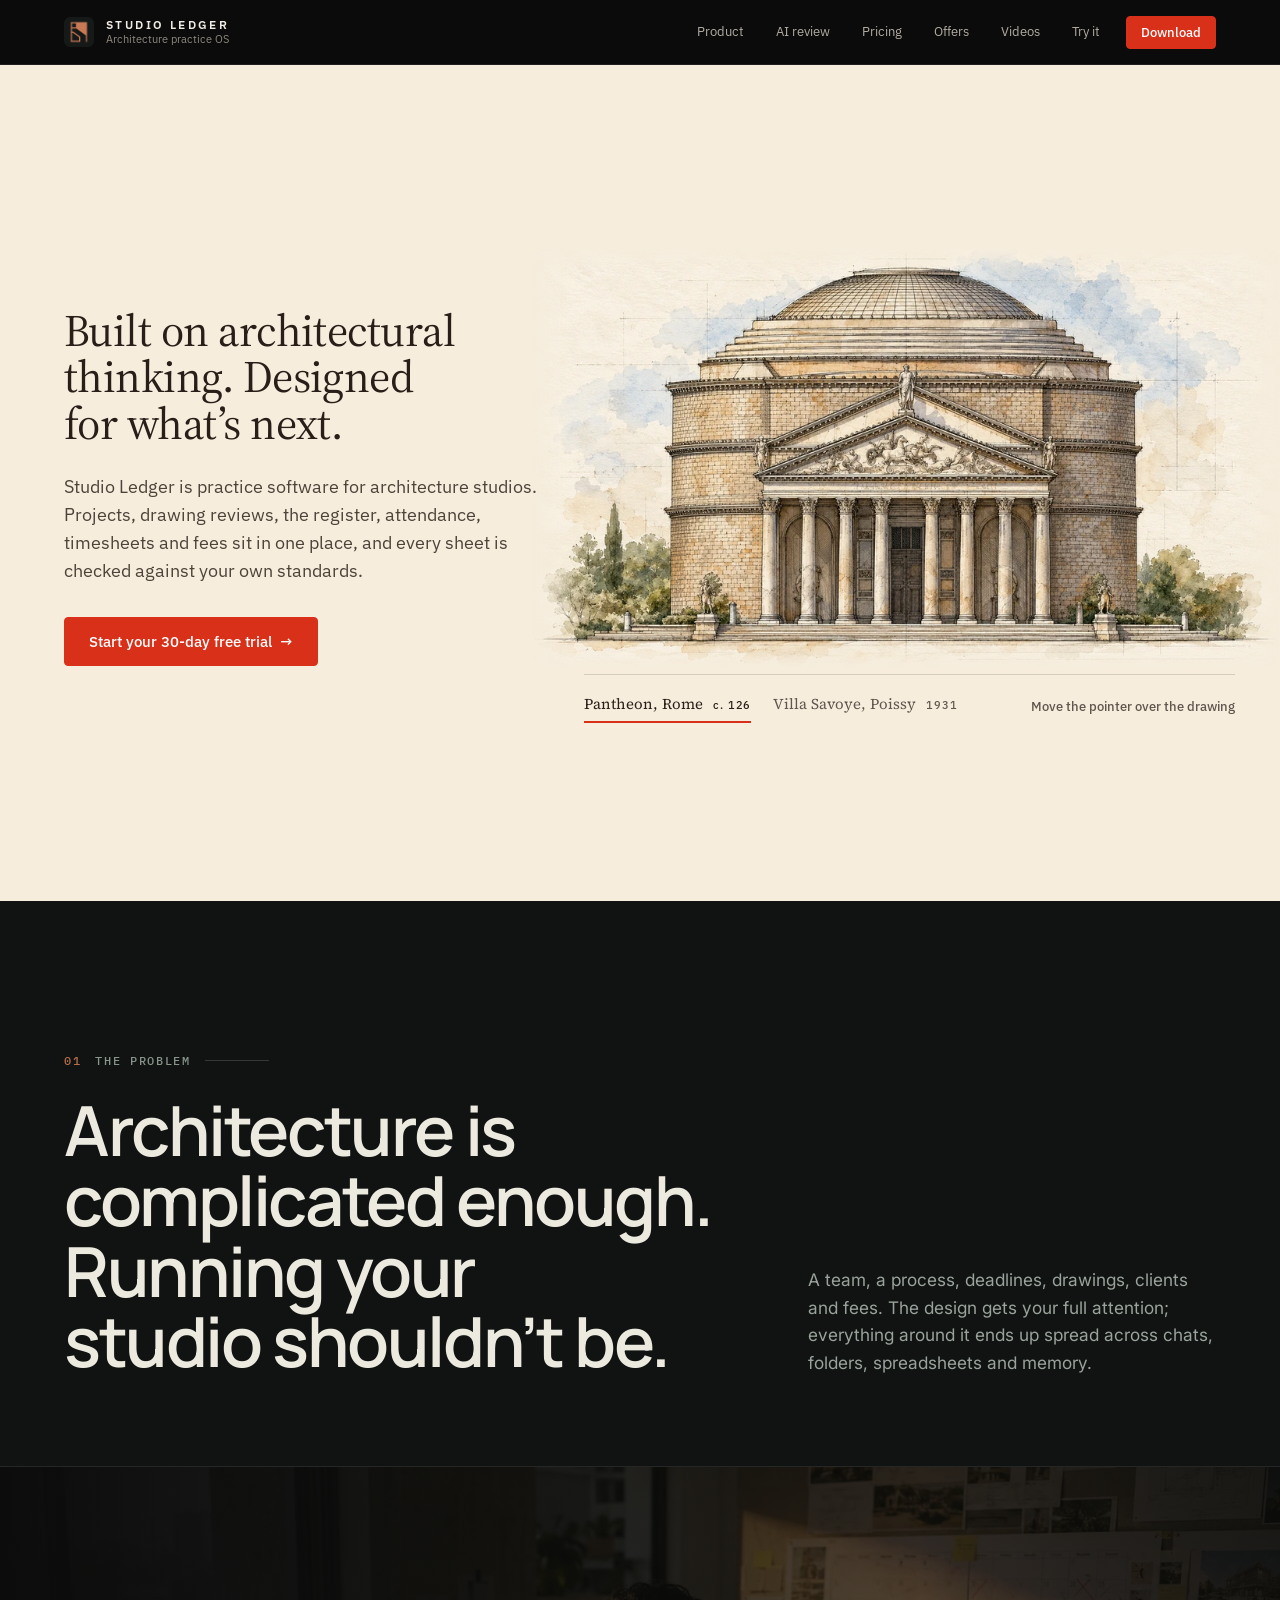
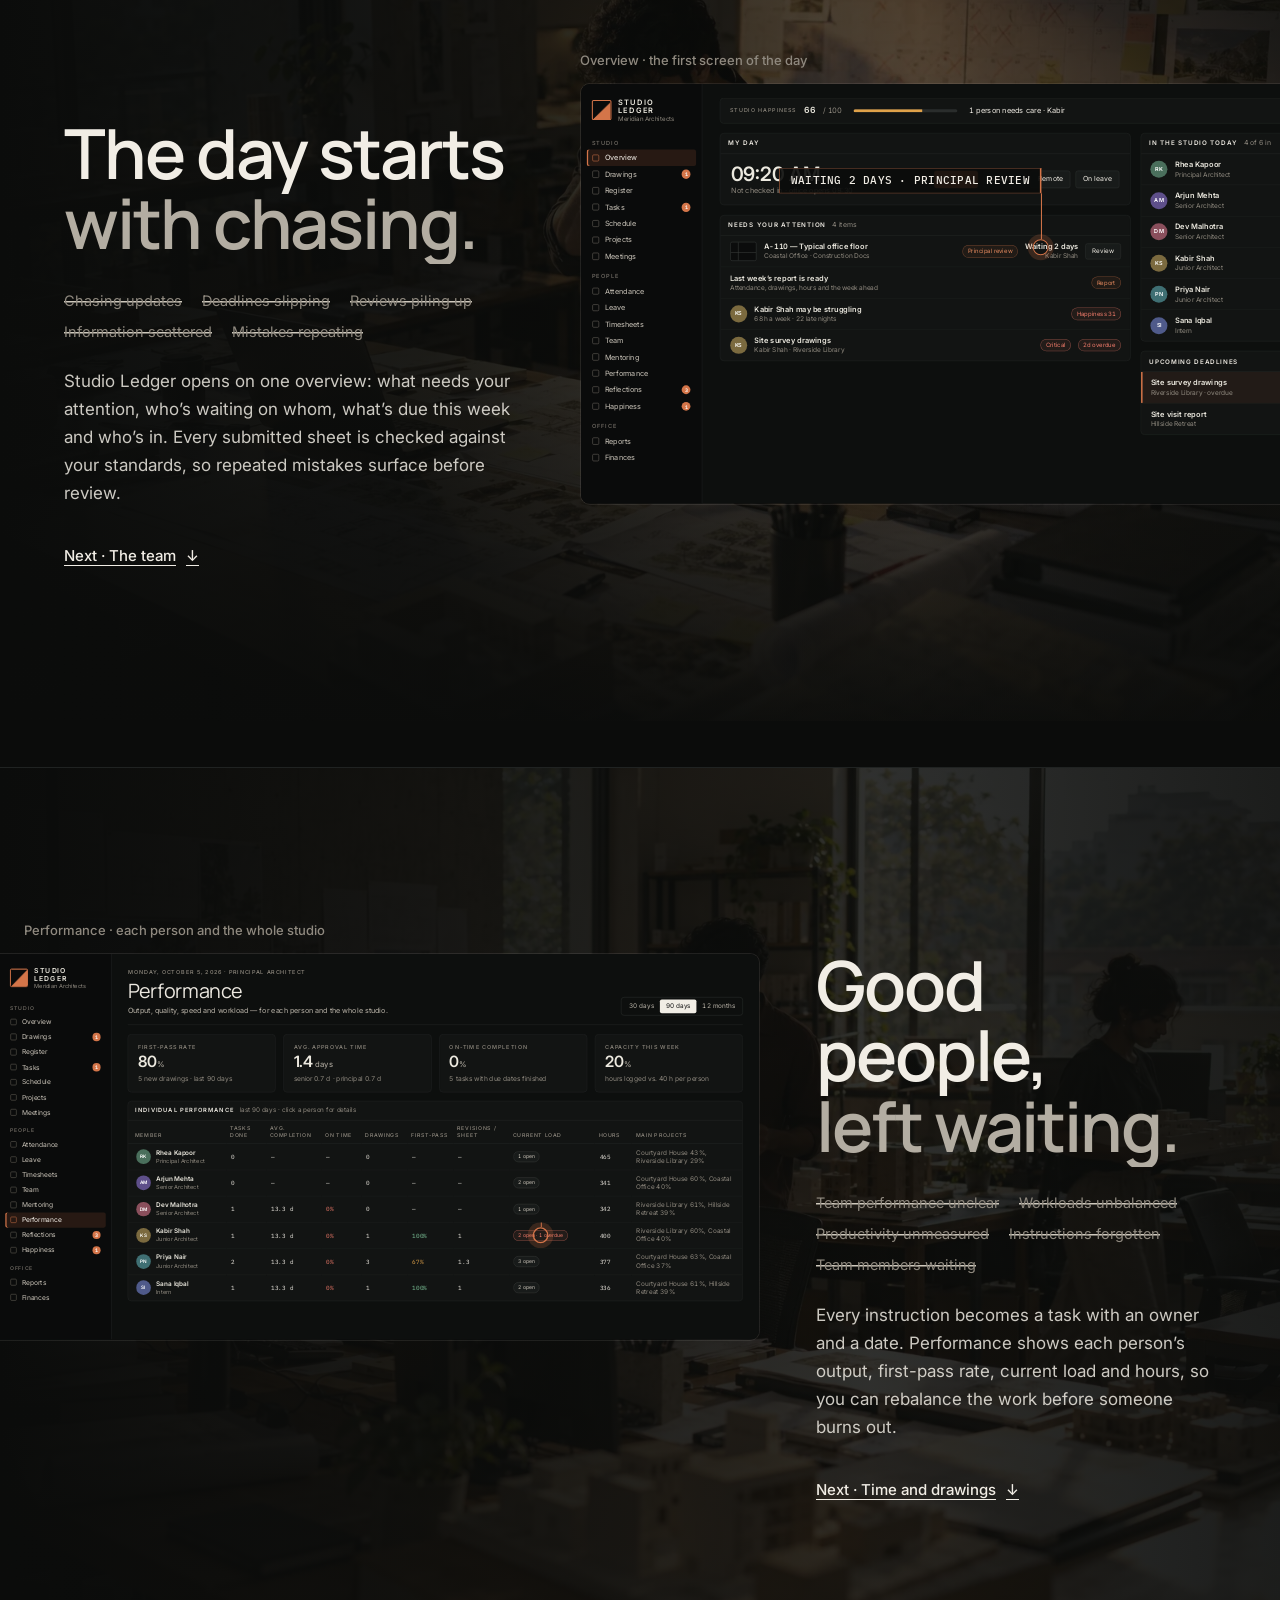
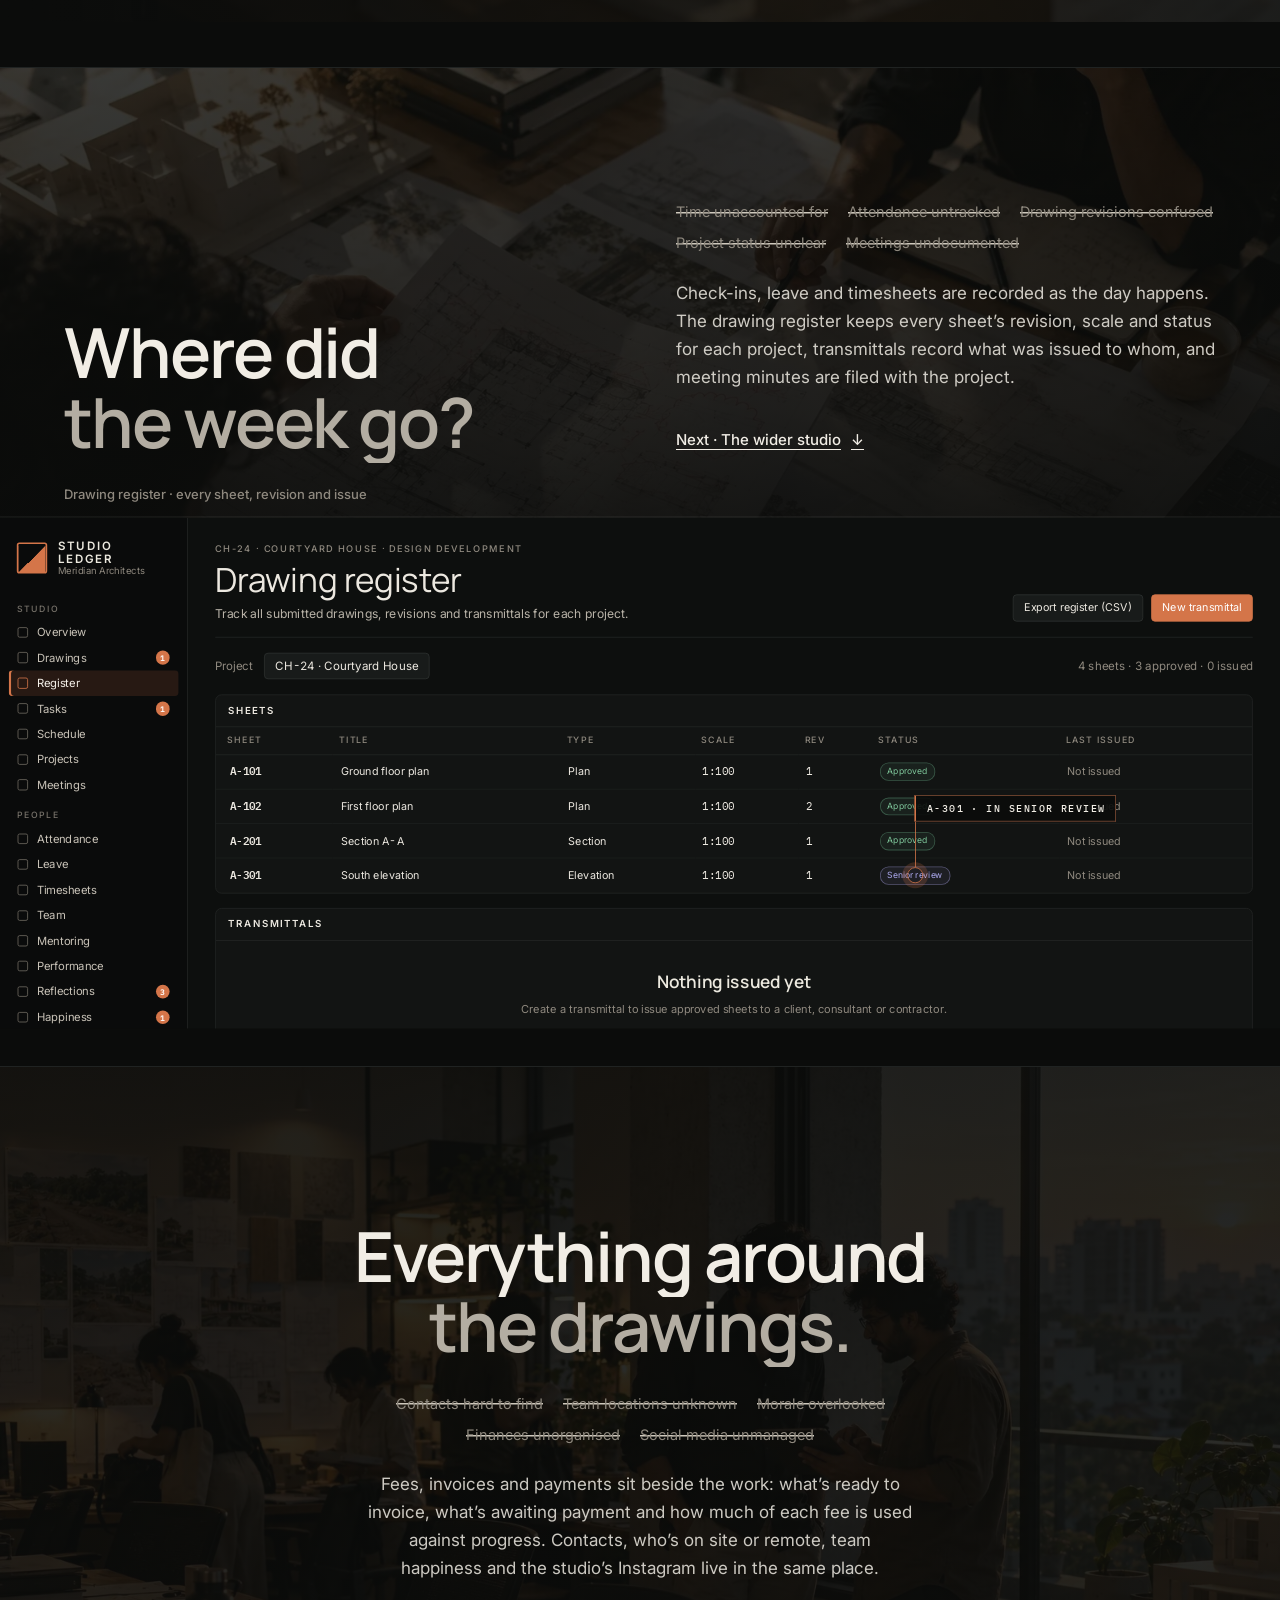
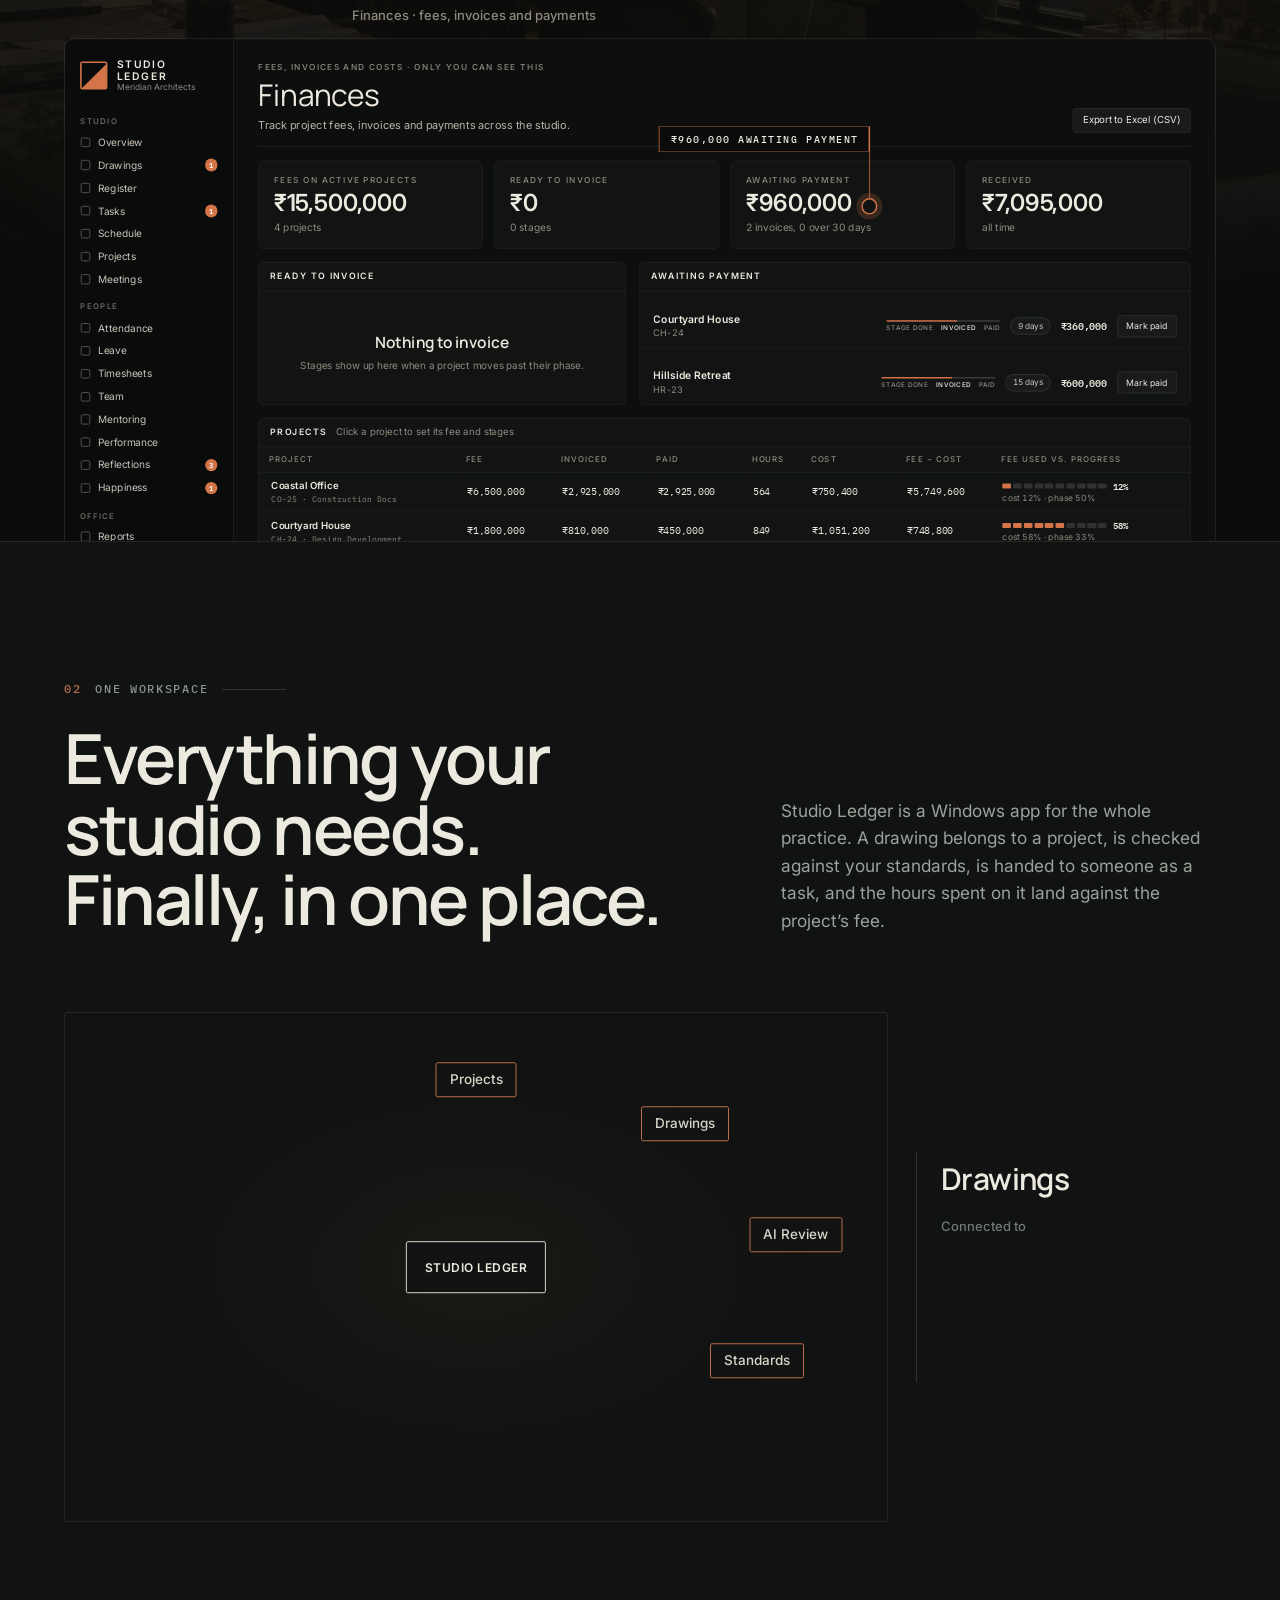
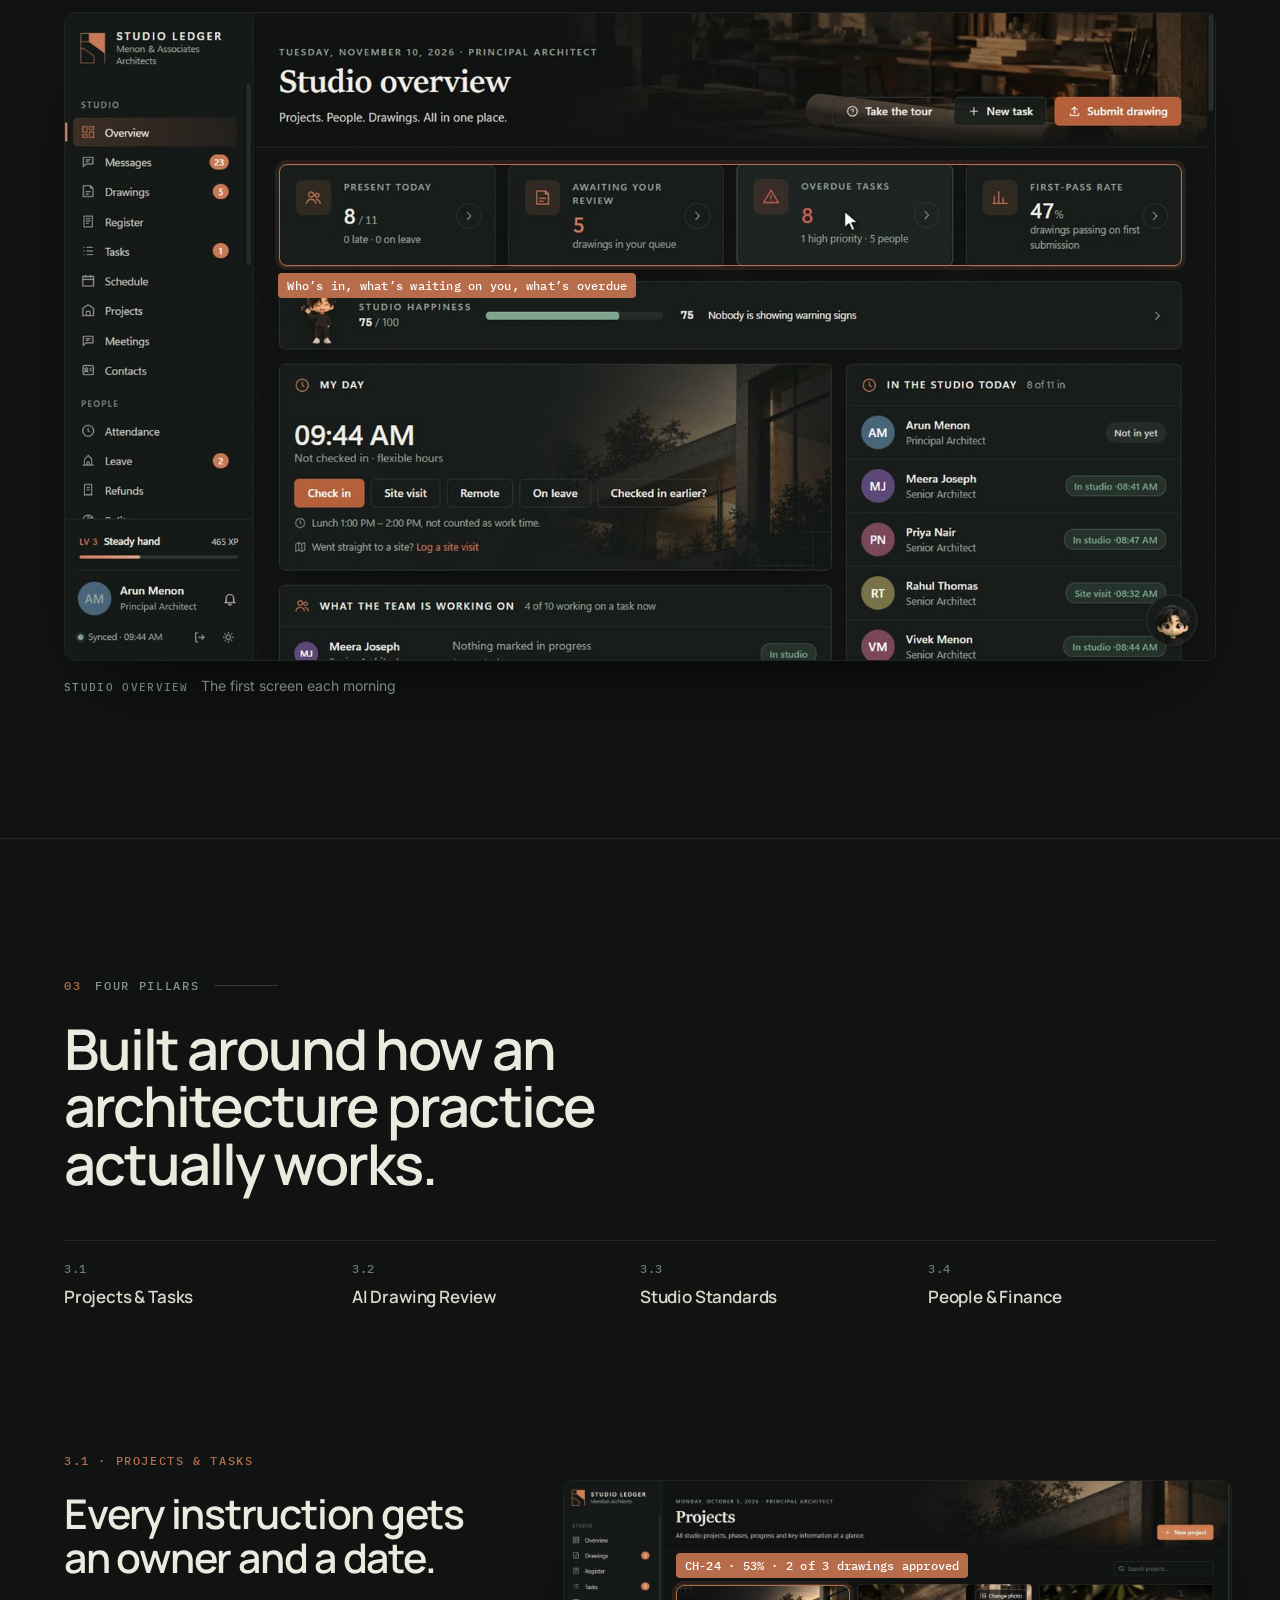
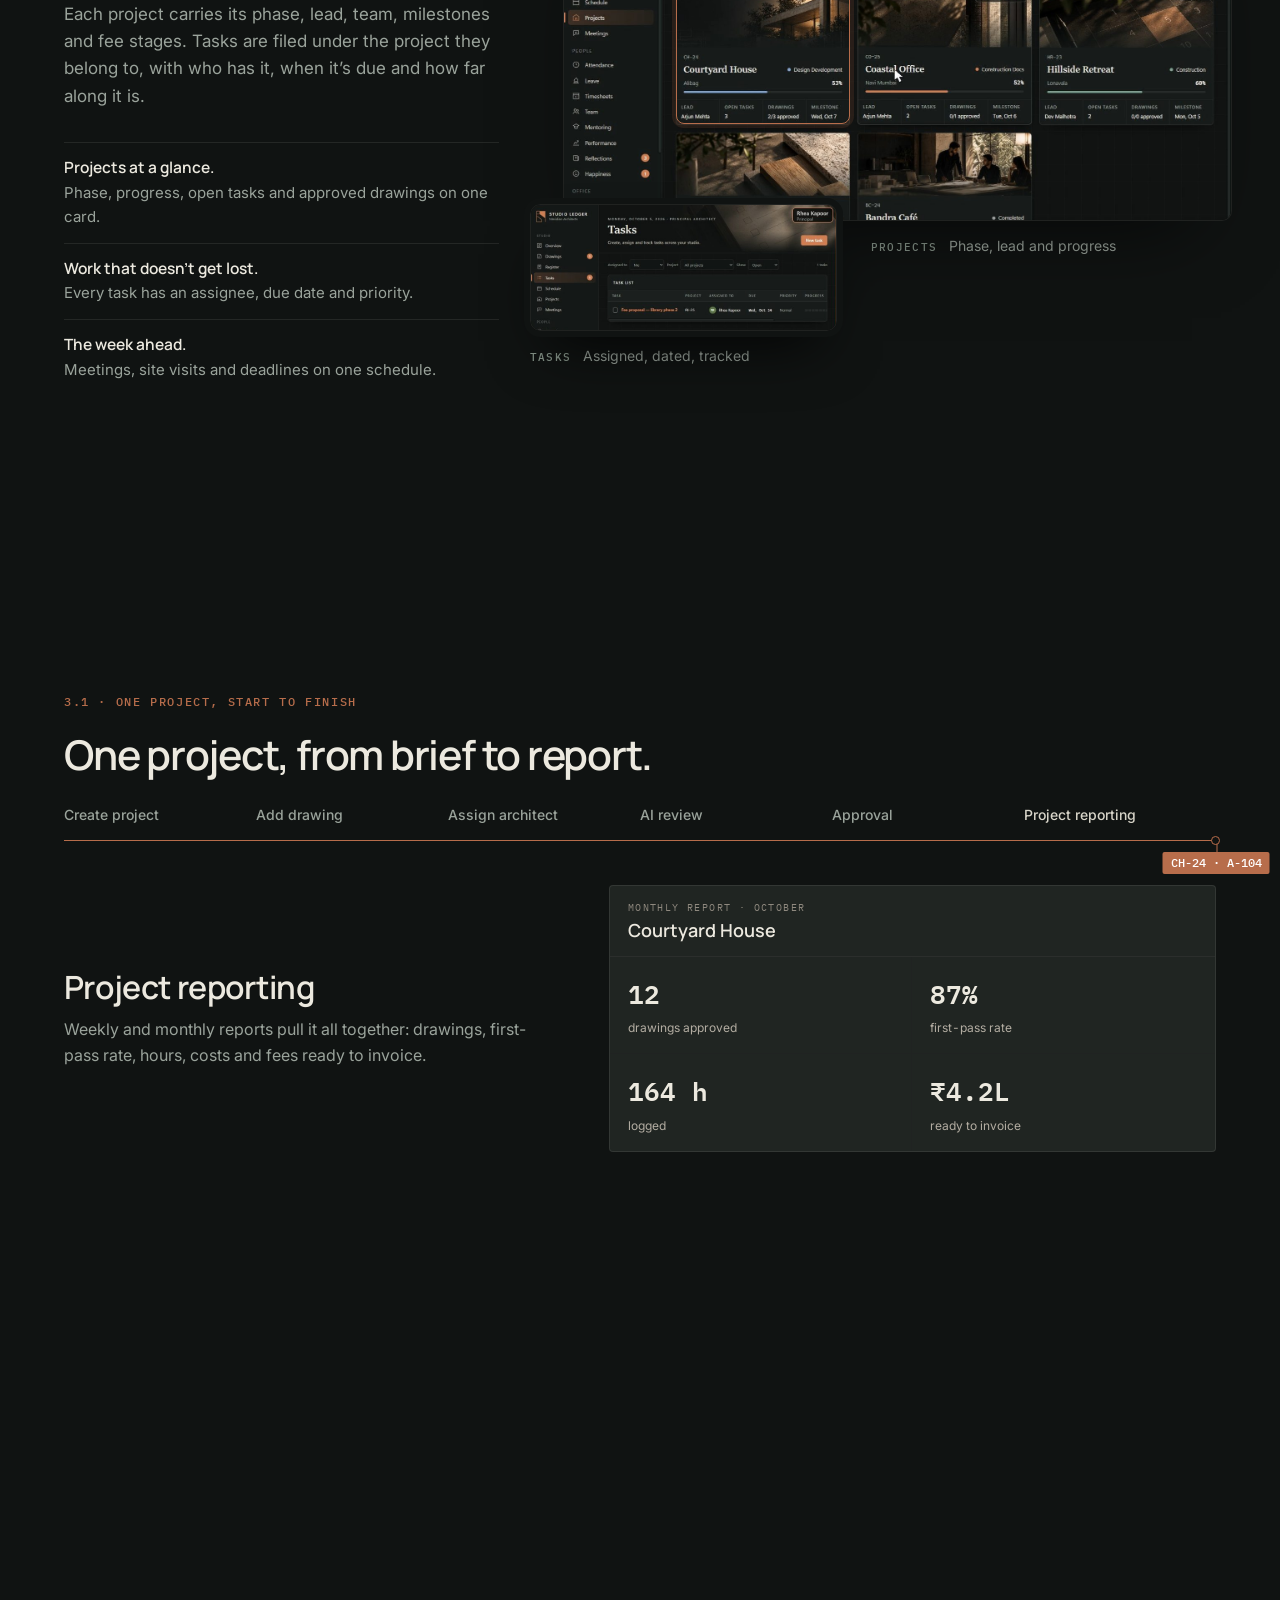
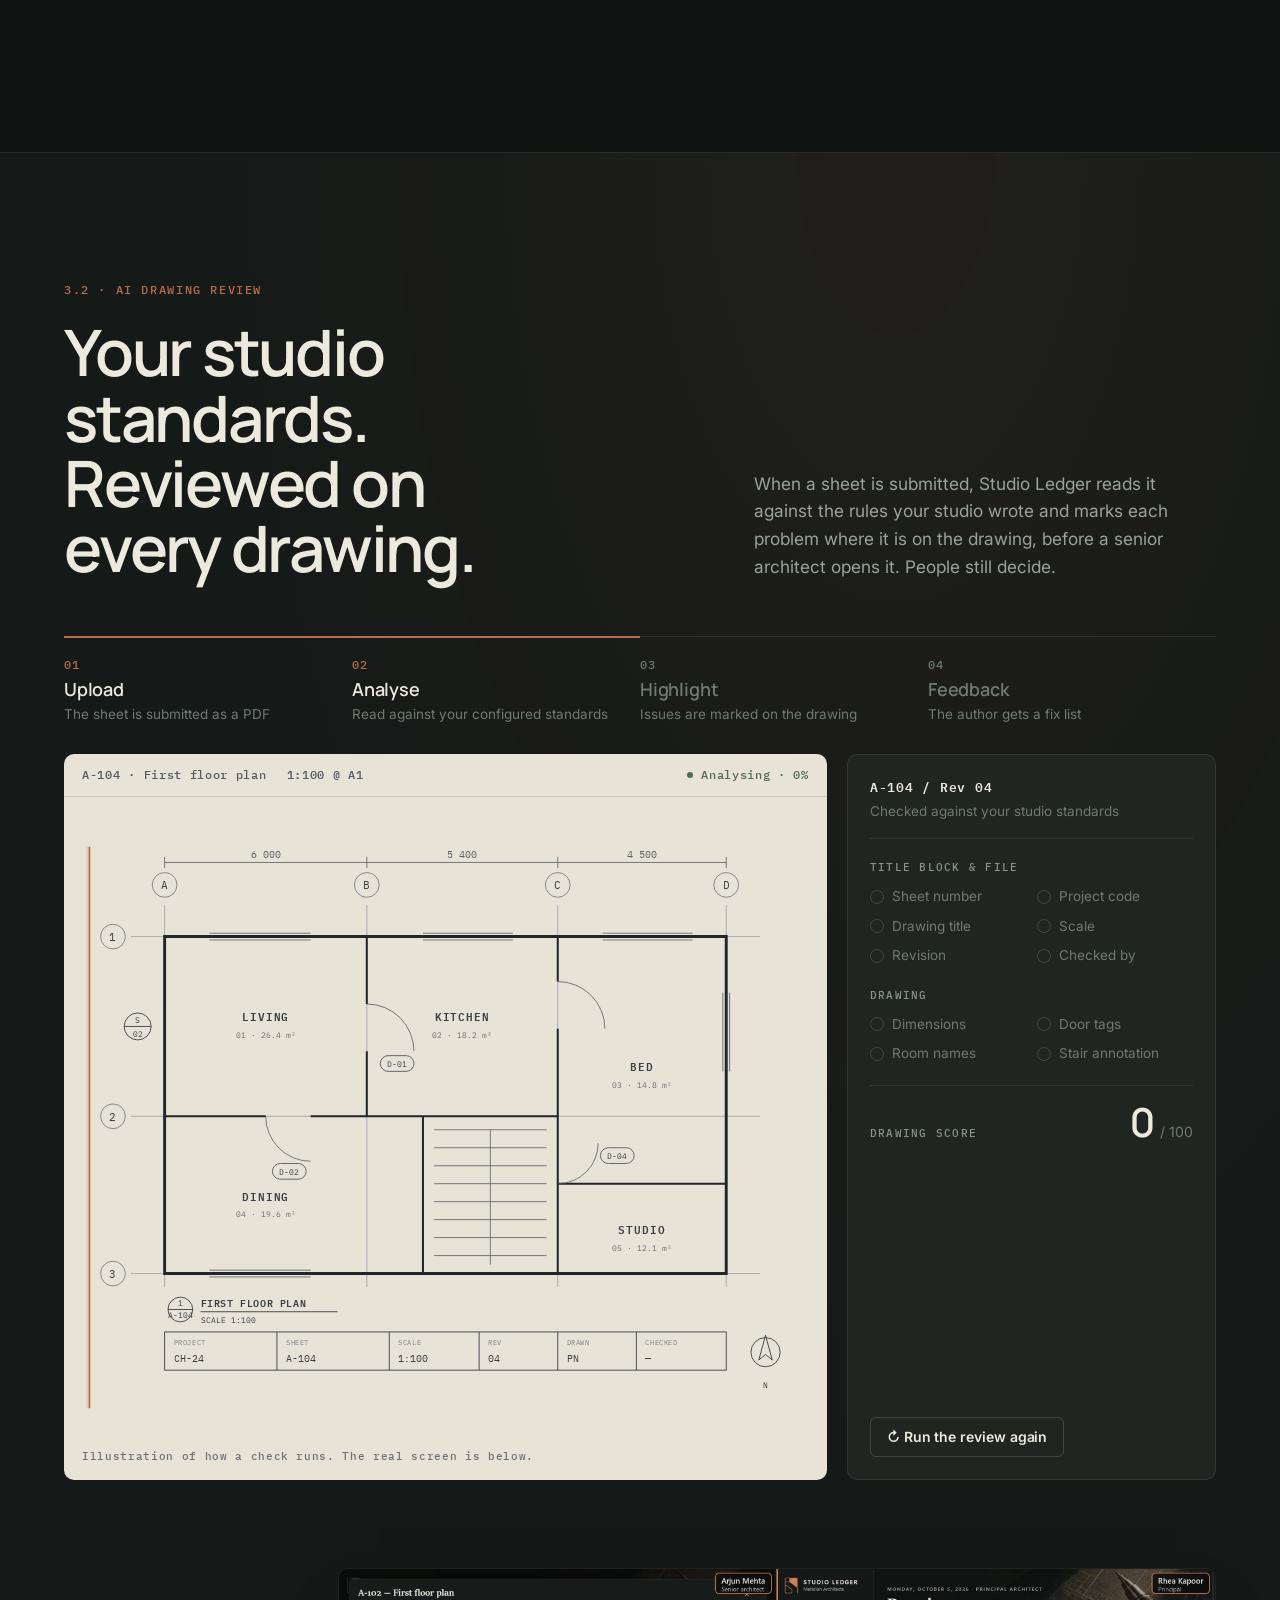
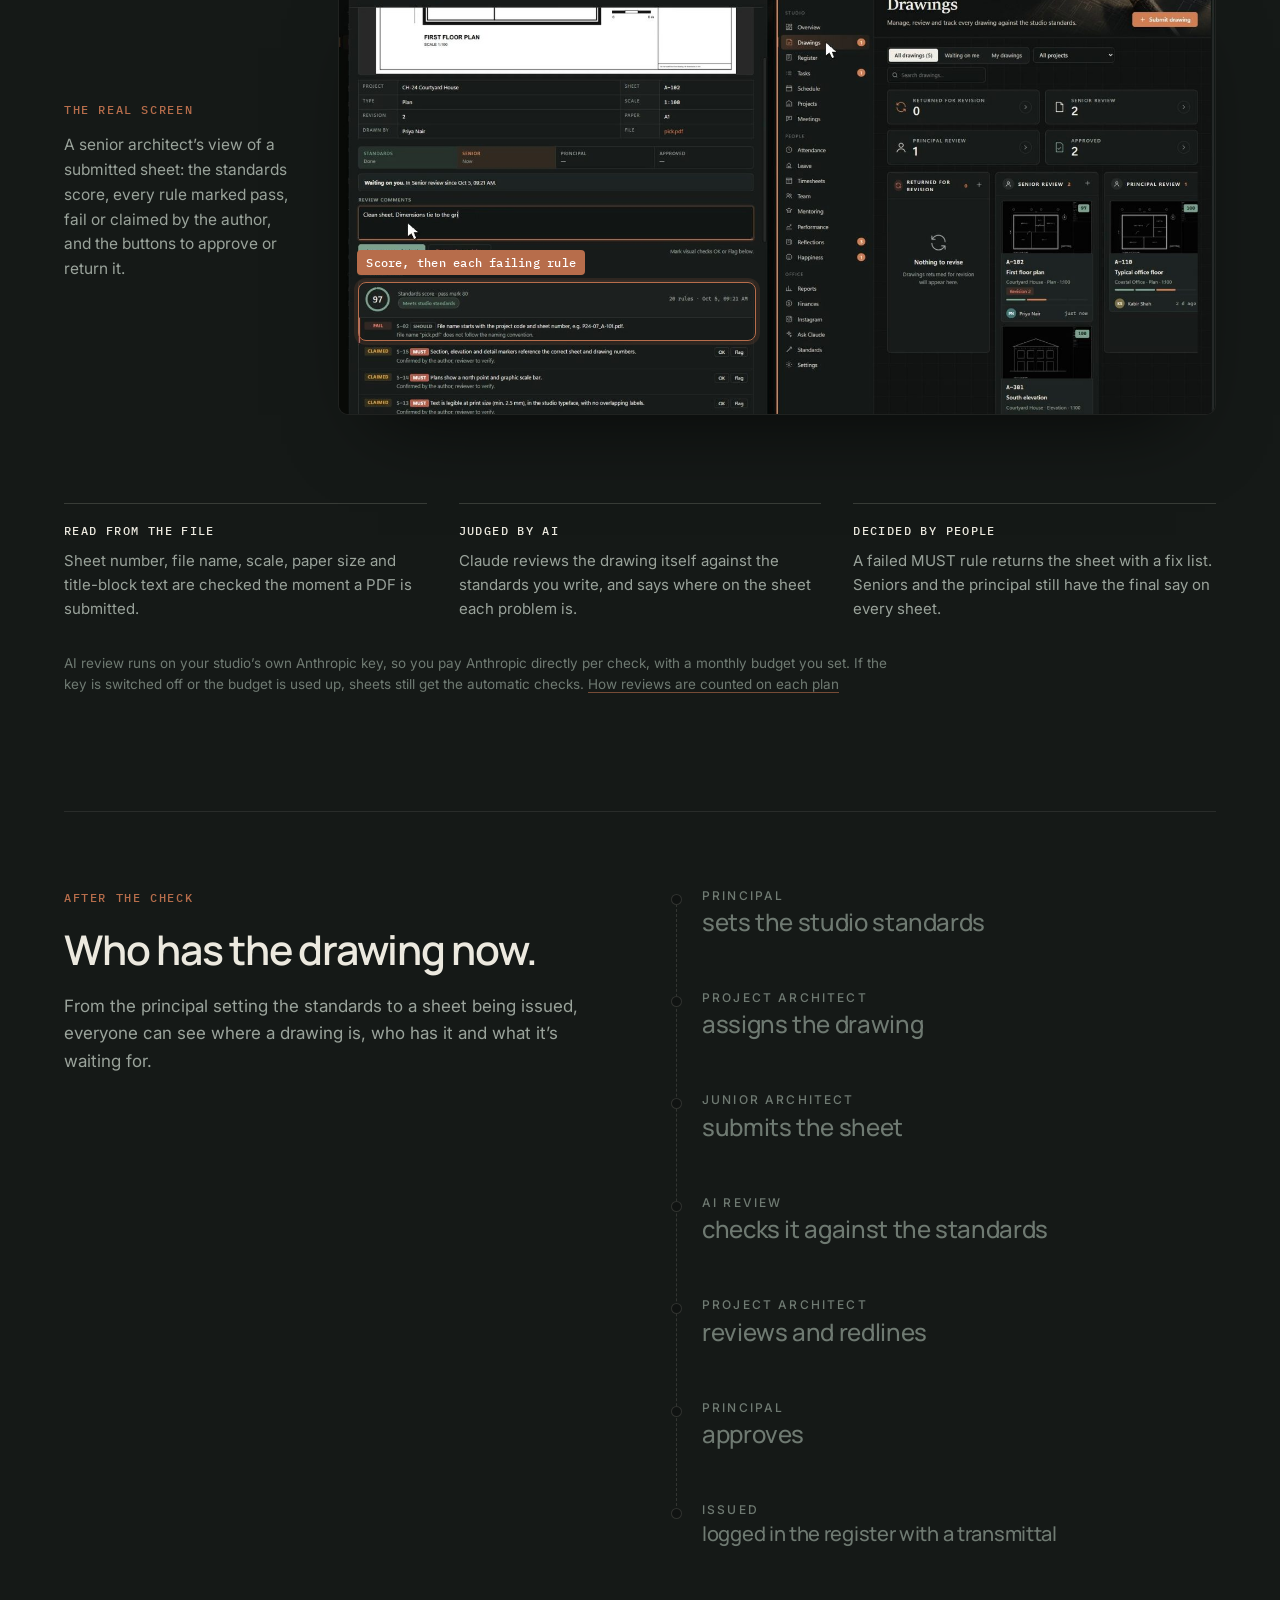
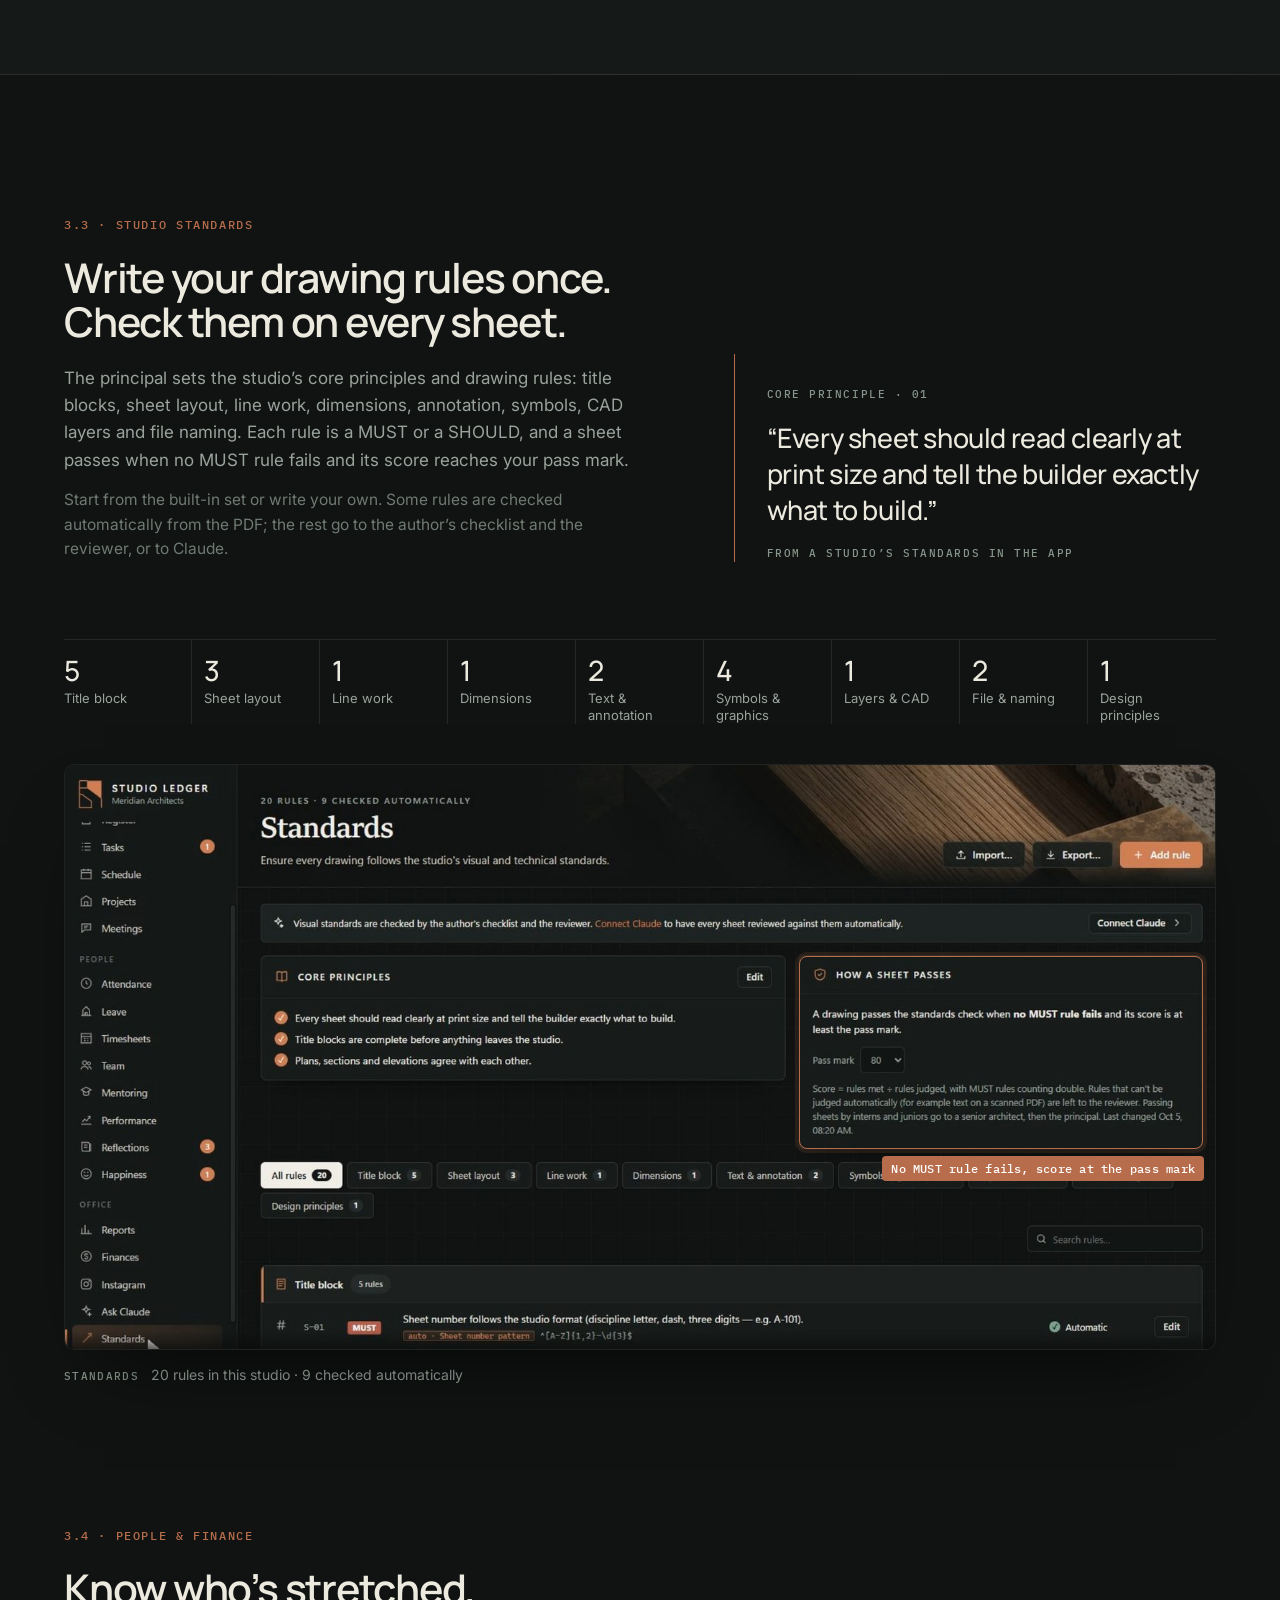
<file: index.html>
<!doctype html>
<html lang="en">
<head>
<meta charset="utf-8">
<meta name="viewport" content="width=device-width, initial-scale=1">
<title>Studio Ledger: practice software for architecture studios</title>
<meta name="description" content="Behind every great design is a team, a process and a hundred moving parts. Studio Ledger keeps an architecture studio's projects, drawings, people, time and finance in sync, in one workspace. 30-day free trial.">
<meta name="theme-color" content="#f5f1ea">
<link rel="icon" type="image/png" href="assets/icon.png">
<link rel="apple-touch-icon" href="assets/icon.png">
<meta property="og:type" content="website">
<meta property="og:title" content="Studio Ledger: practice software for architecture studios">
<meta property="og:description" content="A team, a process and a hundred moving parts, kept in sync. Projects, drawings, people, standards, time and finance in one workspace built for architecture studios.">
<link rel="canonical" href="https://studioledger.in/">
<meta property="og:url" content="https://studioledger.in/">
<meta property="og:image" content="https://studioledger.in/assets/og.jpg">
<meta name="twitter:card" content="summary_large_image">
<link rel="preconnect" href="https://fonts.googleapis.com">
<link rel="preconnect" href="https://fonts.gstatic.com" crossorigin>
<link rel="stylesheet" href="https://fonts.googleapis.com/css2?family=IBM+Plex+Sans:wght@400;500;600&family=Source+Serif+4:opsz,wght@8..60,400;8..60,500;8..60,600&display=swap">
<link rel="stylesheet" href="https://fonts.googleapis.com/css2?family=IBM+Plex+Mono:wght@400;500&family=Inter:wght@400;500;600&family=Manrope:wght@500;600;700&display=swap">
<link rel="stylesheet" href="styles.css?v=20261113">
<link rel="stylesheet" href="site.css?v=20261115b">
<script type="application/ld+json">
{"@context":"https://schema.org","@type":"SoftwareApplication","name":"Studio Ledger","operatingSystem":"Windows 10, Windows 11","applicationCategory":"BusinessApplication","description":"Practice management for architecture studios: AI drawing review against studio standards, approvals, drawing register, attendance, leave, timesheets, fees and reports.","offers":[{"@type":"Offer","name":"Solo","price":"0","priceCurrency":"INR"},{"@type":"Offer","name":"Studio","price":"2999","priceCurrency":"INR"},{"@type":"Offer","name":"Practice","price":"6999","priceCurrency":"INR"},{"@type":"Offer","name":"Firm","price":"12999","priceCurrency":"INR"}]}
</script>
<script type="application/ld+json">
{"@context": "https://schema.org", "@graph": [{"@type": "Organization", "@id": "https://studioledger.in/#org", "name": "Studio Ledger", "url": "https://studioledger.in/", "logo": "https://studioledger.in/assets/icon.png", "email": "thepincstudio@gmail.com", "parentOrganization": {"@type": "Organization", "name": "The Pinc Studio"}, "sameAs": ["https://www.youtube.com/@studio_ledger", "https://www.instagram.com/studioledger.in/"]}, {"@type": "WebSite", "@id": "https://studioledger.in/#site", "name": "Studio Ledger", "url": "https://studioledger.in/", "publisher": {"@id": "https://studioledger.in/#org"}}]}
</script>
<script type="application/ld+json">
{"@context": "https://schema.org", "@type": "FAQPage", "mainEntity": [{"@type": "Question", "name": "What is included in the 30-day trial?", "acceptedAnswer": {"@type": "Answer", "text": "Every feature for the whole team, with no card needed. After 30 days a principal chooses a plan; choose annual billing and you get two months free."}}, {"@type": "Question", "name": "Is there a phone app?", "acceptedAnswer": {"@type": "Answer", "text": "Yes, for Android, for principals, senior architects and the office admin: who’s in and who’s late, leave and drawings waiting on you, tasks, the schedule and the studio’s chats, with approvals from the phone. Fees, happiness and complaints go only to principals’ phones. Juniors and interns use the desktop app. There is no iPhone app yet."}}, {"@type": "Question", "name": "Does it work on Mac?", "acceptedAnswer": {"@type": "Answer", "text": "Not yet. Studio Ledger runs on Windows 10 and 11."}}, {"@type": "Question", "name": "Does it need internet or a server?", "acceptedAnswer": {"@type": "Answer", "text": "It needs the internet: everyone signs in to the Studio Ledger server, which keeps the studio’s records. You don’t run a server yourself. You only need a shared folder in the office (a NAS or a shared drive) for the drawing files."}}, {"@type": "Question", "name": "What do we need before we start?", "acceptedAnswer": {"@type": "Answer", "text": "Windows 10 or 11 (64-bit) on every PC, an internet connection, and a shared folder for drawing files that every PC can open. The setup guide walks through each step."}}, {"@type": "Question", "name": "Windows says “Windows protected your PC”. Is that expected?", "acceptedAnswer": {"@type": "Answer", "text": "Yes. When you run the installer, choose More info → Run anyway."}}, {"@type": "Question", "name": "How do updates work?", "acceptedAnswer": {"@type": "Answer", "text": "Studio Ledger checks for a new version and installs it for you. Settings → Updates & help shows what changed."}}, {"@type": "Question", "name": "What do I need for AI drawing review?", "acceptedAnswer": {"@type": "Answer", "text": "An Anthropic API key from console.anthropic.com, which the principal adds in Settings → Claude review. You pay Anthropic directly for each check and set a monthly budget in Studio Ledger. A Claude Pro or Max chat subscription can’t be used by other apps. Solo includes 100 free sheet checks in total (automatic and Claude together); after that the AI review plan (₹500 a month, or $12 outside India) gives unlimited checks, and paid plans have no cap."}}, {"@type": "Question", "name": "Which file types can be checked?", "acceptedAnswer": {"@type": "Answer", "text": "PDF. Export your sheets from AutoCAD, Revit, ArchiCAD or SketchUp Layout as PDF, as you would for issue. Paper size, sheet number, scale and title-block text are read straight from it."}}, {"@type": "Question", "name": "Does the AI approve drawings?", "acceptedAnswer": {"@type": "Answer", "text": "No. A failed MUST rule returns the sheet with a fix list, but seniors and the principal still have the final say on every sheet."}}, {"@type": "Question", "name": "What happens when the trial ends?", "acceptedAnswer": {"@type": "Answer", "text": "A principal chooses a plan in Settings → Plan & billing and pays in the app. If you don’t, the studio moves to the free Solo plan; a studio with more people or projects than Solo allows becomes read-only. Nothing is deleted, and buying a plan unlocks everything again. Each person gets one free trial."}}, {"@type": "Question", "name": "Can we pay for 3 or 6 months?", "acceptedAnswer": {"@type": "Answer", "text": "Yes. Pay monthly, for 3 months (5% off), 6 months (10% off) or a year (two months free). A principal chooses in Settings → Plan & billing."}}, {"@type": "Question", "name": "What is the early bird?", "acceptedAnswer": {"@type": "Answer", "text": "The first 10 studios to pay for a plan get 30% off every payment for their first 12 months, on any plan and any period. A place is counted when the payment goes through, not when you sign up or start the trial. It isn't available with automatic renewal."}}, {"@type": "Question", "name": "Do I pay per person?", "acceptedAnswer": {"@type": "Answer", "text": "No. Each plan includes a number of people (5, 15 or 30), with a lower price for every extra person on larger plans."}}, {"@type": "Question", "name": "Can a studio outside India use it?", "acceptedAnswer": {"@type": "Answer", "text": "Yes. Studios outside India pay in US dollars by card, with no GST: $69, $149 or $279 a month for Studio, Practice or Firm."}}, {"@type": "Question", "name": "Is there a launch offer?", "acceptedAnswer": {"@type": "Answer", "text": "Yes. From launch until 31 January 2027, send us feedback from Settings → Plan & billing → Launch feedback offer. If it would genuinely make Studio Ledger better, your studio gets a month of its plan free, once per firm. See all offers."}}, {"@type": "Question", "name": "Where is our data kept?", "acceptedAnswer": {"@type": "Answer", "text": "Records such as projects, tasks, attendance and fees are on our server in Mumbai. Drawing files, PDFs and photos stay in your own office folder and are never stored on our servers. The privacy policy lists everyone who handles the data."}}, {"@type": "Question", "name": "What if a plan lapses?", "acceptedAnswer": {"@type": "Answer", "text": "You get 14 days to renew with everything working. After that the studio is read-only, and every record stays viewable."}}, {"@type": "Question", "name": "Can we add files from site?", "acceptedAnswer": {"@type": "Answer", "text": "Link the firm’s Google Drive, and files added away from the office wait there until an office PC moves them into the studio folder."}}, {"@type": "Question", "name": "A PC can’t connect. What do the messages mean?", "acceptedAnswer": {"@type": "Answer", "text": "“Offline · reconnecting” means the internet dropped; changes wait on the PC and are sent when it is back. “Studio folder unreachable” means that PC can’t open the drawing files folder: check the office network."}}, {"@type": "Question", "name": "How do we get help?", "acceptedAnswer": {"@type": "Answer", "text": "Write to us at thepincstudio@gmail.com. We read every message ourselves."}}]}
</script>
</head>
<body>
<a class="skip" href="#main">Skip to content</a>

<header class="nav" id="top">
  <div class="wrap nav-in">
    <a class="brand" href="#top" aria-label="Studio Ledger home">
      <img src="assets/icon.png" alt="" width="30" height="30">
      <span><b>Studio Ledger</b><small>Architecture practice OS</small></span>
    </a>
    <nav class="links" id="links" aria-label="Main">
      <a href="#product">Product</a>
      <a href="#review">AI review</a>
      <a href="#pricing">Pricing</a>
      <a href="#offers">Offers</a>
      <a href="videos.html">Videos</a>
      <a href="try.html">Try it</a>
    </nav>
    <div class="nav-cta">
      <a class="btn sm" data-download href="#start">Download</a>
      <button class="menu" id="menu" aria-expanded="false" aria-controls="links" aria-label="Menu"><span></span><span></span></button>
    </div>
  </div>
  <div class="launch-bar" id="launch-bar" hidden>
    <div class="wrap lb-in">
      <span class="lb-text">Studio Ledger launches <b>15 November</b></span>
      <span class="lb-count" data-cd="short" aria-label="Time until launch"></span>
      <button type="button" class="link lb-notify" data-notify>Get notified</button>
    </div>
  </div>
</header>

<main id="main">

<!-- ============ HERO: two eras on one sheet. The pointer uncovers Villa Savoye under the Pantheon ============ -->
<section class="hero" id="hero" aria-labelledby="hero-title">
  <div class="hero-in">
    <div class="hero-head">
      <h1 id="hero-title">Built on architectural thinking. Designed for what’s next.</h1>
    </div>
    <figure class="plate" id="plate">
      <div class="plate-art" id="plate-art">
        <img class="plate-base" src="assets/hero/pantheon-watercolor-1672.webp" srcset="assets/hero/pantheon-watercolor-960.webp 960w, assets/hero/pantheon-watercolor-1672.webp 1672w" sizes="(max-width: 1080px) 118vw, 62vw" width="1672" height="941" fetchpriority="high" alt="Watercolour and ink elevation of the Pantheon: a coffered dome over a brick drum, fronted by a portico of Corinthian columns under a sculpted pediment.">
        <img class="plate-top" src="assets/hero/villa-savoye-watercolor-1672.webp" srcset="assets/hero/villa-savoye-watercolor-960.webp 960w, assets/hero/villa-savoye-watercolor-1672.webp 1672w" sizes="(max-width: 1080px) 118vw, 62vw" width="1672" height="941" alt="Watercolour elevation of Villa Savoye: a white box with a long ribbon window, raised on slender pilotis among trees.">
        <span class="plate-cursor" id="plate-cursor" aria-hidden="true"></span>
      </div>
      <figcaption class="plate-cap">
        <span class="plate-eras" role="group" aria-label="Choose a drawing">
          <button type="button" data-era="0" aria-pressed="true"><span>Pantheon<em>, Rome</em></span><i>c. 126</i></button>
          <button type="button" data-era="1" aria-pressed="false"><span>Villa Savoye<em>, Poissy</em></span><i>1931</i></button>
        </span>
        <span class="plate-hint" aria-hidden="true"><span class="h-move">Move the pointer over the drawing</span><span class="h-tap">Drag or tap the drawing</span></span>
      </figcaption>
    </figure>
    <div class="hero-body">
      <p class="hero-lede">Studio Ledger is practice software for architecture studios. Projects, drawing reviews, the register, attendance, timesheets and fees sit in one place, and every sheet is checked against your own standards.</p>
      <div class="hero-cta">
        <a class="btn lg" data-download href="#start">Start your 30-day free trial <span aria-hidden="true">→</span></a>
      </div>
    </div>
  </div>
</section>

<div class="v2" id="v2">

<!-- ============ 01 · THE PROBLEM ============ -->
<section class="v2-sec v2-problem" id="problem" aria-labelledby="problem-title">
  <div class="v2-wrap">
    <p class="v2-label" data-rv><span>01</span>The problem</p>
    <div class="pb-top">
      <h2 class="v2-h2" id="problem-title" data-split>Architecture is complicated enough. Running your studio shouldn’t be.</h2>
      <p class="v2-lede" data-rv>A team, a process, deadlines, drawings, clients and fees. The design gets your full attention; everything around it ends up spread across chats, folders, spreadsheets and memory.</p>
    </div>
  </div>

  <div class="v2-story story">
  <div class="chs">
    <article class="ch ch-a" id="ch-1" aria-labelledby="ch-1-h">
      <div class="ch-bg" aria-hidden="true"><img src="assets/story/01.webp" alt="" width="1536" height="1024" loading="lazy"></div>
      <div class="ch-in">
        <div class="ch-text">
          <h3 class="ch-h" id="ch-1-h"><span class="ln"><span>The day starts</span></span><span class="ln"><span>with chasing.</span></span></h3>
          <ul class="ch-probs" aria-label="Problems"><li><span class="strike">Chasing updates</span></li><li><span class="strike">Deadlines slipping</span></li><li><span class="strike">Reviews piling up</span></li><li><span class="strike">Information scattered</span></li><li><span class="strike">Mistakes repeating</span></li></ul>
          <p class="ch-fix">Studio Ledger opens on one overview: what needs your attention, who’s waiting on whom, what’s due this week and who’s in. Every submitted sheet is checked against your standards, so repeated mistakes surface before review.</p>
          <a class="ch-next" href="#ch-2">Next · The team <span aria-hidden="true">↓</span></a>
        </div>
        <figure class="ch-shot">
          <div class="ch-frame"><div class="ch-pic"><div class="aw" data-ui role="img" aria-label="Studio Ledger overview: my day, the four items that need attention including A-110 waiting two days for principal review, who is in the studio today, and upcoming deadlines."><div class="aw-side"><div class="aw-brand"><i></i><b>Studio Ledger</b><small>Meridian Architects</small></div><p>Studio</p><ul><li class="on"><i></i>Overview</li><li><i></i>Drawings<em>1</em></li><li><i></i>Register</li><li><i></i>Tasks<em>1</em></li><li><i></i>Schedule</li><li><i></i>Projects</li><li><i></i>Meetings</li></ul><p>People</p><ul><li><i></i>Attendance</li><li><i></i>Leave</li><li><i></i>Timesheets</li><li><i></i>Team</li><li><i></i>Mentoring</li><li><i></i>Performance</li><li><i></i>Reflections<em>3</em></li><li><i></i>Happiness<em>1</em></li></ul><p>Office</p><ul><li><i></i>Reports</li><li><i></i>Finances</li></ul></div><div class="aw-main"><div class="aw-strip"><span class="aw-kick">Studio happiness</span><b>66</b><span class="aw-dim">/ 100</span><span class="aw-bar"><i style="--w:.66"></i></span><span>1 person needs care · Kabir</span></div><div class="aw-cols"><div><div class="aw-panel aw-day"><div class="aw-ph">My day</div><div class="aw-day-in"><div><b class="aw-time">09:20 AM</b><span class="aw-dim">Not checked in · office opens 09:30</span></div><div class="aw-btns"><span class="aw-btn pri">Check in</span><span class="aw-btn">Site visit</span><span class="aw-btn">Remote</span><span class="aw-btn">On leave</span></div></div></div><div class="aw-panel"><div class="aw-ph">Needs your attention <small>4 items</small></div><div class="aw-row"><span class="aw-thumb"></span><div class="aw-grow"><b>A-110 — Typical office floor</b><span class="aw-dim">Coastal Office · Construction Docs</span></div><span class="aw-chip warn">Principal review</span><div class="aw-r aw-wait"><b class="aw-amber">Waiting 2 days</b><span class="aw-dim">Kabir Shah</span><span class="ch-note" style="--x: 30%; --y: 30%" data-side="left"><span>Waiting 2 days · principal review</span></span></div><span class="aw-btn">Review</span></div><div class="aw-row"><div class="aw-grow"><b>Last week’s report is ready</b><span class="aw-dim">Attendance, drawings, hours and the week ahead</span></div><span class="aw-chip warn">Report</span></div><div class="aw-row"><span class="aw-av t4">KS</span><div class="aw-grow"><b>Kabir Shah may be struggling</b><span class="aw-dim">68 h a week · 22 late nights</span></div><span class="aw-chip bad">Happiness 31</span></div><div class="aw-row"><span class="aw-av t4">KS</span><div class="aw-grow"><b>Site survey drawings</b><span class="aw-dim">Kabir Shah · Riverside Library</span></div><span class="aw-chip bad">Critical</span><span class="aw-chip bad">2d overdue</span></div></div></div><div><div class="aw-panel"><div class="aw-ph">In the studio today <small>4 of 6 in</small></div><div class="aw-row"><span class="aw-av t1">RK</span><div class="aw-grow"><b>Rhea Kapoor</b><span class="aw-dim">Principal Architect</span></div><span class="aw-chip">Not in yet</span></div><div class="aw-row"><span class="aw-av t2">AM</span><div class="aw-grow"><b>Arjun Mehta</b><span class="aw-dim">Senior Architect</span></div><span class="aw-chip ok">In studio · 09:02 AM</span></div><div class="aw-row"><span class="aw-av t3">DM</span><div class="aw-grow"><b>Dev Malhotra</b><span class="aw-dim">Senior Architect</span></div><span class="aw-chip ok">Site visit · 08:45 AM</span></div><div class="aw-row"><span class="aw-av t4">KS</span><div class="aw-grow"><b>Kabir Shah</b><span class="aw-dim">Junior Architect</span></div><span class="aw-chip ok">In studio · 09:14 AM</span></div><div class="aw-row"><span class="aw-av t5">PN</span><div class="aw-grow"><b>Priya Nair</b><span class="aw-dim">Junior Architect</span></div><span class="aw-chip">Not in yet</span></div><div class="aw-row"><span class="aw-av t6">SI</span><div class="aw-grow"><b>Sana Iqbal</b><span class="aw-dim">Intern</span></div><span class="aw-chip ok">In studio · 09:08 AM</span></div></div><div class="aw-panel"><div class="aw-ph">Upcoming deadlines <small class="aw-link">View all →</small></div><div class="aw-row hot"><div class="aw-grow"><b>Site survey drawings</b><span class="aw-dim">Riverside Library · overdue</span></div><div class="aw-r"><b>Mon</b><span class="aw-red">Overdue</span></div></div><div class="aw-row"><div class="aw-grow"><b>Site visit report</b><span class="aw-dim">Hillside Retreat</span></div><div class="aw-r"><b>Mon</b><span class="aw-red">Due today</span></div></div></div></div></div></div></div></div></div>
          <figcaption>Overview · the first screen of the day</figcaption>
        </figure>
      </div>
    </article>

    <article class="ch ch-b" id="ch-2" aria-labelledby="ch-2-h">
      <div class="ch-bg" aria-hidden="true"><img src="assets/story/02.webp" alt="" width="1536" height="1024" loading="lazy"></div>
      <div class="ch-in">
        <figure class="ch-shot">
          <div class="ch-frame"><div class="ch-pic"><div class="aw" data-ui role="img" aria-label="Studio Ledger performance: first-pass rate 80%, average approval time 1.4 days, on-time completion and capacity this week, then each person’s tasks, drawings, first-pass rate, current load and hours. Kabir Shah has 2 open tasks, 1 overdue."><div class="aw-side"><div class="aw-brand"><i></i><b>Studio Ledger</b><small>Meridian Architects</small></div><p>Studio</p><ul><li><i></i>Overview</li><li><i></i>Drawings<em>1</em></li><li><i></i>Register</li><li><i></i>Tasks<em>1</em></li><li><i></i>Schedule</li><li><i></i>Projects</li><li><i></i>Meetings</li></ul><p>People</p><ul><li><i></i>Attendance</li><li><i></i>Leave</li><li><i></i>Timesheets</li><li><i></i>Team</li><li><i></i>Mentoring</li><li class="on"><i></i>Performance</li><li><i></i>Reflections<em>3</em></li><li><i></i>Happiness<em>1</em></li></ul><p>Office</p><ul><li><i></i>Reports</li><li><i></i>Finances</li></ul></div><div class="aw-main"><div class="aw-head"><div><span class="aw-kick">Monday, October 5, 2026 · Principal architect</span><h4>Performance</h4><p>Output, quality, speed and workload — for each person and the whole studio.</p></div><div class="aw-seg"><span>30 days</span><span class="on">90 days</span><span>12 months</span></div></div><div class="aw-kpis"><div class="aw-kpi"><span class="aw-kick">First-pass rate</span><b class="aw-green">80<small>%</small></b><span class="aw-dim">5 new drawings · last 90 days</span></div><div class="aw-kpi"><span class="aw-kick">Avg. approval time</span><b>1.4<small> days</small></b><span class="aw-dim">senior 0.7 d · principal 0.7 d</span></div><div class="aw-kpi"><span class="aw-kick">On-time completion</span><b class="aw-amber">0<small>%</small></b><span class="aw-dim">5 tasks with due dates finished</span></div><div class="aw-kpi"><span class="aw-kick">Capacity this week</span><b>20<small>%</small></b><span class="aw-dim">hours logged vs. 40 h per person</span></div></div><div class="aw-panel"><div class="aw-ph">Individual performance <small>last 90 days · click a person for details</small></div><table class="aw-table perf"><thead><tr><th>Member</th><th>Tasks done</th><th>Avg. completion</th><th>On time</th><th>Drawings</th><th>First-pass</th><th>Revisions / sheet</th><th>Current load</th><th>Hours</th><th>Main projects</th></tr></thead><tbody><tr><td><div class="aw-who"><span class="aw-av t1">RK</span><div><b>Rhea Kapoor</b><span class="aw-dim">Principal Architect</span></div></div></td><td class="m">0</td><td class="m">—</td><td class="m">—</td><td class="m">0</td><td class="m">—</td><td class="m">—</td><td><span class="aw-chip">1 open</span></td><td class="m">465</td><td class="aw-dim">Courtyard House 43%, Riverside Library 29%</td></tr><tr><td><div class="aw-who"><span class="aw-av t2">AM</span><div><b>Arjun Mehta</b><span class="aw-dim">Senior Architect</span></div></div></td><td class="m">0</td><td class="m">—</td><td class="m">—</td><td class="m">0</td><td class="m">—</td><td class="m">—</td><td><span class="aw-chip">2 open</span></td><td class="m">341</td><td class="aw-dim">Courtyard House 60%, Coastal Office 40%</td></tr><tr><td><div class="aw-who"><span class="aw-av t3">DM</span><div><b>Dev Malhotra</b><span class="aw-dim">Senior Architect</span></div></div></td><td class="m">1</td><td class="m">13.3 d</td><td class="m aw-red">0%</td><td class="m">0</td><td class="m">—</td><td class="m">—</td><td><span class="aw-chip">1 open</span></td><td class="m">342</td><td class="aw-dim">Riverside Library 61%, Hillside Retreat 39%</td></tr><tr><td><div class="aw-who"><span class="aw-av t4">KS</span><div><b>Kabir Shah</b><span class="aw-dim">Junior Architect</span></div></div></td><td class="m">1</td><td class="m">13.3 d</td><td class="m aw-red">0%</td><td class="m">1</td><td class="m aw-green">100%</td><td class="m">1</td><td><span class="aw-chip bad">2 open · 1 overdue<span class="ch-note" style="--x: 50%; --y: 50%"><span>2 open · 1 overdue</span></span></span></td><td class="m">400</td><td class="aw-dim">Riverside Library 60%, Coastal Office 40%</td></tr><tr><td><div class="aw-who"><span class="aw-av t5">PN</span><div><b>Priya Nair</b><span class="aw-dim">Junior Architect</span></div></div></td><td class="m">2</td><td class="m">13.3 d</td><td class="m aw-red">0%</td><td class="m">3</td><td class="m aw-amber">67%</td><td class="m">1.3</td><td><span class="aw-chip">3 open</span></td><td class="m">377</td><td class="aw-dim">Courtyard House 63%, Coastal Office 37%</td></tr><tr><td><div class="aw-who"><span class="aw-av t6">SI</span><div><b>Sana Iqbal</b><span class="aw-dim">Intern</span></div></div></td><td class="m">1</td><td class="m">13.3 d</td><td class="m aw-red">0%</td><td class="m">1</td><td class="m aw-green">100%</td><td class="m">1</td><td><span class="aw-chip">2 open</span></td><td class="m">336</td><td class="aw-dim">Courtyard House 61%, Hillside Retreat 39%</td></tr></tbody></table></div></div></div></div></div>
          <figcaption>Performance · each person and the whole studio</figcaption>
        </figure>
        <div class="ch-text">
          <h3 class="ch-h" id="ch-2-h"><span class="ln"><span>Good people,</span></span><span class="ln"><span>left waiting.</span></span></h3>
          <ul class="ch-probs" aria-label="Problems"><li><span class="strike">Team performance unclear</span></li><li><span class="strike">Workloads unbalanced</span></li><li><span class="strike">Productivity unmeasured</span></li><li><span class="strike">Instructions forgotten</span></li><li><span class="strike">Team members waiting</span></li></ul>
          <p class="ch-fix">Every instruction becomes a task with an owner and a date. Performance shows each person’s output, first-pass rate, current load and hours, so you can rebalance the work before someone burns out.</p>
          <a class="ch-next" href="#ch-3">Next · Time and drawings <span aria-hidden="true">↓</span></a>
        </div>
      </div>
    </article>

    <article class="ch ch-c" id="ch-3" aria-labelledby="ch-3-h">
      <div class="ch-bg" aria-hidden="true"><img src="assets/story/03.webp" alt="" width="1536" height="1024" loading="lazy"></div>
      <div class="ch-in">
        <div class="ch-text">
          <div class="ch-head">
            <h3 class="ch-h" id="ch-3-h"><span class="ln"><span>Where did</span></span><span class="ln"><span>the week go?</span></span></h3>
          </div>
          <div class="ch-body">
            <ul class="ch-probs" aria-label="Problems"><li><span class="strike">Time unaccounted for</span></li><li><span class="strike">Attendance untracked</span></li><li><span class="strike">Drawing revisions confused</span></li><li><span class="strike">Project status unclear</span></li><li><span class="strike">Meetings undocumented</span></li></ul>
            <p class="ch-fix">Check-ins, leave and timesheets are recorded as the day happens. The drawing register keeps every sheet’s revision, scale and status for each project, transmittals record what was issued to whom, and meeting minutes are filed with the project.</p>
            <a class="ch-next" href="#ch-4">Next · The wider studio <span aria-hidden="true">↓</span></a>
          </div>
        </div>
        <figure class="ch-shot">
          <div class="ch-frame"><div class="ch-pic"><div class="aw" data-ui role="img" aria-label="Studio Ledger drawing register for CH-24 Courtyard House: sheets A-101, A-102 and A-201 approved and A-301 South elevation in senior review, with type, scale and revision, and an empty transmittals panel."><div class="aw-side"><div class="aw-brand"><i></i><b>Studio Ledger</b><small>Meridian Architects</small></div><p>Studio</p><ul><li><i></i>Overview</li><li><i></i>Drawings<em>1</em></li><li class="on"><i></i>Register</li><li><i></i>Tasks<em>1</em></li><li><i></i>Schedule</li><li><i></i>Projects</li><li><i></i>Meetings</li></ul><p>People</p><ul><li><i></i>Attendance</li><li><i></i>Leave</li><li><i></i>Timesheets</li><li><i></i>Team</li><li><i></i>Mentoring</li><li><i></i>Performance</li><li><i></i>Reflections<em>3</em></li><li><i></i>Happiness<em>1</em></li></ul><p>Office</p><ul><li><i></i>Reports</li><li><i></i>Finances</li></ul></div><div class="aw-main"><div class="aw-head"><div><span class="aw-kick">CH-24 · Courtyard House · Design development</span><h4>Drawing register</h4><p>Track all submitted drawings, revisions and transmittals for each project.</p></div><div class="aw-btns"><span class="aw-btn">Export register (CSV)</span><span class="aw-btn pri">New transmittal</span></div></div><div class="aw-filter"><span class="aw-dim">Project</span><span class="aw-select">CH-24 · Courtyard House</span><span class="aw-dim aw-right">4 sheets · 3 approved · 0 issued</span></div><div class="aw-panel"><div class="aw-ph">Sheets</div><table class="aw-table"><thead><tr><th>Sheet</th><th>Title</th><th>Type</th><th>Scale</th><th>Rev</th><th>Status</th><th>Last issued</th></tr></thead><tbody><tr><td class="m b">A-101</td><td>Ground floor plan</td><td>Plan</td><td class="m">1:100</td><td class="m">1</td><td><span class="aw-chip ok">Approved</span></td><td class="aw-dim">Not issued</td></tr><tr><td class="m b">A-102</td><td>First floor plan</td><td>Plan</td><td class="m">1:100</td><td class="m">2</td><td><span class="aw-chip ok">Approved</span></td><td class="aw-dim">Not issued</td></tr><tr><td class="m b">A-201</td><td>Section A-A</td><td>Section</td><td class="m">1:100</td><td class="m">1</td><td><span class="aw-chip ok">Approved</span></td><td class="aw-dim">Not issued</td></tr><tr><td class="m b">A-301</td><td>South elevation</td><td>Elevation</td><td class="m">1:100</td><td class="m">1</td><td><span class="aw-chip info">Senior review<span class="ch-note" style="--x: 50%; --y: 50%"><span>A-301 · in senior review</span></span></span></td><td class="aw-dim">Not issued</td></tr></tbody></table></div><div class="aw-panel"><div class="aw-ph">Transmittals</div><div class="aw-empty"><b>Nothing issued yet</b><span class="aw-dim">Create a transmittal to issue approved sheets to a client, consultant or contractor.</span></div></div></div></div></div></div>
          <figcaption>Drawing register · every sheet, revision and issue</figcaption>
        </figure>
      </div>
    </article>

    <article class="ch ch-d" id="ch-4" aria-labelledby="ch-4-h">
      <div class="ch-bg" aria-hidden="true"><img src="assets/story/04.webp" alt="" width="1536" height="1024" loading="lazy"></div>
      <div class="ch-in">
        <div class="ch-text">
          <h3 class="ch-h" id="ch-4-h"><span class="ln"><span>Everything around</span></span><span class="ln"><span>the drawings.</span></span></h3>
          <ul class="ch-probs" aria-label="Problems"><li><span class="strike">Contacts hard to find</span></li><li><span class="strike">Team locations unknown</span></li><li><span class="strike">Morale overlooked</span></li><li><span class="strike">Finances unorganised</span></li><li><span class="strike">Social media unmanaged</span></li></ul>
          <p class="ch-fix">Fees, invoices and payments sit beside the work: what’s ready to invoice, what’s awaiting payment and how much of each fee is used against progress. Contacts, who’s on site or remote, team happiness and the studio’s Instagram live in the same place.</p>
        </div>
        <figure class="ch-shot">
          <div class="ch-frame"><div class="ch-pic"><div class="aw" data-ui role="img" aria-label="Studio Ledger finances: ₹15,500,000 of fees on four active projects, nothing ready to invoice, ₹960,000 awaiting payment over two invoices and ₹7,095,000 received, then each project’s fee, invoiced, paid, hours, cost and fee used against progress."><div class="aw-side"><div class="aw-brand"><i></i><b>Studio Ledger</b><small>Meridian Architects</small></div><p>Studio</p><ul><li><i></i>Overview</li><li><i></i>Drawings<em>1</em></li><li><i></i>Register</li><li><i></i>Tasks<em>1</em></li><li><i></i>Schedule</li><li><i></i>Projects</li><li><i></i>Meetings</li></ul><p>People</p><ul><li><i></i>Attendance</li><li><i></i>Leave</li><li><i></i>Timesheets</li><li><i></i>Team</li><li><i></i>Mentoring</li><li><i></i>Performance</li><li><i></i>Reflections<em>3</em></li><li><i></i>Happiness<em>1</em></li></ul><p>Office</p><ul><li><i></i>Reports</li><li class="on"><i></i>Finances</li></ul></div><div class="aw-main"><div class="aw-head"><div><span class="aw-kick">Fees, invoices and costs · only you can see this</span><h4>Finances</h4><p>Track project fees, invoices and payments across the studio.</p></div><span class="aw-btn">Export to Excel (CSV)</span></div><div class="aw-kpis"><div class="aw-kpi"><span class="aw-kick">Fees on active projects</span><b>₹15,500,000</b><span class="aw-dim">4 projects</span></div><div class="aw-kpi"><span class="aw-kick">Ready to invoice</span><b>₹0</b><span class="aw-dim">0 stages</span></div><div class="aw-kpi"><span class="aw-kick">Awaiting payment</span><b>₹960,000</b><span class="aw-dim">2 invoices, 0 over 30 days</span><span class="ch-note" style="--x: 62%; --y: 52%" data-side="left"><span>₹960,000 awaiting payment</span></span></div><div class="aw-kpi"><span class="aw-kick">Received</span><b class="aw-green">₹7,095,000</b><span class="aw-dim">all time</span></div></div><div class="aw-cols pay"><div class="aw-panel"><div class="aw-ph">Ready to invoice</div><div class="aw-empty"><b>Nothing to invoice</b><span class="aw-dim">Stages show up here when a project moves past their phase.</span></div></div><div class="aw-panel"><div class="aw-ph">Awaiting payment</div><div class="aw-row"><div class="aw-grow"><b>Courtyard House</b><span class="aw-dim">CH-24</span></div><div class="aw-track"><i></i><span>Stage done</span><span class="on">Invoiced</span><span>Paid</span></div><span class="aw-chip">9 days</span><b class="m">₹360,000</b><span class="aw-btn">Mark paid</span></div><div class="aw-row"><div class="aw-grow"><b>Hillside Retreat</b><span class="aw-dim">HR-23</span></div><div class="aw-track"><i></i><span>Stage done</span><span class="on">Invoiced</span><span>Paid</span></div><span class="aw-chip">15 days</span><b class="m">₹600,000</b><span class="aw-btn">Mark paid</span></div></div></div><div class="aw-panel"><div class="aw-ph">Projects <small>Click a project to set its fee and stages</small></div><table class="aw-table"><thead><tr><th>Project</th><th>Fee</th><th>Invoiced</th><th>Paid</th><th>Hours</th><th>Cost</th><th>Fee − cost</th><th>Fee used vs. progress</th></tr></thead><tbody><tr><td><b>Coastal Office</b><span class="aw-dim m">CO-25 · Construction Docs</span></td><td class="m">₹6,500,000</td><td class="m">₹2,925,000</td><td class="m">₹2,925,000</td><td class="m">564</td><td class="m">₹750,400</td><td class="m">₹5,749,600</td><td><div class="aw-segbar"><i class="on"></i><i class=""></i><i class=""></i><i class=""></i><i class=""></i><i class=""></i><i class=""></i><i class=""></i><i class=""></i><i class=""></i><b class="m">12%</b></div><span class="aw-dim">cost 12% · phase 50%</span></td></tr><tr><td><b>Courtyard House</b><span class="aw-dim m">CH-24 · Design Development</span></td><td class="m">₹1,800,000</td><td class="m">₹810,000</td><td class="m">₹450,000</td><td class="m">849</td><td class="m">₹1,051,200</td><td class="m">₹748,800</td><td><div class="aw-segbar"><i class="on"></i><i class="on"></i><i class="on"></i><i class="on"></i><i class="on"></i><i class="on"></i><i class=""></i><i class=""></i><i class=""></i><i class=""></i><b class="m">58%</b></div><span class="aw-dim">cost 58% · phase 33%</span></td></tr><tr><td><b>Hillside Retreat</b><span class="aw-dim m">HR-23 · Construction</span></td><td class="m">₹3,000,000</td><td class="m">₹3,000,000</td><td class="m">₹2,400,000</td><td class="m">263</td><td class="m">₹231,700</td><td class="m">₹2,768,300</td><td><div class="aw-segbar"><i class="on"></i><i class=""></i><i class=""></i><i class=""></i><i class=""></i><i class=""></i><i class=""></i><i class=""></i><i class=""></i><i class=""></i><b class="m">8%</b></div><span class="aw-dim">cost 8% · phase 83%</span></td></tr></tbody></table></div></div></div></div></div>
          <figcaption>Finances · fees, invoices and payments</figcaption>
        </figure>
      </div>
    </article>
  </div>
  </div>
</section>

<!-- ============ 02 · THE TRANSFORMATION ============ -->
<section class="v2-sec v2-hub" id="product" aria-labelledby="hub-title">
  <div class="v2-wrap">
    <p class="v2-label" data-rv><span>02</span>One workspace</p>
    <div class="hub-top">
      <h2 class="v2-h2" id="hub-title" data-split>Everything your studio needs. Finally, in one place.</h2>
      <p class="v2-lede" data-rv>Studio Ledger is a Windows app for the whole practice. A drawing belongs to a project, is checked against your standards, is handed to someone as a task, and the hours spent on it land against the project’s fee.</p>
    </div>
  </div>

  <div class="v2-wrap v2-sys">
    <div class="sys-wrap">
      <div class="sys" id="sys">
        <svg class="sys-lines" id="sys-lines" viewBox="0 0 1000 620" preserveAspectRatio="none" aria-hidden="true"></svg>
        <div class="sys-core"><b>Studio Ledger</b></div>
      </div>
      <aside class="sys-info" aria-live="polite">
        <p class="sys-count" id="sys-code"></p>
        <h3 id="sys-title">Drawings</h3>
        <p id="sys-text"></p>
        <p class="sys-links-h">Connected to</p>
        <div class="sys-chips" id="sys-chips"></div>
      </aside>
    </div>
    <figure class="hub-shot">
      <div class="v2-shot" data-zoom>
        <img src="assets/app/overview.jpg" alt="Studio Ledger studio overview: present today 8 of 11, five drawings awaiting review, eight overdue tasks, a 47% first-pass rate, the studio happiness bar, my day with check-in buttons and who is in the studio today." width="1600" height="900" loading="lazy" decoding="async">
        <span class="v2-mark" style="--x:18.6%;--y:23.4%;--w:78.5%;--h:15.7%" data-side="below"><span>Who’s in, what’s waiting on you, what’s overdue</span></span>
      </div>
      <figcaption class="v2-cap"><span class="v2-mono">Studio overview</span> The first screen each morning</figcaption>
    </figure>
  </div>
</section>

<!-- ============ 03 · FOUR PILLARS ============ -->
<section class="v2-sec v2-pillars" id="pillars" aria-labelledby="pillars-title">
  <div class="v2-wrap">
    <p class="v2-label" data-rv><span>03</span>Four pillars</p>
    <h2 class="v2-h2 v2-h2-sm" id="pillars-title" data-split>Built around how an architecture practice actually works.</h2>
    <ol class="pl-index" data-rv>
      <li><a href="#p-projects"><span class="v2-mono">3.1</span>Projects &amp; Tasks</a></li>
      <li><a href="#review"><span class="v2-mono">3.2</span>AI Drawing Review</a></li>
      <li><a href="#p-standards"><span class="v2-mono">3.3</span>Studio Standards</a></li>
      <li><a href="#p-people"><span class="v2-mono">3.4</span>People &amp; Finance</a></li>
    </ol>
  </div>

  <!-- 3.1 Projects & Tasks: copy left, two overlapping screens right -->
  <article class="pl pl-projects" id="p-projects" aria-labelledby="p1-h">
    <div class="v2-wrap pl1">
      <div class="pl-copy">
        <p class="pl-k v2-mono" data-rv>3.1 · Projects &amp; Tasks</p>
        <h3 class="v2-h3" id="p1-h" data-split>Every instruction gets an owner and a date.</h3>
        <p class="pl-p" data-rv>Each project carries its phase, lead, team, milestones and fee stages. Tasks are filed under the project they belong to, with who has it, when it’s due and how far along it is.</p>
        <ul class="pl-ben" data-rv>
          <li><b>Projects at a glance.</b> Phase, progress, open tasks and approved drawings on one card.</li>
          <li><b>Work that doesn’t get lost.</b> Every task has an assignee, due date and priority.</li>
          <li><b>The week ahead.</b> Meetings, site visits and deadlines on one schedule.</li>
        </ul>
      </div>
      <div class="pl1-shots">
        <figure class="pl1-a">
          <div class="v2-shot" data-zoom>
            <img src="assets/app/projects.jpg" alt="Studio Ledger projects: Courtyard House in design development at 53%, Coastal Office in construction docs at 52% and Hillside Retreat in construction at 60%, each with lead, open tasks, approved drawings and next milestone." width="1600" height="813" loading="lazy" decoding="async">
            <span class="v2-mark" style="--x:16.8%;--y:30.6%;--w:26%;--h:41%"><span>CH-24 · 53% · 2 of 3 drawings approved</span></span>
          </div>
          <figcaption class="v2-cap"><span class="v2-mono">Projects</span> Phase, lead and progress</figcaption>
        </figure>
        <figure class="pl1-b">
          <div class="v2-shot v2-shot-crop" data-zoom>
            <img src="assets/app/check.jpg" alt="Studio Ledger tasks list: a fee proposal task for the library project, assigned to Rhea Kapoor, due Wednesday 14 October, normal priority." width="1600" height="813" loading="lazy" decoding="async">
          </div>
          <figcaption class="v2-cap"><span class="v2-mono">Tasks</span> Assigned, dated, tracked</figcaption>
        </figure>
      </div>
    </div>
  </article>

  <!-- 3.1 continued: one project from brief to report, driven by scroll -->
  <div class="v2-journey" id="journey">
    <div class="wrap">
      <p class="pl-k v2-mono">3.1 · One project, start to finish</p>
      <h3 class="v2-h3">One project, from brief to report.</h3>
    <div class="jn" id="jn">
      <ol class="jn-steps" role="tablist" aria-label="Project stages">
        <li><button role="tab" aria-selected="true" data-i="0">Create project</button></li>
        <li><button role="tab" aria-selected="false" data-i="1">Add drawing</button></li>
        <li><button role="tab" aria-selected="false" data-i="2">Assign architect</button></li>
        <li><button role="tab" aria-selected="false" data-i="3">AI review</button></li>
        <li><button role="tab" aria-selected="false" data-i="4">Approval</button></li>
        <li><button role="tab" aria-selected="false" data-i="5">Project reporting</button></li>
      </ol>
      <div class="jn-track" aria-hidden="true"><i id="jn-fill"></i></div>
      <div class="jn-stage">
        <article class="jn-card on" data-i="0">
          <div class="jn-copy"><h3>Create the project</h3><p>Set the phase, lead architect, team and fee stages. Everything that follows, from sheets and tasks to hours and invoices, is filed against it.</p></div>
          <div class="mock" data-ui>
            <div class="mock-h"><span class="mono">New project</span><b>CH-24 · Courtyard House</b></div>
            <dl class="kv"><dt>Client</dt><dd>Mehra Family Trust</dd><dt>Phase</dt><dd><span class="chip info">Design development</span></dd><dt>Lead</dt><dd>Arjun Mehta</dd><dt>Team</dt><dd>Priya Nair · Kabir Shah · Sana Iqbal</dd><dt>Fee</dt><dd class="mono">₹18,00,000 · 5 stages</dd></dl>
          </div>
        </article>
        <article class="jn-card" data-i="1">
          <div class="jn-copy"><h3>Add a drawing</h3><p>Upload the PDF. Paper size, sheet number, scale and title block are read straight from the file and filed in the register.</p></div>
          <div class="mock" data-ui>
            <div class="mock-h"><span class="mono">Submit a drawing</span><b>CH-24_A-104_R04.pdf</b></div>
            <ul class="mini-checks"><li class="ok">Paper size <span class="mono">A1</span></li><li class="ok">Sheet number <span class="mono">A-104</span></li><li class="ok">Scale <span class="mono">1:100</span></li><li class="ok">Revision <span class="mono">04</span></li><li class="ok">Project code <span class="mono">CH-24</span></li></ul>
          </div>
        </article>
        <article class="jn-card" data-i="2">
          <div class="jn-copy"><h3>Assign an architect</h3><p>Hand the work to someone with a due date and priority. They see it on their day, and the studio sees its progress.</p></div>
          <div class="mock" data-ui>
            <div class="mock-h"><span class="mono">Task</span><b>Complete A-104 for review</b></div>
            <dl class="kv"><dt>Assigned to</dt><dd>Priya Nair · Junior architect</dd><dt>Due</dt><dd class="mono">Wed 14 Oct</dd><dt>Priority</dt><dd><span class="chip warn">High</span></dd><dt>Progress</dt><dd><span class="bar" style="--w:.7"></span><span class="mono">70%</span></dd></dl>
          </div>
        </article>
        <article class="jn-card" data-i="3">
          <div class="jn-copy"><h3>AI review</h3><p>The sheet is checked against your standards. Issues are marked on the drawing, and a failed MUST rule sends it back with a fix list.</p></div>
          <div class="mock" data-ui>
            <div class="mock-h"><span class="mono">AI drawing review</span><b>A-104 · Score 87 / 100</b></div>
            <ul class="mini-checks"><li class="ok">Title block, scale, revision</li><li class="ok">Dimensions and room names</li><li class="warn">Checked by missing</li><li class="warn">Door tag missing · D-03</li><li class="warn">Stair annotation</li></ul>
          </div>
        </article>
        <article class="jn-card" data-i="4">
          <div class="jn-copy"><h3>Approval</h3><p>The senior architect marks each check and redlines the sheet; the principal approves. Every step stays in the sheet's history.</p></div>
          <div class="mock" data-ui>
            <div class="mock-h"><span class="mono">A-104 · Rev 05</span><b>Approved</b></div>
            <ol class="pipe-mini"><li class="done">Standards</li><li class="done">Senior review</li><li class="done">Principal</li><li class="done last">Approved</li></ol>
            <p class="mock-foot">Approved by Rhea Kapoor · 5 Oct, 11:42 · issued to consultant with transmittal T-031</p>
          </div>
        </article>
        <article class="jn-card" data-i="5">
          <div class="jn-copy"><h3>Project reporting</h3><p>Weekly and monthly reports pull it all together: drawings, first-pass rate, hours, costs and fees ready to invoice.</p></div>
          <div class="mock" data-ui>
            <div class="mock-h"><span class="mono">Monthly report · October</span><b>Courtyard House</b></div>
            <div class="mini-stats"><div><b class="mono">12</b><span>drawings approved</span></div><div><b class="mono">87%</b><span>first-pass rate</span></div><div><b class="mono">164 h</b><span>logged</span></div><div><b class="mono">₹4.2L</b><span>ready to invoice</span></div></div>
          </div>
        </article>
      </div>
    </div>
    </div>
  </div>

  <!-- 3.2 AI Drawing Review: the large demonstration -->
  <article class="pl pl-review" id="review" aria-labelledby="review-title">
    <div class="v2-wrap">
      <div class="rv-top">
        <div>
          <p class="pl-k v2-mono" data-rv>3.2 · AI Drawing Review</p>
          <h3 class="v2-h2" id="review-title" data-split>Your studio standards. Reviewed on every drawing.</h3>
        </div>
        <p class="v2-lede" data-rv>When a sheet is submitted, Studio Ledger reads it against the rules your studio wrote and marks each problem where it is on the drawing, before a senior architect opens it. People still decide.</p>
      </div>

      <ol class="rv-steps" id="rv-steps" aria-label="How a review runs">
        <li data-step="0"><span class="v2-mono">01</span><b>Upload</b><small>The sheet is submitted as a PDF</small></li>
        <li data-step="1"><span class="v2-mono">02</span><b>Analyse</b><small>Read against your configured standards</small></li>
        <li data-step="2"><span class="v2-mono">03</span><b>Highlight</b><small>Issues are marked on the drawing</small></li>
        <li data-step="3"><span class="v2-mono">04</span><b>Feedback</b><small>The author gets a fix list</small></li>
      </ol>

      <div class="rv" id="rv">
        <figure class="rv-sheet">
          <div class="rv-bar"><span class="v2-mono">A-104 · First floor plan</span><span class="v2-mono rv-hide">1:100 @ A1</span><span class="rv-status v2-mono" id="rv-status">Ready</span></div>
          <svg class="rv-plan" viewBox="0 0 640 500" role="img" aria-label="Illustration of a first floor plan with three issues marked: the Checked by field in the title block is empty, a door has no tag, and the stair has no annotation.">
            <defs><linearGradient id="rvfade" x1="0" x2="1"><stop offset="0" stop-color="#B76D4B" stop-opacity="0"/><stop offset="1" stop-color="#B76D4B" stop-opacity=".16"/></linearGradient></defs>
            <g class="p-grid">
              <path class="p-ln p-thin" pathLength="1" d="M70 52V392M250 52V392M420 52V392M570 52V392M40 80H600M40 240H600M40 380H600"/>
              <g class="p-gb"><circle cx="70" cy="34" r="11"/><text x="70" y="38">A</text><circle cx="250" cy="34" r="11"/><text x="250" y="38">B</text><circle cx="420" cy="34" r="11"/><text x="420" y="38">C</text><circle cx="570" cy="34" r="11"/><text x="570" y="38">D</text>
              <circle cx="24" cy="80" r="11"/><text x="24" y="84">1</text><circle cx="24" cy="240" r="11"/><text x="24" y="244">2</text><circle cx="24" cy="380" r="11"/><text x="24" y="384">3</text></g>
            </g>
            <g class="p-dims">
              <path class="p-ln p-thin" pathLength="1" d="M70 14H570M70 9v10M250 9v10M420 9v10M570 9v10"/>
              <text x="160" y="10">6 000</text><text x="335" y="10">5 400</text><text x="495" y="10">4 500</text>
            </g>
            <path class="p-ln p-wall" pathLength="1" d="M70 80H570V380H70Z"/>
            <path class="p-ln p-wall2" pathLength="1" d="M250 80V140M250 182V240M70 240H160M200 240H420M420 80V120M420 162V380M300 240V380M420 300H570"/>
            <path class="p-ln p-thin" pathLength="1" d="M110 77h90M110 83h90M300 77h80M300 83h80M460 77h80M460 83h80M567 130v70M573 130v70M110 377h90M110 383h90"/>
            <path class="p-ln p-thin" pathLength="1" d="M250 140a42 42 0 0 1 42 42M160 240a40 40 0 0 0 40 40M420 120a42 42 0 0 1 42 42M420 300a36 36 0 0 0 36 -36"/>
            <path class="p-ln p-thin" pathLength="1" d="M310 252H410M310 268H410M310 284H410M310 300H410M310 316H410M310 332H410M310 348H410M310 364H410M360 252V372"/>
            <g class="p-tag"><rect x="262" y="186" width="30" height="14" rx="7"/><text x="277" y="196">D-01</text></g>
            <g class="p-tag"><rect x="166" y="282" width="30" height="14" rx="7"/><text x="181" y="292">D-02</text></g>
            <g class="p-tag"><rect x="458" y="268" width="30" height="14" rx="7"/><text x="473" y="278">D-04</text></g>
            <g class="p-rooms">
              <text x="160" y="155">LIVING</text><text x="160" y="170" class="p-sm">01 · 26.4 m²</text>
              <text x="335" y="155">KITCHEN</text><text x="335" y="170" class="p-sm">02 · 18.2 m²</text>
              <text x="495" y="200">BED</text><text x="495" y="215" class="p-sm">03 · 14.8 m²</text>
              <text x="160" y="315">DINING</text><text x="160" y="330" class="p-sm">04 · 19.6 m²</text>
              <text x="495" y="345">STUDIO</text><text x="495" y="360" class="p-sm">05 · 12.1 m²</text>
            </g>
            <g class="p-mark"><circle cx="46" cy="160" r="12"/><path d="M34 160h24"/><text x="46" y="157">S</text><text x="46" y="169">02</text></g>
            <g class="p-mark" transform="translate(0 30)"><circle cx="605" cy="420" r="13"/><path d="M605 405l6 22-6-5-6 5z"/><text x="605" y="452">N</text></g>
            <g class="p-vt"><circle cx="84" cy="412" r="11"/><path d="M73 412h22"/><text x="84" y="409">1</text><text x="84" y="420" class="p-xs">A-104</text><text x="102" y="410" class="p-vtt">FIRST FLOOR PLAN</text><path d="M102 414h122"/><text x="102" y="424" class="p-xs p-l">SCALE 1:100</text></g>
            <g class="p-tb" transform="translate(0 30)">
              <rect x="70" y="402" width="500" height="34"/>
              <path d="M170 402v34M270 402v34M350 402v34M420 402v34M490 402v34"/>
              <text x="78" y="414" class="p-k">PROJECT</text><text x="78" y="429">CH-24</text>
              <text x="178" y="414" class="p-k">SHEET</text><text x="178" y="429">A-104</text>
              <text x="278" y="414" class="p-k">SCALE</text><text x="278" y="429">1:100</text>
              <text x="358" y="414" class="p-k">REV</text><text x="358" y="429">04</text>
              <text x="428" y="414" class="p-k">DRAWN</text><text x="428" y="429">PN</text>
              <text x="498" y="414" class="p-k">CHECKED</text><text x="498" y="429">—</text>
            </g>
            <g class="p-iss" data-issue="checked" transform="translate(0 30)"><rect x="486" y="398" width="88" height="42"/><text x="486" y="393">01 · Checked by missing</text></g>
            <g class="p-iss" data-issue="door"><rect x="410" y="110" width="62" height="62"/><text x="410" y="105">02 · Door tag missing</text></g>
            <g class="p-iss" data-issue="stair"><rect x="302" y="246" width="116" height="128"/><text x="296" y="372" style="text-anchor:end">03 · No UP arrow / risers</text></g>
            <g id="rv-dets"></g>
            <g id="rv-scan" class="p-scan"><rect x="-46" y="0" width="46" height="500" fill="url(#rvfade)"/><rect class="p-scanline" x="0" y="0" width="1.5" height="500"/></g>
          </svg>
          <figcaption class="rv-note v2-mono">Illustration of how a check runs. The real screen is below.</figcaption>
        </figure>

        <div class="rv-panel">
          <div class="rv-meta"><b class="v2-mono">A-104 / Rev 04</b><span>Checked against your studio standards</span></div>
          <div class="rv-grp">
            <h4 class="v2-mono">Title block &amp; file</h4>
            <ul class="rv-checks">
              <li data-r="ok" data-k="sheet">Sheet number</li><li data-r="ok" data-k="project">Project code</li><li data-r="ok" data-k="title">Drawing title</li>
              <li data-r="ok" data-k="scale">Scale</li><li data-r="ok" data-k="revision">Revision</li><li data-r="warn" data-k="checked" data-issue="checked">Checked by</li>
            </ul>
          </div>
          <div class="rv-grp">
            <h4 class="v2-mono">Drawing</h4>
            <ul class="rv-checks">
              <li data-r="ok" data-k="dims">Dimensions</li><li data-r="warn" data-k="doors" data-issue="door">Door tags</li>
              <li data-r="ok" data-k="rooms">Room names</li><li data-r="warn" data-k="stair" data-issue="stair">Stair annotation</li>
            </ul>
          </div>
          <div class="rv-out">
            <div class="rv-score"><span class="v2-mono">Drawing score</span><p><b id="rv-score">0</b><span>/ 100</span></p></div>
            <ol class="rv-fix" aria-label="Feedback for the author">
              <li data-issue="checked"><span class="v2-mono">01 · MUST</span>Title block: fill in Checked by before the sheet goes to review.</li>
              <li data-issue="door"><span class="v2-mono">02 · SHOULD</span>Door on grid C/1 has no tag. Add it to match the door schedule.</li>
              <li data-issue="stair"><span class="v2-mono">03 · SHOULD</span>Stair: add the UP arrow and riser count.</li>
            </ol>
          </div>
          <button class="v2-btn v2-btn-ghost v2-btn-sm" id="rv-replay" type="button">↻ Run the review again</button>
        </div>
      </div>

      <figure class="rv-real">
        <div class="rv-real-h">
          <p class="v2-mono">The real screen</p>
          <p>A senior architect’s view of a submitted sheet: the standards score, every rule marked pass, fail or claimed by the author, and the buttons to approve or return it.</p>
        </div>
        <div class="v2-shot" data-zoom>
          <img src="assets/app/review.jpg" alt="Studio Ledger review screen: sheet A-102 first floor plan with its project, scale, revision and paper, a standards score of 97 that meets studio standards, one SHOULD rule failing on the file name, MUST rules claimed by the author for the reviewer to verify, and Approve or Return for revision buttons beside the drawings board." width="1600" height="813" loading="lazy" decoding="async">
          <span class="v2-mark" style="--x:2.2%;--y:70.4%;--w:45.4%;--h:13.2%"><span>Score, then each failing rule</span></span>
        </div>
      </figure>

      <div class="rv-notes">
        <div data-rv><p class="v2-mono">Read from the file</p><p>Sheet number, file name, scale, paper size and title-block text are checked the moment a PDF is submitted.</p></div>
        <div data-rv><p class="v2-mono">Judged by AI</p><p>Claude reviews the drawing itself against the standards you write, and says where on the sheet each problem is.</p></div>
        <div data-rv><p class="v2-mono">Decided by people</p><p>A failed MUST rule returns the sheet with a fix list. Seniors and the principal still have the final say on every sheet.</p></div>
      </div>
      <p class="v2-fine rv-fine">AI review runs on your studio’s own Anthropic key, so you pay Anthropic directly per check, with a monthly budget you set. If the key is switched off or the budget is used up, sheets still get the automatic checks. <a class="v2-link" href="#pricing-ai">How reviews are counted on each plan</a></p>

      <div class="flow-wrap v2-flow" id="workflow">
        <div class="flow-intro">
          <p class="pl-k v2-mono">After the check</p>
          <h3 class="v2-h3">Who has the drawing now.</h3>
          <p class="pl-p">From the principal setting the standards to a sheet being issued, everyone can see where a drawing is, who has it and what it’s waiting for.</p>
        </div>
    <ol class="flow" id="flow">
      <li><span class="who">Principal</span><span class="act">sets the studio standards</span></li>
      <li><span class="who">Project architect</span><span class="act">assigns the drawing</span></li>
      <li><span class="who">Junior architect</span><span class="act">submits the sheet</span></li>
      <li class="ai-step"><span class="who">AI review</span><span class="act">checks it against the standards</span></li>
      <li><span class="who">Project architect</span><span class="act">reviews and redlines</span></li>
      <li><span class="who">Principal</span><span class="act">approves</span></li>
      <li class="end"><span class="who">Issued</span><span class="act">logged in the register with a transmittal</span></li>
    </ol>
      </div>
    </div>
  </article>

  <!-- 3.3 Studio Standards: typeset rulebook, then the screen across the full width -->
  <article class="pl pl-standards" id="p-standards" aria-labelledby="p3-h">
    <div class="v2-wrap">
      <div class="st-top">
        <div class="pl-copy">
          <p class="pl-k v2-mono" data-rv>3.3 · Studio Standards</p>
          <h3 class="v2-h3" id="p3-h" data-split>Write your drawing rules once. Check them on every sheet.</h3>
          <p class="pl-p" data-rv>The principal sets the studio’s core principles and drawing rules: title blocks, sheet layout, line work, dimensions, annotation, symbols, CAD layers and file naming. Each rule is a MUST or a SHOULD, and a sheet passes when no MUST rule fails and its score reaches your pass mark.</p>
          <p class="pl-p pl-p2" data-rv>Start from the built-in set or write your own. Some rules are checked automatically from the PDF; the rest go to the author’s checklist and the reviewer, or to Claude.</p>
        </div>
        <blockquote class="st-quote" data-rv>
          <p class="v2-mono">Core principle · 01</p>
          <p class="st-q">“Every sheet should read clearly at print size and tell the builder exactly what to build.”</p>
          <footer class="v2-mono">From a studio’s standards in the app</footer>
        </blockquote>
      </div>
      <dl class="st-cats" aria-label="Rule categories in an example studio">
        <div data-rv><dt>Title block</dt><dd class="v2-mono">5</dd></div>
        <div data-rv><dt>Sheet layout</dt><dd class="v2-mono">3</dd></div>
        <div data-rv><dt>Line work</dt><dd class="v2-mono">1</dd></div>
        <div data-rv><dt>Dimensions</dt><dd class="v2-mono">1</dd></div>
        <div data-rv><dt>Text &amp; annotation</dt><dd class="v2-mono">2</dd></div>
        <div data-rv><dt>Symbols &amp; graphics</dt><dd class="v2-mono">4</dd></div>
        <div data-rv><dt>Layers &amp; CAD</dt><dd class="v2-mono">1</dd></div>
        <div data-rv><dt>File &amp; naming</dt><dd class="v2-mono">2</dd></div>
        <div data-rv><dt>Design principles</dt><dd class="v2-mono">1</dd></div>
      </dl>
      <figure class="st-shot">
        <div class="v2-shot" data-zoom>
          <img src="assets/app/standards.jpg" alt="Studio Ledger standards: 20 rules with 9 checked automatically, three core principles, how a sheet passes with a pass mark of 80, rule categories, and the first title block rule: sheet number follows the studio format, a MUST rule checked automatically." width="1600" height="813" loading="lazy" decoding="async">
          <span class="v2-mark" style="--x:63.8%;--y:32.7%;--w:35.2%;--h:33%" data-side="below" data-align="right"><span>No MUST rule fails, score at the pass mark</span></span>
        </div>
        <figcaption class="v2-cap"><span class="v2-mono">Standards</span> 20 rules in this studio · 9 checked automatically</figcaption>
      </figure>
    </div>
  </article>

  <!-- 3.4 People & Finance: two screens side by side, a ledger of what is tracked -->
  <article class="pl pl-people" id="p-people" aria-labelledby="p4-h">
    <div class="v2-wrap">
      <div class="pp-top">
        <p class="pl-k v2-mono" data-rv>3.4 · People &amp; Finance</p>
        <h3 class="v2-h3" id="p4-h" data-split>Know who’s stretched, and what each project really costs.</h3>
      </div>
      <div class="pp-grid">
        <figure class="pp-col">
          <div class="v2-shot" data-zoom>
            <img src="assets/app/team.jpg" alt="Studio Ledger team: six studio members, six in the studio now, eleven open tasks with one overdue, and each person’s role, today’s status, days this month, open tasks, progress, drawings approved and first-pass rate." width="1600" height="813" loading="lazy" decoding="async">
            <span class="v2-mark" style="--x:39.4%;--y:51.6%;--w:7.4%;--h:39.4%"><span>In studio, on site or late</span></span>
          </div>
          <figcaption>
            <p class="v2-mono">People</p>
            <h4>The team, as the day happens</h4>
            <p>Check-ins, site visits and remote days, leave with handover notes, weekly timesheets, mentoring and a happiness check-in that shows who needs care.</p>
          </figcaption>
        </figure>
        <figure class="pp-col pp-col-b">
          <div class="v2-shot" data-zoom>
            <img src="assets/app/finances.jpg" alt="Studio Ledger finances: fees on active projects, nothing ready to invoice, two invoices awaiting payment, money received, and each project’s fee, invoiced, paid, hours, cost and fee used against progress." width="1600" height="813" loading="lazy" decoding="async">
            <span class="v2-mark" style="--x:62.8%;--y:40.6%;--w:34.6%;--h:22.6%" data-side="below" data-align="right"><span>Invoiced, waiting 9 and 15 days</span></span>
          </div>
          <figcaption>
            <p class="v2-mono">Finance</p>
            <h4>Fees beside the work</h4>
            <p>Fee stages, what’s ready to invoice when a phase finishes, what’s awaiting payment, and each project’s cost from the hours logged against it. Only the principal sees it, unless they share it.</p>
          </figcaption>
        </figure>
      </div>
      <dl class="pp-ledger">
        <div data-rv><dt class="v2-mono">Attendance &amp; leave</dt><dd>Studio plan and up</dd></div>
        <div data-rv><dt class="v2-mono">Timesheets</dt><dd>Hours per project, turned into project costs</dd></div>
        <div data-rv><dt class="v2-mono">Finances &amp; performance</dt><dd>Practice and Firm plans</dd></div>
        <div data-rv><dt class="v2-mono">Reports</dt><dd>Weekly, and monthly on Practice and Firm, saved as PDF</dd></div>
      </dl>
    </div>
  </article>

  <div class="v2-wrap built v2-built">
    <div>
      <p class="pl-k v2-mono">Why not a generic tool</p>
      <h3 class="v2-h3">Built for architecture.</h3>
    </div>
    <div class="vs" role="table" aria-label="What studios use now, compared with Studio Ledger">
      <div class="vs-row vs-head" role="row"><span role="columnheader">What studios use now</span><span aria-hidden="true"></span><span role="columnheader">Studio Ledger</span></div>
      <div class="vs-row" role="row"><span role="cell">A to-do app</span><i aria-hidden="true"></i><span role="cell"><b>Project-linked tasks</b><small>Every task sits in its project, next to its drawings and deadlines</small></span></div>
      <div class="vs-row" role="row"><span role="cell">A shared drive of PDFs</span><i aria-hidden="true"></i><span role="cell"><b>Drawing register</b><small>Sheets, revisions, issues and transmittals per project</small></span></div>
      <div class="vs-row" role="row"><span role="cell">A checklist in a Word file</span><i aria-hidden="true"></i><span role="cell"><b>Studio standards</b><small>Your title blocks, scales, line weights and principles</small></span></div>
      <div class="vs-row" role="row"><span role="cell">A timesheet spreadsheet</span><i aria-hidden="true"></i><span role="cell"><b>Project profitability</b><small>Hours × rates against fee stages, per project</small></span></div>
      <div class="vs-row" role="row"><span role="cell">A chatbot</span><i aria-hidden="true"></i><span role="cell"><b>AI drawing review</b><small>Reads the sheet, not just the text about it</small></span></div>
    </div>
  </div>
</section>

<!-- ============ 05 · INSIDE STUDIO LEDGER ============ -->
<section class="v2-sec v2-screens" id="screens" aria-labelledby="screens-title">
  <div class="v2-wrap">
    <div class="sc-top">
      <div>
        <p class="v2-label" data-rv><span>04</span>Inside Studio Ledger</p>
        <h2 class="v2-h2 v2-h2-sm" id="screens-title" data-split>The application, screen by screen.</h2>
      </div>
      <button class="v2-btn v2-btn-ghost" id="open-tour" type="button"><svg viewBox="0 0 12 12" aria-hidden="true"><path d="M3 1.5v9l7.5-4.5z"/></svg>Watch the 7-minute walkthrough</button>
    </div>
    <div class="sc" id="sc">
      <div class="sc-tabs" role="tablist" aria-label="Product screens" id="sc-tabs"></div>
      <figure class="sc-stage">
        <div class="sc-frame" id="sc-frame"><img id="sc-img" src="assets/app/overview.jpg" alt="" width="1600" height="900" loading="lazy" decoding="async"></div>
        <figcaption class="sc-cap" id="sc-cap"></figcaption>
      </figure>
    </div>
  </div>
</section>

<!-- ============ 06 · HOW IT WORKS ============ -->
<section class="v2-sec v2-setup" id="setup" aria-labelledby="setup-title">
  <div class="v2-wrap">
    <p class="v2-label" data-rv><span>05</span>How it works</p>
    <div class="su-top">
      <h2 class="v2-h2 v2-h2-sm" id="setup-title" data-split>Up and running in an afternoon.</h2>
      <p class="v2-lede" data-rv>Each person installs Studio Ledger on their own Windows PC and signs in with their own account. The studio’s records are kept on our server; your drawing files stay in a shared folder in the office.</p>
    </div>

    <ol class="su3">
      <li data-rv>
        <svg class="su3-art v2-draw" viewBox="0 0 160 100" aria-hidden="true"><path pathLength="1" d="M20 14h120v72H20zM20 26h120M30 20h4M38 20h4M46 20h4M64 44h32v26H64zM80 50v14M74 58l6 6 6-6"/></svg>
        <span class="v2-mono">Step 01</span>
        <h3>Install Studio Ledger</h3>
        <p>Download the installer for Windows 10 or 11 and run it. Create your account with your email or with Google.</p>
      </li>
      <li data-rv>
        <svg class="su3-art v2-draw" viewBox="0 0 160 100" aria-hidden="true"><path pathLength="1" d="M58 30h44v50H58zM68 40h8v8h-8zM84 40h8v8h-8zM68 56h8v8h-8zM84 56h8v8h-8zM74 80V70h12v10M30 64a8 8 0 1 0 0.1 0M22 86c0-8 4-12 8-12s8 4 8 12M130 64a8 8 0 1 0 0.1 0M122 86c0-8 4-12 8-12s8 4 8 12M40 74h16M104 74h16"/></svg>
        <span class="v2-mono">Step 02</span>
        <h3>Set up the studio, invite the team</h3>
        <p>The principal creates the studio and chooses the drawing files folder. Everyone else joins with the Studio ID, and the principal approves each person.</p>
      </li>
      <li data-rv>
        <svg class="su3-art v2-draw" viewBox="0 0 160 100" aria-hidden="true"><path pathLength="1" d="M18 16h124v68H18zM18 30h124M42 30v54M50 42h28v16H50zM84 42h28v16H84zM118 42h16v16h-16zM50 66h84M50 74h60"/></svg>
        <span class="v2-mono">Step 03</span>
        <h3>Run the practice from it</h3>
        <p>Add projects and your standards, submit drawings, assign work. After 30 days, a principal chooses a plan and pays in the app.</p>
      </li>
    </ol>

    <div class="su-guide" id="setup-guide">
      <div class="su-guide-h">
        <h3>The full setup guide</h3>
        <p>What each person does, in order. Nothing here needs an IT team. Prefer to watch? <a class="v2-link" href="videos.html#setup">See the setup video</a>.</p>
      </div>
      <div class="su-cards">
        <article class="su-c" data-rv>
          <p class="v2-mono">A · Office server or NAS · once</p>
          <h4>Prepare the drawing files folder</h4>
          <ol>
            <li>Create a shared folder every studio PC can reach, for example <code>\\OFFICE-NAS\Studio</code>. A file server, a NAS or an always-on office PC all work.</li>
            <li>Give each studio member <b>read and write</b> access to it.</li>
            <li>Turn on scheduled backups of the folder. Most NAS drives can do this for you. Drawing files live only here.</li>
          </ol>
        </article>
        <article class="su-c" data-rv>
          <p class="v2-mono">B · Principal’s PC · first</p>
          <h4>Create the studio</h4>
          <ol>
            <li><a href="#" data-download class="v2-link">Download the installer</a> and run it. If Windows shows <i>“Windows protected your PC”</i>, choose <b>More info → Run anyway</b>.</li>
            <li>Create your account with your email (we send a six-digit code) or with <b>Continue with Google</b>.</li>
            <li>Choose <b>Create a studio</b>, name it, pick the plan to try and choose the drawing files folder.</li>
            <li>Write your drawing rules in <b>Standards</b>, or start from the built-in set.</li>
            <li>Optional: connect AI review in <b>Settings → Claude review</b> with your Anthropic API key and a monthly budget.</li>
          </ol>
        </article>
        <article class="su-c" data-rv>
          <p class="v2-mono">C · Everyone else</p>
          <h4>Join the studio</h4>
          <ol>
            <li>Install Studio Ledger and create your own account the same way.</li>
            <li>Choose <b>Join a studio</b> and type the Studio ID the principal gives you. It is shown in <b>Team → Add person</b>.</li>
            <li>The principal or office admin approves the request and picks your role.</li>
            <li>Choose the drawing files folder on your PC in <b>Settings → Files &amp; devices</b>.</li>
          </ol>
        </article>
        <article class="su-c" data-rv>
          <p class="v2-mono">D · Principals, seniors, office admin · phone</p>
          <h4>The phone app</h4>
          <ol>
            <li>A principal turns it on in <b>Settings → Files &amp; devices → Phone app</b>, for the studio or person by person.</li>
            <li><b>Android:</b> <a class="v2-link" data-app href="https://github.com/Krixhnarr/studio-ledger-website/releases/latest/download/Studio-Ledger-Android.apk">download the app</a> on the phone and open it. Android asks once to allow installing apps from your browser; allow it.</li>
            <li>Sign in with the same email and password you use on the computer.</li>
            <li>See who’s in, approve leave, return drawings and reply to the team from anywhere.</li>
          </ol>
        </article>
      </div>
      <dl class="su-spec">
        <div><dt class="v2-mono">Before you start</dt><dd>Windows 10 or 11 (64-bit) on every PC, an internet connection, and a shared folder for drawing files that every PC can open.</dd></div>
        <div><dt class="v2-mono">After 30 days</dt><dd>A principal opens <b>Settings → Plan &amp; billing</b> and pays by UPI, card or netbanking. The plan switches on by itself for everyone.</dd></div>
        <div><dt class="v2-mono">Updating</dt><dd>Studio Ledger checks for a new version and installs it for you. <b>Settings → Updates &amp; help</b> shows what changed.</dd></div>
        <div><dt class="v2-mono">If a PC can’t connect</dt><dd>“Offline · reconnecting” means the internet dropped. “Studio folder unreachable” means that PC can’t open the drawing files folder: check the office network.</dd></div>
      </dl>
    </div>
  </div>
</section>

<!-- ============ 07 · PRICING ============ -->
<section class="v2-sec v2-pricing" id="pricing" aria-labelledby="pricing-title">
  <div class="v2-wrap">
    <div class="pr-top">
      <div>
        <p class="v2-label" data-rv><span>06</span>Pricing</p>
        <h2 class="v2-h2 v2-h2-sm" id="pricing-title" data-split>Priced by the size of your studio.</h2>
        <p class="v2-lede" data-rv>Every new studio starts with a 30-day trial of every feature for the whole team, with no card needed. Each plan includes a number of people; add more at a lower price per person. Pay monthly, for 3 or 6 months, or yearly. Practice and Firm include every feature, and Studio can unlock them all for a small extra.</p>
      </div>
      <div class="pr-toggles">
        <div class="v2-seg" role="group" aria-label="Billing period">
          <button type="button" id="b-month" aria-pressed="true">Monthly</button>
          <button type="button" id="b-quarter" aria-pressed="false">3 months <em>5% off</em></button>
          <button type="button" id="b-half" aria-pressed="false">6 months <em>10% off</em></button>
          <button type="button" id="b-year" aria-pressed="false">Yearly <em>2 months free</em></button>
        </div>
        <div class="v2-seg" role="group" aria-label="Currency">
          <button type="button" id="c-inr" aria-pressed="true">₹ India</button>
          <button type="button" id="c-usd" aria-pressed="false">$ Outside India</button>
        </div>
      </div>
    </div>

    <div class="pr-eb-banner" id="pr-eb">
      <span class="pr-eb-tag v2-mono">Early bird</span>
      <p><b>30% off for the first 10 studios to pay.</b> Every payment for 12 months, on any plan, monthly to yearly. A place counts once a studio pays.</p>
      <span class="pr-eb-left v2-mono" id="pr-eb-left">First 10 studios</span>
    </div>
    <div class="pr-plans" id="plans"></div>

    <div class="pr-table-wrap">
      <table class="pr-table" id="pr-table">
        <caption class="sr">Compare plans</caption>
        <thead></thead><tbody></tbody>
      </table>
    </div>

    <div class="pr-notes">
      <div class="pr-ai" id="pricing-ai">
        <p class="v2-mono">How AI drawing reviews are counted</p>
        <p>Studio Ledger doesn’t charge per review. Each check runs on your studio’s own Anthropic API key, so Anthropic bills you directly for what you use, and you set a monthly budget in the app.</p>
        <ul>
          <li><b>Solo:</b> 100 free sheet checks in total, not a month. After that the AI review plan gives unlimited checks: ₹500 a month, ₹1,425 for 3 months, ₹2,700 for 6 months or ₹5,000 a year, plus GST ($12, $34, $65 or $120 outside India).</li>
          <li><b>Every sheet check counts,</b> the automatic check and Claude’s review alike: one run of Check is one of the 100, and submitting a sheet you just checked adds nothing. On Solo, once the 100 are used, checking and submitting wait for the AI review plan or a paid plan.</li>
          <li><b>Studio, Practice and Firm:</b> no monthly cap from Studio Ledger. Your budget is the only limit.</li>
          <li><b>Without a key,</b> or once the budget is used, sheets still get the automatic checks.</li>
        </ul>
        <p class="v2-fine">A Claude Pro or Max chat subscription can’t be used by other apps; the key comes from console.anthropic.com.</p>
      </div>
      <div class="pr-ent">
        <p class="v2-mono">Enterprise</p>
        <h3>40+ people or several offices</h3>
        <p>Multiple offices, custom terms and onboarding.</p>
        <a href="#" data-contact class="v2-btn v2-btn-ghost v2-btn-sm">Talk to us</a>
      </div>
    </div>
    <p class="v2-fine pr-fine" id="pr-fine">Prices in rupees, plus GST. Studios outside India pay in US dollars with no GST. After the trial a principal pays in the app, for 1, 3, 6 or 12 months at a time: by UPI, card or netbanking in India, by card elsewhere. If you don’t choose a plan, the studio moves to the free Solo plan; nothing is deleted.</p>

    <div class="of" id="offers">
      <div class="of-top">
        <p class="v2-label" data-rv>Launch offers</p>
        <h3 class="v2-h3 of-title" data-split>Early access benefits for architecture studios</h3>
        <p class="v2-lede" data-rv>Be among the first to use Studio Ledger, share your feedback, and help shape a better practice management tool for design studios.</p>
      </div>
      <article class="of-c of-eb" data-eb-card data-rv>
        <div class="of-head">
          <span class="of-icon"><svg viewBox="0 0 24 24" aria-hidden="true"><path d="M12 3l2.6 5.3 5.9.9-4.3 4.1 1 5.8L12 16.4 6.8 19.1l1-5.8L3.5 9.2l5.9-.9z"/></svg></span>
          <span class="of-pill"><span data-eb-left>First 10 studios</span></span>
        </div>
        <div class="of-eb-body">
          <div>
            <h4>Early bird: 30% off for a year.</h4>
            <p class="of-p">The first 10 studios to pay for a plan get 30% off every payment they make in their first 12 months, on Studio, Practice or Firm, paid monthly, for 3 or 6 months, or yearly.</p>
          </div>
          <ol class="of-steps">
            <li>Start your 30-day free trial; it costs nothing.</li>
            <li>A principal buys a plan in <b>Settings → Plan &amp; billing</b>. The early-bird price is shown before you pay.</li>
            <li>Your place is counted once the payment goes through, and the discount stays for 12 months.</li>
          </ol>
        </div>
        <p class="of-note"><svg viewBox="0 0 16 16" aria-hidden="true"><circle cx="8" cy="8" r="6.5"/><path d="M8 7.2v4M8 4.8v.1"/></svg><span>Not with automatic renewal, which keeps the price it starts at. Pay each month, 3 months, 6 months or year yourself to keep the discount. Works alongside the referral and feedback offers.</span></p>
      </article>
      <div class="of-grid">
        <article class="of-c of-main" id="offer-feedback" data-rv>
          <div class="of-head">
            <span class="of-icon"><svg viewBox="0 0 24 24" aria-hidden="true"><path d="M4 5.5A1.5 1.5 0 0 1 5.5 4h13A1.5 1.5 0 0 1 20 5.5v9a1.5 1.5 0 0 1-1.5 1.5H10l-4.5 4v-4h0A1.5 1.5 0 0 1 4 14.5z"/></svg></span>
            <span class="of-pill"><svg viewBox="0 0 16 16" aria-hidden="true"><rect x="2" y="3" width="12" height="11" rx="1.5"/><path d="M2 6.5h12M5.5 1.5v3M10.5 1.5v3"/></svg><span id="fb-when">Until 31 January 2027</span></span>
          </div>
          <h4>Give feedback. Get a chance to win a free month.</h4>
          <p class="of-p">From launch until 31 January 2027, tell us what would make Studio Ledger work better for your studio. If your idea genuinely improves it, your studio gets a month of its plan free.</p>
          <ol class="of-steps">
            <li>Use Studio Ledger in your studio, on the trial or any plan.</li>
            <li>A principal writes the feedback in <b>Settings → Plan &amp; billing → Launch feedback offer</b>.</li>
            <li>We read every message ourselves and reply in the app. If yours is accepted, the free month is added.</li>
          </ol>
          <p class="of-note"><svg viewBox="0 0 16 16" aria-hidden="true"><circle cx="8" cy="8" r="6.5"/><path d="M8 7.2v4M8 4.8v.1"/></svg><span>One free month per firm, on the plan you’re on. On the trial or Solo, the month is kept and added to the first plan you buy. Feedback must be a few sentences or more, sent by 31 January 2027.</span></p>
        </article>
        <article class="of-c of-ref" id="refer" data-rv>
          <div class="of-head">
            <span class="of-icon"><svg viewBox="0 0 24 24" aria-hidden="true"><circle cx="9" cy="8" r="3.2"/><path d="M3 19c.4-3.4 2.8-5.5 6-5.5s5.6 2.1 6 5.5"/><path d="M15.5 4.9a3.2 3.2 0 0 1 0 6.2M17.5 13.9c1.9.7 3.2 2.5 3.5 5.1"/></svg></span>
            <span class="of-pill"><svg viewBox="0 0 16 16" aria-hidden="true"><rect x="2" y="3" width="12" height="11" rx="1.5"/><path d="M2 6.5h12M5.5 1.5v3M10.5 1.5v3"/></svg><span id="offer-left">Ends 31 Dec 2026</span></span>
          </div>
          <h4>Refer a firm. Get a month free.</h4>
          <p class="of-p">Every studio has a referral code in <b>Settings → Plan &amp; billing</b>. When a practice you refer joins on a paid plan, you both get time added to your licence.</p>
          <div class="of-gifts">
            <div><span class="v2-mono">You get</span><b>1 month</b><small>extra on the plan you’re on</small><svg class="of-gift-i" viewBox="0 0 24 24" aria-hidden="true"><rect x="3.5" y="9" width="17" height="11.5" rx="1"/><path d="M2.5 9h19v-3h-19zM12 6v14.5M12 6c-1.5-3.5-6-4-6-1.5S9.5 6 12 6zM12 6c1.5-3.5 6-4 6-1.5S14.5 6 12 6z"/></svg></div>
            <div><span class="v2-mono">They get</span><b>15 days</b><small>extra on their first paid plan</small><svg class="of-gift-i" viewBox="0 0 24 24" aria-hidden="true"><rect x="3.5" y="9" width="17" height="11.5" rx="1"/><path d="M2.5 9h19v-3h-19zM12 6v14.5M12 6c-1.5-3.5-6-4-6-1.5S9.5 6 12 6zM12 6c1.5-3.5 6-4 6-1.5S14.5 6 12 6z"/></svg></div>
          </div>
          <p class="of-note"><svg viewBox="0 0 16 16" aria-hidden="true"><circle cx="8" cy="8" r="6.5"/><path d="M8 7.2v4M8 4.8v.1"/></svg><span>Counts once the referred firm has paid for Studio, Practice, Firm or Enterprise; trials and Solo don’t qualify. For firms new to Studio Ledger. If you aren’t on a paid plan yet, your month is kept until you buy. The code works on a monthly plan, and the referral must be paid for by 31 December 2026.</span></p>
        </article>
      </div>
    </div>
  </div>
</section>

<!-- ============ 08 · TRUST ============ -->
<section class="v2-sec v2-trust" id="data" aria-labelledby="trust-title">
  <div class="v2-wrap">
    <p class="v2-label" data-rv><span>07</span>Data &amp; trust</p>
    <div class="tr-top">
      <h2 class="v2-h2 v2-h2-sm" id="trust-title" data-split>Your drawings stay in your office.</h2>
      <p class="v2-lede" data-rv>Drawing files never touch our servers. Only the studio’s records are kept with us, so the whole team sees the same thing from any PC or phone.</p>
    </div>

    <figure class="net" id="net" aria-label="Every PC and phone signs in to the Studio Ledger server, which keeps the studio's records. Drawing files, PDFs and photos stay in a shared folder in your own office.">
      <p class="net-cap">In your office</p>
      <div class="net-pcs"><span class="net-pc" style="--i:0">PC 01</span><span class="net-pc" style="--i:1">PC 02</span><span class="net-pc" style="--i:2">PC 03</span><span class="net-pc" style="--i:3">PC 04</span></div>
      <div class="net-bus" aria-hidden="true"><i class="v" style="--i:0"></i><i class="v" style="--i:1"></i><i class="v" style="--i:2"></i><i class="v" style="--i:3"></i><b class="h"></b><b class="t"></b></div>
      <div class="net-row">
        <div class="net-node folder"><span>Your office network</span><small>The PCs, and the folder that holds your drawing files, PDFs and photos</small></div>
        <div class="net-link" aria-hidden="true"><b></b><span><i class="net-dot"></i>Internet</span></div>
        <div class="net-node ai"><span class="net-cap cu">On our server</span><span>Studio Ledger server</span><small>Records, sign-in and plans, hosted in Mumbai</small></div>
      </div>
    </figure>

    <div class="tr-grid">
      <div data-rv><p class="v2-mono">Storage</p><h3>Files stay in the office</h3><p>Drawing files, PDFs, photos and videos are kept in a shared folder on your own server or NAS. They are never stored on our servers.</p></div>
      <div data-rv><p class="v2-mono">Records</p><h3>On our server, in Mumbai</h3><p>Projects, tasks, attendance, reviews and fees are kept on the Studio Ledger server, so the whole team sees the same thing from any PC or phone.</p></div>
      <div data-rv><p class="v2-mono">Connection</p><h3>When the internet drops</h3><p>Everyone signs in over the internet. If the connection drops, changes wait on your PC and are sent when it is back.</p></div>
      <div data-rv><p class="v2-mono">Licensing</p><h3>Nothing is deleted</h3><p>If a plan lapses you get 14 days to renew with everything working. After that the studio is read-only, and every record stays viewable.</p></div>
      <div data-rv><p class="v2-mono">Control</p><h3>The principal decides</h3><p>Finances are visible only to principals unless they share them. Seniors and the principal approve every sheet, and the register and finances export to CSV.</p></div>
      <div data-rv><p class="v2-mono">Support</p><h3>Real people, and updates that install themselves</h3><p>We read every message ourselves. Studio Ledger installs new versions for you and shows what changed in Settings → Updates &amp; help.</p></div>
    </div>
    <p class="v2-fine tr-fine">Working from site? Link the firm’s Google Drive and files added away from the office wait there until an office PC moves them into the folder. The <a class="v2-link" href="privacy.html">privacy policy</a> lists everyone who handles the data.</p>

    <div class="tr-about" id="about">
      <p class="v2-mono">Made by architects</p>
      <p class="tr-about-q">Studio Ledger is made by The Pinc Studio, a team of architects dedicated to improving the working lives of architects.</p>
      <p class="tr-about-p">We build it for the way a studio really runs, and we read every piece of feedback ourselves. Write to us at <a class="v2-link" data-contact-text href="#"></a> or follow the work on <a class="v2-link" href="https://www.youtube.com/@studio_ledger" target="_blank" rel="noopener">YouTube</a> and <a class="v2-link" href="https://www.instagram.com/studioledger.in/" target="_blank" rel="noopener">Instagram</a>.</p>
    </div>
  </div>
</section>

<!-- ============ 09 · FAQ ============ -->
<section class="v2-sec v2-faq" id="faq" aria-labelledby="faq-title">
  <div class="v2-wrap fq">
    <div class="fq-side">
      <p class="v2-label" data-rv><span>08</span>Questions</p>
      <h2 class="v2-h2 v2-h2-sm" id="faq-title" data-split>Questions studios ask.</h2>
      <nav class="fq-nav" aria-label="Question topics">
        <a href="#fq-product">Product</a><a href="#fq-install">Installation</a><a href="#fq-ai">AI drawing review</a><a href="#fq-pricing">Pricing and licensing</a><a href="#fq-data">Data and privacy</a><a href="#fq-support">Technical support</a>
      </nav>
    </div>
    <div class="fq-main">
      <div class="fq-g" id="fq-product">
        <h3 class="v2-mono">Product</h3>
        <details><summary>What is included in the 30-day trial?</summary><div class="fq-a"><p>Every feature for the whole team, with no card needed. After 30 days a principal chooses a plan; choose annual billing and you get two months free.</p></div></details>
        <details><summary>Is there a phone app?</summary><div class="fq-a"><p>Yes, for Android, for principals, senior architects and the office admin: who’s in and who’s late, leave and drawings waiting on you, tasks, the schedule and the studio’s chats, with approvals from the phone. Fees, happiness and complaints go only to principals’ phones. Juniors and interns use the desktop app. There is no iPhone app yet.</p></div></details>
        <details><summary>Does it work on Mac?</summary><div class="fq-a"><p>Not yet. Studio Ledger runs on Windows 10 and 11.</p></div></details>
      </div>
      <div class="fq-g" id="fq-install">
        <h3 class="v2-mono">Installation</h3>
        <details><summary>Does it need internet or a server?</summary><div class="fq-a"><p>It needs the internet: everyone signs in to the Studio Ledger server, which keeps the studio’s records. You don’t run a server yourself. You only need a shared folder in the office (a NAS or a shared drive) for the drawing files.</p></div></details>
        <details><summary>What do we need before we start?</summary><div class="fq-a"><p>Windows 10 or 11 (64-bit) on every PC, an internet connection, and a shared folder for drawing files that every PC can open. The <a class="v2-link" href="#setup-guide">setup guide</a> walks through each step.</p></div></details>
        <details><summary>Windows says “Windows protected your PC”. Is that expected?</summary><div class="fq-a"><p>Yes. When you run the installer, choose <b>More info → Run anyway</b>.</p></div></details>
        <details><summary>How do updates work?</summary><div class="fq-a"><p>Studio Ledger checks for a new version and installs it for you. Settings → Updates &amp; help shows what changed.</p></div></details>
      </div>
      <div class="fq-g" id="fq-ai">
        <h3 class="v2-mono">AI drawing review</h3>
        <details><summary>What do I need for AI drawing review?</summary><div class="fq-a"><p>An Anthropic API key from console.anthropic.com, which the principal adds in Settings → Claude review. You pay Anthropic directly for each check and set a monthly budget in Studio Ledger. A Claude Pro or Max chat subscription can’t be used by other apps. Solo includes 100 free sheet checks in total (automatic and Claude together); after that the AI review plan (₹500 a month, or $12 outside India) gives unlimited checks, and paid plans have no cap.</p></div></details>
        <details><summary>Which file types can be checked?</summary><div class="fq-a"><p>PDF. Export your sheets from AutoCAD, Revit, ArchiCAD or SketchUp Layout as PDF, as you would for issue. Paper size, sheet number, scale and title-block text are read straight from it.</p></div></details>
        <details><summary>Does the AI approve drawings?</summary><div class="fq-a"><p>No. A failed MUST rule returns the sheet with a fix list, but seniors and the principal still have the final say on every sheet.</p></div></details>
      </div>
      <div class="fq-g" id="fq-pricing">
        <h3 class="v2-mono">Pricing and licensing</h3>
        <details><summary>What happens when the trial ends?</summary><div class="fq-a"><p>A principal chooses a plan in Settings → Plan &amp; billing and pays in the app. If you don’t, the studio moves to the free Solo plan; a studio with more people or projects than Solo allows becomes read-only. Nothing is deleted, and buying a plan unlocks everything again. Each person gets one free trial.</p></div></details>
        <details><summary>Can we pay for 3 or 6 months?</summary><div class="fq-a"><p>Yes. Pay monthly, for 3 months (5% off), 6 months (10% off) or a year (two months free). A principal chooses in Settings → Plan &amp; billing.</p></div></details>
        <details><summary>What is the early bird?</summary><div class="fq-a"><p>The first 10 studios to pay for a plan get 30% off every payment for their first 12 months, on any plan and any period. A place is counted when the payment goes through, not when you sign up or start the trial. It isn't available with automatic renewal.</p></div></details>
        <details><summary>Do I pay per person?</summary><div class="fq-a"><p>No. Each plan includes a number of people (5, 15 or 30), with a lower price for every extra person on larger plans.</p></div></details>
        <details><summary>Can a studio outside India use it?</summary><div class="fq-a"><p>Yes. Studios outside India pay in US dollars by card, with no GST: $69, $149 or $279 a month for Studio, Practice or Firm.</p></div></details>
        <details><summary>Is there a launch offer?</summary><div class="fq-a"><p>Yes. From launch until 31 January 2027, send us feedback from Settings → Plan &amp; billing → Launch feedback offer. If it would genuinely make Studio Ledger better, your studio gets a month of its plan free, once per firm. <a class="v2-link" href="#offers">See all offers</a>.</p></div></details>
      </div>
      <div class="fq-g" id="fq-data">
        <h3 class="v2-mono">Data and privacy</h3>
        <details><summary>Where is our data kept?</summary><div class="fq-a"><p>Records such as projects, tasks, attendance and fees are on our server in Mumbai. Drawing files, PDFs and photos stay in your own office folder and are never stored on our servers. The <a class="v2-link" href="privacy.html">privacy policy</a> lists everyone who handles the data.</p></div></details>
        <details><summary>What if a plan lapses?</summary><div class="fq-a"><p>You get 14 days to renew with everything working. After that the studio is read-only, and every record stays viewable.</p></div></details>
        <details><summary>Can we add files from site?</summary><div class="fq-a"><p>Link the firm’s Google Drive, and files added away from the office wait there until an office PC moves them into the studio folder.</p></div></details>
      </div>
      <div class="fq-g" id="fq-support">
        <h3 class="v2-mono">Technical support</h3>
        <details><summary>A PC can’t connect. What do the messages mean?</summary><div class="fq-a"><p>“Offline · reconnecting” means the internet dropped; changes wait on the PC and are sent when it is back. “Studio folder unreachable” means that PC can’t open the drawing files folder: check the office network.</p></div></details>
        <details><summary>How do we get help?</summary><div class="fq-a"><p>Write to us at <a class="v2-link" data-contact-text href="#"></a>. We read every message ourselves.</p></div></details>
      </div>
    </div>
  </div>
</section>

<!-- ============ 10 · FINAL CTA ============ -->
<section class="v2-final" id="start" aria-labelledby="final-title">
  <svg class="fn-art" viewBox="0 200 1200 320" preserveAspectRatio="xMidYMax meet" aria-hidden="true">
    <g class="fn-grid"><path d="M0 40H1200M0 120H1200M0 200H1200M0 280H1200M0 360H1200M0 440H1200M100 0V520M250 0V520M400 0V520M550 0V520M700 0V520M850 0V520M1000 0V520M1150 0V520"/></g>
    <g class="fn-mass">
      <rect x="300" y="300" width="300" height="170"/><rect x="520" y="230" width="420" height="120"/><rect x="760" y="350" width="180" height="120"/>
    </g>
    <g class="fn-glow">
      <rect x="560" y="262" width="340" height="40"/><rect x="330" y="340" width="90" height="100"/><rect x="790" y="380" width="60" height="70"/>
    </g>
    <g class="fn-lines">
      <path pathLength="1" d="M120 470H1080"/>
      <path pathLength="1" d="M300 470V300H600"/>
      <path pathLength="1" d="M520 350V230H940V350"/>
      <path pathLength="1" d="M600 300V470M760 470V350H940V470"/>
      <path pathLength="1" d="M560 262H900V302H560ZM330 340H420V440H330ZM790 380H850V450H790Z"/>
      <path pathLength="1" d="M560 350V470M640 350V470M720 350V470"/>
      <path pathLength="1" d="M480 470V440H690V470M500 440V410"/>
      <path pathLength="1" d="M1000 470a40 40 0 1 1 0.1 0M1000 430V380M220 470a28 28 0 1 1 0.1 0M220 442V410"/>
      <path class="fn-dim" pathLength="1" d="M300 500H940M300 494v12M520 494v12M760 494v12M940 494v12"/>
    </g>
  </svg>
  <div class="v2-wrap fn-in">
    <p class="v2-label v2-label-c" data-rv><span>09</span>Start</p>
    <h2 class="v2-h2 fn-h" id="final-title" data-split>Build a better way to run your studio.</h2>
    <p class="v2-lede fn-p" data-rv>Bring your projects, people, drawings and processes together with Studio Ledger.</p>
    <div class="fn-cta" data-rv>
      <a class="v2-btn v2-btn-lg" data-download href="#">Download for Windows <span aria-hidden="true">↓</span></a>
      <a class="v2-link fn-guide" href="#setup-guide">Read the setup guide</a>
      <a class="v2-link fn-guide" href="download.html">All downloads</a>
    </div>
    <p class="v2-fine fn-meta v2-mono" data-rv>30-day free trial · no card · Version <span data-version></span> · Windows 10 &amp; 11 · 64-bit</p>
    <p class="v2-fine fn-phone" data-rv>Principal or senior architect? <a class="v2-link" data-app href="https://github.com/Krixhnarr/studio-ledger-website/releases/latest/download/Studio-Ledger-Android.apk">Get the Android app</a> for your phone. A principal switches it on for you first (<a class="v2-link" href="#setup-guide">how it works</a>).</p>
  </div>
  <div class="wave" id="wave" role="img" aria-label="Ledger, the Studio Ledger mascot, waving"></div>
</section>

</div>

</main>

<footer class="v2 v2-foot">
  <div class="v2-wrap v2-foot-in">
    <a class="v2-foot-brand" href="#top" aria-label="Studio Ledger, back to top"><img src="assets/icon.png" alt="" width="28" height="28"><span><b>Studio Ledger</b><small>Architecture practice OS</small></span></a>
    <nav class="v2-foot-cols" aria-label="Footer">
      <div><p class="v2-mono">Product</p><a href="#product">Overview</a><a href="#review">AI drawing review</a><a href="#p-standards">Studio standards</a><a href="#screens">Screens</a><a href="#pricing">Pricing</a><a href="#offers">Offers</a></div>
      <div><p class="v2-mono">Get started</p><a href="#setup">How it works</a><a href="#setup-guide">Setup guide</a><a href="videos.html">Videos</a><a href="try.html">Try it</a><a href="#faq">FAQ</a><a href="download.html">Downloads</a></div>
      <div><p class="v2-mono">Studio Ledger</p><a href="#data">Data &amp; privacy</a><a href="#about">About</a><a href="https://www.youtube.com/@studio_ledger" target="_blank" rel="noopener">YouTube</a><a href="https://www.instagram.com/studioledger.in/" target="_blank" rel="noopener">Instagram</a><a data-contact href="#">Contact</a></div>
    </nav>
    <p class="v2-foot-legal"><span>© 2026 Studio Ledger · made by The Pinc Studio</span><a data-contact-text href="#"></a><a href="privacy.html">Privacy</a><a href="terms.html">Terms</a></p>
  </div>
  <dialog class="ct-dlg" id="ct-dlg" aria-labelledby="ct-title">
    <div class="ct-in">
      <div class="ct-h"><p class="v2-mono">Contact</p><button type="button" class="ct-x" id="ct-close" aria-label="Close">×</button></div>
      <h2 id="ct-title">Write to us</h2>
      <p class="ct-sub">We read every message ourselves.</p>
      <div class="ct-mail"><span id="ct-addr" class="v2-mono"></span><button type="button" class="v2-btn v2-btn-ghost v2-btn-sm" id="ct-copy">Copy</button></div>
      <div class="ct-acts">
        <a class="v2-btn" id="ct-gmail" href="#" target="_blank" rel="noopener">Open in Gmail</a>
        <a class="v2-btn v2-btn-ghost" id="ct-app" href="#">Open mail app</a>
      </div>
    </div>
  </dialog>
</footer>

<dialog class="tour-dlg" id="tour-dlg" aria-label="Studio Ledger walkthrough video">
  <div class="tour-in">
    <div class="tour-h"><b>Walkthrough · 7 minutes · five pages, step by step</b><button type="button" class="x" id="close-tour" aria-label="Close">×</button></div>
    <div class="tour-body">
      <video id="tour-video" controls preload="none" poster="assets/tour-poster.jpg" playsinline><source src="assets/tour.mp4" type="video/mp4"></video>
      <ol class="chapters" id="chapters" aria-label="Jump to a chapter"></ol>
    </div>
  </div>
</dialog>

<dialog class="get-dlg" id="get-dlg" aria-labelledby="get-title" data-mode="ask">
  <div class="get-in">
    <div class="get-h">
      <span>Download for Windows</span>
      <button type="button" class="x" id="get-close" aria-label="Close">×</button>
    </div>
    <h2 id="get-title">Get Studio Ledger</h2>
    <div class="get-soon">
      <p class="get-sub">Downloads for Windows and Android open at <b>7 pm on 15 November</b>. Leave your details and we’ll tell you the moment it’s out.</p>
      <div class="cd-big mono" data-cd="big" role="timer" aria-label="Time until launch"></div>
    </div>
    <form id="get-form" novalidate>
      <p class="get-sub get-now">Tell us who you are and the download starts right away.</p>
      <label>Your name<input name="name" autocomplete="name" maxlength="80" required></label>
      <label>Email<input name="email" type="email" autocomplete="email" inputmode="email" maxlength="120" required></label>
      <fieldset class="get-type">
        <legend>Are you a solo architect or a firm?</legend>
        <label><input type="radio" name="type" value="Solo" required><span>Solo</span></label>
        <label><input type="radio" name="type" value="Firm"><span>Firm</span></label>
      </fieldset>
      <label class="get-firm">Firm name<input name="firm" autocomplete="organization" maxlength="120"></label>
      <p class="get-err" id="get-err" role="alert" hidden></p>
      <button type="submit" class="btn" id="get-submit">Download for Windows <span aria-hidden="true">↓</span></button>
      <p class="fine get-fine">We’ll only use these details to help you with Studio Ledger. No spam.</p>
    </form>
    <div class="get-done">
      <p role="status" class="get-now">Your download has started. Run the installer once it finishes; the setup guide walks you through the rest.</p>
      <p class="fine get-now"><a class="link" data-direct href="#">Download didn’t start? Click here.</a></p>
      <p role="status" class="get-soon">You’re on the list. We’ll email you on 15 November when Studio Ledger is ready to download.</p>
      <div class="get-done-cta"><a class="btn ghost" href="#setup" id="get-ok">Open the setup guide</a></div>
    </div>
  </div>
</dialog>


<script src="main.js?v=20261115j"></script>
</body>
</html>
</file>
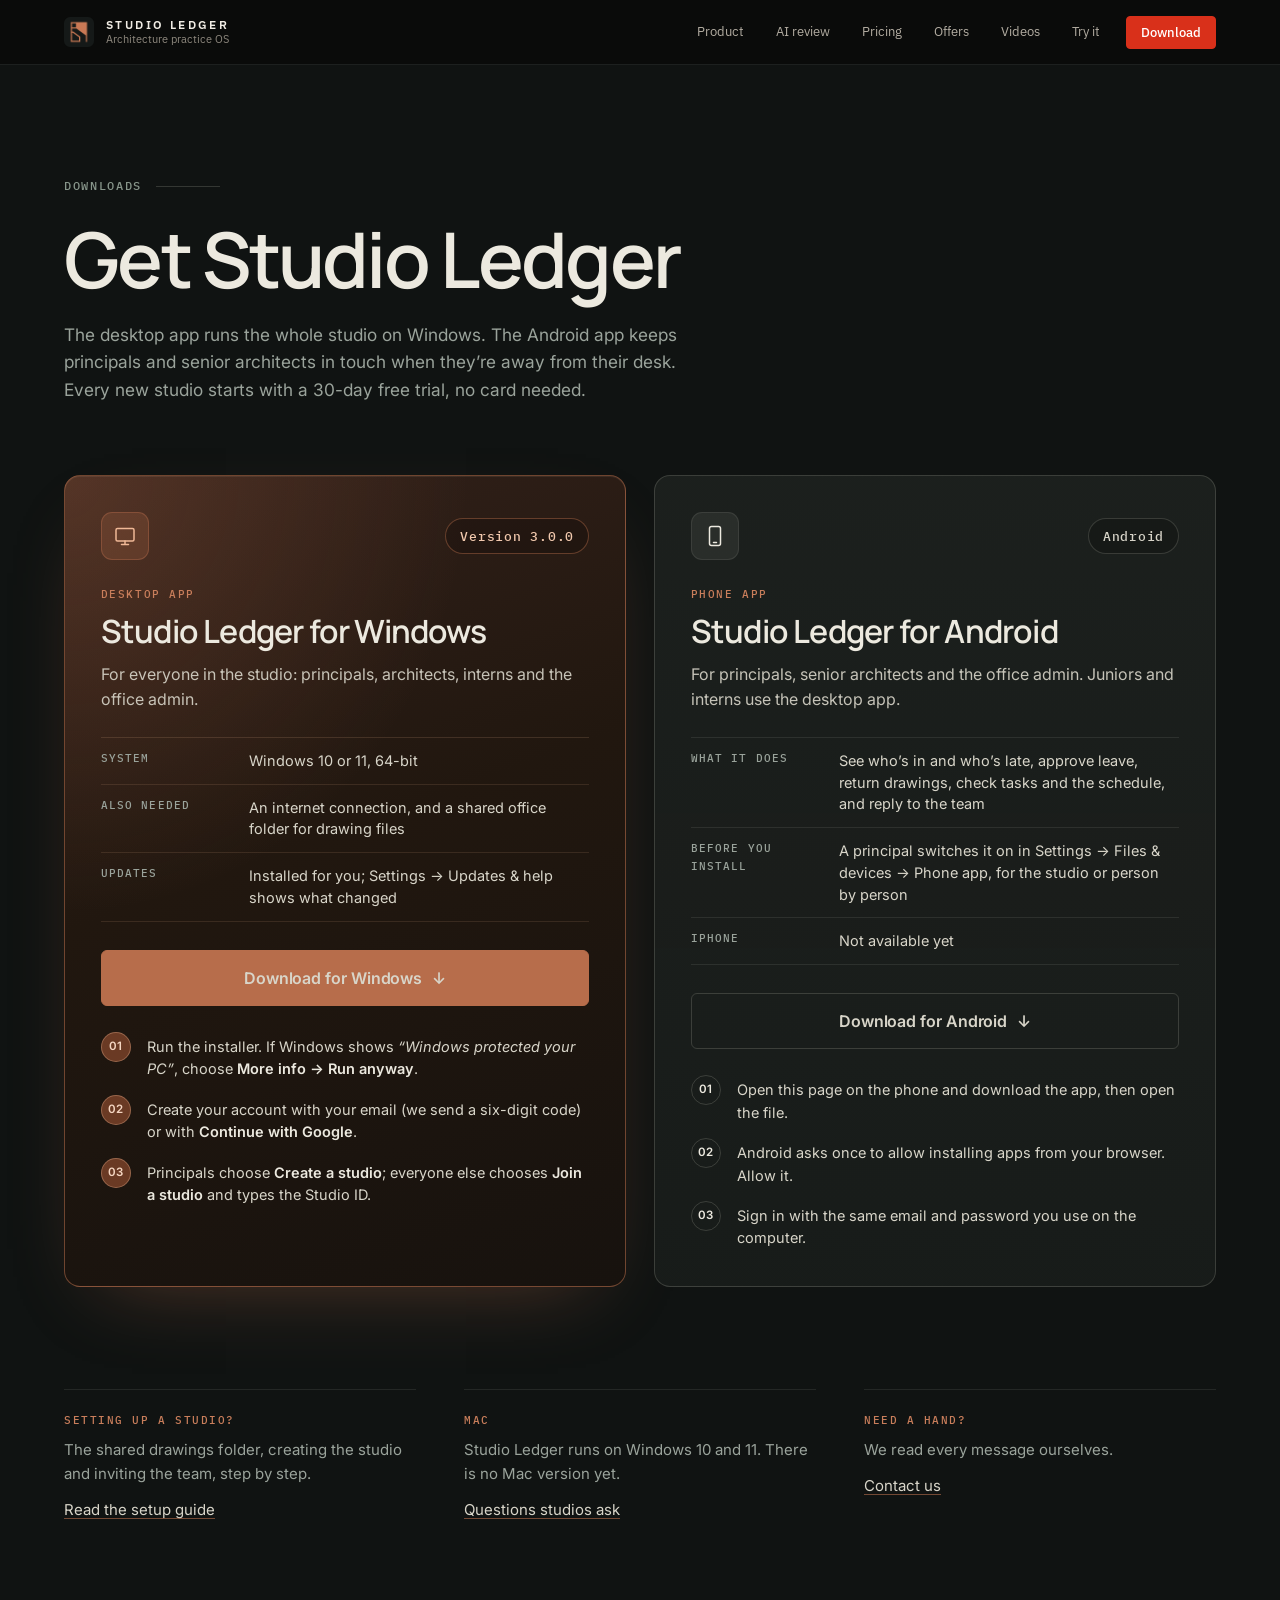
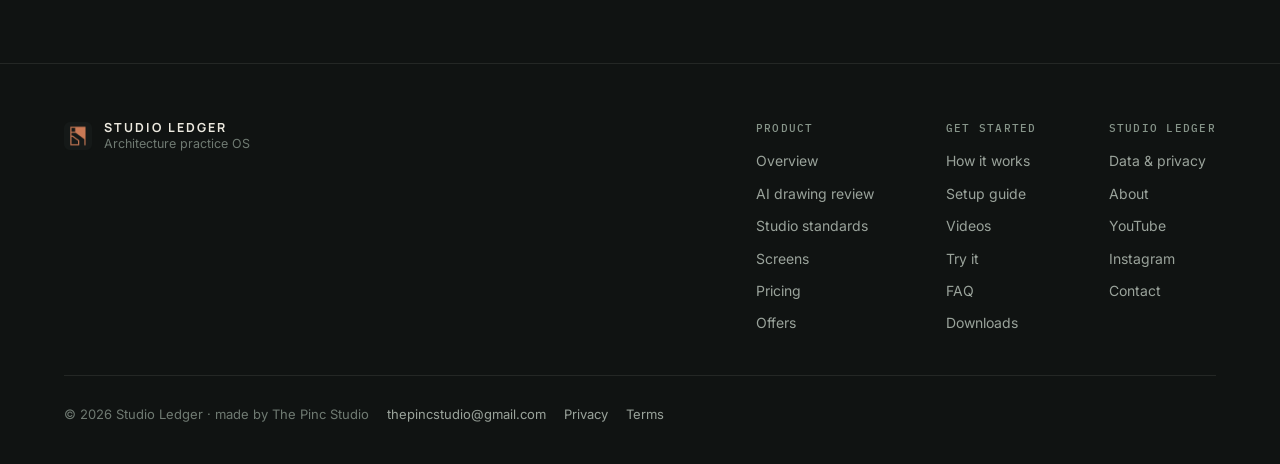
<file: download.html>
<!doctype html>
<html lang="en">
<head>
<meta charset="utf-8">
<meta name="viewport" content="width=device-width, initial-scale=1">
<title>Download Studio Ledger for Windows and Android</title>
<meta name="description" content="Download Studio Ledger: the Windows desktop app for the whole architecture studio, and the Android app for principals and senior architects. 30-day free trial, no card needed.">
<meta name="theme-color" content="#101312">
<link rel="icon" type="image/png" href="assets/icon.png">
<link rel="apple-touch-icon" href="assets/icon.png">
<meta property="og:type" content="website">
<meta property="og:title" content="Download Studio Ledger">
<meta property="og:description" content="The Windows desktop app for the whole studio, and the Android app for principals and senior architects.">
<link rel="canonical" href="https://studioledger.in/download">
<meta property="og:url" content="https://studioledger.in/download">
<meta property="og:image" content="https://studioledger.in/assets/og.jpg">
<meta name="twitter:card" content="summary_large_image">
<link rel="preconnect" href="https://fonts.googleapis.com">
<link rel="preconnect" href="https://fonts.gstatic.com" crossorigin>
<link rel="stylesheet" href="https://fonts.googleapis.com/css2?family=IBM+Plex+Sans:wght@400;500;600&family=Source+Serif+4:opsz,wght@8..60,400;8..60,500;8..60,600&display=swap">
<link rel="stylesheet" href="https://fonts.googleapis.com/css2?family=IBM+Plex+Mono:wght@400;500&family=Inter:wght@400;500;600&family=Manrope:wght@500;600;700&display=swap">
<link rel="stylesheet" href="styles.css?v=20261113">
<link rel="stylesheet" href="site.css?v=20261115b">
</head>
<body class="dl-page">
<a class="skip" href="#main">Skip to content</a>

<header class="nav" id="top">
  <div class="wrap nav-in">
    <a class="brand" href="./" aria-label="Studio Ledger home">
      <img src="assets/icon.png" alt="" width="30" height="30">
      <span><b>Studio Ledger</b><small>Architecture practice OS</small></span>
    </a>
    <nav class="links" id="links" aria-label="Main">
      <a href="index.html#product">Product</a>
      <a href="index.html#review">AI review</a>
      <a href="index.html#pricing">Pricing</a>
      <a href="index.html#offers">Offers</a>
      <a href="videos.html">Videos</a>
      <a href="try.html">Try it</a>
    </nav>
    <div class="nav-cta">
      <a class="btn sm" data-download href="#start">Download</a>
      <button class="menu" id="menu" aria-expanded="false" aria-controls="links" aria-label="Menu"><span></span><span></span></button>
    </div>
  </div>
  <div class="launch-bar" id="launch-bar" hidden>
    <div class="wrap lb-in">
      <span class="lb-text">Studio Ledger launches <b>15 November</b></span>
      <span class="lb-count" data-cd="short" aria-label="Time until launch"></span>
      <button type="button" class="link lb-notify" data-notify>Get notified</button>
    </div>
  </div>
</header>

<main id="main">
<div class="v2" id="v2">

<section class="v2-sec dl-top" aria-labelledby="dl-title">
  <div class="v2-wrap">
    <p class="v2-label" data-rv>Downloads</p>
    <h1 class="v2-h2 dl-h" id="dl-title" data-split>Get Studio Ledger</h1>
    <p class="v2-lede" data-rv>The desktop app runs the whole studio on Windows. The Android app keeps principals and senior architects in touch when they’re away from their desk. Every new studio starts with a 30-day free trial, no card needed.</p>
  </div>

  <div class="v2-wrap dl-grid">
    <!-- Windows -->
    <article class="dl-card dl-win" aria-labelledby="dl-win-h" data-rv>
      <div class="dl-head">
        <span class="dl-icon"><svg viewBox="0 0 24 24" aria-hidden="true"><rect x="3" y="4.5" width="18" height="12.5" rx="1.5"/><path d="M8.5 20.5h7M12 17v3.5"/></svg></span>
        <span class="dl-pill v2-mono">Version <span data-version></span></span>
      </div>
      <p class="dl-k v2-mono">Desktop app</p>
      <h2 class="dl-name" id="dl-win-h">Studio Ledger for Windows</h2>
      <p class="dl-for">For everyone in the studio: principals, architects, interns and the office admin.</p>
      <dl class="dl-spec">
        <div><dt>System</dt><dd>Windows 10 or 11, 64-bit</dd></div>
        <div><dt>Also needed</dt><dd>An internet connection, and a shared office folder for drawing files</dd></div>
        <div><dt>Updates</dt><dd>Installed for you; Settings → Updates &amp; help shows what changed</dd></div>
      </dl>
      <a class="v2-btn v2-btn-lg dl-btn" data-download href="#">Download for Windows <span aria-hidden="true">↓</span></a>
      <ol class="dl-steps" aria-label="Installing on Windows">
        <li>Run the installer. If Windows shows <i>“Windows protected your PC”</i>, choose <b>More info → Run anyway</b>.</li>
        <li>Create your account with your email (we send a six-digit code) or with <b>Continue with Google</b>.</li>
        <li>Principals choose <b>Create a studio</b>; everyone else chooses <b>Join a studio</b> and types the Studio ID.</li>
      </ol>
    </article>

    <!-- Android -->
    <article class="dl-card dl-and" aria-labelledby="dl-and-h" data-rv>
      <div class="dl-head">
        <span class="dl-icon"><svg viewBox="0 0 24 24" aria-hidden="true"><rect x="6.5" y="2.5" width="11" height="19" rx="2"/><path d="M10.5 18.5h3"/></svg></span>
        <span class="dl-pill v2-mono">Android</span>
      </div>
      <p class="dl-k v2-mono">Phone app</p>
      <h2 class="dl-name" id="dl-and-h">Studio Ledger for Android</h2>
      <p class="dl-for">For principals, senior architects and the office admin. Juniors and interns use the desktop app.</p>
      <dl class="dl-spec">
        <div><dt>What it does</dt><dd>See who’s in and who’s late, approve leave, return drawings, check tasks and the schedule, and reply to the team</dd></div>
        <div><dt>Before you install</dt><dd>A principal switches it on in Settings → Files &amp; devices → Phone app, for the studio or person by person</dd></div>
        <div><dt>iPhone</dt><dd>Not available yet</dd></div>
      </dl>
      <a class="v2-btn v2-btn-lg v2-btn-ghost dl-btn" data-app href="https://github.com/Krixhnarr/studio-ledger-website/releases/latest/download/Studio-Ledger-Android.apk">Download for Android <span aria-hidden="true">↓</span></a>
      <ol class="dl-steps" aria-label="Installing on Android">
        <li>Open this page on the phone and download the app, then open the file.</li>
        <li>Android asks once to allow installing apps from your browser. Allow it.</li>
        <li>Sign in with the same email and password you use on the computer.</li>
      </ol>
    </article>
  </div>

  <div class="v2-wrap dl-more">
    <div data-rv>
      <p class="v2-mono">Setting up a studio?</p>
      <p>The shared drawings folder, creating the studio and inviting the team, step by step.</p>
      <a class="v2-link" href="index.html#setup-guide">Read the setup guide</a>
    </div>
    <div data-rv>
      <p class="v2-mono">Mac</p>
      <p>Studio Ledger runs on Windows 10 and 11. There is no Mac version yet.</p>
      <a class="v2-link" href="index.html#faq">Questions studios ask</a>
    </div>
    <div data-rv>
      <p class="v2-mono">Need a hand?</p>
      <p>We read every message ourselves.</p>
      <a class="v2-link" data-contact href="#">Contact us</a>
    </div>
  </div>
</section>

</div>
</main>

<footer class="v2 v2-foot">
  <div class="v2-wrap v2-foot-in">
    <a class="v2-foot-brand" href="./" aria-label="Studio Ledger, back to top"><img src="assets/icon.png" alt="" width="28" height="28"><span><b>Studio Ledger</b><small>Architecture practice OS</small></span></a>
    <nav class="v2-foot-cols" aria-label="Footer">
      <div><p class="v2-mono">Product</p><a href="index.html#product">Overview</a><a href="index.html#review">AI drawing review</a><a href="index.html#p-standards">Studio standards</a><a href="index.html#screens">Screens</a><a href="index.html#pricing">Pricing</a><a href="index.html#offers">Offers</a></div>
      <div><p class="v2-mono">Get started</p><a href="index.html#setup">How it works</a><a href="index.html#setup-guide">Setup guide</a><a href="videos.html">Videos</a><a href="try.html">Try it</a><a href="index.html#faq">FAQ</a><a href="download.html">Downloads</a></div>
      <div><p class="v2-mono">Studio Ledger</p><a href="index.html#data">Data &amp; privacy</a><a href="index.html#about">About</a><a href="https://www.youtube.com/@studio_ledger" target="_blank" rel="noopener">YouTube</a><a href="https://www.instagram.com/studioledger.in/" target="_blank" rel="noopener">Instagram</a><a data-contact href="#">Contact</a></div>
    </nav>
    <p class="v2-foot-legal"><span>© 2026 Studio Ledger · made by The Pinc Studio</span><a data-contact-text href="#"></a><a href="privacy.html">Privacy</a><a href="terms.html">Terms</a></p>
  </div>
  <dialog class="ct-dlg" id="ct-dlg" aria-labelledby="ct-title">
    <div class="ct-in">
      <div class="ct-h"><p class="v2-mono">Contact</p><button type="button" class="ct-x" id="ct-close" aria-label="Close">×</button></div>
      <h2 id="ct-title">Write to us</h2>
      <p class="ct-sub">We read every message ourselves.</p>
      <div class="ct-mail"><span id="ct-addr" class="v2-mono"></span><button type="button" class="v2-btn v2-btn-ghost v2-btn-sm" id="ct-copy">Copy</button></div>
      <div class="ct-acts">
        <a class="v2-btn" id="ct-gmail" href="#" target="_blank" rel="noopener">Open in Gmail</a>
        <a class="v2-btn v2-btn-ghost" id="ct-app" href="#">Open mail app</a>
      </div>
    </div>
  </dialog>
</footer>

<dialog class="get-dlg" id="get-dlg" aria-labelledby="get-title" data-mode="ask">
  <div class="get-in">
    <div class="get-h">
      <span>Download for Windows</span>
      <button type="button" class="x" id="get-close" aria-label="Close">×</button>
    </div>
    <h2 id="get-title">Get Studio Ledger</h2>
    <div class="get-soon">
      <p class="get-sub">Downloads for Windows and Android open at <b>7 pm on 15 November</b>. Leave your details and we’ll tell you the moment it’s out.</p>
      <div class="cd-big mono" data-cd="big" role="timer" aria-label="Time until launch"></div>
    </div>
    <form id="get-form" novalidate>
      <p class="get-sub get-now">Tell us who you are and the download starts right away.</p>
      <label>Your name<input name="name" autocomplete="name" maxlength="80" required></label>
      <label>Email<input name="email" type="email" autocomplete="email" inputmode="email" maxlength="120" required></label>
      <fieldset class="get-type">
        <legend>Are you a solo architect or a firm?</legend>
        <label><input type="radio" name="type" value="Solo" required><span>Solo</span></label>
        <label><input type="radio" name="type" value="Firm"><span>Firm</span></label>
      </fieldset>
      <label class="get-firm">Firm name<input name="firm" autocomplete="organization" maxlength="120"></label>
      <p class="get-err" id="get-err" role="alert" hidden></p>
      <button type="submit" class="btn" id="get-submit">Download for Windows <span aria-hidden="true">↓</span></button>
      <p class="fine get-fine">We’ll only use these details to help you with Studio Ledger. No spam.</p>
    </form>
    <div class="get-done">
      <p role="status" class="get-now">Your download has started. Run the installer once it finishes; the setup guide walks you through the rest.</p>
      <p class="fine get-now"><a class="link" data-direct href="#">Download didn’t start? Click here.</a></p>
      <p role="status" class="get-soon">You’re on the list. We’ll email you on 15 November when Studio Ledger is ready to download.</p>
      <div class="get-done-cta"><a class="btn ghost" href="#setup" id="get-ok">Open the setup guide</a></div>
    </div>
  </div>
</dialog>

<script src="main.js?v=20261115j"></script>
</body>
</html>
</file>
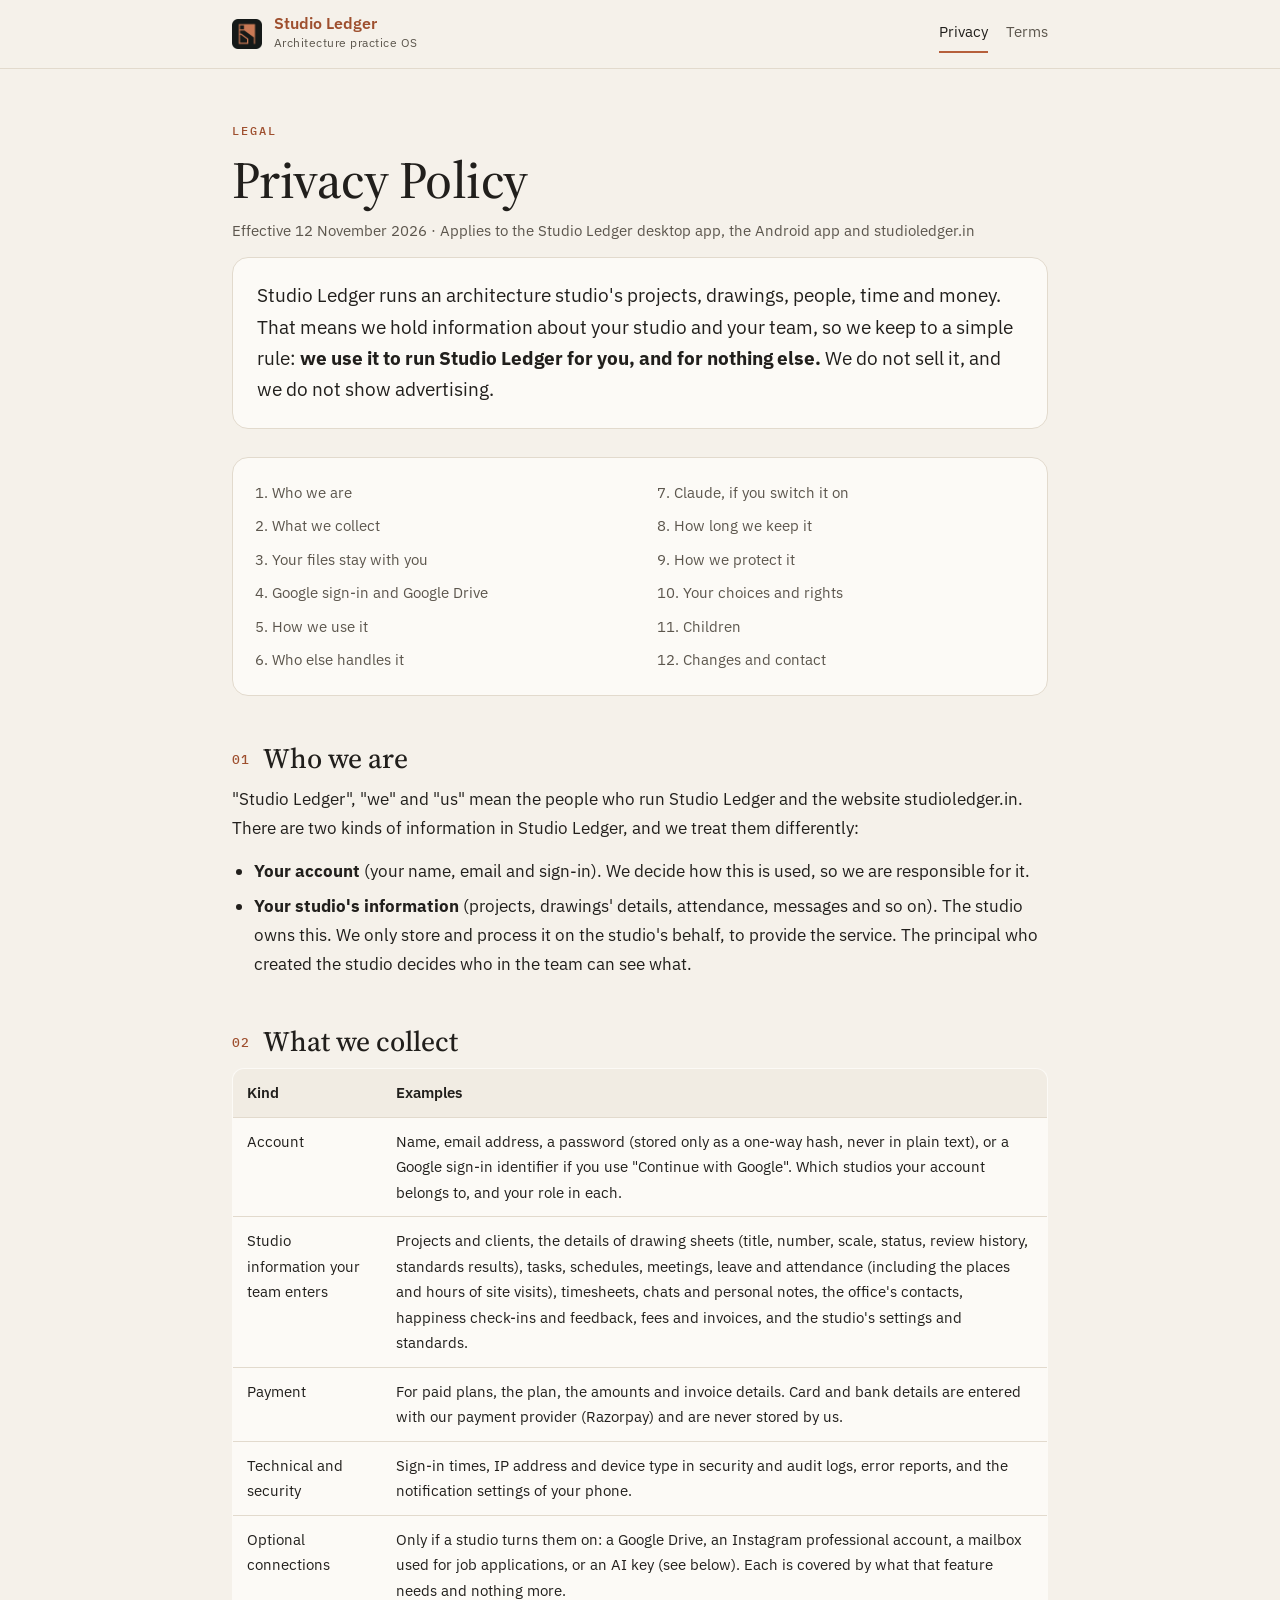
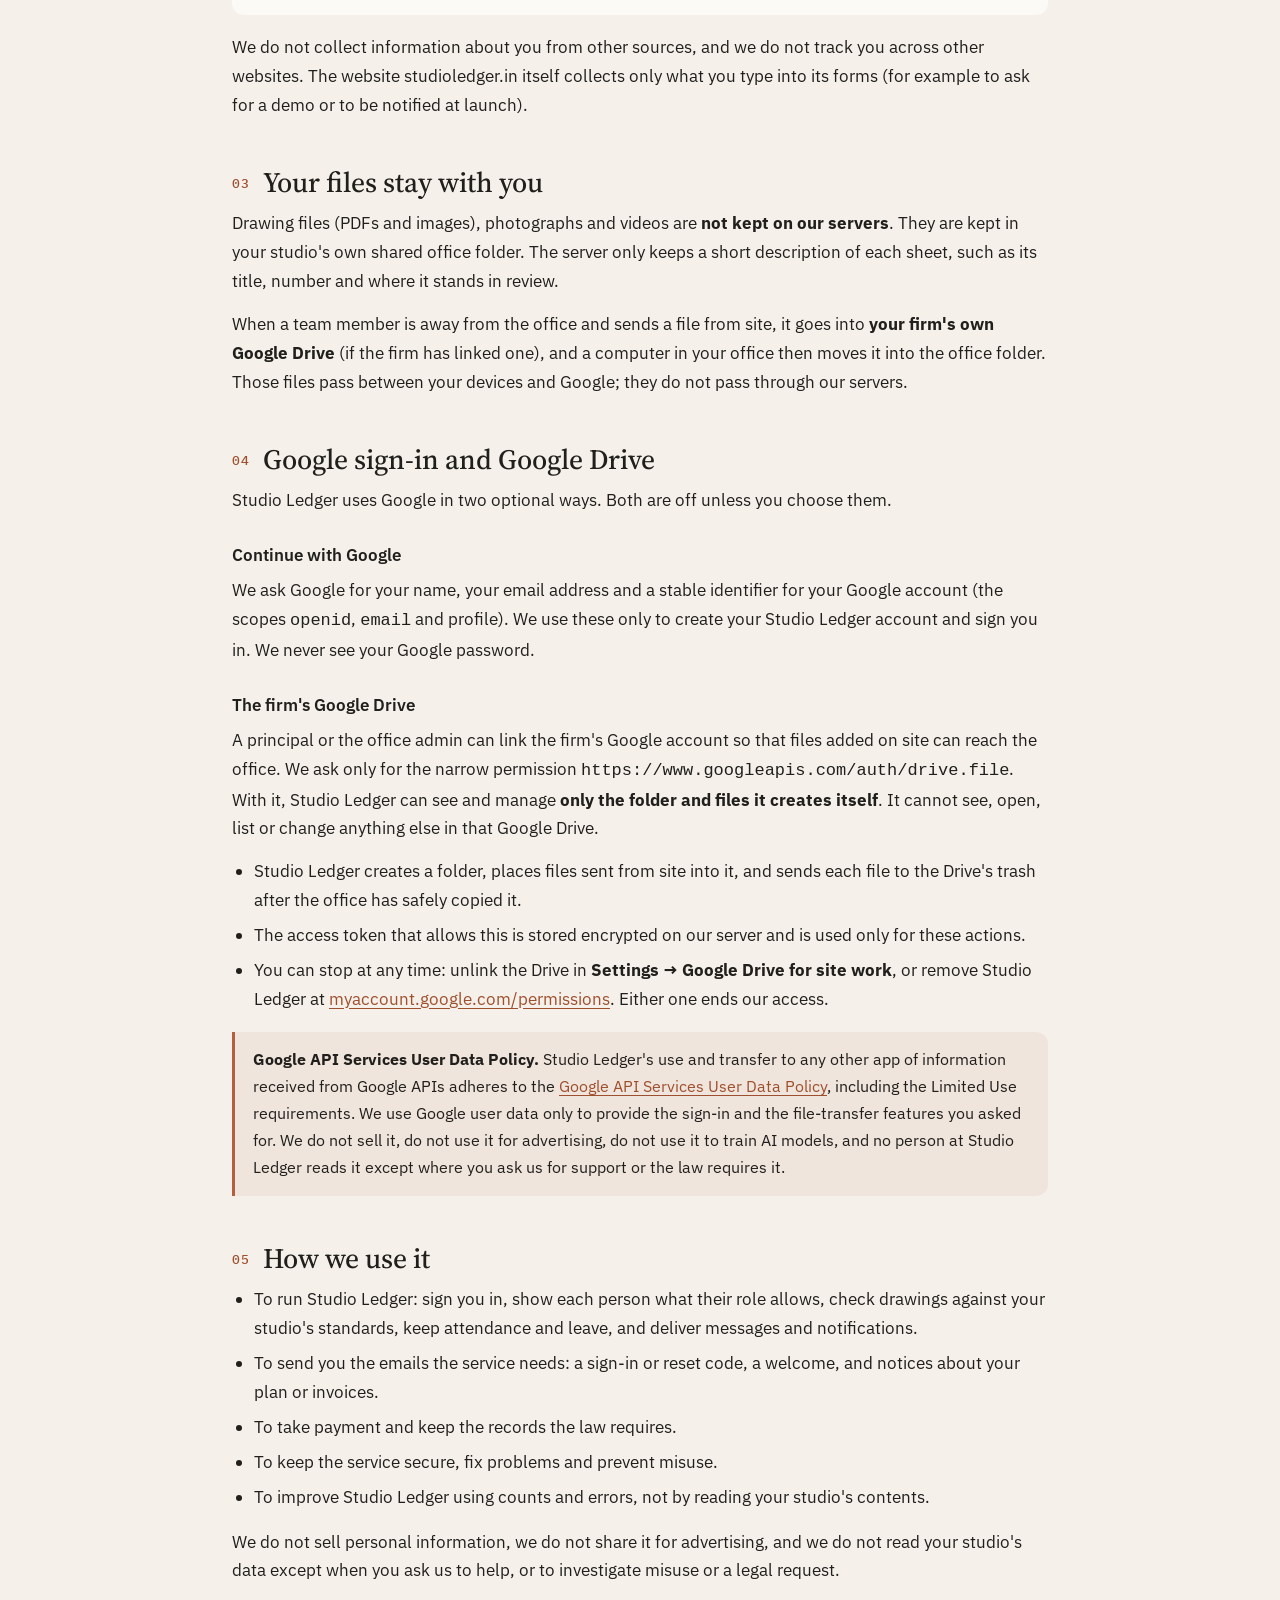
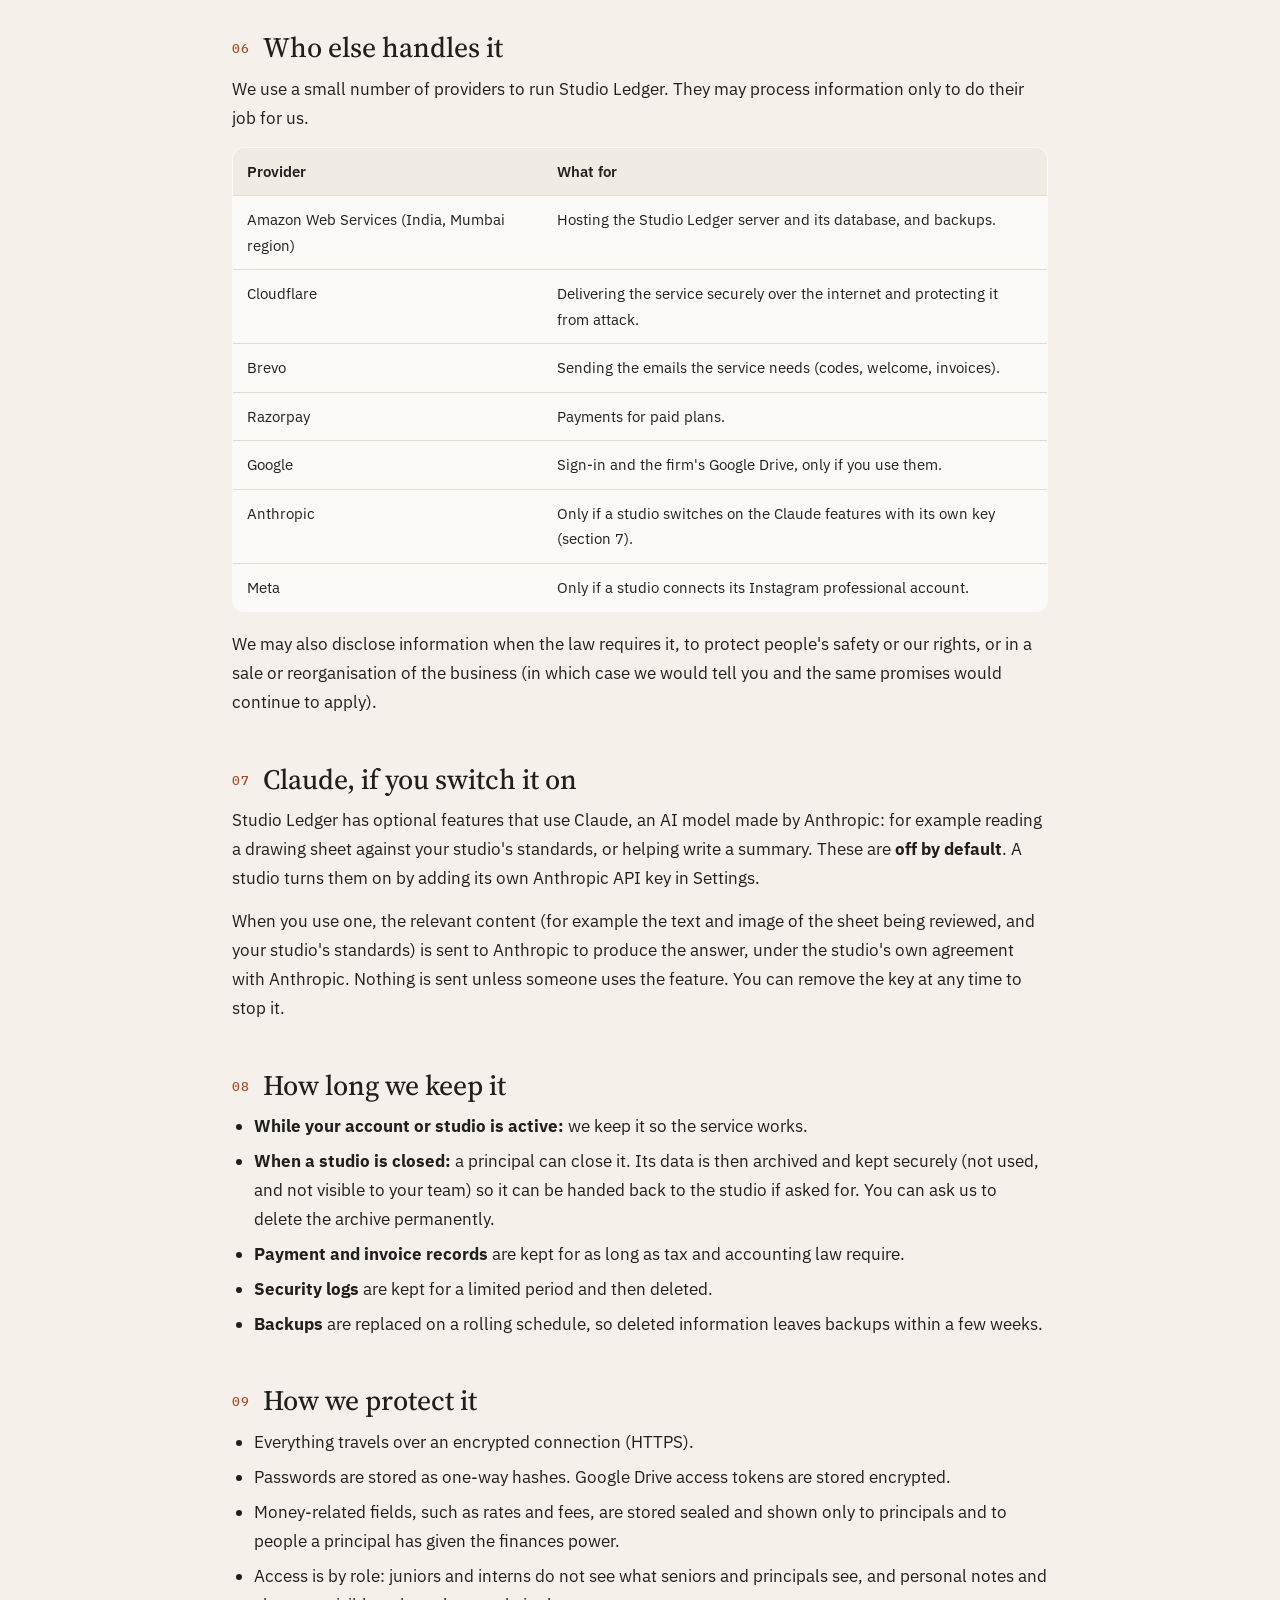
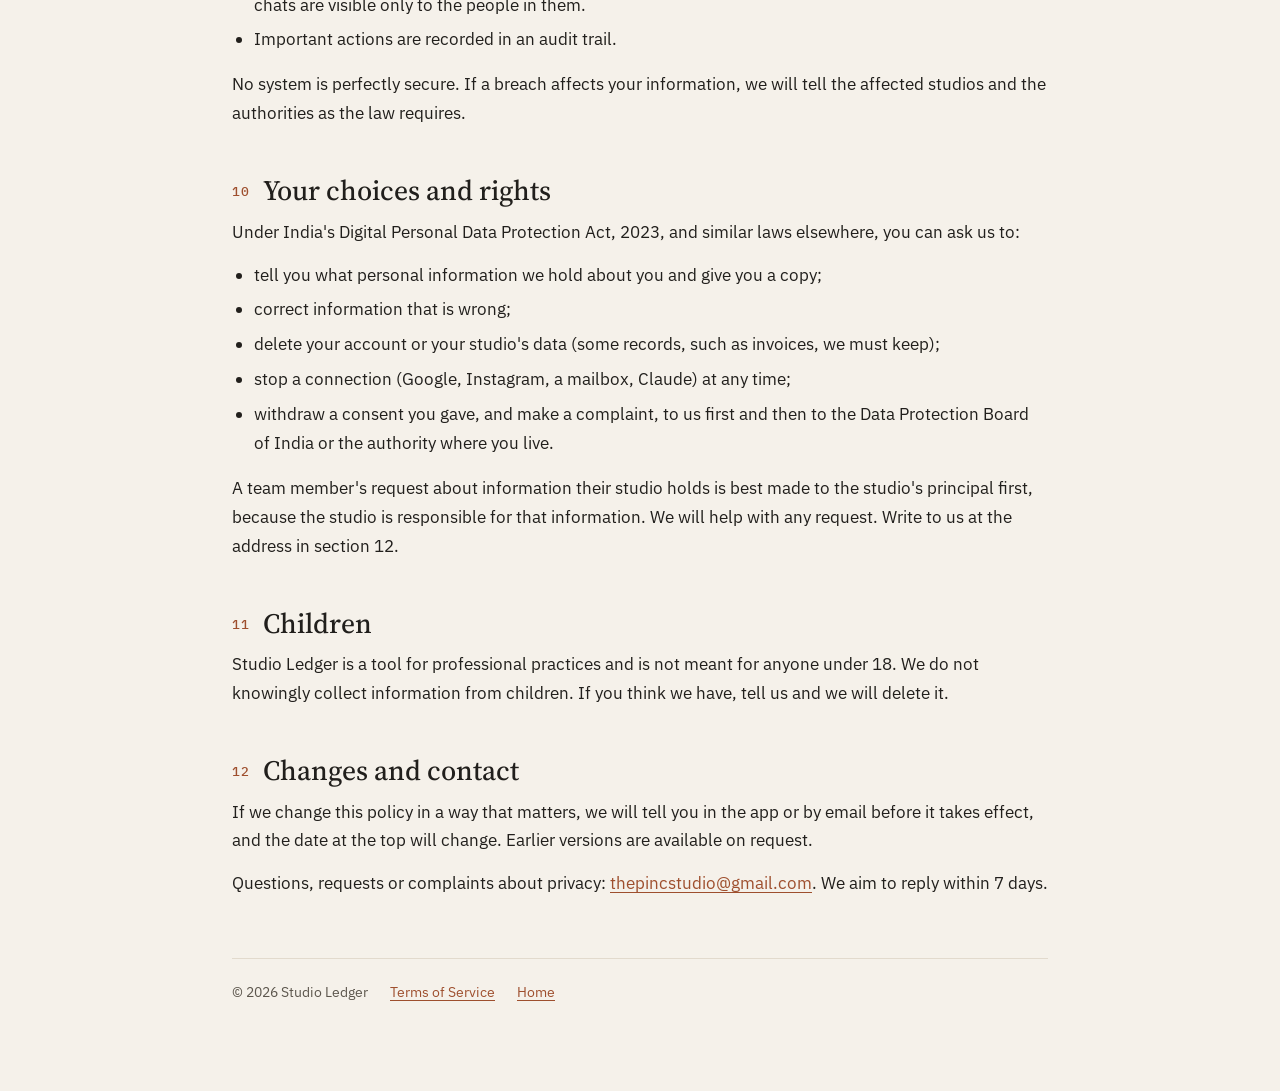
<file: privacy.html>
<!doctype html>
<html lang="en">
<head>
<meta charset="utf-8">
<meta name="viewport" content="width=device-width, initial-scale=1">
<title>Privacy Policy — Studio Ledger</title>
<meta name="description" content="How Studio Ledger handles your account, your studio's data and the Google permissions it asks for.">
<meta name="theme-color" content="#f5f1ea">
<link rel="icon" type="image/png" href="assets/icon.png">
<link rel="canonical" href="https://studioledger.in/privacy.html">
<link rel="preconnect" href="https://fonts.googleapis.com">
<link rel="preconnect" href="https://fonts.gstatic.com" crossorigin>
<link rel="stylesheet" href="https://fonts.googleapis.com/css2?family=IBM+Plex+Mono:wght@400;500&family=IBM+Plex+Sans:wght@400;500;600&family=Source+Serif+4:opsz,wght@8..60,400;8..60,500;8..60,600&display=swap">
<link rel="stylesheet" href="legal.css">
</head>
<body class="legal">
<header class="l-top"><div class="l-top-in">
  <a class="l-brand" href="/" aria-label="Studio Ledger home"><img src="assets/icon.png" alt="" width="30" height="30"><span><b>Studio Ledger</b><small>Architecture practice OS</small></span></a>
  <nav aria-label="Legal"><a href="privacy.html" aria-current="page">Privacy</a><a href="terms.html">Terms</a></nav>
</div></header>

<main class="l-main">
  <div class="l-eyebrow">Legal</div>
  <h1>Privacy Policy</h1>
  <p class="l-meta">Effective 12 November 2026 · Applies to the Studio Ledger desktop app, the Android app and studioledger.in</p>

  <p class="l-lead">Studio Ledger runs an architecture studio's projects, drawings, people, time and money. That means we hold information about your studio and your team, so we keep to a simple rule: <b>we use it to run Studio Ledger for you, and for nothing else.</b> We do not sell it, and we do not show advertising.</p>

  <nav class="l-toc" aria-label="Contents">
    <a href="#who">1. Who we are</a>
    <a href="#collect">2. What we collect</a>
    <a href="#files">3. Your files stay with you</a>
    <a href="#google">4. Google sign-in and Google Drive</a>
    <a href="#use">5. How we use it</a>
    <a href="#share">6. Who else handles it</a>
    <a href="#ai">7. Claude, if you switch it on</a>
    <a href="#keep">8. How long we keep it</a>
    <a href="#security">9. How we protect it</a>
    <a href="#rights">10. Your choices and rights</a>
    <a href="#children">11. Children</a>
    <a href="#changes">12. Changes and contact</a>
  </nav>

  <h2 id="who"><span>01</span>Who we are</h2>
  <p>"Studio Ledger", "we" and "us" mean the people who run Studio Ledger and the website studioledger.in. There are two kinds of information in Studio Ledger, and we treat them differently:</p>
  <ul>
    <li><b>Your account</b> (your name, email and sign-in). We decide how this is used, so we are responsible for it.</li>
    <li><b>Your studio's information</b> (projects, drawings' details, attendance, messages and so on). The studio owns this. We only store and process it on the studio's behalf, to provide the service. The principal who created the studio decides who in the team can see what.</li>
  </ul>

  <h2 id="collect"><span>02</span>What we collect</h2>
  <table class="l-table">
    <tr><th>Kind</th><th>Examples</th></tr>
    <tr><td>Account</td><td>Name, email address, a password (stored only as a one-way hash, never in plain text), or a Google sign-in identifier if you use "Continue with Google". Which studios your account belongs to, and your role in each.</td></tr>
    <tr><td>Studio information your team enters</td><td>Projects and clients, the details of drawing sheets (title, number, scale, status, review history, standards results), tasks, schedules, meetings, leave and attendance (including the places and hours of site visits), timesheets, chats and personal notes, the office's contacts, happiness check-ins and feedback, fees and invoices, and the studio's settings and standards.</td></tr>
    <tr><td>Payment</td><td>For paid plans, the plan, the amounts and invoice details. Card and bank details are entered with our payment provider (Razorpay) and are never stored by us.</td></tr>
    <tr><td>Technical and security</td><td>Sign-in times, IP address and device type in security and audit logs, error reports, and the notification settings of your phone.</td></tr>
    <tr><td>Optional connections</td><td>Only if a studio turns them on: a Google Drive, an Instagram professional account, a mailbox used for job applications, or an AI key (see below). Each is covered by what that feature needs and nothing more.</td></tr>
  </table>
  <p>We do not collect information about you from other sources, and we do not track you across other websites. The website studioledger.in itself collects only what you type into its forms (for example to ask for a demo or to be notified at launch).</p>

  <h2 id="files"><span>03</span>Your files stay with you</h2>
  <p>Drawing files (PDFs and images), photographs and videos are <b>not kept on our servers</b>. They are kept in your studio's own shared office folder. The server only keeps a short description of each sheet, such as its title, number and where it stands in review.</p>
  <p>When a team member is away from the office and sends a file from site, it goes into <b>your firm's own Google Drive</b> (if the firm has linked one), and a computer in your office then moves it into the office folder. Those files pass between your devices and Google; they do not pass through our servers.</p>

  <h2 id="google"><span>04</span>Google sign-in and Google Drive</h2>
  <p>Studio Ledger uses Google in two optional ways. Both are off unless you choose them.</p>
  <h3>Continue with Google</h3>
  <p>We ask Google for your name, your email address and a stable identifier for your Google account (the scopes <code>openid</code>, <code>email</code> and profile). We use these only to create your Studio Ledger account and sign you in. We never see your Google password.</p>
  <h3>The firm's Google Drive</h3>
  <p>A principal or the office admin can link the firm's Google account so that files added on site can reach the office. We ask only for the narrow permission <code>https://www.googleapis.com/auth/drive.file</code>. With it, Studio Ledger can see and manage <b>only the folder and files it creates itself</b>. It cannot see, open, list or change anything else in that Google Drive.</p>
  <ul>
    <li>Studio Ledger creates a folder, places files sent from site into it, and sends each file to the Drive's trash after the office has safely copied it.</li>
    <li>The access token that allows this is stored encrypted on our server and is used only for these actions.</li>
    <li>You can stop at any time: unlink the Drive in <b>Settings → Google Drive for site work</b>, or remove Studio Ledger at <a href="https://myaccount.google.com/permissions" rel="noopener">myaccount.google.com/permissions</a>. Either one ends our access.</li>
  </ul>
  <div class="l-note"><b>Google API Services User Data Policy.</b> Studio Ledger's use and transfer to any other app of information received from Google APIs adheres to the <a href="https://developers.google.com/terms/api-services-user-data-policy" rel="noopener">Google API Services User Data Policy</a>, including the Limited Use requirements. We use Google user data only to provide the sign-in and the file-transfer features you asked for. We do not sell it, do not use it for advertising, do not use it to train AI models, and no person at Studio Ledger reads it except where you ask us for support or the law requires it.</div>

  <h2 id="use"><span>05</span>How we use it</h2>
  <ul>
    <li>To run Studio Ledger: sign you in, show each person what their role allows, check drawings against your studio's standards, keep attendance and leave, and deliver messages and notifications.</li>
    <li>To send you the emails the service needs: a sign-in or reset code, a welcome, and notices about your plan or invoices.</li>
    <li>To take payment and keep the records the law requires.</li>
    <li>To keep the service secure, fix problems and prevent misuse.</li>
    <li>To improve Studio Ledger using counts and errors, not by reading your studio's contents.</li>
  </ul>
  <p>We do not sell personal information, we do not share it for advertising, and we do not read your studio's data except when you ask us to help, or to investigate misuse or a legal request.</p>

  <h2 id="share"><span>06</span>Who else handles it</h2>
  <p>We use a small number of providers to run Studio Ledger. They may process information only to do their job for us.</p>
  <table class="l-table">
    <tr><th>Provider</th><th>What for</th></tr>
    <tr><td>Amazon Web Services (India, Mumbai region)</td><td>Hosting the Studio Ledger server and its database, and backups.</td></tr>
    <tr><td>Cloudflare</td><td>Delivering the service securely over the internet and protecting it from attack.</td></tr>
    <tr><td>Brevo</td><td>Sending the emails the service needs (codes, welcome, invoices).</td></tr>
    <tr><td>Razorpay</td><td>Payments for paid plans.</td></tr>
    <tr><td>Google</td><td>Sign-in and the firm's Google Drive, only if you use them.</td></tr>
    <tr><td>Anthropic</td><td>Only if a studio switches on the Claude features with its own key (section 7).</td></tr>
    <tr><td>Meta</td><td>Only if a studio connects its Instagram professional account.</td></tr>
  </table>
  <p>We may also disclose information when the law requires it, to protect people's safety or our rights, or in a sale or reorganisation of the business (in which case we would tell you and the same promises would continue to apply).</p>

  <h2 id="ai"><span>07</span>Claude, if you switch it on</h2>
  <p>Studio Ledger has optional features that use Claude, an AI model made by Anthropic: for example reading a drawing sheet against your studio's standards, or helping write a summary. These are <b>off by default</b>. A studio turns them on by adding its own Anthropic API key in Settings.</p>
  <p>When you use one, the relevant content (for example the text and image of the sheet being reviewed, and your studio's standards) is sent to Anthropic to produce the answer, under the studio's own agreement with Anthropic. Nothing is sent unless someone uses the feature. You can remove the key at any time to stop it.</p>

  <h2 id="keep"><span>08</span>How long we keep it</h2>
  <ul>
    <li><b>While your account or studio is active:</b> we keep it so the service works.</li>
    <li><b>When a studio is closed:</b> a principal can close it. Its data is then archived and kept securely (not used, and not visible to your team) so it can be handed back to the studio if asked for. You can ask us to delete the archive permanently.</li>
    <li><b>Payment and invoice records</b> are kept for as long as tax and accounting law require.</li>
    <li><b>Security logs</b> are kept for a limited period and then deleted.</li>
    <li><b>Backups</b> are replaced on a rolling schedule, so deleted information leaves backups within a few weeks.</li>
  </ul>

  <h2 id="security"><span>09</span>How we protect it</h2>
  <ul>
    <li>Everything travels over an encrypted connection (HTTPS).</li>
    <li>Passwords are stored as one-way hashes. Google Drive access tokens are stored encrypted.</li>
    <li>Money-related fields, such as rates and fees, are stored sealed and shown only to principals and to people a principal has given the finances power.</li>
    <li>Access is by role: juniors and interns do not see what seniors and principals see, and personal notes and chats are visible only to the people in them.</li>
    <li>Important actions are recorded in an audit trail.</li>
  </ul>
  <p>No system is perfectly secure. If a breach affects your information, we will tell the affected studios and the authorities as the law requires.</p>

  <h2 id="rights"><span>10</span>Your choices and rights</h2>
  <p>Under India's Digital Personal Data Protection Act, 2023, and similar laws elsewhere, you can ask us to:</p>
  <ul>
    <li>tell you what personal information we hold about you and give you a copy;</li>
    <li>correct information that is wrong;</li>
    <li>delete your account or your studio's data (some records, such as invoices, we must keep);</li>
    <li>stop a connection (Google, Instagram, a mailbox, Claude) at any time;</li>
    <li>withdraw a consent you gave, and make a complaint, to us first and then to the Data Protection Board of India or the authority where you live.</li>
  </ul>
  <p>A team member's request about information their studio holds is best made to the studio's principal first, because the studio is responsible for that information. We will help with any request. Write to us at the address in section 12.</p>

  <h2 id="children"><span>11</span>Children</h2>
  <p>Studio Ledger is a tool for professional practices and is not meant for anyone under 18. We do not knowingly collect information from children. If you think we have, tell us and we will delete it.</p>

  <h2 id="changes"><span>12</span>Changes and contact</h2>
  <p>If we change this policy in a way that matters, we will tell you in the app or by email before it takes effect, and the date at the top will change. Earlier versions are available on request.</p>
  <p>Questions, requests or complaints about privacy: <a href="mailto:thepincstudio@gmail.com">thepincstudio@gmail.com</a>. We aim to reply within 7 days.</p>

  <div class="l-foot"><span>© 2026 Studio Ledger</span><a href="terms.html">Terms of Service</a><a href="/">Home</a></div>
</main>
</body>
</html>
</file>
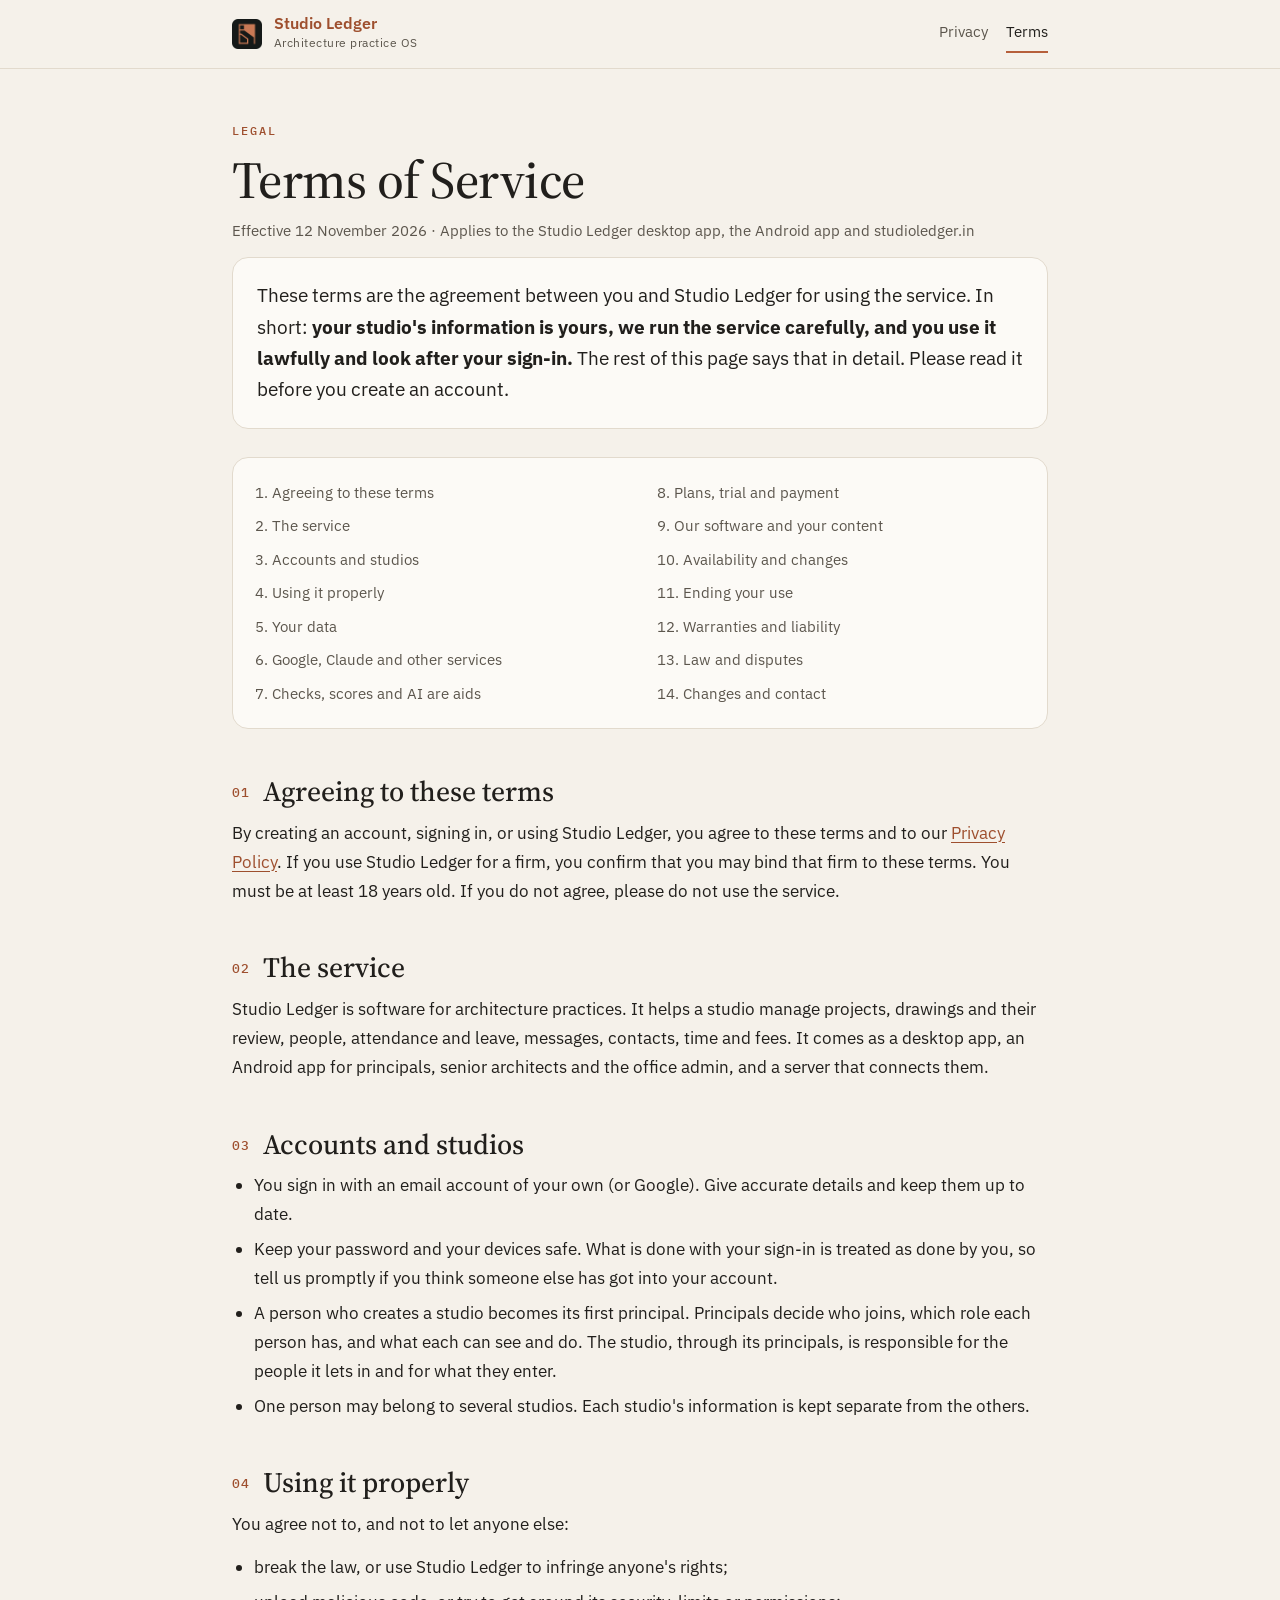
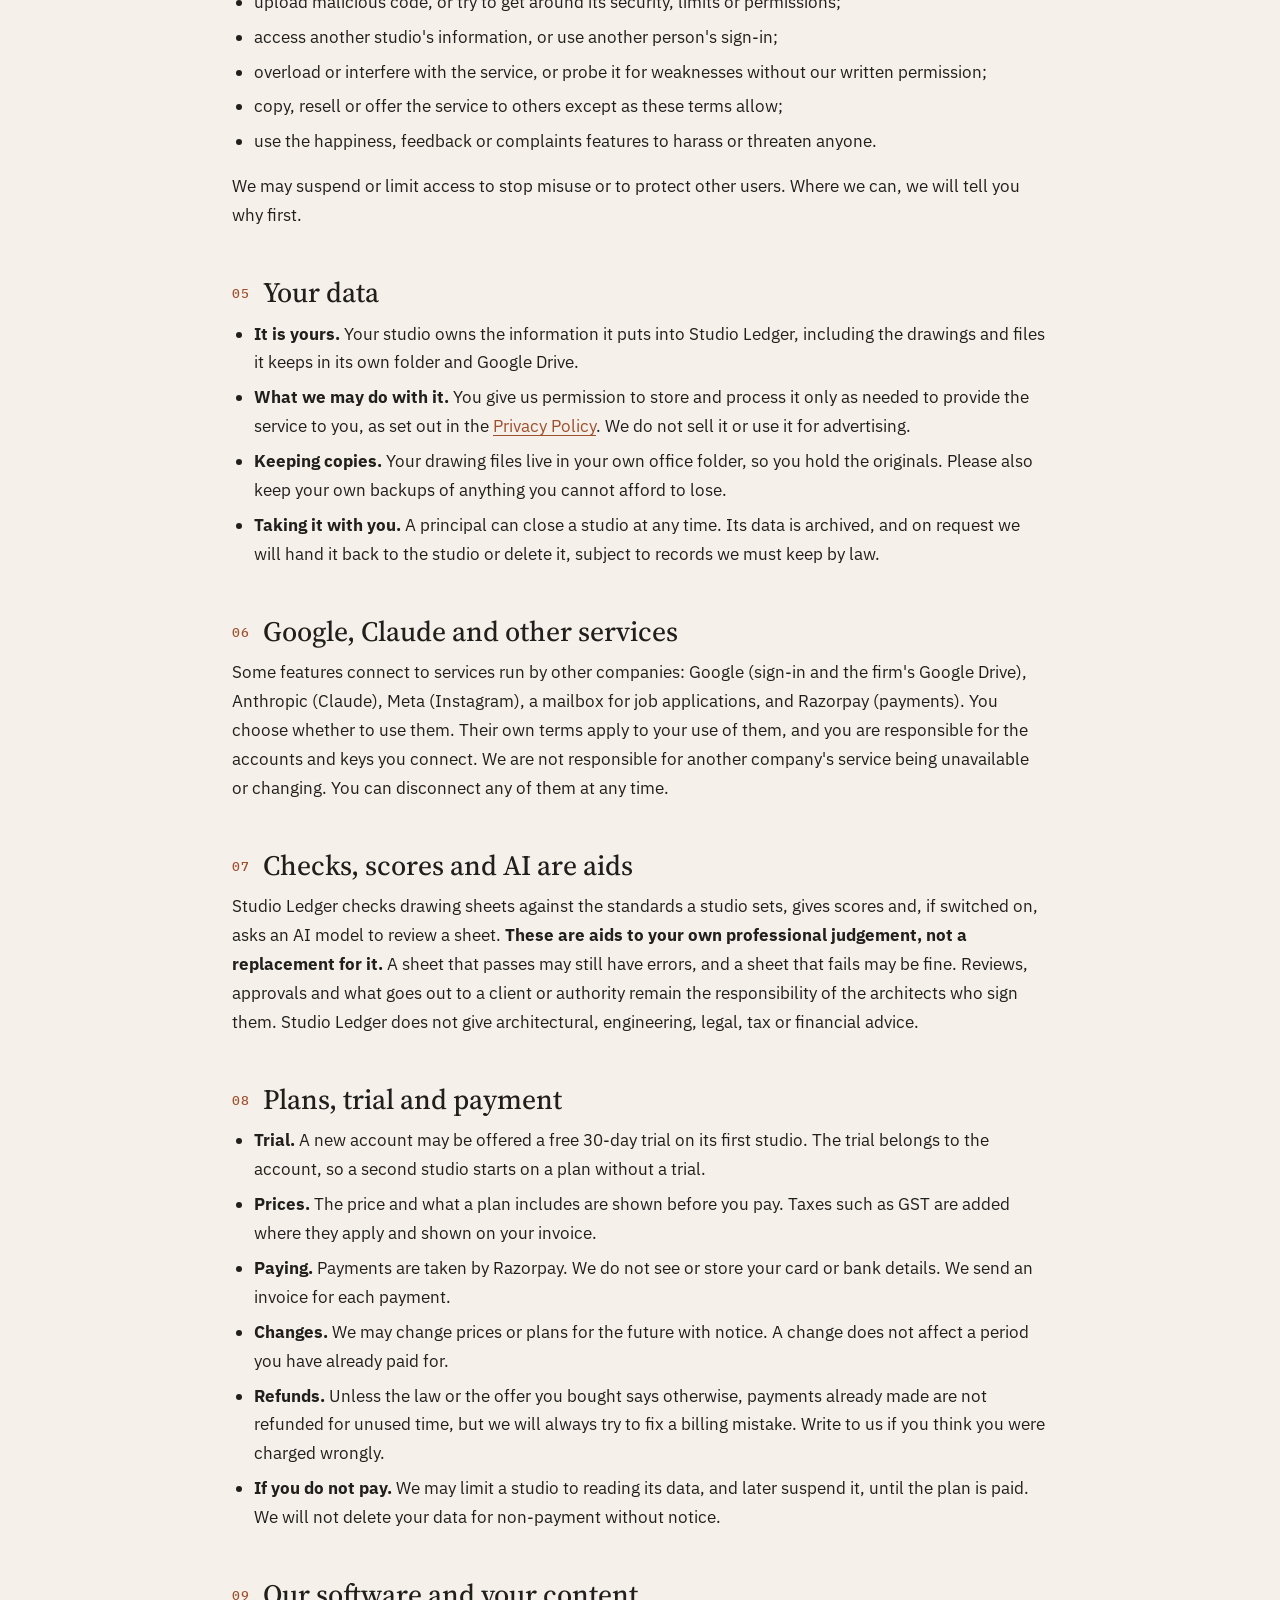
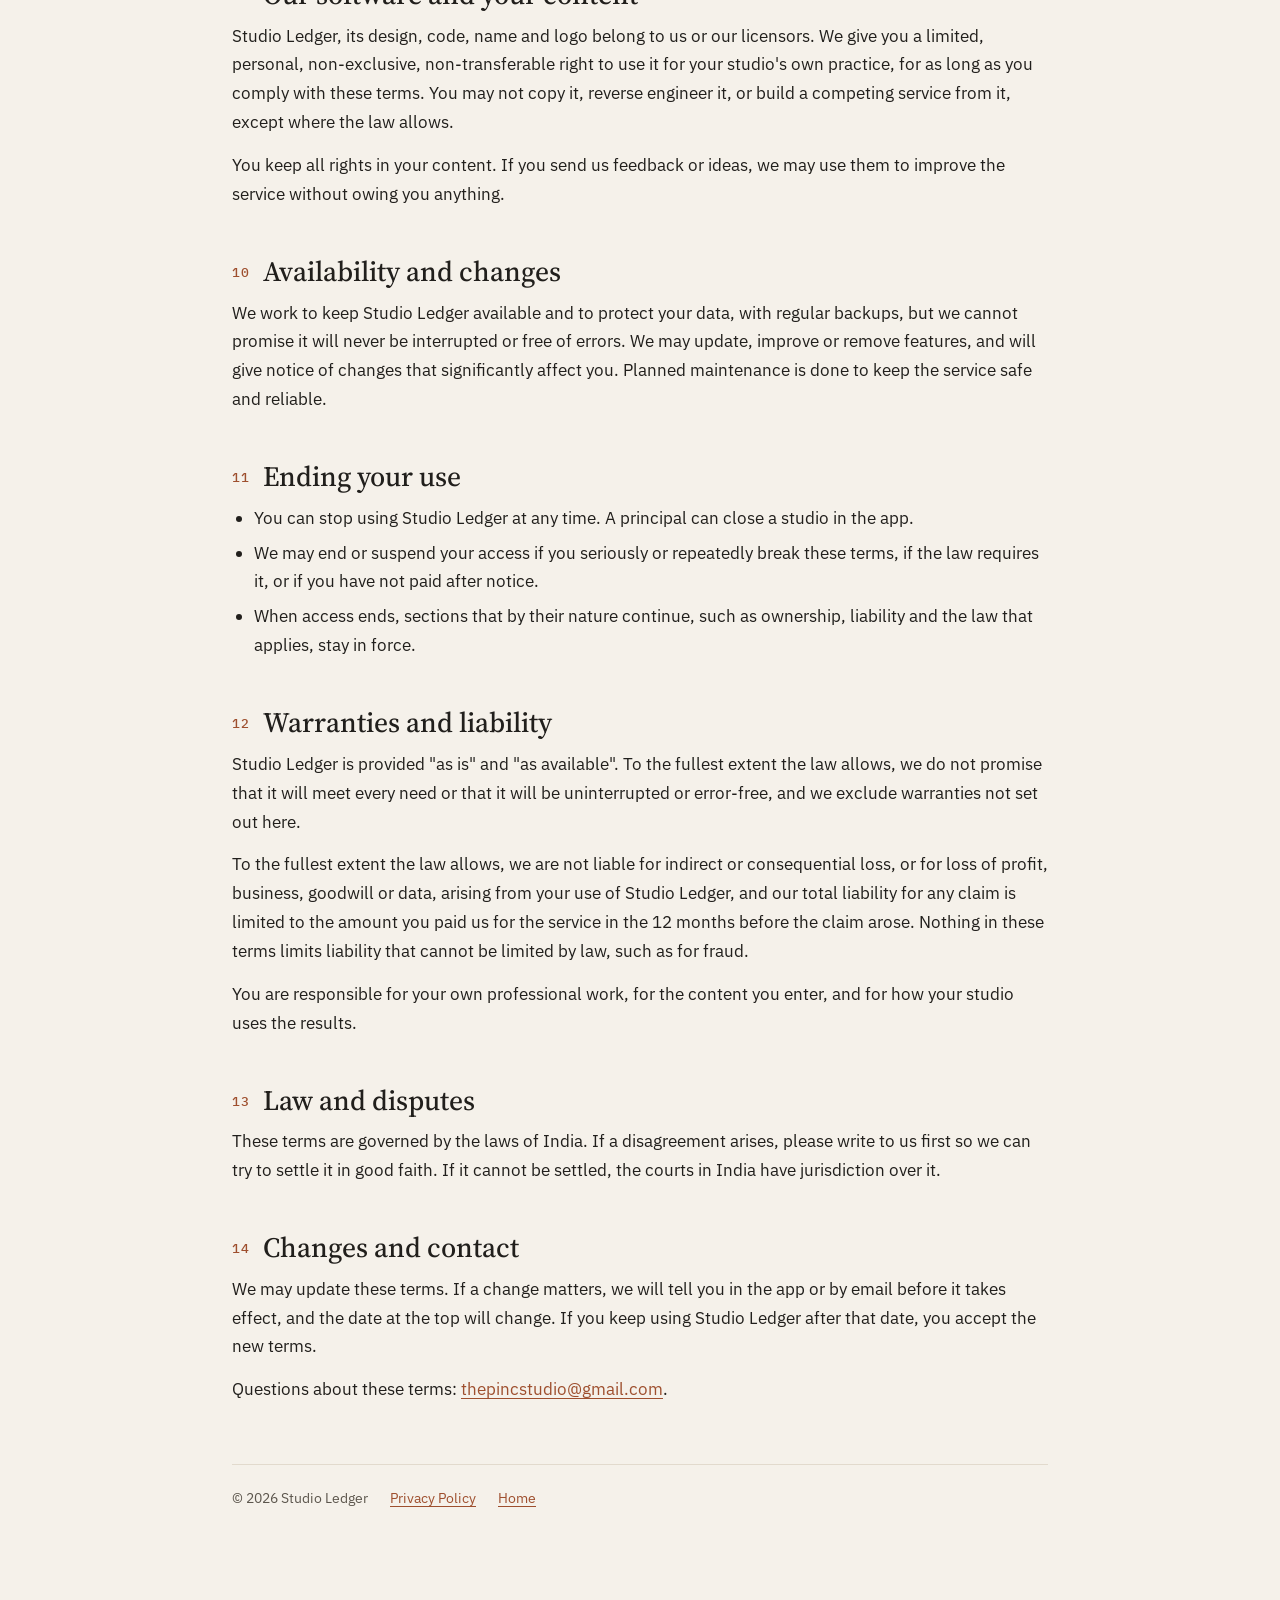
<file: terms.html>
<!doctype html>
<html lang="en">
<head>
<meta charset="utf-8">
<meta name="viewport" content="width=device-width, initial-scale=1">
<title>Terms of Service — Studio Ledger</title>
<meta name="description" content="The terms for using Studio Ledger: accounts, your studio's data, plans and payment, and what each side is responsible for.">
<meta name="theme-color" content="#f5f1ea">
<link rel="icon" type="image/png" href="assets/icon.png">
<link rel="canonical" href="https://studioledger.in/terms.html">
<link rel="preconnect" href="https://fonts.googleapis.com">
<link rel="preconnect" href="https://fonts.gstatic.com" crossorigin>
<link rel="stylesheet" href="https://fonts.googleapis.com/css2?family=IBM+Plex+Mono:wght@400;500&family=IBM+Plex+Sans:wght@400;500;600&family=Source+Serif+4:opsz,wght@8..60,400;8..60,500;8..60,600&display=swap">
<link rel="stylesheet" href="legal.css">
</head>
<body class="legal">
<header class="l-top"><div class="l-top-in">
  <a class="l-brand" href="/" aria-label="Studio Ledger home"><img src="assets/icon.png" alt="" width="30" height="30"><span><b>Studio Ledger</b><small>Architecture practice OS</small></span></a>
  <nav aria-label="Legal"><a href="privacy.html">Privacy</a><a href="terms.html" aria-current="page">Terms</a></nav>
</div></header>

<main class="l-main">
  <div class="l-eyebrow">Legal</div>
  <h1>Terms of Service</h1>
  <p class="l-meta">Effective 12 November 2026 · Applies to the Studio Ledger desktop app, the Android app and studioledger.in</p>

  <p class="l-lead">These terms are the agreement between you and Studio Ledger for using the service. In short: <b>your studio's information is yours, we run the service carefully, and you use it lawfully and look after your sign-in.</b> The rest of this page says that in detail. Please read it before you create an account.</p>

  <nav class="l-toc" aria-label="Contents">
    <a href="#accept">1. Agreeing to these terms</a>
    <a href="#service">2. The service</a>
    <a href="#accounts">3. Accounts and studios</a>
    <a href="#use">4. Using it properly</a>
    <a href="#data">5. Your data</a>
    <a href="#third">6. Google, Claude and other services</a>
    <a href="#ai">7. Checks, scores and AI are aids</a>
    <a href="#plans">8. Plans, trial and payment</a>
    <a href="#ip">9. Our software and your content</a>
    <a href="#availability">10. Availability and changes</a>
    <a href="#end">11. Ending your use</a>
    <a href="#liability">12. Warranties and liability</a>
    <a href="#law">13. Law and disputes</a>
    <a href="#contact">14. Changes and contact</a>
  </nav>

  <h2 id="accept"><span>01</span>Agreeing to these terms</h2>
  <p>By creating an account, signing in, or using Studio Ledger, you agree to these terms and to our <a href="privacy.html">Privacy Policy</a>. If you use Studio Ledger for a firm, you confirm that you may bind that firm to these terms. You must be at least 18 years old. If you do not agree, please do not use the service.</p>

  <h2 id="service"><span>02</span>The service</h2>
  <p>Studio Ledger is software for architecture practices. It helps a studio manage projects, drawings and their review, people, attendance and leave, messages, contacts, time and fees. It comes as a desktop app, an Android app for principals, senior architects and the office admin, and a server that connects them.</p>

  <h2 id="accounts"><span>03</span>Accounts and studios</h2>
  <ul>
    <li>You sign in with an email account of your own (or Google). Give accurate details and keep them up to date.</li>
    <li>Keep your password and your devices safe. What is done with your sign-in is treated as done by you, so tell us promptly if you think someone else has got into your account.</li>
    <li>A person who creates a studio becomes its first principal. Principals decide who joins, which role each person has, and what each can see and do. The studio, through its principals, is responsible for the people it lets in and for what they enter.</li>
    <li>One person may belong to several studios. Each studio's information is kept separate from the others.</li>
  </ul>

  <h2 id="use"><span>04</span>Using it properly</h2>
  <p>You agree not to, and not to let anyone else:</p>
  <ul>
    <li>break the law, or use Studio Ledger to infringe anyone's rights;</li>
    <li>upload malicious code, or try to get around its security, limits or permissions;</li>
    <li>access another studio's information, or use another person's sign-in;</li>
    <li>overload or interfere with the service, or probe it for weaknesses without our written permission;</li>
    <li>copy, resell or offer the service to others except as these terms allow;</li>
    <li>use the happiness, feedback or complaints features to harass or threaten anyone.</li>
  </ul>
  <p>We may suspend or limit access to stop misuse or to protect other users. Where we can, we will tell you why first.</p>

  <h2 id="data"><span>05</span>Your data</h2>
  <ul>
    <li><b>It is yours.</b> Your studio owns the information it puts into Studio Ledger, including the drawings and files it keeps in its own folder and Google Drive.</li>
    <li><b>What we may do with it.</b> You give us permission to store and process it only as needed to provide the service to you, as set out in the <a href="privacy.html">Privacy Policy</a>. We do not sell it or use it for advertising.</li>
    <li><b>Keeping copies.</b> Your drawing files live in your own office folder, so you hold the originals. Please also keep your own backups of anything you cannot afford to lose.</li>
    <li><b>Taking it with you.</b> A principal can close a studio at any time. Its data is archived, and on request we will hand it back to the studio or delete it, subject to records we must keep by law.</li>
  </ul>

  <h2 id="third"><span>06</span>Google, Claude and other services</h2>
  <p>Some features connect to services run by other companies: Google (sign-in and the firm's Google Drive), Anthropic (Claude), Meta (Instagram), a mailbox for job applications, and Razorpay (payments). You choose whether to use them. Their own terms apply to your use of them, and you are responsible for the accounts and keys you connect. We are not responsible for another company's service being unavailable or changing. You can disconnect any of them at any time.</p>

  <h2 id="ai"><span>07</span>Checks, scores and AI are aids</h2>
  <p>Studio Ledger checks drawing sheets against the standards a studio sets, gives scores and, if switched on, asks an AI model to review a sheet. <b>These are aids to your own professional judgement, not a replacement for it.</b> A sheet that passes may still have errors, and a sheet that fails may be fine. Reviews, approvals and what goes out to a client or authority remain the responsibility of the architects who sign them. Studio Ledger does not give architectural, engineering, legal, tax or financial advice.</p>

  <h2 id="plans"><span>08</span>Plans, trial and payment</h2>
  <ul>
    <li><b>Trial.</b> A new account may be offered a free 30-day trial on its first studio. The trial belongs to the account, so a second studio starts on a plan without a trial.</li>
    <li><b>Prices.</b> The price and what a plan includes are shown before you pay. Taxes such as GST are added where they apply and shown on your invoice.</li>
    <li><b>Paying.</b> Payments are taken by Razorpay. We do not see or store your card or bank details. We send an invoice for each payment.</li>
    <li><b>Changes.</b> We may change prices or plans for the future with notice. A change does not affect a period you have already paid for.</li>
    <li><b>Refunds.</b> Unless the law or the offer you bought says otherwise, payments already made are not refunded for unused time, but we will always try to fix a billing mistake. Write to us if you think you were charged wrongly.</li>
    <li><b>If you do not pay.</b> We may limit a studio to reading its data, and later suspend it, until the plan is paid. We will not delete your data for non-payment without notice.</li>
  </ul>

  <h2 id="ip"><span>09</span>Our software and your content</h2>
  <p>Studio Ledger, its design, code, name and logo belong to us or our licensors. We give you a limited, personal, non-exclusive, non-transferable right to use it for your studio's own practice, for as long as you comply with these terms. You may not copy it, reverse engineer it, or build a competing service from it, except where the law allows.</p>
  <p>You keep all rights in your content. If you send us feedback or ideas, we may use them to improve the service without owing you anything.</p>

  <h2 id="availability"><span>10</span>Availability and changes</h2>
  <p>We work to keep Studio Ledger available and to protect your data, with regular backups, but we cannot promise it will never be interrupted or free of errors. We may update, improve or remove features, and will give notice of changes that significantly affect you. Planned maintenance is done to keep the service safe and reliable.</p>

  <h2 id="end"><span>11</span>Ending your use</h2>
  <ul>
    <li>You can stop using Studio Ledger at any time. A principal can close a studio in the app.</li>
    <li>We may end or suspend your access if you seriously or repeatedly break these terms, if the law requires it, or if you have not paid after notice.</li>
    <li>When access ends, sections that by their nature continue, such as ownership, liability and the law that applies, stay in force.</li>
  </ul>

  <h2 id="liability"><span>12</span>Warranties and liability</h2>
  <p>Studio Ledger is provided "as is" and "as available". To the fullest extent the law allows, we do not promise that it will meet every need or that it will be uninterrupted or error-free, and we exclude warranties not set out here.</p>
  <p>To the fullest extent the law allows, we are not liable for indirect or consequential loss, or for loss of profit, business, goodwill or data, arising from your use of Studio Ledger, and our total liability for any claim is limited to the amount you paid us for the service in the 12 months before the claim arose. Nothing in these terms limits liability that cannot be limited by law, such as for fraud.</p>
  <p>You are responsible for your own professional work, for the content you enter, and for how your studio uses the results.</p>

  <h2 id="law"><span>13</span>Law and disputes</h2>
  <p>These terms are governed by the laws of India. If a disagreement arises, please write to us first so we can try to settle it in good faith. If it cannot be settled, the courts in India have jurisdiction over it.</p>

  <h2 id="contact"><span>14</span>Changes and contact</h2>
  <p>We may update these terms. If a change matters, we will tell you in the app or by email before it takes effect, and the date at the top will change. If you keep using Studio Ledger after that date, you accept the new terms.</p>
  <p>Questions about these terms: <a href="mailto:thepincstudio@gmail.com">thepincstudio@gmail.com</a>.</p>

  <div class="l-foot"><span>© 2026 Studio Ledger</span><a href="privacy.html">Privacy Policy</a><a href="/">Home</a></div>
</main>
</body>
</html>
</file>
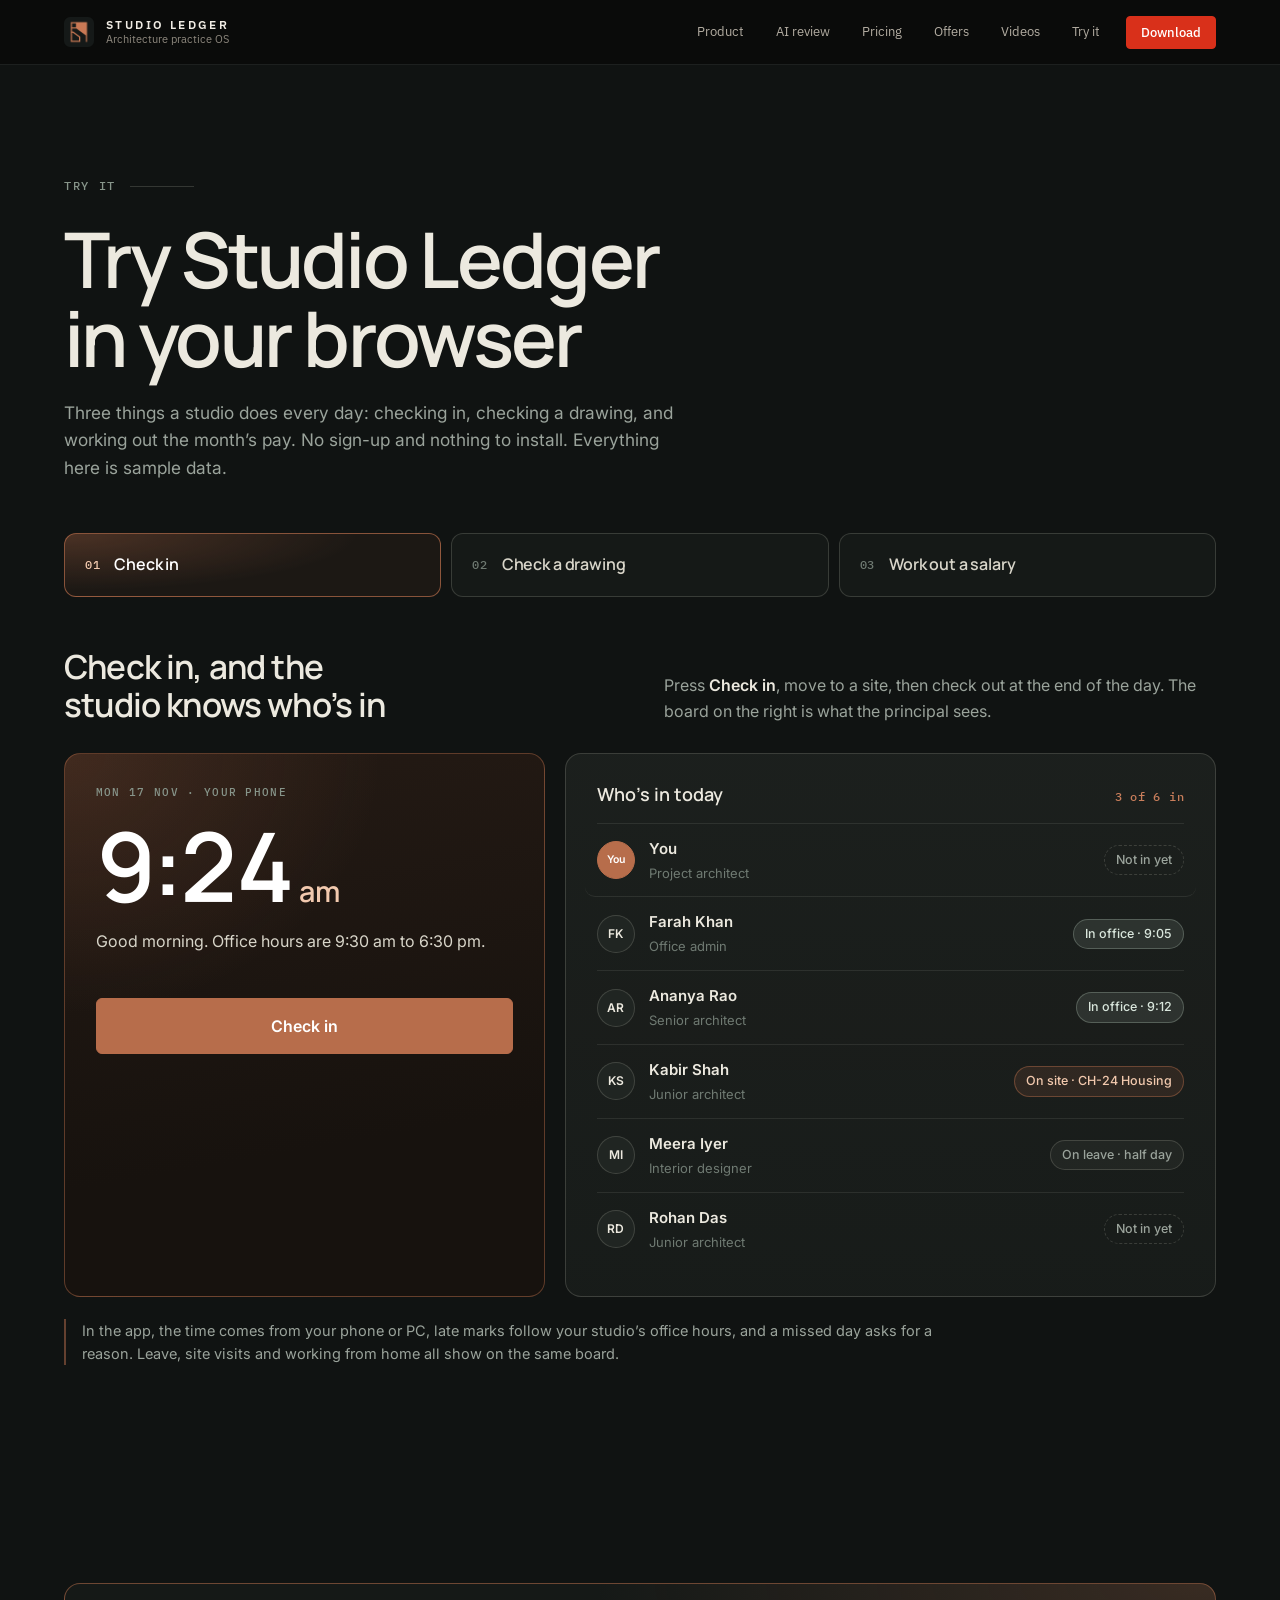
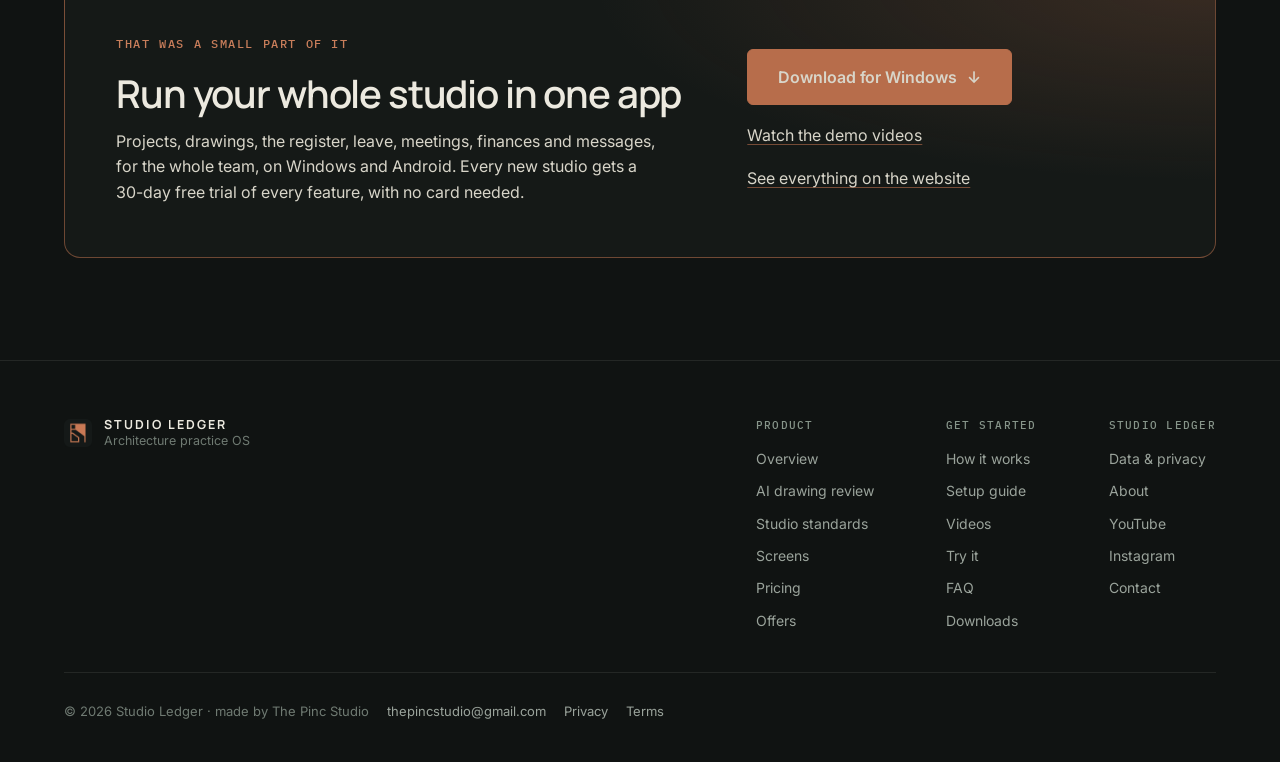
<file: try.html>
<!doctype html>
<html lang="en">
<head>
<meta charset="utf-8">
<meta name="viewport" content="width=device-width, initial-scale=1">
<title>Try Studio Ledger in your browser</title>
<meta name="description" content="Try three things an architecture studio does every day in Studio Ledger: check in, check a drawing against studio standards, and work out a month's salary from attendance. No sign-up, nothing to install.">
<meta name="theme-color" content="#101312">
<link rel="icon" type="image/png" href="assets/icon.png">
<link rel="apple-touch-icon" href="assets/icon.png">
<meta property="og:type" content="website">
<meta property="og:title" content="Try Studio Ledger in your browser">
<meta property="og:description" content="Check in, check a drawing and work out a salary, right in your browser. No sign-up, nothing to install.">
<link rel="canonical" href="https://studioledger.in/try">
<meta property="og:url" content="https://studioledger.in/try">
<meta property="og:image" content="https://studioledger.in/assets/og.jpg">
<meta name="twitter:card" content="summary_large_image">
<link rel="preconnect" href="https://fonts.googleapis.com">
<link rel="preconnect" href="https://fonts.gstatic.com" crossorigin>
<link rel="stylesheet" href="https://fonts.googleapis.com/css2?family=IBM+Plex+Sans:wght@400;500;600&family=Source+Serif+4:opsz,wght@8..60,400;8..60,500;8..60,600&display=swap">
<link rel="stylesheet" href="https://fonts.googleapis.com/css2?family=IBM+Plex+Mono:wght@400;500&family=Inter:wght@400;500;600&family=Manrope:wght@500;600;700&display=swap">
<link rel="stylesheet" href="styles.css?v=20261113">
<link rel="stylesheet" href="site.css?v=20261115b">
<link rel="stylesheet" href="try.css?v=20261117">
</head>
<body class="dl-page vd-page ty-page">
<a class="skip" href="#main">Skip to content</a>

<header class="nav" id="top">
  <div class="wrap nav-in">
    <a class="brand" href="./" aria-label="Studio Ledger home">
      <img src="assets/icon.png" alt="" width="30" height="30">
      <span><b>Studio Ledger</b><small>Architecture practice OS</small></span>
    </a>
    <nav class="links" id="links" aria-label="Main">
      <a href="index.html#product">Product</a>
      <a href="index.html#review">AI review</a>
      <a href="index.html#pricing">Pricing</a>
      <a href="index.html#offers">Offers</a>
      <a href="videos.html">Videos</a>
      <a href="try.html" aria-current="page">Try it</a>
    </nav>
    <div class="nav-cta">
      <a class="btn sm" data-download href="#start">Download</a>
      <button class="menu" id="menu" aria-expanded="false" aria-controls="links" aria-label="Menu"><span></span><span></span></button>
    </div>
  </div>
  <div class="launch-bar" id="launch-bar" hidden>
    <div class="wrap lb-in">
      <span class="lb-text">Studio Ledger launches <b>15 November</b></span>
      <span class="lb-count" data-cd="short" aria-label="Time until launch"></span>
      <button type="button" class="link lb-notify" data-notify>Get notified</button>
    </div>
  </div>
</header>

<main id="main">
<div class="v2" id="v2">

<!-- Intro and the three tabs -->
<section class="v2-sec ty-top" aria-labelledby="ty-title">
  <div class="v2-wrap">
    <p class="v2-label">Try it</p>
    <h1 class="v2-h2 vd-h" id="ty-title">Try Studio Ledger in your browser</h1>
    <p class="v2-lede">Three things a studio does every day: checking in, checking a drawing, and working out the month’s pay. No sign-up and nothing to install. Everything here is sample data.</p>

    <div class="ty-tabs" id="ty-tabs" role="tablist" aria-label="Choose what to try">
      <button type="button" role="tab" id="tab-checkin" aria-controls="checkin" aria-selected="true"><span class="v2-mono">01</span>Check in</button>
      <button type="button" role="tab" id="tab-drawing" aria-controls="drawing" aria-selected="false" tabindex="-1"><span class="v2-mono">02</span>Check a drawing</button>
      <button type="button" role="tab" id="tab-salary" aria-controls="salary" aria-selected="false" tabindex="-1"><span class="v2-mono">03</span>Work out a salary</button>
    </div>
  </div>
</section>

<section class="ty-stage" aria-label="Try it">
  <div class="v2-wrap">

    <!-- 01 · Check in -->
    <div class="ty-panel" id="checkin" role="tabpanel" aria-labelledby="tab-checkin">
      <div class="ty-head">
        <h2 class="ty-h">Check in, and the studio knows who’s in</h2>
        <p>Press <b>Check in</b>, move to a site, then check out at the end of the day. The board on the right is what the principal sees.</p>
      </div>
      <div class="ty-grid">
        <div class="ty-card ty-phone" id="ci">
          <p class="v2-mono ty-k">Mon 17 Nov · Your phone</p>
          <p class="ty-clock" aria-live="polite"><span id="ci-time">9:24</span><small id="ci-ampm">am</small></p>
          <p class="ty-msg" id="ci-msg" aria-live="polite">Good morning. Office hours are 9:30 am to 6:30 pm.</p>
          <button type="button" class="v2-btn v2-btn-lg ty-big" id="ci-btn">Check in</button>
          <div class="ty-move" id="ci-move" hidden>
            <p class="v2-mono ty-k">Where are you working?</p>
            <div class="ty-chips" role="group" aria-label="Where are you working">
              <button type="button" data-where="office" aria-pressed="true">In the office</button>
              <button type="button" data-where="site" aria-pressed="false">On site · Villa, Kasauli</button>
              <button type="button" data-where="remote" aria-pressed="false">From home</button>
            </div>
          </div>
          <div class="ty-done" id="ci-done" hidden>
            <button type="button" class="v2-link ty-linkbtn" data-goto="salary">See how a month like this is paid →</button>
            <button type="button" class="v2-link ty-linkbtn ty-dim" id="ci-reset">Start again</button>
          </div>
        </div>

        <div class="ty-card ty-board">
          <div class="ty-board-h"><b>Who’s in today</b><span class="v2-mono" id="ci-count">3 of 6 in</span></div>
          <ul class="ty-people" id="ci-list">
            <li class="ty-you" id="ci-you"><span class="ty-av">You</span><span class="ty-who"><b>You</b><small>Project architect</small></span><span class="ty-pill" id="ci-you-pill">Not in yet</span></li>
            <li><span class="ty-av">FK</span><span class="ty-who"><b>Farah Khan</b><small>Office admin</small></span><span class="ty-pill is-in">In office · 9:05</span></li>
            <li><span class="ty-av">AR</span><span class="ty-who"><b>Ananya Rao</b><small>Senior architect</small></span><span class="ty-pill is-in">In office · 9:12</span></li>
            <li><span class="ty-av">KS</span><span class="ty-who"><b>Kabir Shah</b><small>Junior architect</small></span><span class="ty-pill is-site">On site · CH-24 Housing</span></li>
            <li><span class="ty-av">MI</span><span class="ty-who"><b>Meera Iyer</b><small>Interior designer</small></span><span class="ty-pill is-leave">On leave · half day</span></li>
            <li><span class="ty-av">RD</span><span class="ty-who"><b>Rohan Das</b><small>Junior architect</small></span><span class="ty-pill">Not in yet</span></li>
          </ul>
        </div>
      </div>
      <p class="ty-note">In the app, the time comes from your phone or PC, late marks follow your studio’s office hours, and a missed day asks for a reason. Leave, site visits and working from home all show on the same board.</p>
    </div>

    <!-- 02 · Check a drawing -->
    <div class="ty-panel" id="drawing" role="tabpanel" aria-labelledby="tab-drawing" hidden>
      <div class="ty-head">
        <h2 class="ty-h">Check a drawing against your studio’s standards</h2>
        <p>Press <b>Check this sheet</b>. Then fix each problem it finds and watch the score climb.</p>
      </div>
      <div class="ty-grid ty-grid-dw">
        <figure class="ty-sheet" id="dw">
          <div class="ty-sheet-bar"><span class="v2-mono">A-104 · First floor plan</span><span class="v2-mono ty-hide">1:100 @ A1</span><span class="ty-status v2-mono" id="dw-status">Not checked</span></div>
          <svg class="ty-plan" viewBox="0 0 640 470" role="img" aria-label="Sample first floor plan with a title block. Problems found by the check are outlined on the drawing.">
            <g class="q-grid">
              <path d="M70 52V392M250 52V392M420 52V392M570 52V392M40 80H600M40 240H600M40 380H600"/>
              <g class="q-gb"><circle cx="70" cy="34" r="11"/><text x="70" y="38">A</text><circle cx="250" cy="34" r="11"/><text x="250" y="38">B</text><circle cx="420" cy="34" r="11"/><text x="420" y="38">C</text><circle cx="570" cy="34" r="11"/><text x="570" y="38">D</text>
              <circle cx="24" cy="80" r="11"/><text x="24" y="84">1</text><circle cx="24" cy="240" r="11"/><text x="24" y="244">2</text><circle cx="24" cy="380" r="11"/><text x="24" y="384">3</text></g>
            </g>
            <path class="q-wall" d="M70 80H570V380H70Z"/>
            <path class="q-wall2" d="M250 80V140M250 182V240M70 240H160M200 240H420M420 80V120M420 162V380M300 240V380M420 300H570"/>
            <path class="q-thin" d="M110 77h90M110 83h90M300 77h80M300 83h80M460 77h80M460 83h80M567 130v70M573 130v70M110 377h90M110 383h90"/>
            <path class="q-thin" d="M250 140a42 42 0 0 1 42 42M160 240a40 40 0 0 0 40 40M420 120a42 42 0 0 1 42 42M420 300a36 36 0 0 0 36 -36"/>
            <path class="q-thin" d="M310 252H410M310 268H410M310 284H410M310 300H410M310 316H410M310 332H410M310 348H410M310 364H410M360 252V372"/>
            <g class="q-tag"><rect x="262" y="186" width="30" height="14" rx="7"/><text x="277" y="196">D-01</text></g>
            <g class="q-tag"><rect x="166" y="282" width="30" height="14" rx="7"/><text x="181" y="292">D-02</text></g>
            <g class="q-tag"><rect x="458" y="268" width="30" height="14" rx="7"/><text x="473" y="278">D-04</text></g>
            <g class="q-tag q-fix" data-fixed="door"><rect x="432" y="128" width="30" height="14" rx="7"/><text x="447" y="138">D-03</text></g>
            <g class="q-fix" data-fixed="stair"><path class="q-arrow" d="M360 366V258M352 270l8-12 8 12"/><text class="q-up" x="372" y="262">UP · 16 R</text></g>
            <g class="q-rooms">
              <text x="160" y="155">LIVING</text><text x="160" y="170" class="q-sm">01 · 26.4 m²</text>
              <text x="335" y="155">KITCHEN</text><text x="335" y="170" class="q-sm">02 · 18.2 m²</text>
              <text x="495" y="200">BED</text><text x="495" y="215" class="q-sm">03 · 14.8 m²</text>
              <text x="160" y="315">DINING</text><text x="160" y="330" class="q-sm">04 · 19.6 m²</text>
              <text x="495" y="345">STUDIO</text><text x="495" y="360" class="q-sm">05 · 12.1 m²</text>
            </g>
            <g class="q-north"><circle cx="605" cy="420" r="13"/><path d="M605 405l6 22-6-5-6 5z"/><text x="605" y="452">N</text></g>
            <g class="q-tb">
              <rect x="70" y="402" width="500" height="34"/>
              <path d="M170 402v34M270 402v34M350 402v34M420 402v34M490 402v34"/>
              <text x="78" y="414" class="q-k">PROJECT</text><text x="78" y="429">CH-24</text>
              <text x="178" y="414" class="q-k">SHEET</text><text x="178" y="429">A-104</text>
              <text x="278" y="414" class="q-k">SCALE</text><text x="278" y="429">1:100</text>
              <text x="358" y="414" class="q-k">REV</text><text x="358" y="429">04</text>
              <text x="428" y="414" class="q-k">DRAWN</text><text x="428" y="429">PN</text>
              <text x="498" y="414" class="q-k">CHECKED</text><text x="498" y="429" class="q-empty">—</text><text x="498" y="429" class="q-fix q-filled" data-fixed="checked">AR</text>
            </g>
            <g class="q-iss" data-issue="checked"><rect x="486" y="398" width="88" height="42"/><text x="574" y="393" style="text-anchor:end">01 · Checked by is empty</text></g>
            <g class="q-iss" data-issue="door"><rect x="410" y="110" width="62" height="62"/><text x="472" y="104" style="text-anchor:end">02 · Door has no tag</text></g>
            <g class="q-iss" data-issue="stair"><rect x="302" y="246" width="116" height="128"/><text x="296" y="372" style="text-anchor:end">03 · No UP arrow or risers</text></g>
            <g class="q-scan" id="dw-scan"><rect x="-40" y="0" width="40" height="470"/><rect class="q-scanline" x="0" y="0" width="1.5" height="470"/></g>
          </svg>
          <figcaption class="ty-cap v2-mono">Sample sheet. In the app, your own PDF is checked when it’s submitted.</figcaption>
        </figure>

        <div class="ty-card ty-checks" id="dw-panel">
          <div class="ty-checks-h">
            <div><b class="v2-mono">A-104 / Rev 04</b><span>Checked against your studio standards</span></div>
            <button type="button" class="v2-btn" id="dw-run">Check this sheet</button>
          </div>
          <div class="ty-grp">
            <h3 class="v2-mono">Title block &amp; file</h3>
            <ul class="ty-rules">
              <li data-ok><span class="ty-ic"></span>Sheet number <small>A-104</small></li>
              <li data-ok><span class="ty-ic"></span>Project code <small>CH-24</small></li>
              <li data-ok><span class="ty-ic"></span>Scale <small>1:100</small></li>
              <li data-ok><span class="ty-ic"></span>Revision <small>04</small></li>
              <li data-issue="checked" data-level="MUST"><span class="ty-ic"></span>Checked by <small>empty</small><button type="button" class="ty-fix" data-fix="checked">Fix</button></li>
              <li data-ok><span class="ty-ic"></span>File name <small>CH-24_A-104_R04.pdf</small></li>
            </ul>
          </div>
          <div class="ty-grp">
            <h3 class="v2-mono">Drawing</h3>
            <ul class="ty-rules">
              <li data-ok><span class="ty-ic"></span>Room names and areas</li>
              <li data-ok><span class="ty-ic"></span>North point</li>
              <li data-issue="door" data-level="SHOULD"><span class="ty-ic"></span>Door tags <small>1 missing</small><button type="button" class="ty-fix" data-fix="door">Fix</button></li>
              <li data-issue="stair" data-level="SHOULD"><span class="ty-ic"></span>Stair annotation <small>no UP arrow</small><button type="button" class="ty-fix" data-fix="stair">Fix</button></li>
            </ul>
          </div>
          <div class="ty-out" id="dw-out" hidden>
            <div class="ty-score"><span class="v2-mono">Score</span><p><b id="dw-score">0</b><span>/ 100</span></p></div>
            <p class="ty-verdict" id="dw-verdict" aria-live="polite"></p>
          </div>
        </div>
      </div>
      <p class="ty-note">Your studio writes the rules, as MUST or SHOULD. The title block and file name are read straight from the PDF; AI review looks at the drawing itself. A sheet that fails a MUST rule goes back to its author with a fix list, and people still approve every sheet.</p>
    </div>

    <!-- 03 · Salary -->
    <div class="ty-panel" id="salary" role="tabpanel" aria-labelledby="tab-salary" hidden>
      <div class="ty-head">
        <h2 class="ty-h">Work out the month’s pay from attendance</h2>
        <p>Move the sliders. The pay, the breakdown and the calendar update as you go.</p>
      </div>
      <div class="ty-grid ty-grid-sal">
        <form class="ty-card ty-inputs" id="sal" onsubmit="return false">
          <div class="ty-person"><span class="ty-av">KS</span><span class="ty-who"><b>Kabir Shah</b><small>Junior architect · November 2026</small></span></div>
          <label class="ty-range"><span>Monthly salary <output id="o-base">₹45,000</output></span>
            <input type="range" id="s-base" min="15000" max="150000" step="1000" value="45000"></label>
          <label class="ty-range"><span>Unpaid leave <output id="o-leave">1½ days</output></span>
            <input type="range" id="s-leave" min="0" max="6" step="0.5" value="1.5"></label>
          <label class="ty-range"><span>Days with no check-in and no leave <output id="o-absent">1 day</output></span>
            <input type="range" id="s-absent" min="0" max="4" step="1" value="1"></label>
          <label class="ty-range"><span>Overtime, past the 8-hour day <output id="o-ot">6 hours</output></span>
            <input type="range" id="s-ot" min="0" max="30" step="1" value="6"></label>
          <label class="ty-switch"><input type="checkbox" id="s-sat" checked><span class="ty-sw" aria-hidden="true"></span><span>Saturdays are working days</span></label>
        </form>

        <div class="ty-card ty-pay">
          <p class="v2-mono ty-k">Pay for November 2026</p>
          <p class="ty-total" aria-live="polite" id="p-total">₹0</p>
          <dl class="ty-break" id="p-break"></dl>
          <div class="ty-cal" id="p-cal" aria-hidden="true"></div>
          <ul class="ty-legend" aria-hidden="true">
            <li><i class="c-work"></i>Paid</li><li><i class="c-leave"></i>Unpaid leave</li><li><i class="c-absent"></i>No check-in</li><li><i class="c-off"></i>Day off</li>
          </ul>
        </div>
      </div>
      <p class="ty-note">This is the rule the Salary panel on the Finances page uses: monthly salary ÷ working days × days payable. Site, remote and late days are paid. Your studio decides whether overtime is paid and at what rate (1.5× here), what happens on a holiday worked, and whether unused leave carries over. Salaries are sealed: only the principal and people given the finances power can see them.</p>
    </div>

  </div>
</section>

<!-- Next steps -->
<section class="v2-sec vd-sec vd-end" aria-labelledby="ty-more-h">
  <div class="v2-wrap">
    <div class="vd-more">
      <div>
        <p class="v2-mono vd-kicker">That was a small part of it</p>
        <h2 class="vd-more-h" id="ty-more-h">Run your whole studio in one app</h2>
        <p>Projects, drawings, the register, leave, meetings, finances and messages, for the whole team, on Windows and Android. Every new studio gets a 30-day free trial of every feature, with no card needed.</p>
      </div>
      <div class="vd-more-act">
        <a class="v2-btn v2-btn-lg" data-download href="download.html">Download for Windows <span aria-hidden="true">↓</span></a>
        <a class="v2-link" href="videos.html">Watch the demo videos</a>
        <a class="v2-link" href="./">See everything on the website</a>
      </div>
    </div>
  </div>
</section>

</div>
</main>

<footer class="v2 v2-foot">
  <div class="v2-wrap v2-foot-in">
    <a class="v2-foot-brand" href="./" aria-label="Studio Ledger, back to top"><img src="assets/icon.png" alt="" width="28" height="28"><span><b>Studio Ledger</b><small>Architecture practice OS</small></span></a>
    <nav class="v2-foot-cols" aria-label="Footer">
      <div><p class="v2-mono">Product</p><a href="index.html#product">Overview</a><a href="index.html#review">AI drawing review</a><a href="index.html#p-standards">Studio standards</a><a href="index.html#screens">Screens</a><a href="index.html#pricing">Pricing</a><a href="index.html#offers">Offers</a></div>
      <div><p class="v2-mono">Get started</p><a href="index.html#setup">How it works</a><a href="index.html#setup-guide">Setup guide</a><a href="videos.html">Videos</a><a href="try.html">Try it</a><a href="index.html#faq">FAQ</a><a href="download.html">Downloads</a></div>
      <div><p class="v2-mono">Studio Ledger</p><a href="index.html#data">Data &amp; privacy</a><a href="index.html#about">About</a><a href="https://www.youtube.com/@studio_ledger" target="_blank" rel="noopener">YouTube</a><a href="https://www.instagram.com/studioledger.in/" target="_blank" rel="noopener">Instagram</a><a data-contact href="#">Contact</a></div>
    </nav>
    <p class="v2-foot-legal"><span>© 2026 Studio Ledger · made by The Pinc Studio</span><a data-contact-text href="#"></a><a href="privacy.html">Privacy</a><a href="terms.html">Terms</a></p>
  </div>
  <dialog class="ct-dlg" id="ct-dlg" aria-labelledby="ct-title">
    <div class="ct-in">
      <div class="ct-h"><p class="v2-mono">Contact</p><button type="button" class="ct-x" id="ct-close" aria-label="Close">×</button></div>
      <h2 id="ct-title">Write to us</h2>
      <p class="ct-sub">We read every message ourselves.</p>
      <div class="ct-mail"><span id="ct-addr" class="v2-mono"></span><button type="button" class="v2-btn v2-btn-ghost v2-btn-sm" id="ct-copy">Copy</button></div>
      <div class="ct-acts">
        <a class="v2-btn" id="ct-gmail" href="#" target="_blank" rel="noopener">Open in Gmail</a>
        <a class="v2-btn v2-btn-ghost" id="ct-app" href="#">Open mail app</a>
      </div>
    </div>
  </dialog>
</footer>

<dialog class="get-dlg" id="get-dlg" aria-labelledby="get-title" data-mode="ask">
  <div class="get-in">
    <div class="get-h">
      <span>Download for Windows</span>
      <button type="button" class="x" id="get-close" aria-label="Close">×</button>
    </div>
    <h2 id="get-title">Get Studio Ledger</h2>
    <div class="get-soon">
      <p class="get-sub">Downloads for Windows and Android open at <b>7 pm on 15 November</b>. Leave your details and we’ll tell you the moment it’s out.</p>
      <div class="cd-big mono" data-cd="big" role="timer" aria-label="Time until launch"></div>
    </div>
    <form id="get-form" novalidate>
      <p class="get-sub get-now">Tell us who you are and the download starts right away.</p>
      <label>Your name<input name="name" autocomplete="name" maxlength="80" required></label>
      <label>Email<input name="email" type="email" autocomplete="email" inputmode="email" maxlength="120" required></label>
      <fieldset class="get-type">
        <legend>Are you a solo architect or a firm?</legend>
        <label><input type="radio" name="type" value="Solo" required><span>Solo</span></label>
        <label><input type="radio" name="type" value="Firm"><span>Firm</span></label>
      </fieldset>
      <label class="get-firm">Firm name<input name="firm" autocomplete="organization" maxlength="120"></label>
      <p class="get-err" id="get-err" role="alert" hidden></p>
      <button type="submit" class="btn" id="get-submit">Download for Windows <span aria-hidden="true">↓</span></button>
      <p class="fine get-fine">We’ll only use these details to help you with Studio Ledger. No spam.</p>
    </form>
    <div class="get-done">
      <p role="status" class="get-now">Your download has started. Run the installer once it finishes; the setup guide walks you through the rest.</p>
      <p class="fine get-now"><a class="link" data-direct href="#">Download didn’t start? Click here.</a></p>
      <p role="status" class="get-soon">You’re on the list. We’ll email you on 15 November when Studio Ledger is ready to download.</p>
      <div class="get-done-cta"><a class="btn ghost" href="index.html#setup-guide" id="get-ok">Open the setup guide</a></div>
    </div>
  </div>
</dialog>

<script src="main.js?v=20261115j"></script>
<script src="try.js?v=20261117"></script>
</body>
</html>
</file>
<file: styles.css>
/* Studio Ledger site. Ivory paper, ink, terracotta and stone: the promo reel's palette.
   Source Serif 4 display, IBM Plex for text and data.
   Architectural details (rulers, datum marks, detail bubbles, dimension strings, revision clouds) stay faint. */
:root {
  --bg: #f5f1ea;
  --card: #fbf9f5;
  --raised: #efe9df;
  --fg: #1d1b18;
  --muted: #5f5950;
  --dim: #716a60;
  --border: #ddd5c8;
  --hair: #e8e2d7;
  --copper: #b65f3b;
  --copper-hi: #a24f2e;
  --copper-soft: #d8ab92;
  --copper-wash: rgb(182 95 59 / .08);
  --cyan: #52706d;
  --cyan-wash: rgb(82 112 109 / .09);
  --ok: #3b7a58;
  --ok-wash: rgb(59 122 88 / .1);
  --grid: rgb(29 27 24 / .035);
  --display: "Source Serif 4", Georgia, serif;
  --sans: "IBM Plex Sans", "Segoe UI", system-ui, sans-serif;
  --mono: "IBM Plex Mono", Consolas, monospace;
  --r: 4px;
  --ease: cubic-bezier(.2, .7, .2, 1);
  --gy: 0px;
  color-scheme: light;
}
* { box-sizing: border-box; }
html { scroll-behavior: smooth; scroll-padding-top: 72px; }
body {
  margin: 0; background: var(--bg); color: var(--fg);
  font: 16px/1.6 var(--sans); -webkit-font-smoothing: antialiased;
  background-image: linear-gradient(var(--grid) 1px, transparent 1px), linear-gradient(90deg, var(--grid) 1px, transparent 1px);
  background-size: 40px 40px;
  background-position: 0 var(--gy);
  overflow-x: hidden;
}
img, video { max-width: 100%; display: block; }
a { color: inherit; }
h1, h2, h3, h4 { margin: 0; font-weight: 400; text-wrap: balance; }
p { margin: 0; }
button { font-family: inherit; }
:focus-visible { outline: 2px solid var(--copper); outline-offset: 3px; }
.wrap { max-width: 1200px; margin: 0 auto; padding-inline: 24px; }
.mono { font-family: var(--mono); font-variant-numeric: tabular-nums; }
.eyebrow { font: 500 11px/1.4 var(--sans); letter-spacing: .16em; text-transform: uppercase; color: var(--cyan); }
.fine { font-size: 13px; color: var(--muted); }
.dim { color: var(--dim); }
.skip { position: absolute; left: -999px; top: 8px; background: var(--copper); color: #fff; padding: 8px 12px; z-index: 99; }
.skip:focus { left: 8px; }
.sr { position: absolute; width: 1px; height: 1px; overflow: hidden; clip: rect(0 0 0 0); white-space: nowrap; }

/* ---------- buttons ---------- */
.btn {
  display: inline-flex; align-items: center; gap: 8px; justify-content: center;
  background: var(--copper); color: #fffaf3; border: 1px solid var(--copper);
  font: 500 13px/1 var(--sans); letter-spacing: .02em; text-decoration: none;
  padding: 12px 18px; border-radius: var(--r); cursor: pointer; transition: background .15s, border-color .15s, color .15s;
}
.btn:hover { background: var(--copper-hi); border-color: var(--copper-hi); }
.btn.ghost { background: transparent; color: var(--fg); border-color: var(--border); }
.btn.ghost:hover { border-color: var(--muted); background: var(--card); }
.btn.sm { padding: 9px 14px; font-size: 12px; }
.btn.lg { padding: 15px 22px; font-size: 14px; }
.btn svg { width: 11px; height: 11px; fill: currentColor; }

/* ---------- nav ---------- */
.nav { position: sticky; top: 0; z-index: 30; background: rgb(245 241 234 / .88); backdrop-filter: blur(10px); border-bottom: 1px solid var(--hair); }
.nav-in { display: flex; align-items: center; gap: 24px; height: 64px; }
.brand { display: flex; align-items: center; gap: 12px; text-decoration: none; flex: none; }
.brand img { border-radius: 3px; }
.brand span { display: flex; flex-direction: column; line-height: 1.2; }
.brand b { font: 600 12px/1.2 var(--sans); letter-spacing: .2em; text-transform: uppercase; }
.brand small { font-size: 11px; color: var(--muted); }
.links { display: flex; gap: 28px; margin-left: auto; }
.links a { font-size: 13px; color: var(--muted); text-decoration: none; transition: color .15s; }
.links a:hover { color: var(--fg); }
.nav-cta { display: flex; gap: 10px; align-items: center; }
.menu { display: none; width: 40px; height: 40px; background: none; border: 1px solid var(--border); border-radius: var(--r); cursor: pointer; padding: 0; flex-direction: column; align-items: center; justify-content: center; gap: 5px; }
.menu span { width: 16px; height: 1.5px; background: var(--fg); transition: transform .2s; }
.menu[aria-expanded="true"] span:first-child { transform: translateY(3.25px) rotate(45deg); }
.menu[aria-expanded="true"] span:last-child { transform: translateY(-3.25px) rotate(-45deg); }


.intro-cta { display: flex; gap: 12px; flex-wrap: wrap; margin: 30px 0 12px; }
@keyframes rise { from { opacity: 0; transform: translateY(18px); } }


/* drawing-sheet frame */
.sheet { margin: 0; border: 1px solid var(--border); background: var(--card); border-radius: var(--r); overflow: hidden; position: relative; }
.sheet::before, .sheet::after { content: ""; position: absolute; width: 14px; height: 14px; border-color: var(--copper); border-style: solid; z-index: 4; pointer-events: none; }
.sheet::before { top: -1px; left: -1px; border-width: 2px 0 0 2px; }
.sheet::after { bottom: -1px; right: -1px; border-width: 0 2px 2px 0; }
.sheet-bar { display: flex; gap: 24px; padding: 10px 16px; border-bottom: 1px solid var(--border); font: 500 10.5px/1.4 var(--mono); letter-spacing: .12em; text-transform: uppercase; color: var(--muted); background: var(--card); position: relative; z-index: 3; }
.sheet-bar .live { margin-left: auto; color: var(--ok); display: inline-flex; align-items: center; gap: 8px; }
.sheet-bar .live.warn { color: var(--copper); }
.sheet-bar .live::before { content: ""; width: 6px; height: 6px; border-radius: 50%; background: currentColor; box-shadow: 0 0 0 3px rgb(59 122 88 / .18); }

/* ---------- hero product mock ---------- */
.app { box-shadow: 0 50px 90px -50px rgba(70, 48, 28, .22); }
.app-body { position: relative; display: grid; grid-template-columns: 190px minmax(0, 1fr); min-height: 470px; overflow: hidden; background: var(--bg); }
.app-side { border-right: 1px solid var(--hair); padding: 16px 0; font-size: 12.5px; color: var(--muted); }
.app-brand { display: flex; align-items: center; gap: 8px; padding: 0 16px 14px; border-bottom: 1px solid var(--hair); margin-bottom: 10px; font-size: 11.5px; color: var(--fg); }
.app-side p { font: 500 9.5px/1 var(--sans); letter-spacing: .14em; text-transform: uppercase; color: var(--dim); padding: 12px 16px 6px; }
.app-side ul { list-style: none; margin: 0; padding: 0; }
.app-side li { padding: 6px 16px; display: flex; justify-content: space-between; align-items: center; }
.app-side li.on { color: var(--fg); background: var(--copper-wash); box-shadow: inset 2px 0 0 var(--copper); }
.app-side li i { font: 500 9.5px/16px var(--mono); font-style: normal; background: var(--copper); color: #fff; border-radius: 8px; min-width: 16px; text-align: center; }
.app-main { padding: 20px 22px 22px; min-width: 0; }
.app-head { display: flex; justify-content: space-between; align-items: flex-end; gap: 12px; margin-bottom: 16px; }
.app-kicker { display: block; font: 500 9.5px/1.4 var(--sans); letter-spacing: .14em; text-transform: uppercase; color: var(--dim); }
.app-title { display: block; font: 500 26px/1.15 var(--display); margin-top: 4px; }
.app-btn { font: 500 11.5px/1 var(--sans); background: var(--copper); color: #fff; padding: 9px 12px; border-radius: 3px; white-space: nowrap; }
.app-stats { display: grid; grid-template-columns: repeat(4, minmax(0, 1fr)); gap: 10px; margin-bottom: 12px; }
.stat { border: 1px solid var(--hair); background: var(--card); border-radius: 3px; padding: 11px 13px; display: flex; flex-direction: column; gap: 2px; }
.stat > span { font: 500 9.5px/1.3 var(--sans); letter-spacing: .12em; text-transform: uppercase; color: var(--dim); }
.stat b { font: 500 28px/1.1 var(--mono); font-variant-numeric: tabular-nums; }
.stat small { font-size: 11px; color: var(--muted); }
.stat small.up { color: var(--ok); }
.app-cols { display: grid; grid-template-columns: minmax(0, 1.5fr) minmax(0, 1fr); gap: 10px; }
.panel { border: 1px solid var(--hair); background: var(--card); border-radius: 3px; overflow: hidden; }
.panel-h { display: flex; justify-content: space-between; align-items: baseline; gap: 10px; padding: 10px 13px; border-bottom: 1px solid var(--hair); }
.panel-h b { font: 500 10px/1.3 var(--sans); letter-spacing: .14em; text-transform: uppercase; }
.panel-h span { font-size: 11px; color: var(--dim); }
.reg { width: 100%; border-collapse: collapse; font-size: 12.5px; min-width: 0; }
.reg th { font: 500 9.5px/1.3 var(--sans); letter-spacing: .12em; text-transform: uppercase; color: var(--dim); text-align: left; padding: 8px 13px; border-bottom: 1px solid var(--hair); }
.reg td { padding: 9px 13px; border-bottom: 1px solid var(--hair); white-space: nowrap; }
.reg tr:last-child td { border-bottom: 0; }
.reg tr { transition: background .4s; }
.reg tr.focus { background: var(--copper-wash); box-shadow: inset 2px 0 0 var(--copper); }
.chip { display: inline-block; font: 500 10.5px/1 var(--sans); padding: 4px 8px; border-radius: 10px; border: 1px solid; white-space: nowrap; }
.chip.ok { color: var(--ok); border-color: rgb(59 122 88 / .35); background: var(--ok-wash); }
.chip.warn { color: var(--copper); border-color: rgb(182 95 59 / .4); background: var(--copper-wash); }
.chip.info { color: var(--cyan); border-color: rgb(82 112 109 / .35); background: var(--cyan-wash); }
.app-prog ul { list-style: none; margin: 0; padding: 6px 0; }
.app-prog li { display: grid; grid-template-columns: minmax(0, 1fr) 70px 34px; gap: 10px; align-items: center; padding: 8px 13px; font-size: 12.5px; }
.app-prog li span { overflow: hidden; text-overflow: ellipsis; white-space: nowrap; }
.app-prog li i { height: 4px; background: var(--raised); border-radius: 2px; position: relative; overflow: hidden; }
.app-prog li i::after { content: ""; position: absolute; inset: 0; background: var(--copper); transform-origin: left; transform: scaleX(var(--w)); transition: transform 2.2s var(--ease); }
.app:not(.in) .app-prog li i::after { transform: scaleX(0); }
.app-prog li em { font-style: normal; font-size: 11px; color: var(--muted); text-align: right; }

/* AI overlay inside the mock */
.app-review { position: absolute; top: 0; right: 0; bottom: 0; width: min(500px, 64%); background: var(--card); border-left: 1px solid var(--border); box-shadow: -30px 0 60px -30px rgba(70, 48, 28, .2); transform: translateX(104%); transition: transform 1.1s var(--ease); display: flex; flex-direction: column; z-index: 2; }
.app-review.open { transform: none; }
.ar-head { padding: 14px 18px; border-bottom: 1px solid var(--border); display: flex; flex-direction: column; gap: 4px; }
.ar-ai { font: 500 9.5px/1 var(--sans); letter-spacing: .16em; text-transform: uppercase; color: var(--copper); }
.ar-head b { font-size: 12.5px; }
.ar-body { padding: 16px 18px; display: grid; grid-template-columns: minmax(0, 1fr) minmax(0, 1fr); gap: 16px; flex: 1; align-content: start; }
.ar-plan { width: 100%; height: 200px; border: 1px solid var(--hair); background: var(--raised); grid-column: 1 / -1; }
.ar-plan .ln { stroke: rgb(29 27 24 / .75); }
.ar-plan .ln.thin { stroke-width: .8; stroke: rgb(95 89 80 / .55); }
.ar-plan .bb { fill: rgb(182 95 59 / .07); stroke: var(--copper); stroke-width: 1.2; stroke-dasharray: 4 3; opacity: 0; transition: opacity .7s; }
.ar-plan .bb.show { opacity: 1; }
.ar-plan .scan { stroke: var(--cyan); stroke-width: 1.5; opacity: 0; }
.app-review.scanning .scan { opacity: .8; animation: arscan 2.6s linear forwards; }
@keyframes arscan { from { transform: translateX(0); } to { transform: translateX(300px); } }
.ar-list { list-style: none; margin: 0; padding: 0; display: flex; flex-direction: column; gap: 7px; font-size: 12.5px; }
.ar-list li, .checks li { display: flex; align-items: center; gap: 9px; color: var(--dim); transition: color .3s; }
.ar-list li::before, .checks li::before { content: "·"; width: 16px; height: 16px; flex: none; display: grid; place-items: center; font: 600 10px/1 var(--mono); border: 1px solid var(--border); border-radius: 50%; color: var(--dim); transition: all .3s; }
.ar-list li.on, .checks li.on { color: var(--fg); }
.ar-list li.on[data-r="ok"]::before, .checks li.on[data-r="ok"]::before { content: "✓"; color: var(--ok); border-color: rgb(59 122 88 / .45); background: var(--ok-wash); }
.ar-list li.on[data-r="warn"]::before, .checks li.on[data-r="warn"]::before { content: "!"; color: var(--copper); border-color: rgb(182 95 59 / .55); background: var(--copper-wash); }
.ar-score { display: flex; flex-direction: column; align-items: flex-start; justify-content: center; border-left: 1px solid var(--hair); padding-left: 16px; }
.ar-score b { font-size: 44px; line-height: 1; }
.ar-score span { font: 500 12px var(--mono); color: var(--dim); }
.ar-score small { margin-top: 10px; font-size: 11.5px; color: var(--copper); }

/* ---------- section scaffolding ---------- */
.sec { padding: 112px 0; border-top: 1px solid var(--hair); position: relative; }
.sec-h { display: flex; align-items: center; gap: 14px; margin-bottom: 24px; }
.bubble { width: 44px; height: 44px; border: 1px solid var(--copper-soft); border-radius: 50%; display: grid; grid-template-rows: 1fr 1fr; flex: none; position: relative; overflow: hidden; }
.bubble::after { content: ""; position: absolute; left: 0; right: 0; top: 50%; border-top: 1px solid var(--copper-soft); }
.bubble b, .bubble i { font: 500 10.5px/1 var(--mono); font-style: normal; display: grid; place-items: center; }
.bubble b { color: var(--copper); align-self: end; padding-bottom: 4px; }
.bubble i { color: var(--dim); font-size: 8.5px; align-self: start; padding-top: 4px; }
.dimline { flex: 1; height: 9px; position: relative; opacity: .5; transform-origin: left; transition: transform 1.8s var(--ease); }
.dimline::before { content: ""; position: absolute; left: 0; right: 0; top: 4px; border-top: 1px solid var(--border); }
.dimline::after { content: ""; position: absolute; inset: 0; border-left: 1px solid var(--border); border-right: 1px solid var(--border); }
.reveal .dimline, .sec-h.reveal .dimline { transform: scaleX(0); }
.in .dimline, .sec-h.in .dimline { transform: none; }
.sec h2 { font: 400 clamp(32px, 5vw, 60px)/1.03 var(--display); text-transform: uppercase; letter-spacing: -.005em; }
.sub { margin-top: 22px; font-size: 18px; color: var(--muted); max-width: 40em; }

.proposed figcaption .mono { color: var(--copper); }

/* ---------- system diagram ---------- */
.sys-wrap { display: grid; grid-template-columns: minmax(0, 1fr) 300px; gap: 28px; margin-top: 48px; align-items: center; }
.sys { position: relative; aspect-ratio: 1000 / 620; border: 1px solid var(--hair); border-radius: var(--r); background:
  radial-gradient(circle at 50% 50%, rgb(182 95 59 / .05), transparent 55%), var(--card); }
.sys-lines { position: absolute; inset: 0; width: 100%; height: 100%; }
.sys-lines line { stroke: var(--border); stroke-width: 1; vector-effect: non-scaling-stroke; transition: stroke .6s, opacity .6s; }
.sys-lines line.core { stroke-dasharray: 3 5; }
.sys-lines line.hot { stroke: var(--copper); opacity: 1; }
.sys.focus .sys-lines line:not(.hot) { opacity: .25; }
.sys-lines .ring { fill: none; stroke: var(--hair); stroke-dasharray: 2 6; vector-effect: non-scaling-stroke; }
.sys-core { position: absolute; left: 50%; top: 50%; transform: translate(-50%, -50%); border: 1px solid var(--copper); background: var(--bg); padding: 12px 18px; text-align: center; border-radius: 2px; z-index: 2; box-shadow: 0 0 0 6px var(--bg), 0 0 0 7px var(--copper-soft); }
.sys-core .mono { display: block; font-size: 9.5px; color: var(--dim); letter-spacing: .14em; }
.sys-core b { font: 600 12px/1.3 var(--sans); letter-spacing: .2em; text-transform: uppercase; }
.sys-node { position: absolute; transform: translate(-50%, -50%); z-index: 2; font: 500 11.5px/1 var(--sans); letter-spacing: .14em; text-transform: uppercase; color: var(--muted); background: var(--bg); border: 1px solid var(--border); padding: 10px 13px; border-radius: 2px; cursor: pointer; transition: color .5s, border-color .5s, background .5s, opacity .5s; white-space: nowrap; }
.sys-node span { display: block; font: 500 9px/1 var(--mono); color: var(--dim); letter-spacing: .08em; margin-bottom: 5px; }
.sys-node:hover, .sys-node.on { color: var(--fg); border-color: var(--copper); background: var(--raised); }
.sys-node.near { color: var(--fg); border-color: var(--copper-soft); }
.sys.focus .sys-node:not(.on):not(.near) { opacity: .45; }
.sys-node.is-ai { border-color: var(--copper-soft); }
.sys-info { border-left: 1px solid var(--border); padding-left: 24px; min-height: 230px; }
.sys-info h3 { font: 500 30px/1.15 var(--display); margin: 10px 0 12px; }
.sys-info p { color: var(--muted); font-size: 15px; }
.sys-links-h { margin-top: 20px !important; font: 500 10px/1 var(--sans) !important; letter-spacing: .14em; text-transform: uppercase; color: var(--dim) !important; }
.sys-chips { display: flex; flex-wrap: wrap; gap: 6px; margin-top: 10px; }
.sys-chips span { font: 500 11px/1 var(--sans); letter-spacing: .08em; text-transform: uppercase; color: var(--copper); border: 1px solid var(--copper-soft); padding: 6px 8px; border-radius: 2px; }

/* ---------- AI review ---------- */
.ai { display: grid; grid-template-columns: minmax(0, 1.25fr) minmax(0, .75fr); gap: 20px; margin-top: 48px; align-items: stretch; }
.plan { display: block; width: 100%; height: auto; background: var(--card); }
.plan .ln { fill: none; stroke: rgb(29 27 24 / .8); stroke-dasharray: 1; stroke-dashoffset: 1; }
.plan .ln.thin { stroke: rgb(95 89 80 / .5); stroke-width: .8; }
.plan .grid .ln { stroke: rgb(113 106 96 / .25); stroke-dasharray: 1; }
.plan .wall { stroke-width: 4; }
.plan .wall2 { stroke-width: 2.4; }
.ai.drawn .plan .ln { stroke-dashoffset: 0; transition: stroke-dashoffset 2.6s var(--ease); }
.ai.drawn .plan .grid .ln { transition-duration: 1.6s; }
.plan text { font: 500 9px var(--mono); fill: var(--muted); text-anchor: middle; }
.plan .gb circle, .plan .sec-mark circle, .plan .north circle { fill: none; stroke: rgb(113 106 96 / .6); stroke-width: .8; }
.plan .gb text { fill: var(--dim); font-size: 10px; }
.plan .dims text { fill: var(--dim); font-size: 8.5px; }
.plan .rooms text { font: 500 10px var(--sans); letter-spacing: .14em; fill: rgb(29 27 24 / .8); }
.plan .rooms text.sm { font: 400 8px var(--mono); letter-spacing: 0; fill: var(--dim); }
.plan .tag rect { fill: var(--card); stroke: var(--cyan); stroke-width: .8; }
.plan .tag text { font-size: 7.5px; fill: var(--cyan); }
.plan .sec-mark path { stroke: rgb(113 106 96 / .6); stroke-width: .8; }
.plan .sec-mark text { font-size: 7.5px; fill: var(--dim); }
.plan .north path { fill: var(--muted); }
.plan .north text { fill: var(--dim); }
.plan .tblock rect, .plan .tblock path { fill: none; stroke: rgb(113 106 96 / .7); stroke-width: .8; }
.plan .tblock text { text-anchor: start; font-size: 9px; fill: rgb(29 27 24 / .8); }
.plan .tblock text.k { font-size: 6.5px; fill: var(--dim); letter-spacing: .08em; }
.plan > g:not(.bbx), .plan .tag, .plan .rooms, .plan .tblock { transition: opacity 1.2s 1.4s; }
.ai:not(.drawn) .plan .rooms, .ai:not(.drawn) .plan .tag, .ai:not(.drawn) .plan .tblock, .ai:not(.drawn) .plan .gb, .ai:not(.drawn) .plan .dims text, .ai:not(.drawn) .plan .sec-mark, .ai:not(.drawn) .plan .north { opacity: 0; }
.bbx rect { fill: rgb(182 95 59 / .07); stroke: var(--copper); stroke-width: 1.4; stroke-dasharray: 5 3; }
.bbx text { text-anchor: start; font: 500 8.5px var(--mono); fill: var(--copper); }
.bbx { opacity: 0; transform-box: fill-box; transform-origin: center; transform: scale(1.06); transition: opacity .8s, transform .8s var(--ease); }
.bbx.show { opacity: 1; transform: none; }
.bbx.pulse rect { animation: bbpulse 2.2s ease-in-out 2; }
@keyframes bbpulse { 50% { fill: rgb(182 95 59 / .18); } }
.ai-scan { fill: var(--cyan); opacity: 0; }
.ai.scanning .ai-scan { opacity: .75; animation: aiscan 4s linear forwards; }
@keyframes aiscan { from { transform: translateX(0); } to { transform: translateX(638px); } }
.ai-panel { border: 1px solid var(--border); background: var(--card); border-radius: var(--r); padding: 20px; display: flex; flex-direction: column; gap: 18px; }
.ai-meta { display: flex; flex-direction: column; gap: 5px; padding-bottom: 14px; border-bottom: 1px solid var(--border); }
.ai-meta b { font-size: 13.5px; letter-spacing: .04em; text-transform: uppercase; }
.ai-meta span { font-size: 10.5px; color: var(--cyan); letter-spacing: .12em; text-transform: uppercase; }
.ai-group h4 { font: 500 10px/1 var(--sans); letter-spacing: .16em; text-transform: uppercase; color: var(--dim); margin-bottom: 10px; }
.checks { list-style: none; margin: 0; padding: 0; display: grid; grid-template-columns: 1fr 1fr; gap: 8px 12px; font-size: 13.5px; }
.checks li.flag { color: var(--copper); }
.ai-score { margin-top: auto; border-top: 1px solid var(--border); padding-top: 16px; display: flex; align-items: center; justify-content: space-between; gap: 12px; flex-wrap: wrap; }
.ai-score p { display: flex; align-items: baseline; gap: 6px; margin-top: 4px; }
.ai-score p b { font-size: 52px; line-height: 1; }
.ai-score p span { color: var(--dim); font-size: 14px; }
.cloud-note { position: relative; padding: 15px 28px; white-space: nowrap; font-size: 13px; color: var(--copper); opacity: 0; transition: opacity .9s; }
.ai.done .cloud-note { opacity: 1; }
.cloud-note svg { position: absolute; inset: 0; width: 100%; height: 100%; fill: none; stroke: var(--copper); stroke-width: 1.2; vector-effect: non-scaling-stroke; }
.cloud-note b { font-family: var(--mono); }
.replay { align-self: flex-start; }
.ai-notes { display: grid; grid-template-columns: repeat(3, minmax(0, 1fr)); gap: 28px; margin-top: 40px; }
.ai-notes > div { border-top: 1px solid var(--copper-soft); padding-top: 16px; }
.ai-notes h3 { font: 500 20px/1.2 var(--display); margin-bottom: 8px; }
.ai-notes p { color: var(--muted); font-size: 14.5px; }
.ai-fine { margin-top: 22px; }

/* ---------- built for architecture ---------- */
.built { display: grid; grid-template-columns: minmax(0, .8fr) minmax(0, 1.2fr); gap: 56px; align-items: start; }
.vs { border-top: 1px solid var(--border); }
.vs-row { display: grid; grid-template-columns: minmax(0, .8fr) 48px minmax(0, 1.3fr); align-items: center; border-bottom: 1px solid var(--hair); padding: 16px 0; }
.vs-row > span:first-child { color: var(--dim); font-size: 15px; }
.vs-row > i { height: 1px; background: var(--border); position: relative; margin-right: 14px; }
.vs-row > i::after { content: ""; position: absolute; right: -1px; top: -3px; border: 3.5px solid transparent; border-left: 5px solid var(--copper-soft); }
.vs-row b { display: block; font-weight: 500; font-size: 16px; }
.vs-row small { display: block; font-size: 13px; color: var(--muted); margin-top: 2px; }
.vs-head { padding: 10px 0; }
.vs-head span { font: 500 10px/1 var(--sans) !important; letter-spacing: .16em; text-transform: uppercase; color: var(--dim) !important; }
.vs-head span:last-child { color: var(--copper) !important; }

/* ---------- project journey ---------- */
.jn { margin-top: 48px; }
.jn-steps { list-style: none; margin: 0; padding: 0; display: grid; grid-template-columns: repeat(6, minmax(0, 1fr)); }
.jn-steps button { width: 100%; text-align: left; background: none; border: 0; color: var(--dim); font: 500 14px/1.3 var(--sans); padding: 0 12px 16px 0; cursor: pointer; display: flex; flex-direction: column; gap: 6px; transition: color .25s; }
.jn-steps button .mono { font-size: 11px; color: var(--dim); }
.jn-steps button:hover { color: var(--fg); }
.jn-steps button[aria-selected="true"] { color: var(--fg); }
.jn-steps button[aria-selected="true"] .mono { color: var(--copper); }
.jn-track { height: 1px; background: var(--border); position: relative; }
.jn-track i { position: absolute; left: 0; top: 0; height: 1px; background: var(--copper); width: 0; transition: width .9s var(--ease); }
.jn-track i::after { content: ""; position: absolute; right: -4px; top: -4px; width: 9px; height: 9px; border-radius: 50%; border: 1px solid var(--copper); background: var(--bg); }
.jn-stage { position: relative; margin-top: 36px; min-height: 280px; }
.jn-card { display: grid; grid-template-columns: minmax(0, .9fr) minmax(0, 1.1fr); gap: 48px; align-items: center; position: absolute; inset: 0 0 auto; opacity: 0; transform: translateY(8px); pointer-events: none; transition: opacity .7s, transform .7s var(--ease); }
.jn-card.on { position: relative; opacity: 1; transform: none; pointer-events: auto; }
.jn-copy h3 { font: 500 32px/1.15 var(--display); margin-bottom: 12px; }
.jn-copy p { color: var(--muted); font-size: 16px; max-width: 30em; }
.mock { border: 1px solid var(--border); background: var(--card); border-radius: var(--r); overflow: hidden; box-shadow: 0 30px 60px -40px rgba(70, 48, 28, .22); }
.mock-h { padding: 14px 18px; border-bottom: 1px solid var(--border); display: flex; flex-direction: column; gap: 4px; }
.mock-h .mono { font-size: 10px; letter-spacing: .14em; text-transform: uppercase; color: var(--dim); }
.mock-h b { font: 500 18px/1.2 var(--display); }
.kv { display: grid; grid-template-columns: 110px minmax(0, 1fr); margin: 0; }
.kv dt, .kv dd { padding: 10px 18px; border-bottom: 1px solid var(--hair); font-size: 13.5px; margin: 0; }
.kv dt { color: var(--dim); font-size: 11px; letter-spacing: .1em; text-transform: uppercase; padding-top: 12px; }
.kv dd { display: flex; align-items: center; gap: 10px; }
.kv dt:nth-last-child(2), .kv dd:last-child { border-bottom: 0; }
.bar { width: 120px; height: 4px; background: var(--raised); border-radius: 2px; position: relative; overflow: hidden; }
.bar::after { content: ""; position: absolute; inset: 0; background: var(--copper); transform-origin: left; transform: scaleX(var(--w)); }
.mini-checks { list-style: none; margin: 0; padding: 8px 0; }
.mini-checks li { display: flex; align-items: center; gap: 10px; padding: 8px 18px; font-size: 13.5px; }
.mini-checks li .mono { margin-left: auto; color: var(--muted); font-size: 12px; }
.mini-checks li::before { content: "✓"; width: 16px; height: 16px; flex: none; display: grid; place-items: center; font: 600 9.5px/1 var(--mono); border-radius: 50%; color: var(--ok); border: 1px solid rgb(59 122 88 / .45); background: var(--ok-wash); }
.mini-checks li.warn::before { content: "!"; color: var(--copper); border-color: rgb(182 95 59 / .55); background: var(--copper-wash); }
.mini-checks li.warn { color: var(--copper); }
.pipe-mini { list-style: none; margin: 0; padding: 22px 18px 8px; display: grid; grid-template-columns: repeat(4, minmax(0, 1fr)); }
.pipe-mini li { position: relative; padding-top: 22px; font-size: 12.5px; color: var(--muted); }
.pipe-mini li::before { content: "✓"; position: absolute; top: 0; left: 0; width: 15px; height: 15px; display: grid; place-items: center; font: 600 9px/1 var(--mono); border-radius: 50%; border: 1px solid var(--ok); color: var(--ok); background: var(--bg); z-index: 1; }
.pipe-mini li::after { content: ""; position: absolute; top: 7px; left: 15px; right: 0; border-top: 1px solid var(--ok); opacity: .6; }
.pipe-mini li.last::after { display: none; }
.pipe-mini li.last { color: var(--ok); font-weight: 500; }
.mock-foot { padding: 12px 18px 16px; font-size: 12.5px; color: var(--muted); }
.mini-stats { display: grid; grid-template-columns: repeat(2, minmax(0, 1fr)); }
.mini-stats div { padding: 16px 18px; border-bottom: 1px solid var(--hair); display: flex; flex-direction: column; gap: 4px; }
.mini-stats div:nth-child(odd) { border-right: 1px solid var(--hair); }
.mini-stats div:nth-last-child(-n+2) { border-bottom: 0; }
.mini-stats b { font-size: 26px; font-weight: 500; }
.mini-stats span { font-size: 12px; color: var(--muted); }

/* ---------- firm workflow ---------- */
.flow-wrap { display: grid; grid-template-columns: minmax(0, 1fr) minmax(0, 1fr); gap: 56px; align-items: start; }
.flow-intro { position: sticky; top: 120px; }
.flow { list-style: none; margin: 0; padding: 0 0 0 34px; position: relative; --p: 0; }
.flow::before { content: ""; position: absolute; left: 8px; top: 10px; bottom: 30px; border-left: 1px dashed var(--border); }
.flow::after { content: ""; position: absolute; left: 8px; top: 10px; width: 1px; height: calc((100% - 40px) * var(--p)); background: var(--copper); }
.flow li { position: relative; padding: 0 0 54px; display: flex; flex-direction: column; gap: 4px; }
.flow li::before { content: ""; position: absolute; left: -31px; top: 5px; width: 11px; height: 11px; border-radius: 50%; border: 1px solid var(--border); background: var(--bg); z-index: 1; transition: border-color .3s, background .3s; }
.flow li.lit::before { border-color: var(--copper); background: var(--copper); box-shadow: 0 0 0 4px var(--copper-wash); }
.flow .who { font: 500 12px/1.2 var(--sans); letter-spacing: .18em; text-transform: uppercase; color: var(--dim); transition: color .3s; }
.flow .act { font: 400 24px/1.25 var(--display); color: var(--dim); transition: color .3s; }
.flow li.lit .who { color: var(--cyan); }
.flow li.lit .act { color: var(--fg); }
.flow li.ai-step.lit .who { color: var(--copper); }
.flow li.end { padding-bottom: 0; }
.flow li.end .act { font-size: 20px; }

/* ---------- product showcase ---------- */
.show-h { display: flex; justify-content: space-between; align-items: flex-end; gap: 24px; flex-wrap: wrap; }
.tabs { display: flex; gap: 6px; margin: 40px 0 18px; flex-wrap: wrap; }
.tabs button { font: 500 12.5px/1 var(--sans); color: var(--muted); background: transparent; border: 1px solid var(--border); padding: 10px 14px; border-radius: var(--r); cursor: pointer; display: inline-flex; gap: 8px; align-items: center; transition: color .15s, border-color .15s, background .15s; }
.tabs button span { font-family: var(--mono); font-size: 10.5px; color: var(--dim); }
.tabs button:hover { color: var(--fg); border-color: var(--muted); }
.tabs button[aria-selected="true"] { color: var(--fg); background: var(--card); border-color: var(--copper); }
.tabs button[aria-selected="true"] span { color: var(--copper); }
.shot-frame { position: relative; overflow: hidden; aspect-ratio: 1600 / 813; background: var(--raised); }
.shot-frame img { width: 100%; height: 100%; object-fit: cover; }
.shot-wipe { position: absolute; top: 0; bottom: 0; left: 0; width: 100%; background: var(--raised); transform-origin: right; transform: scaleX(0); pointer-events: none; }
.shot-wipe::before { content: ""; position: absolute; left: 0; top: 0; bottom: 0; width: 1.5px; background: var(--copper); }
.shot-wipe.go { animation: wipe 1.1s var(--ease) forwards; }
@keyframes wipe { from { transform: scaleX(1); } to { transform: scaleX(0); } }
.shot figcaption { padding: 14px 18px; border-top: 1px solid var(--border); font-size: 15px; color: var(--muted); }
.shot figcaption b { color: var(--fg); font-weight: 500; }

/* ---------- data notes ---------- */
.notes { display: grid; grid-template-columns: repeat(4, minmax(0, 1fr)); gap: 28px; margin-top: 48px; }
.notes > div { border-top: 1px solid var(--copper-soft); padding-top: 18px; }
.notes h3 { font: 500 21px/1.2 var(--display); margin-bottom: 10px; }
.notes p { color: var(--muted); font-size: 14.5px; }

/* ---------- pricing ---------- */
.price-h { display: flex; justify-content: space-between; align-items: flex-end; gap: 24px; flex-wrap: wrap; }
.seg { display: inline-flex; border: 1px solid var(--border); border-radius: var(--r); padding: 3px; gap: 3px; background: var(--card); }
.seg button { font: 500 13px/1 var(--sans); color: var(--muted); background: none; border: 0; border-radius: 3px; padding: 10px 14px; cursor: pointer; display: inline-flex; gap: 8px; align-items: center; }
.seg button em { font-style: normal; font: 500 10px/1 var(--mono); color: var(--ok); border: 1px solid rgb(59 122 88 / .4); padding: 3px 5px; border-radius: 2px; }
.seg button[aria-pressed="true"] { background: var(--fg); color: var(--bg); }
.seg button[aria-pressed="true"] em { color: oklch(40% .08 157); border-color: oklch(40% .08 157 / .4); }
.plans { display: grid; grid-template-columns: repeat(4, minmax(0, 1fr)); margin-top: 36px; border: 1px solid var(--border); border-radius: var(--r) var(--r) 0 0; background: var(--card); }
.tb { display: flex; flex-direction: column; min-width: 0; position: relative; padding: 24px 22px; }
.tb + .tb { border-left: 1px solid var(--border); }
.tb.pop { background: linear-gradient(180deg, var(--copper-wash), transparent 45%); box-shadow: inset 0 0 0 1.5px var(--copper); }
.tb-badge { position: absolute; top: -1px; right: 18px; font: 600 9.5px/1 var(--mono); letter-spacing: .14em; text-transform: uppercase; background: var(--copper); color: #fff; padding: 6px 8px; border-radius: 0 0 2px 2px; }
.tb-code { font: 500 10px/1 var(--mono); color: var(--dim); letter-spacing: .14em; }
.tb h3 { font: 500 30px/1.1 var(--display); margin-top: 10px; }
.tb-who { font-size: 13.5px; color: var(--muted); margin-top: 4px; }
.tb-price { margin-top: 20px; min-height: 76px; }
.tb-price b { font: 500 34px/1 var(--mono); letter-spacing: -.02em; }
.tb-price small { color: var(--muted); font-size: 13px; margin-left: 4px; }
.tb-price p { font-size: 12.5px; color: var(--muted); margin-top: 8px; }
.tb .btn { margin-top: 18px; width: 100%; }
.tb ul { list-style: none; margin: 22px 0 0; padding: 18px 0 0; border-top: 1px solid var(--border); display: flex; flex-direction: column; gap: 0; }
.tb li { display: flex; justify-content: space-between; gap: 10px; align-items: baseline; font-size: 13px; padding: 7px 0; border-bottom: 1px solid var(--hair); }
.tb li:last-child { border-bottom: 0; }
.tb li span { color: var(--muted); }
.tb li b { font: 500 12px var(--mono); color: var(--ok); text-align: right; white-space: nowrap; }
.tb li.no span { color: var(--dim); opacity: .7; }
.tb li.no b { color: var(--dim); opacity: .6; }
.ent { border: 1px solid var(--border); border-top: 0; border-radius: 0 0 var(--r) var(--r); background: var(--card); padding: 18px 22px; display: flex; flex-wrap: wrap; gap: 12px 24px; justify-content: space-between; align-items: center; }
.ent > div { display: flex; flex-direction: column; gap: 4px; }
.ent b { font: 500 21px var(--display); }
.price-note { margin-top: 14px; }

/* ---------- referral ---------- */
.tag { font: 600 10.5px/1 var(--mono); letter-spacing: .14em; text-transform: uppercase; background: var(--copper); color: #fffaf3; padding: 6px 10px; border-radius: 2px; }
.gifts { display: grid; grid-template-columns: repeat(2, minmax(0, 1fr)); gap: 12px; align-content: center; }
.gift { display: flex; flex-direction: column; gap: 4px; background: var(--card); border: 1px solid var(--border); padding: 18px; border-radius: var(--r); }
.gift b { font: 500 34px/1.1 var(--display); color: var(--copper); }
.gift span:last-child { font-size: 13.5px; color: var(--muted); }
.gifts .fine { grid-column: 1 / -1; margin-top: 4px; }

/* ---------- faq ---------- */
.faq-wrap { display: grid; grid-template-columns: minmax(0, .7fr) minmax(0, 1.3fr); gap: 56px; align-items: start; }
.faq { border-top: 1px solid var(--border); }
.faq details { border-bottom: 1px solid var(--border); }
.faq summary { list-style: none; cursor: pointer; padding: 20px 40px 20px 0; font: 500 19px/1.3 var(--display); position: relative; }
.faq summary::-webkit-details-marker { display: none; }
.faq summary::after { content: "+"; position: absolute; right: 4px; top: 50%; transform: translateY(-50%); font: 400 22px var(--mono); color: var(--copper); transition: transform .2s; }
.faq details[open] summary::after { transform: translateY(-50%) rotate(45deg); }
.faq details p { padding: 0 40px 22px 0; color: var(--muted); }

/* ---------- final ---------- */
.final { padding: 120px 0; border-top: 1px solid var(--hair); text-align: center; background: radial-gradient(60% 80% at 50% 100%, var(--copper-wash), transparent); }
.final h2 { font: 400 clamp(32px, 5.6vw, 72px)/1.03 var(--display); text-transform: uppercase; margin-top: 20px; }
.steps { list-style: none; padding: 0; margin: 44px auto 0; display: grid; grid-template-columns: repeat(3, minmax(0, 1fr)); max-width: 900px; border-top: 1px solid var(--border); text-align: left; }
.steps li { padding: 16px 18px 0 0; font-size: 14.5px; color: var(--muted); }
.steps li + li { padding-left: 18px; border-left: 1px solid var(--hair); }
.steps .mono { display: block; color: var(--copper); font-size: 11px; margin-bottom: 8px; }
.final-cta { display: flex; gap: 12px; justify-content: center; flex-wrap: wrap; margin: 40px 0 16px; }

/* ---------- footer ---------- */
.foot { border-top: 1px solid var(--hair); padding: 32px 0; }
.foot-in { display: flex; align-items: center; justify-content: space-between; gap: 24px; flex-wrap: wrap; }
.foot nav { display: flex; gap: 22px; flex-wrap: wrap; }
.foot nav a { color: var(--muted); text-decoration: none; font-size: 13px; }
.foot nav a:hover { color: var(--fg); }
.foot .fine { font-size: 11px; letter-spacing: .06em; }

/* ---------- tour dialog ---------- */
.tour-dlg { padding: 0; border: 1px solid var(--border); border-radius: var(--r); background: var(--card); color: var(--fg); width: min(1180px, calc(100vw - 32px)); max-height: calc(100vh - 32px); }
.tour-dlg::backdrop { background: rgb(40 32 24 / .45); backdrop-filter: blur(3px); }
.tour-h { display: flex; justify-content: space-between; align-items: center; padding: 12px 16px; border-bottom: 1px solid var(--border); }
.tour-h b { font: 500 11px/1.3 var(--mono); letter-spacing: .12em; text-transform: uppercase; color: var(--muted); }
.x { background: none; border: 1px solid var(--border); color: var(--fg); width: 32px; height: 32px; border-radius: var(--r); font-size: 18px; cursor: pointer; }
.tour-body { display: grid; grid-template-columns: minmax(0, 1fr) 240px; }
.tour-body video { width: 100%; aspect-ratio: 16 / 9; background: #000; }
.chapters { list-style: none; margin: 0; padding: 0; overflow-y: auto; max-height: min(560px, 50vw); border-left: 1px solid var(--border); }
.chapters button { width: 100%; display: grid; grid-template-columns: 44px 1fr; text-align: left; gap: 8px; font: 13.5px/1.3 var(--sans); color: var(--muted); background: none; border: 0; border-bottom: 1px solid var(--hair); padding: 9px 14px; cursor: pointer; }
.chapters button span { font: 12px/1.5 var(--mono); color: var(--dim); }
.chapters button:hover { color: var(--fg); background: var(--raised); }
.chapters button.on { color: var(--fg); box-shadow: inset 2px 0 0 var(--copper); background: var(--raised); }
.chapters button.on span { color: var(--copper); }

/* ---------- download dialog (who's downloading, then the installer) ---------- */
.get-dlg { padding: 0; border: 1px solid var(--border); border-radius: var(--r); background: var(--card); color: var(--fg); width: min(440px, calc(100vw - 32px)); max-height: calc(100vh - 32px); }
.get-dlg::backdrop { background: rgb(40 32 24 / .45); backdrop-filter: blur(3px); }
.get-in { padding: 0 28px 24px; }
.get-h { display: flex; justify-content: space-between; align-items: center; margin: 0 -28px 22px; padding: 12px 16px 12px 28px; border-bottom: 1px solid var(--border); }
.get-h .mono { font-size: 11px; letter-spacing: .12em; text-transform: uppercase; color: var(--muted); }
.get-dlg h2 { font: 500 26px/1.15 var(--display); }
.get-sub { color: var(--muted); font-size: 14px; margin: 6px 0 4px; }
#get-form { display: grid; gap: 14px; }
#get-form > label, .get-type legend { display: grid; gap: 6px; font-size: 12.5px; color: var(--muted); }
#get-form > label > input { font: 15px/1.3 var(--sans); color: var(--fg); background: var(--bg); border: 1px solid var(--border); border-radius: var(--r); padding: 11px 12px; }
#get-form > label > input:focus { outline: none; border-color: var(--copper); box-shadow: 0 0 0 3px var(--copper-wash); }
.get-type { border: 0; margin: 0; padding: 0; display: grid; grid-template-columns: 1fr 1fr; gap: 8px; }
.get-type legend { grid-column: 1 / -1; padding: 0; margin-bottom: 6px; }
.get-type label { position: relative; cursor: pointer; }
.get-type input { position: absolute; opacity: 0; inset: 0; cursor: pointer; }
.get-type span { display: block; text-align: center; padding: 11px; border: 1px solid var(--border); border-radius: var(--r); font-size: 14px; color: var(--muted); background: var(--bg); transition: border-color .15s, color .15s, background .15s; }
.get-type input:checked + span { border-color: var(--copper); color: var(--fg); background: var(--copper-wash); }
.get-type input:focus-visible + span { outline: 2px solid var(--copper); outline-offset: 2px; }
#get-form .btn { width: 100%; padding-block: 14px; margin-top: 4px; }
.get-err { padding: 10px 12px; border-left: 2px solid var(--copper); background: var(--copper-wash); font-size: 13.5px; }
.get-fine { font-size: 11.5px; color: var(--dim); margin-top: -4px; }
#get-dlg .get-done { display: none; }
#get-dlg[data-mode="done"] #get-form { display: none; }
#get-dlg[data-mode="done"] .get-done { display: block; }
.get-done p:first-child { font-size: 15px; margin: 12px 0 10px; }
.get-done-cta { margin-top: 18px; }
@media (max-width: 600px) { .get-in { padding: 0 18px 20px; } .get-h { margin-inline: -18px; padding-left: 18px; } }
/* before launch the dialog shows the countdown and fills the launch list */
.get-dlg .get-soon { display: none; }
.get-dlg.soon .get-soon { display: block; }
.get-dlg.soon .get-now { display: none; }
#get-dlg.soon[data-mode="done"] .get-done-cta { display: none; }
.cd-big { display: grid; grid-template-columns: repeat(4, 1fr); gap: 8px; margin: 18px 0 22px; }
.cd-big span { display: grid; justify-items: center; gap: 4px; padding: 12px 4px; border: 1px solid var(--border); border-radius: var(--r); background: var(--bg); }
.cd-big b { font: 500 26px/1 var(--mono); font-variant-numeric: tabular-nums; color: var(--fg); }
.cd-big small { font: 10.5px/1 var(--sans); letter-spacing: .12em; text-transform: uppercase; color: var(--dim); }

/* ---------- launch countdown bar (under the nav until 15 November) ---------- */
.launch-bar { border-top: 1px solid var(--hair); background: linear-gradient(90deg, var(--copper-wash), transparent 70%); }
.lb-in { display: flex; align-items: center; justify-content: center; gap: 14px; min-height: 38px; font-size: 13px; color: var(--muted); }
.lb-tag { font-size: 10.5px; letter-spacing: .14em; text-transform: uppercase; color: var(--copper); border: 1px solid var(--copper-soft); padding: 3px 7px; border-radius: 2px; }
.lb-text b { color: var(--fg); font-weight: 500; }
.lb-count { color: var(--fg); font-variant-numeric: tabular-nums; min-width: 13ch; }
.lb-notify { font-size: 13px; }
@media (max-width: 600px) { .lb-in { gap: 10px; font-size: 12px; } .lb-tag { display: none; } .lb-text { display: none; } .lb-count::before { content: "Launch in "; color: var(--muted); } .lb-count { min-width: 0; } }

/* ---------- reveal ---------- */
.reveal { opacity: 0; transform: translateY(14px); transition: opacity 1s var(--ease), transform 1s var(--ease); }
.reveal.in { opacity: 1; transform: none; }
@media (prefers-reduced-motion: reduce) {
  html { scroll-behavior: auto; }
  .reveal, .dimline { opacity: 1 !important; transform: none !important; transition: none !important; }
  .plan .ln { stroke-dashoffset: 0 !important; }
  .shot-frame img { transition: none; }
}

/* ---------- responsive ---------- */
@media (max-width: 1080px) {
  .links { gap: 18px; }
  .sys-wrap { grid-template-columns: 1fr; }
  .sys-info { border-left: 0; border-top: 1px solid var(--border); padding: 20px 0 0; min-height: 0; }
  .ai { grid-template-columns: 1fr; }
  .notes { grid-template-columns: repeat(2, minmax(0, 1fr)); }
  .plans { grid-template-columns: repeat(2, minmax(0, 1fr)); }
  .tb:nth-child(3) { border-left: 0; }
  .tb:nth-child(n+3) { border-top: 1px solid var(--border); }
  .built, .faq-wrap { grid-template-columns: 1fr; gap: 32px; }
  .app-body { grid-template-columns: 1fr; }
  .app-side { display: none; }
}
@media (max-width: 860px) {
  .links { display: none; position: absolute; top: 64px; left: 0; right: 0; flex-direction: column; gap: 0; background: var(--bg); border-bottom: 1px solid var(--border); padding: 8px 16px 16px; }
  .links.open { display: flex; }
  .links a { padding: 12px 0; font-size: 15px; border-bottom: 1px solid var(--hair); }
  .menu { display: flex; }
  .nav-cta { margin-left: auto; }
  .app-cols { grid-template-columns: 1fr; }
  .app-prog { display: none; }
  .app-review { width: 100%; }
  .ai-notes { grid-template-columns: 1fr; gap: 20px; }
  .flow-wrap { grid-template-columns: 1fr; gap: 36px; }
  .flow-intro { position: static; }
  .jn-steps { display: flex; overflow-x: auto; gap: 18px; scrollbar-width: none; margin-inline: -24px; padding-inline: 24px; }
  .jn-steps::-webkit-scrollbar { display: none; }
  .jn-steps li { flex: none; }
  .jn-steps button { white-space: nowrap; }
  .jn-card { grid-template-columns: 1fr; gap: 24px; }
  .tabs { flex-wrap: nowrap; overflow-x: auto; margin-inline: -24px; padding: 2px 24px 6px; scrollbar-width: none; }
  .tabs::-webkit-scrollbar { display: none; }
  .tabs button { flex: none; }
  .refer { grid-template-columns: 1fr; }
  .tour-body { grid-template-columns: 1fr; }
  .chapters { border-left: 0; border-top: 1px solid var(--border); max-height: 220px; }
}
@media (max-width: 600px) {
  .intro-cta .btn { flex: 1 1 100%; }
  .wrap { padding-inline: 16px; }
  .hide-s { display: none; }
  .app-body { min-height: 0; }
  .app-main { padding: 14px; }
  .app-title { font-size: 20px; }
  .app-btn { display: none; }
  .app-stats { grid-template-columns: repeat(2, minmax(0, 1fr)); gap: 8px; }
  .stat b { font-size: 22px; }
  .reg th:nth-child(3), .reg td:nth-child(3) { display: none; }
  .reg td, .reg th { padding: 8px 10px; }
  .ar-body { grid-template-columns: 1fr 1fr; padding: 12px; gap: 12px; }
  .ar-score b { font-size: 34px; }
  .sec { padding: 76px 0; }
  .sys { aspect-ratio: 1 / 1.05; }
  .sys-node { font-size: 9.5px; padding: 7px 8px; letter-spacing: .1em; }
  .sys-node span { display: none; }
  .sys-core { padding: 8px 10px; }
  .sys-core b { font-size: 10px; letter-spacing: .14em; }
  .checks { grid-template-columns: 1fr 1fr; font-size: 13px; }
  .vs-row { grid-template-columns: 1fr; gap: 4px; }
  .vs-row > i { display: none; }
  .vs-head { display: none; }
  .vs-row > span:first-child::after { content: " →"; color: var(--copper-soft); }
  .notes, .plans, .gifts, .steps { grid-template-columns: 1fr; }
  .tb + .tb { border-left: 0; border-top: 1px solid var(--border); }
  .steps li + li { padding-left: 0; border-left: 0; }
  .steps li { padding: 14px 0; border-bottom: 1px solid var(--hair); }
  .flow .act { font-size: 20px; }
  .refer { padding: 22px 18px; }
  .sheet-bar { gap: 14px; }
  .faq summary { font-size: 17px; }
  .final-cta .btn { flex: 1 1 100%; }
  .tabs, .jn-steps { margin-inline: -16px; padding-inline: 16px; }
}

/* =====================================================================
   Motion system: "an architectural drawing being constructed + a professional
   application operating". Transforms, opacity and SVG strokes only.
   Micro 150ms · functional UI 280ms · data 600ms · storytelling 1000ms.
   ===================================================================== */
:root { --e-out: cubic-bezier(.22, 1, .36, 1); --t-micro: 150ms; --t-ui: 280ms; --t-data: 600ms; --t-story: 1000ms; --bp: rgb(182 95 59 / .55); }

/* Section reveals: 12px rise, staggered within a section */
.reveal { opacity: 0; transform: translateY(12px); transition: opacity var(--t-data) var(--e-out), transform var(--t-data) var(--e-out); transition-delay: calc(var(--rd, 0) * 90ms); }
.reveal.in { opacity: 1; transform: none; }

/* Blueprint draw: a drafting line traces the panel border (top → right → bottom → left), then settles */
.bp-line { position: absolute; inset: 0; width: 100%; height: 100%; pointer-events: none; z-index: 6; overflow: visible; }
.bp-line rect { fill: none; stroke: var(--bp); stroke-width: 2; vector-effect: non-scaling-stroke; stroke-dasharray: 1; stroke-dashoffset: 1; }
.bp.drawn .bp-line rect { animation: bpdraw 1.1s var(--e-out) forwards, bpfade .9s ease 1.25s forwards; }
@keyframes bpdraw { to { stroke-dashoffset: 0; } }
@keyframes bpfade { to { stroke-opacity: 0; } }

/* Buttons, cards, links */
.btn { transition: background var(--t-micro), border-color var(--t-micro), color var(--t-micro), transform var(--t-micro) var(--e-out), box-shadow var(--t-ui); }
.btn:hover { transform: translateY(-1px); }
.btn:active { transform: none; transition-duration: 60ms; }
.btn.ghost:hover { box-shadow: inset 0 0 0 1px rgb(95 89 80 / .2); }
.notes > div, .ai-notes > div { transition: border-color var(--t-ui); }
.notes > div h3, .ai-notes > div h3 { transition: transform var(--t-ui) var(--e-out); }
.notes > div:hover, .ai-notes > div:hover { border-top-color: var(--copper); }
.notes > div:hover h3, .ai-notes > div:hover h3 { transform: translateX(2px); }
.tb { transition: background var(--t-ui); }
.tb:hover { background-color: var(--raised); }
.gift, .steps li { transition: border-color var(--t-ui), transform var(--t-ui) var(--e-out); }
.gift:hover { border-color: var(--copper-soft); transform: translateY(-1px); }
.foot nav a, .link, .sys-info a { background: linear-gradient(currentColor, currentColor) left bottom / 0 1px no-repeat; transition: background-size var(--t-ui) var(--e-out), color var(--t-micro); padding-bottom: 2px; }
.foot nav a:hover, .link:hover { background-size: 100% 1px; text-decoration: none; }
.faq summary { transition: color var(--t-micro); }
.faq summary:hover { color: var(--copper-hi); }

/* Navigation: hover drift and an active datum line */
.links a { position: relative; padding: 6px 2px; transition: color var(--t-micro), transform var(--t-micro) var(--e-out); }
.links a:hover { transform: translateX(1px); }
.links a::after { content: ""; position: absolute; left: 0; right: 0; bottom: -1px; height: 1px; background: var(--copper); transform: scaleX(0); transform-origin: left; transition: transform var(--t-ui) var(--e-out); }
.links a::before { content: ""; position: absolute; left: 0; bottom: -4px; width: 1px; height: 7px; background: var(--copper); opacity: 0; transition: opacity var(--t-micro); }
.links a:hover::after { transform: scaleX(.3); }
.links a.on { color: var(--fg); }
.links a.on::after { transform: scaleX(1); }
.links a.on::before { opacity: 1; }
/* Jumping to a section: one hairline sweeps under the nav */
.sweep { position: fixed; left: 0; right: 0; top: 64px; height: 1px; z-index: 40; pointer-events: none; background: linear-gradient(90deg, transparent, var(--copper) 30%, var(--bp) 70%, transparent); transform: scaleX(0); transform-origin: left; opacity: 0; }
.sweep.go { animation: sweep 380ms var(--e-out); }
@keyframes sweep { 0% { transform: scaleX(0); opacity: 1; } 65% { transform: scaleX(1); opacity: 1; } 100% { transform: scaleX(1); opacity: 0; } }

/* ---- 1 · Hero: the sheet is drafted, stamped, then titled (~2.2s) ---- */
@keyframes dline { to { stroke-dashoffset: 0; } }
@keyframes dfade { to { opacity: 1; } }
@keyframes dsettle { to { opacity: .55; } }
@keyframes rise { from { opacity: 0; transform: translateY(12px); } }

/* ---- 2 · Build-your-studio stages ---- */

/* Ledger: no bobbing; a small turn of attention when a stage changes, a settled nod at the end */

/* ---- 4 · Dashboard loads like an application ---- */
.app .stat { opacity: 0; transform: translateY(8px); transition: opacity .5s var(--e-out), transform .5s var(--e-out); transition-delay: calc(var(--i, 0) * 70ms + 150ms); }
.app.in .stat { opacity: 1; transform: none; }
.app .reg tbody tr { opacity: 0; transform: translateY(6px); transition: opacity .35s var(--e-out), transform .35s var(--e-out), background .4s; transition-delay: calc(var(--i, 0) * 100ms + 650ms), calc(var(--i, 0) * 100ms + 650ms), 0s; }
.app.in .reg tbody tr { opacity: 1; transform: none; }
.app.rows-in .reg tbody tr { transition-delay: 0s; }
.app .reg .chip { opacity: .3; filter: saturate(0); transition: opacity .3s, filter .3s; transition-delay: calc(var(--i, 0) * 90ms); }
.app.rows-in .reg .chip { opacity: 1; filter: none; }
.app-prog li i::after { transition: transform .9s var(--e-out) calc(var(--i, 0) * 80ms + 900ms); }

/* ---- 5 · AI drawing review: detection, then the report ---- */
.ai.drawn .plan .ln { transition: stroke-dashoffset 1.5s var(--e-out); }
.ai.drawn .plan .grid .ln { transition-duration: 1s; }
.plan > g:not(.bbx):not(.dets):not(.scan-g), .plan .tag, .plan .rooms, .plan .tblock { transition: opacity .7s ease .8s; }
.ai:not(.drawn) .plan .vtitle { opacity: 0; }
.plan .vtitle circle { fill: none; stroke: rgb(113 106 96 / .7); stroke-width: .8; }
.plan .vtitle path { stroke: rgb(113 106 96 / .7); stroke-width: .8; }
.plan .vtitle text { fill: rgb(29 27 24 / .8); }
.plan .vtitle .vn, .plan .vtitle .vs { font-size: 6.5px; }
.plan .vtitle .vt { text-anchor: start; font: 500 8.5px var(--sans); letter-spacing: .14em; }
.plan .vtitle .vsc { text-anchor: start; font-size: 6.5px; fill: var(--dim); }
.ai.scanning .ai-scan { animation: none; }
.plan > g.scan-g, .plan > g.dets { transition: opacity .3s; }
.scan-g { opacity: 0; transition: opacity .3s; }
.ai.scanning .scan-g { opacity: 1; }
.ai-scan { fill: rgb(82 112 109 / .8); opacity: 1; }
.ai-scan-trail { fill: url(#scanfade); }
.dets rect { fill: rgb(82 112 109 / .07); stroke: rgb(82 112 109 / .85); stroke-width: .8; }
.dets text { font: 500 6.5px var(--mono); fill: rgb(62 88 85); text-anchor: start; letter-spacing: .06em; }
.det { opacity: 0; transition: opacity .25s ease; }
.det.hit { opacity: 1; }
.det.settled { opacity: .3; transition-duration: .6s; }
.det.focus { opacity: 1; transition-duration: .15s; }
.checks li { transition: color .25s; }
.checks li::before { transition: background .25s, border-color .25s, color .25s; }

/* ---- 6 · One ledger: the system is built connector by connector ---- */
.sys:not(.built) .sys-lines line { stroke-dasharray: 1; stroke-dashoffset: 1; transition: stroke-dashoffset .45s var(--e-out); }
.sys:not(.built) .sys-lines line.drawn { stroke-dashoffset: 0; }
.sys:not(.built) .sys-lines line.core.drawn { stroke: var(--copper-soft); }
.sys:not(.built) .ring { opacity: 0; }
.sys-lines .ring { transition: opacity .8s ease; }
.sys:not(.built) .sys-node { opacity: 0; transform: translate(-50%, -50%) scale(.97); }
.sys-node { transition: color .5s, border-color .5s, background .5s, opacity .35s var(--e-out), transform .35s var(--e-out); }
.sys:not(.built) .sys-node.lit { opacity: 1; transform: translate(-50%, -50%); border-color: var(--copper); color: var(--fg); }
.sys-core { transition: opacity .4s var(--e-out), transform .4s var(--e-out); }
.sys.pre .sys-core { opacity: 0; transform: translate(-50%, -50%) scale(.97); }

/* ---- 3 · How it works: one project travels the datum line as you scroll ---- */
#journey { height: 300vh; padding: 0; }
#journey > .wrap { position: sticky; top: 64px; min-height: calc(100vh - 64px); display: flex; flex-direction: column; justify-content: center; padding-block: 28px; }
#journey .jn { margin-top: 30px; }
#journey .jn-stage { margin-top: 44px; }
@media (max-height: 780px) and (min-width: 861px) { #journey h2 { font-size: clamp(28px, 4vw, 42px); } #journey .sec-h { margin-bottom: 14px; } #journey .jn-stage { margin-top: 36px; } #journey .jn-copy h3 { font-size: 26px; } #journey .mini-checks li, #journey .kv dt, #journey .kv dd { padding-block: 6px; } }
.jn-track { margin-bottom: 4px; }
.jn-track i { transition: width .25s linear; }
.jn-token { position: absolute; top: 12px; left: 0; transform: translateX(-50%); font: 500 10px/1 var(--mono); letter-spacing: .1em; color: #fff; background: var(--copper); padding: 5px 8px; border-radius: 2px; white-space: nowrap; transition: left .25s linear; }
.jn-token::before { content: ""; position: absolute; left: 50%; top: -8px; height: 8px; border-left: 1px solid var(--copper); }
.jn-stage { margin-top: 52px; }
.jn-steps button.done { color: var(--muted); }
.jn-steps button.done .mono { color: var(--copper-soft); }
.jn-steps button.done .mono::after { content: " ✓"; }
.jn-card { transform: translateY(12px); transition: opacity .5s var(--e-out), transform .5s var(--e-out); }

/* ---- 7 · Built for architecture: fragments settle into a system ---- */
.vs-row:not(.vs-head) > span:first-child { display: inline-block; transition: transform .6s var(--e-out), opacity .6s, color .6s; transition-delay: calc(var(--i, 0) * 110ms); }
.vs.pre .vs-row:not(.vs-head) > span:first-child { transform: translate(var(--fx, 0), var(--fy, 0)) rotate(var(--fr, 0)); opacity: .5; }
.vs-row > i { transform-origin: left; transition: transform .45s var(--e-out); transition-delay: calc(var(--i, 0) * 110ms + 380ms); }
.vs.pre .vs-row > i { transform: scaleX(0); }
.vs-row:not(.vs-head) > span:last-child { transition: opacity .5s var(--e-out), transform .5s var(--e-out); transition-delay: calc(var(--i, 0) * 110ms + 520ms); }
.vs.pre .vs-row:not(.vs-head) > span:last-child { opacity: 0; transform: translateY(8px); }
.vs-head span:last-child { transition: opacity .5s; }
.vs.pre .vs-head span:last-child { opacity: .3; }

/* ---- 8 · Data: local studio folder + optional AI connection ---- */
.net { margin: 48px 0 8px; max-width: 920px; }
.net-cap { font: 500 10.5px/1 var(--sans); letter-spacing: .16em; text-transform: uppercase; color: var(--cyan); margin-bottom: 14px; }
.net-cap.cu { color: var(--copper); margin-bottom: 8px; display: block; }
.net-pcs { display: grid; grid-template-columns: repeat(4, minmax(0, 1fr)); gap: 16px; }
.net-pc { display: flex; align-items: center; gap: 10px; border: 1px solid var(--border); background: var(--card); border-radius: 3px; padding: 12px 14px; font: 500 11px/1 var(--mono); letter-spacing: .12em; color: var(--muted); }
.net-pc::before { content: ""; width: 14px; height: 10px; border: 1px solid currentColor; border-radius: 1px; box-shadow: 0 4px 0 -3px currentColor; flex: none; }
.net-bus { position: relative; height: 56px; display: grid; grid-template-columns: repeat(4, minmax(0, 1fr)); gap: 16px; }
.net-bus .v { position: relative; }
.net-bus .v::after, .net-bus .t, .net-bus .h { content: ""; position: absolute; background: var(--border); }
.net-bus .v::after { left: 50%; top: 0; height: 28px; width: 1px; }
.net-bus .h { left: 12.5%; right: 12.5%; top: 28px; height: 1px; }
.net-bus .t { left: 37.35%; top: 28px; height: 28px; width: 1px; }   /* lands on the folder centre */
.net-row { position: relative; display: grid; grid-template-columns: 1fr 1.1fr .9fr 1.15fr; align-items: center; }
.net-node { border: 1px solid var(--border); background: var(--card); border-radius: 3px; padding: 14px 16px; display: flex; flex-direction: column; gap: 6px; }
.net-node .mono { font-size: 11.5px; letter-spacing: .14em; text-transform: uppercase; color: var(--fg); }
.net-node small { font-size: 12.5px; color: var(--muted); }
.net-node.folder { grid-column: 2; border-color: var(--copper-soft); }
.net-node.ai { grid-column: 4; }
.net-link { grid-column: 3; position: relative; align-self: stretch; min-height: 54px; }
.net-link b { position: absolute; left: 0; right: 0; top: 50%; border-top: 1px dashed var(--dim); }
.net-link span { position: absolute; left: 50%; top: calc(50% - 20px); transform: translateX(-50%); display: inline-flex; align-items: center; gap: 6px; font: 500 9.5px/1 var(--mono); letter-spacing: .12em; text-transform: uppercase; color: var(--dim); white-space: nowrap; }
.net-dot { width: 6px; height: 6px; border-radius: 50%; background: var(--cyan); animation: netdot 2.6s ease-in-out infinite; animation-play-state: paused; }
.net.vis .net-dot { animation-play-state: running; }
@keyframes netdot { 50% { opacity: .35; } }
/* drawing order: PCs → drops → bus → trunk → folder → link → AI */
.net .net-pc, .net .net-node, .net .net-cap { opacity: 0; transform: translateY(8px); transition: opacity .45s var(--e-out), transform .45s var(--e-out); }
.net .net-pc { transition-delay: calc(var(--i) * 80ms + 100ms); }
.net .net-bus .v::after, .net .net-bus .t { transform: scaleY(0); transform-origin: top; transition: transform .35s var(--e-out); }
.net .net-bus .v::after { transition-delay: calc(var(--i) * 80ms + 450ms); }
.net .net-bus .h { transform: scaleX(0); transition: transform .5s var(--e-out) .75s; }
.net .net-bus .t { transition-delay: 1.15s; }
.net .net-node.folder { transition-delay: 1.35s; }
.net .net-link b { transform: scaleX(0); transform-origin: left; transition: transform .5s var(--e-out) 1.6s; }
.net .net-link span { opacity: 0; transition: opacity .4s 1.9s; }
.net .net-node.ai, .net .net-node.ai .net-cap { transition-delay: 2s; }
.net > .net-cap { transition-delay: 0s; }
.net.in .net-pc, .net.in .net-node, .net.in .net-cap { opacity: 1; transform: none; }
.net.in .net-bus .v::after, .net.in .net-bus .t { transform: none; }
.net.in .net-bus .h, .net.in .net-link b { transform: none; }
.net.in .net-link span { opacity: 1; }

@media (max-width: 860px) {
  #journey { height: 260vh; }
  #journey > .wrap { padding-block: 24px; }
  #journey h2 { font-size: 28px; }
  #journey .sec-h { margin-bottom: 12px; }
  #journey .jn { margin-top: 18px; }
  #journey .jn-stage { margin-top: 38px; }
  #journey .jn-card { gap: 14px; }
  #journey .jn-copy h3 { font-size: 22px; margin-bottom: 6px; }
  #journey .jn-copy p { font-size: 14.5px; }
  #journey .mock-h { padding: 10px 14px; }
  #journey .mock-h b { font-size: 16px; }
  #journey .kv dt, #journey .kv dd, #journey .mini-checks li { padding-block: 6px; font-size: 13px; }
  #journey .mini-stats div { padding: 10px 14px; }
  #journey .mini-stats b { font-size: 20px; }
  .net-row { grid-template-columns: 1fr; align-items: stretch; }
  .net-node.folder, .net-node.ai, .net-link { grid-column: 1; }
  .net-link { height: 48px; align-self: auto; }
  .net-bus .t { left: 50%; }
  .net-link b { left: 50%; right: auto; top: 0; bottom: 0; border-top: 0; border-left: 1px dashed var(--dim); }
  .net-node.folder { justify-self: center; width: min(100%, 360px); }
  .net-node.ai { justify-self: center; width: min(100%, 360px); }
  .net .net-link b { transform: scaleY(0); transform-origin: top; }
  .net.in .net-link b { transform: none; }
  .net-link span { left: calc(50% + 12px); top: 18px; transform: none; }
}
@media (max-width: 600px) {
  .net-pcs { grid-template-columns: repeat(2, minmax(0, 1fr)); gap: 10px; }
  .net-bus { grid-template-columns: repeat(2, minmax(0, 1fr)); gap: 10px; }
  .net-bus .v:nth-child(n+3) { display: none; }
  .net-bus .h { left: 25%; right: 25%; }
  .jn-token { font-size: 9px; padding: 4px 6px; }
}

/* Reduced motion: everything arrives in its final state, without movement */
@media (prefers-reduced-motion: reduce) {
  .reveal, .app .stat, .app .reg tbody tr, .net .net-pc, .net .net-node, .net .net-cap, .jn-card { transform: none !important; transition-duration: .01s !important; transition-delay: 0s !important; }
  .bp-line { display: none; }
  .vs.pre .vs-row:not(.vs-head) > span, .vs.pre .vs-row > i, .vs.pre .vs-head span { transform: none !important; opacity: 1 !important; }
  .net .net-bus .v::after, .net .net-bus .t, .net .net-bus .h, .net .net-link b { transform: none !important; transition: none !important; }
  .net-dot { animation: none; }
  .sys:not(.built) .sys-node, .sys.pre .sys-core { opacity: 1; transform: translate(-50%, -50%); }
  .sweep { display: none; }
  .btn:hover, .links a:hover, .gift:hover { transform: none; }
}


.final { position: relative; overflow: hidden; }
/* the resting frame has 35px of empty space under the hands: sink it so the hands rest on the footer line */
.wave { position: absolute; right: max(24px, calc((100vw - 1200px) / 2 + 24px)); bottom: -35px; width: 176px; height: 240px; background: url(assets/mascot/anim-wave.webp) 0 0 / 8448px 240px no-repeat; }
@media (max-width: 860px) { .final { padding-bottom: 210px; } .wave { right: auto; left: 50%; bottom: -28px; transform: translateX(-50%) scale(.8); transform-origin: bottom center; } }


/* ---------- install & set up ---------- */
.su-grid { display: grid; grid-template-columns: repeat(3, minmax(0, 1fr)); gap: 16px; margin-top: 48px; }
.su-card { border: 1px solid var(--border); border-radius: var(--r); background: var(--card); display: flex; flex-direction: column; transition: border-color var(--t-ui); }
.su-card:hover { border-color: var(--copper-soft); }
.su-h { display: flex; justify-content: space-between; gap: 12px; padding: 10px 18px; border-bottom: 1px solid var(--border); font: 500 10.5px/1.4 var(--mono); letter-spacing: .12em; text-transform: uppercase; color: var(--muted); }
.su-h .mono { color: var(--copper); }
.su-card h3 { font: 500 22px/1.2 var(--display); padding: 18px 18px 6px; }
.su-steps { list-style: none; counter-reset: su; margin: 0; padding: 6px 18px 20px; display: flex; flex-direction: column; gap: 12px; }
.su-steps li { counter-increment: su; position: relative; padding-left: 30px; font-size: 14.5px; color: var(--muted); }
.su-steps li::before { content: counter(su, decimal-leading-zero); position: absolute; left: 0; top: 2px; font: 500 11px/1 var(--mono); color: var(--copper); }
.su-steps b { color: var(--fg); font-weight: 500; }
.su-steps i { font-style: normal; color: var(--fg); }
.su-steps code { font: 500 12.5px var(--mono); color: var(--fg); background: var(--raised); border: 1px solid var(--hair); border-radius: 3px; padding: 1px 5px; white-space: nowrap; }
.su-notes { display: grid; grid-template-columns: repeat(4, minmax(0, 1fr)); gap: 24px; margin-top: 36px; }
.su-notes > div { border-top: 1px solid var(--copper-soft); padding-top: 14px; }
.su-notes h4 { font: 500 18px/1.2 var(--display); margin-bottom: 8px; }
.su-notes p { font-size: 14px; color: var(--muted); }
.su-notes b { color: var(--fg); font-weight: 500; }
.su-more { margin-top: 20px; }
@media (max-width: 1080px) { .su-grid { grid-template-columns: 1fr; } .su-notes { grid-template-columns: repeat(2, minmax(0, 1fr)); } .links { gap: 14px; } }
@media (max-width: 600px) { .su-notes { grid-template-columns: 1fr; } .su-steps code { white-space: normal; word-break: break-all; } }
html:has(.launch-bar:not([hidden])) { scroll-padding-top: 110px; }
button.link { border: 0; padding: 0 0 2px; background-color: transparent; color: var(--cyan); font: inherit; cursor: pointer; }

/* =====================================================================
   Hero: an architectural plate on ivory paper. The Pantheon is drawn on the sheet;
   the pointer uncovers Villa Savoye beneath it (soft lens + two trailing blots, see main.js).
   Paper colour is sampled from both drawings so their edges dissolve into the page.
   ===================================================================== */
.hero {
  --paper: #f6eddd; --paper-2: #efe4d0;
  --ink: oklch(25% .02 60); --ink-2: oklch(39% .022 60); --ink-3: oklch(46% .02 60);
  --ink-line: oklch(25% .02 60 / .16);
  position: relative; background: var(--paper); color: var(--ink); overflow: hidden; color-scheme: light;
}
/* the copy keeps the nav's 1200px grid on the left; the drawing runs out to the right edge */
.hero-in {
  padding: 48px 0 40px max(40px, calc((100vw - 1200px) / 2 + 24px));
  min-height: calc(100svh - 64px);
  display: grid; grid-template-columns: minmax(400px, .78fr) minmax(0, 1.5fr); column-gap: 24px;
  grid-template-rows: 1fr auto auto 1fr;
  grid-template-areas: ". plate" "head plate" "body plate" ". plate";
}
html:has(.launch-bar:not([hidden])) .hero-in { min-height: calc(100svh - 104px); }
.hero-head { grid-area: head; position: relative; z-index: 1; }
.hero-body { grid-area: body; position: relative; z-index: 1; }
.hero .eyebrow { color: var(--copper); font-weight: 600; }
.hero h1 { font: 400 clamp(40px, 4.2vw, 64px)/1.04 var(--display); letter-spacing: -.012em; margin-top: 18px; max-width: 11em; }
.hero h1 span { display: block; color: var(--ink-3); }
.hero-lede { margin-top: 26px; font-size: 17.5px; line-height: 1.6; color: var(--ink-2); max-width: 30em; }
.hero-cta { display: flex; flex-wrap: wrap; gap: 12px; margin-top: 32px; }
.hero .btn.ghost { background: transparent; color: var(--ink); border-color: oklch(25% .02 60 / .32); }
.hero .btn.ghost:hover { background: var(--paper-2); border-color: var(--ink-2); box-shadow: none; }
.hero :focus-visible { outline-color: var(--copper); }

/* the plate: both drawings share one box at their native 1672 × 941, so they always line up */
.plate { grid-area: plate; align-self: center; margin: 0 0 0 -7%; position: relative; }
.plate-art {
  position: relative; aspect-ratio: 1672 / 941; touch-action: pan-y; -webkit-tap-highlight-color: transparent;
  /* feather the sheet's edges into the page so no rectangle ever shows */
  -webkit-mask-image: linear-gradient(90deg, transparent, #000 6%, #000 94%, transparent), linear-gradient(180deg, transparent, #000 5%, #000 95%, transparent);
  -webkit-mask-composite: source-in;
  mask-image: linear-gradient(90deg, transparent, #000 6%, #000 94%, transparent), linear-gradient(180deg, transparent, #000 5%, #000 95%, transparent);
  mask-composite: intersect;
}
.plate-art img { position: absolute; inset: 0; width: 100%; height: 100%; object-fit: contain; pointer-events: none; user-select: none; -webkit-user-drag: none; }
.plate-top { visibility: hidden; }
.plate-art { cursor: pointer; }
@media (hover: hover) and (pointer: fine) { .plate-art { cursor: none; } }
/* drafting crosshair: two hairlines with a gap at the centre and a small circle */
.plate-cursor { position: absolute; left: 0; top: 0; width: 0; height: 0; pointer-events: none; opacity: 0; transition: opacity var(--t-ui); z-index: 2; }
.plate-cursor::before, .plate-cursor::after { content: ""; position: absolute; left: -15px; top: -15px; width: 30px; height: 30px; }
.plate-cursor::before {
  background:
    linear-gradient(var(--ink), var(--ink)) 0 50% / 10px 1px no-repeat, linear-gradient(var(--ink), var(--ink)) 100% 50% / 10px 1px no-repeat,
    linear-gradient(var(--ink), var(--ink)) 50% 0 / 1px 10px no-repeat, linear-gradient(var(--ink), var(--ink)) 50% 100% / 1px 10px no-repeat;
  opacity: .7;
}
.plate-cursor::after { left: -3px; top: -3px; width: 6px; height: 6px; border: 1px solid var(--copper); border-radius: 50%; }
@media (hover: hover) and (pointer: fine) { .plate.peek .plate-cursor { opacity: 1; } }

.plate-cap { display: flex; align-items: center; justify-content: space-between; gap: 16px 24px; flex-wrap: wrap; margin: 6px 6% 0 calc(6% + 8px); padding-top: 12px; border-top: 1px solid var(--ink-line); }
.plate-eras { display: flex; flex-wrap: wrap; gap: 4px 22px; }
.plate-eras button {
  display: inline-flex; align-items: baseline; gap: 10px; min-height: 40px; padding: 8px 0; background: none; border: 0; cursor: pointer;
  font: 400 15px/1.2 var(--display); color: var(--ink-3); position: relative; transition: color var(--t-micro);
}
.plate-eras button b { font-size: 10.5px; font-weight: 500; letter-spacing: .1em; color: inherit; }
.plate-eras button em { font-style: normal; }
.plate-eras button i { font: 500 10.5px/1 var(--mono); font-style: normal; letter-spacing: .08em; }
.plate-eras button::after { content: ""; position: absolute; left: 0; right: 0; bottom: 4px; height: 1px; background: var(--copper); transform: scaleX(0); transform-origin: left; transition: transform var(--t-ui) var(--e-out); }
.plate-eras button:hover { color: var(--ink); }
.plate-eras button[aria-pressed="true"] { color: var(--ink); }
.plate-eras button[aria-pressed="true"]::after { transform: none; }
.plate.peek:not(.full) .plate-eras [data-era="1"] { color: var(--ink-2); }
.plate-hint { display: inline-flex; align-items: center; gap: 10px; font-size: 10.5px; font-weight: 500; letter-spacing: .16em; text-transform: uppercase; color: var(--ink-3); transition: opacity var(--t-ui); }
.plate-hint::before { content: ""; width: 28px; height: 1px; background: var(--copper); }
.plate-hint .h-tap { display: none; }
@media (hover: none) { .plate-hint .h-move { display: none; } .plate-hint .h-tap { display: inline; } }
.plate.full .plate-hint, .plate.peek .plate-hint { opacity: .45; }

/* arrival: copy rises in sequence, the drawing settles onto the sheet */
.hero-head > *, .hero-body > * { animation: rise .8s var(--e-out) both; }
.hero-head > :nth-child(2) { animation-delay: .12s; }
.hero-body > :nth-child(1) { animation-delay: .26s; }
.hero-body > :nth-child(2) { animation-delay: .38s; }
.plate { animation: plate-in 1.4s var(--e-out) .15s both; }
@keyframes plate-in { from { opacity: 0; transform: translateY(10px); } }
@media (prefers-reduced-motion: reduce) {
  .hero-head > *, .hero-body > *, .plate { animation: none; }
  .hero .btn:hover { transform: none; }
}


/* tablet: copy above, the plate across the full width */
@media (max-width: 1080px) {
  .hero-in { min-height: 0; padding: 48px 24px 32px; column-gap: 0; grid-template-columns: 1fr; grid-template-rows: auto; grid-template-areas: "head" "plate" "body"; }
  html:has(.launch-bar:not([hidden])) .hero-in { min-height: 0; }
  .hero h1 { max-width: 14em; }
  .plate { margin: 28px -24px 0; }
  .hero-body { margin-top: 8px; }
}
/* phone: the plate is enlarged a little and the empty paper at its sides is cropped away (never the buildings) */
@media (max-width: 600px) {
  .hero-in { padding: 36px 16px 32px; }
  .hero h1 { font-size: clamp(34px, 9.6vw, 42px); }
  .plate { margin: 20px -16px 0; overflow: hidden; }
  .plate-art { width: 118%; margin-left: -9%; }
  .plate-cap { margin: 4px 16px 0; gap: 4px 16px; }
  .plate-eras { gap: 0 20px; flex-wrap: nowrap; }
  .plate-eras button { font-size: 14.5px; min-height: 44px; gap: 8px; }
  .plate-eras button em { display: none; }
  .plate-hint { width: 100%; margin-top: -4px; }
  .hero-lede { font-size: 16px; margin-top: 18px; }
  .hero-cta { margin-top: 24px; }
  .hero-cta .btn { flex: 1 1 100%; }
}

/* the hero's paper (sampled from the drawings) eases into the site's ivory */
.hero { background: linear-gradient(180deg, var(--paper) 78%, var(--bg)); }
.nav { border-bottom-color: var(--border); }
.sec h2 .dim, .final h2 .dim { color: var(--dim); }

/* ---------- offers ---------- */
.offers { display: grid; grid-template-columns: minmax(0, 1.2fr) minmax(0, 1fr); grid-template-rows: auto auto; gap: 16px; margin-top: 48px; }
.offer { border: 1px solid var(--border); background: var(--card); border-radius: var(--r); padding: 28px; display: flex; flex-direction: column; align-items: flex-start; gap: 14px; }
.offer.feature { grid-row: span 2; border: 1.5px dashed var(--copper-soft); background: linear-gradient(180deg, var(--copper-wash), transparent 70%), var(--card); padding: 36px; }
.offer-top { display: flex; align-items: center; gap: 12px; flex-wrap: wrap; }
.offer .eyebrow { color: var(--dim); }
.offer h3 { font: 400 clamp(26px, 2.6vw, 34px)/1.08 var(--display); margin-top: 6px; }
.offer.feature h3 { font-size: clamp(34px, 4vw, 52px); }
.offer > p:not(.fine) { color: var(--muted); max-width: 34em; }
.offer p b, .offer-steps b { color: var(--fg); font-weight: 500; }
.offer-steps { list-style: none; margin: 8px 0 4px; padding: 0; width: 100%; border-top: 1px solid var(--border); }
.offer-steps li { display: grid; grid-template-columns: 40px 1fr; gap: 8px; padding: 14px 0; border-bottom: 1px solid var(--hair); color: var(--muted); }
.offer-steps .mono { color: var(--copper); font-size: 12px; padding-top: 3px; }
.offer .gifts { width: 100%; margin-top: 4px; }
.offer .gift { background: var(--bg); }
.offer .fine { margin-top: auto; padding-top: 6px; }
.offer .btn { margin-top: auto; }
@media (max-width: 860px) {
  .offers { grid-template-columns: 1fr; }
  .offer.feature { grid-row: auto; padding: 28px 22px; }
  .offer { padding: 24px 20px; }
}
@media (max-width: 600px) { .offer .gifts { grid-template-columns: 1fr 1fr; } }

/* =====================================================================
   Dark surfaces: the top banner, the story chapters and every product mock-up.
   One token set, so the product always reads as the same application.
   Ivory editorial sections and these dark scenes alternate down the page.
   ===================================================================== */
.nav, .chs, #app, .ai-sheet, .ai-panel, .jn .mock, .shot, .tour-dlg {
  --bg: #0b0c0b; --card: #131514; --raised: #1b1d1c;
  --fg: #f1ede5; --muted: #b3ada2; --dim: #8f897f;
  --border: #2b2e2c; --hair: #202322;
  --copper: #d47549; --copper-hi: #e0875c; --copper-soft: #7e4b34; --copper-wash: rgb(212 117 73 / .13);
  --cyan: #93b6b0; --cyan-wash: rgb(147 182 176 / .1);
  --ok: #73c194; --ok-wash: rgb(115 193 148 / .12);
  color: var(--fg); color-scheme: dark;
}
#app, .ai-sheet, .ai-panel, .jn .mock, .shot { background: var(--card); border-color: var(--border); }
#app .app-body { background: var(--bg); }
.jn .mock, .ai-panel, #app, .shot { box-shadow: 0 40px 80px -48px rgba(10, 8, 6, .55); }
/* drawings stay on drafting paper inside the dark application */
.ai-sheet .plan, #app .ar-plan { --muted: #5f5950; --dim: #716a60; --cyan: #52706d; --copper: #b65f3b; background: #f2eee6; }
.ai-sheet .plan .tag rect { fill: #f2eee6; }

/* ---------- top banner: a solid black strip, drawn in on arrival ---------- */
.nav { background: #0a0b0a; backdrop-filter: none; border-bottom: 1px solid #1d201f; }
.nav::after { content: ""; position: absolute; left: 0; right: 0; bottom: -1px; height: 1px; background: linear-gradient(90deg, var(--copper) 0 18%, rgb(212 117 73 / .22) 18% 100%); transform: scaleX(0); transform-origin: left; animation: wipe-in 1.1s var(--e-out) .35s forwards; }
@keyframes wipe-in { to { transform: none; } }
.nav .brand small { color: var(--dim); }
.nav-in > * { animation: rise .6s var(--e-out) both; }
.nav-in > :nth-child(2) { animation-delay: .08s; }
.nav-in > :nth-child(3) { animation-delay: .16s; }
.launch-bar { border-top: 1px solid #1d201f; background: #0a0b0a; }
.launch-bar .lb-in { animation: rise .6s var(--e-out) .25s both; }
.lb-tag { border-color: var(--copper); }
.btn > span[aria-hidden="true"] { display: inline-block; transition: transform var(--t-ui) var(--e-out); }
.btn:hover > span[aria-hidden="true"] { transform: translateX(3px); }
@media (max-width: 860px) { .links { background: #0a0b0a; } }

/* =====================================================================
   Story: an ivory introduction, then four full-bleed dark chapters, each composed
   differently around a real screen from the app. On arrival: number, heading lines,
   problems crossed out in turn, the answer, the screen, then its annotation.
   ===================================================================== */
.story { --gut: max(24px, calc((100vw - 1200px) / 2 + 24px)); position: relative; }
.story-intro { padding-top: 120px; padding-bottom: 88px; }
.story-intro h2 { font: 400 clamp(32px, 5vw, 60px)/1.03 var(--display); text-transform: uppercase; letter-spacing: -.005em; }
.chs { background: var(--bg); }
.ch { position: relative; min-height: 100svh; overflow: hidden; display: flex; isolation: isolate; }
.ch + .ch { border-top: 1px solid var(--hair); }
.ch-in { position: relative; width: 100%; display: grid; }

/* full-bleed photograph behind chapters 1 and 4, held back so the screen stays the subject */
.ch-bg { position: absolute; inset: 0; z-index: -1; }
.ch-bg img { width: 100%; height: 100%; object-fit: cover; opacity: .5; transform: scale(1.06); transition: transform 2.6s var(--e-out); }
.ch.in .ch-bg img { transform: none; }
.ch-bg::after { content: ""; position: absolute; inset: 0; }
.ch-a .ch-bg::after { background: linear-gradient(90deg, #0b0c0b 0%, rgb(11 12 11 / .86) 34%, rgb(11 12 11 / .4) 72%, rgb(11 12 11 / .7) 100%), linear-gradient(0deg, #0b0c0b 2%, transparent 45%); }
.ch-d .ch-bg::after { background: linear-gradient(180deg, rgb(11 12 11 / .82) 0%, rgb(11 12 11 / .72) 40%, #0b0c0b 76%); }

/* text */
.ch-num { display: flex; align-items: baseline; gap: 10px; font: 500 12px/1 var(--mono); letter-spacing: .1em; color: var(--dim); }
.ch-num b { font-size: 14px; color: var(--copper); }
.ch-num em { font: 500 11px/1 var(--sans); font-style: normal; letter-spacing: .16em; text-transform: uppercase; color: var(--muted); margin-left: 8px; padding-left: 34px; position: relative; }
.ch-num em::before { content: ""; position: absolute; left: 0; top: 50%; width: 24px; height: 1px; background: var(--copper); transform: scaleX(0); transform-origin: left; transition: transform .7s var(--e-out) .15s; }
.ch.in .ch-num em::before { transform: none; }
.ch-h { font: 400 clamp(40px, 5.4vw, 80px)/1.02 var(--display); letter-spacing: -.015em; margin-top: 22px; }
.ch-h .ln { display: block; overflow: hidden; padding-bottom: .08em; margin-bottom: -.08em; }
.ch-h .ln > span { display: block; transform: translateY(108%); transition: transform .95s var(--e-out) .08s; }
.ch-h .ln + .ln > span { transition-delay: .18s; color: var(--muted); }
.ch.in .ch-h .ln > span { transform: none; }
.ch-probs { list-style: none; margin: 30px 0 0; padding: 0; display: flex; flex-wrap: wrap; gap: 8px 20px; max-width: 34em; }
.ch-probs li { font-size: 14.5px; color: var(--fg); }
.strike { background: linear-gradient(var(--copper), var(--copper)) 0 56% / 0% 1.5px no-repeat; transition: background-size .3s ease, color .3s ease; }
.ch.in .strike { background-size: 100% 1.5px; color: var(--dim); transition: background-size .5s cubic-bezier(.45, .05, .55, .95) var(--sd, .9s), color .4s ease calc(var(--sd, .9s) + .35s); }
.ch-probs li:nth-child(2) { --sd: 1.02s; } .ch-probs li:nth-child(3) { --sd: 1.14s; } .ch-probs li:nth-child(4) { --sd: 1.26s; } .ch-probs li:nth-child(5) { --sd: 1.38s; }
.ch-fix { margin-top: 24px; font-size: 17px; line-height: 1.65; color: rgb(241 237 229 / .84); max-width: 32em; }
.ch-next { display: inline-flex; align-items: center; gap: 10px; margin-top: 30px; font: 500 11px/1 var(--mono); letter-spacing: .14em; text-transform: uppercase; color: var(--copper); text-decoration: none; padding: 8px 0; }
.ch-next span { transition: transform var(--t-ui) var(--e-out); }
.ch-next:hover span { transform: translateY(3px); }
/* text arrives in order; the screen follows; the annotation comes last */
.ch-num, .ch-probs, .ch-fix, .ch-next { opacity: 0; transform: translateY(12px); transition: opacity .6s var(--e-out), transform .6s var(--e-out); }
.ch-probs { transition-delay: .35s; } .ch-fix { transition-delay: .5s; } .ch-next { transition-delay: .65s; }
.ch.in .ch-num, .ch.in .ch-probs, .ch.in .ch-fix, .ch.in .ch-next { opacity: 1; transform: none; }

/* the screen */
.ch-shot { margin: 0; position: relative; }
.ch-frame { position: relative; border-radius: 10px; overflow: hidden; border: 1px solid rgb(241 237 229 / .1); box-shadow: 0 70px 120px -50px rgba(0, 0, 0, .85); opacity: 0; transform: translateY(28px) scale(1.03); transform-origin: 50% 100%; transition: opacity 1.1s var(--e-out) .25s, transform 1.4s var(--e-out) .25s; }
.ch.in .ch-frame { opacity: 1; transform: none; }
.ch-pic { position: relative; aspect-ratio: 1600 / 813; }
.ch-pic img { display: block; width: 100%; height: 100%; }
.ch-shot figcaption { position: absolute; left: 0; bottom: calc(100% + 14px); display: flex; align-items: center; gap: 10px; font: 500 10.5px/1 var(--mono); letter-spacing: .14em; text-transform: uppercase; color: var(--dim); white-space: nowrap; opacity: 0; transition: opacity .6s ease 1.1s; }
.ch-shot figcaption::before { content: ""; width: 7px; height: 7px; border: 1px solid var(--copper); border-radius: 50%; }
.ch.in .ch-shot figcaption { opacity: 1; }
/* annotation: a ring on the real panel, a leader rising from it, and the label */
.ch-note { position: absolute; left: var(--x); top: var(--y); width: 0; height: 0; pointer-events: none; }
.ch-note::before { content: ""; position: absolute; left: -8px; top: -8px; width: 16px; height: 16px; border-radius: 50%; border: 1.5px solid var(--copper); box-shadow: 0 0 0 5px rgb(212 117 73 / .2); opacity: 0; transform: scale(.4); transition: opacity .4s ease 1.5s, transform .5s var(--e-out) 1.5s; }
.ch-note::after { content: ""; position: absolute; left: 0; bottom: 8px; width: 1px; height: 46px; background: var(--copper); transform: scaleY(0); transform-origin: bottom; transition: transform .45s var(--e-out) 1.7s; }
.ch-note > span { position: absolute; left: -1px; bottom: 54px; padding: 7px 10px 7px 11px; white-space: nowrap; font: 500 10.5px/1 var(--mono); letter-spacing: .1em; text-transform: uppercase; color: var(--fg); background: rgb(11 12 11 / .9); border: 1px solid var(--copper-soft); border-left: 2px solid var(--copper); opacity: 0; transform: translateY(6px); transition: opacity .45s ease 1.95s, transform .45s var(--e-out) 1.95s; }
.ch-note[data-side="left"] > span { left: auto; right: -1px; border-left-width: 1px; border-right: 2px solid var(--copper); }
.ch.in .ch-note::before, .ch.in .ch-note > span { opacity: 1; transform: none; }
.ch.in .ch-note::after { transform: none; }

/* A · text left over the photograph, the screen rising out of the bottom-right corner */
.ch-a .ch-in { grid-template-columns: minmax(340px, 460px) minmax(0, 1fr); column-gap: 72px; padding: 132px 0 0 var(--gut); align-items: end; }
.ch-a .ch-text { align-self: center; padding-bottom: 96px; }
.ch-a .ch-shot { margin: 0 -26vw -4vw 0; }
/* B · the screen bleeds off the left edge, text on the right */
.ch-b .ch-in { grid-template-columns: minmax(0, 1fr) minmax(340px, 420px); column-gap: 72px; padding: 120px var(--gut) 120px 0; align-items: center; }
.ch-b .ch-shot { margin-left: -14vw; }
.ch-b .ch-shot figcaption { left: calc(14vw + 24px); }
.ch-b .ch-frame { transform-origin: 100% 50%; }
/* C · a wide header across the top, the register spanning the full width beneath it */
.ch-c .ch-in { grid-template-columns: 1fr; padding: 132px var(--gut) 0; align-content: start; }
.ch-c .ch-text { display: grid; grid-template-columns: minmax(0, 1fr) minmax(0, 1fr); column-gap: 72px; align-items: end; }
.ch-c .ch-probs { margin-top: 0; }
.ch-c .ch-shot { margin: 96px calc(-1 * var(--gut)) 0; }
.ch-c .ch-shot figcaption { left: var(--gut); }
.ch-c .ch-frame { border-radius: 0; border-width: 1px 0 0; aspect-ratio: 1600 / 640; }
/* D · centred over the dusk photograph, the screen settling up from below */
.ch-d .ch-in { grid-template-columns: 1fr; justify-items: center; text-align: center; padding: 132px var(--gut) 0; }
.ch-d .ch-text { display: flex; flex-direction: column; align-items: center; }
.ch-d .ch-probs { justify-content: center; }
.ch-d .ch-shot { width: min(1280px, 90vw); margin: 88px 0 -9vw; text-align: left; }
.ch-d .ch-shot figcaption { left: 50%; transform: translateX(-50%); }

.story-end { padding-top: 104px; padding-bottom: 24px; display: flex; align-items: center; justify-content: space-between; gap: 20px 32px; flex-wrap: wrap; }
.story-end-h { font: 400 clamp(26px, 3.2vw, 40px)/1.15 var(--display); max-width: 18em; }

@media (max-width: 1080px) {
  .ch-a .ch-in { grid-template-columns: minmax(300px, 380px) minmax(0, 1fr); column-gap: 40px; }
  .ch-b .ch-in { grid-template-columns: minmax(0, 1fr) minmax(300px, 360px); column-gap: 40px; }
  .ch-c .ch-text { column-gap: 40px; }
}
/* phone and tablet portrait: each chapter recomposed as text, then the whole screen edge to edge */
@media (max-width: 860px) {
  .story-intro { padding-top: 88px; padding-bottom: 56px; }
  .ch { min-height: 0; }
  .ch-a .ch-in, .ch-b .ch-in, .ch-c .ch-in, .ch-d .ch-in { grid-template-columns: 1fr; padding: 88px 16px 56px; text-align: left; justify-items: stretch; }
  .ch-a .ch-text, .ch-c .ch-text { padding: 0; display: block; }
  .ch-d .ch-text { align-items: flex-start; }
  .ch-b .ch-text { order: -1; }
  .ch-d .ch-probs { justify-content: flex-start; }
  .ch-a .ch-shot, .ch-b .ch-shot, .ch-c .ch-shot, .ch-d .ch-shot { width: auto; margin: 64px -16px 0; }
  .ch-c .ch-probs { margin-top: 26px; }
  .ch-frame, .ch-c .ch-frame { border-radius: 0; border-width: 1px 0; aspect-ratio: auto; transform: translateY(16px); }
  .ch-shot figcaption, .ch-b .ch-shot figcaption, .ch-c .ch-shot figcaption, .ch-d .ch-shot figcaption { left: 16px; transform: none; }
  .ch-h { font-size: clamp(36px, 10vw, 48px); }
  .ch-fix { font-size: 16px; }
  /* on a phone the screen is too small to carry a label: keep only the ring on the panel */
  .ch-note::after, .ch-note > span { display: none; }
  .ch-shot figcaption { right: 16px; overflow: hidden; text-overflow: ellipsis; }
  .ch-shot figcaption::before { flex: none; }
  .story-end { padding-top: 72px; }
}
@media (prefers-reduced-motion: reduce) {
  .ch-h .ln > span, .ch-frame, .ch-bg img, .ch-num, .ch-probs, .ch-fix, .ch-next, .ch-shot figcaption, .ch-note::before, .ch-note::after, .ch-note > span, .ch-num em::before, .strike { transition: none !important; }
  .ch-h .ln > span, .ch-frame, .ch-bg img, .ch-num, .ch-probs, .ch-fix, .ch-next { transform: none !important; opacity: 1 !important; }
  .nav::after, .nav-in > *, .launch-bar .lb-in { animation: none; transform: none; }
}
/* chapters 2 and 3: the team at work behind the text, the marked-up revisions above the register */
.ch-b .ch-bg::after { background: linear-gradient(90deg, #0b0c0b 0%, rgb(11 12 11 / .8) 48%, rgb(11 12 11 / .7) 68%, rgb(11 12 11 / .86) 100%); }
.ch-c .ch-bg img { object-position: 50% 35%; }
.ch-c .ch-bg::after { background: linear-gradient(180deg, rgb(11 12 11 / .62) 0%, rgb(11 12 11 / .8) 34%, #0b0c0b 58%); }
@media (max-width: 860px) { .ch-bg::after { background: linear-gradient(180deg, rgb(11 12 11 / .72), #0b0c0b 62%) !important; } }

/* =====================================================================
   Chapter screens: the app's own screens rebuilt in HTML so they stay sharp at any size.
   Drawn on a 1600-wide canvas where 1em = 1% of the frame's width (16px at 1600), so a
   screen scales like a picture. Content is copied from the real app.
   ===================================================================== */
.ch-pic { container-type: inline-size; }
.aw { --l1: #121413; --l2: #181b1a; --ln: #222524; --ln2: #2e3230; --tx: #ece8e0; --tx2: #b9b3a8; --tx3: #8f897f; --cu: #d47549;
  display: grid; grid-template-columns: 14.7em minmax(0, 1fr); width: 100%; height: 100%; overflow: hidden; background: #0d0f0e;
  color: var(--tx); font: 400 1cqw/1.3 var(--sans); text-align: left; letter-spacing: 0; }
.aw b { font-weight: 500; }
.aw .m { font-family: var(--mono); font-variant-numeric: tabular-nums; }
.aw-side { background: #0a0b0b; border-right: 1px solid var(--ln); padding: 1.6em .7em; overflow: hidden; }
.aw-brand { display: grid; grid-template-columns: 2.4em 1fr; column-gap: .8em; align-items: center; padding: 0 .6em 1em; }
.aw-brand i { grid-row: span 2; width: 2.4em; height: 2.4em; border: .16em solid var(--cu); border-radius: .2em; background: linear-gradient(135deg, transparent 52%, var(--cu) 52%); }
.aw-brand b { font: 600 .9em/1.2 var(--sans); letter-spacing: .16em; text-transform: uppercase; }
.aw-brand small { font-size: .74em; color: var(--tx3); }
.aw-side p { font: 500 .68em/1 var(--sans); letter-spacing: .18em; text-transform: uppercase; color: #77726a; margin: 1.6em .9em .7em; }
.aw-side ul { list-style: none; margin: 0; padding: 0; }
.aw-side li { display: flex; align-items: center; gap: .75em; padding: .48em .75em; border-radius: .3em; font-size: .88em; color: #c9c3b8; }
.aw-side li i { width: .95em; height: .95em; border: 1px solid #6f6a61; border-radius: .18em; flex: none; }
.aw-side li.on { color: #f5f1ea; background: rgb(212 117 73 / .14); box-shadow: inset .2em 0 0 var(--cu); }
.aw-side li.on i { border-color: var(--cu); }
.aw-side li em { margin-left: auto; font: 600 .74em/1.7em var(--mono); font-style: normal; min-width: 1.7em; text-align: center; border-radius: 1em; background: var(--cu); color: #fff; }
.aw-main { padding: 1.7em 2.1em; display: flex; flex-direction: column; gap: 1.15em; min-width: 0; overflow: hidden; }
.aw-head { display: flex; justify-content: space-between; align-items: flex-end; gap: 2em; padding-bottom: 1.2em; border-bottom: 1px solid var(--ln); }
.aw-head h4 { font: 400 2.6em/1.05 var(--display); letter-spacing: -.01em; margin: .2em 0 .25em; }
.aw-head p { font-size: .95em; color: var(--tx2); }
.aw-kick { font: 500 .72em/1.3 var(--sans); letter-spacing: .16em; text-transform: uppercase; color: var(--tx3); }
.aw-btns { display: flex; gap: .6em; flex: none; }
.aw-btn { font-size: .84em; padding: .55em 1em; border: 1px solid var(--ln2); border-radius: .35em; background: var(--l2); white-space: nowrap; flex: none; }
.aw-btn.pri { background: var(--cu); border-color: var(--cu); color: #fff; }
.aw-panel { background: var(--l1); border: 1px solid var(--ln); border-radius: .5em; overflow: hidden; }
.aw-ph { display: flex; align-items: baseline; gap: 1em; padding: 1em 1.3em; border-bottom: 1px solid var(--ln); font: 600 .76em/1.2 var(--sans); letter-spacing: .16em; text-transform: uppercase; }
.aw-ph small { font: 400 1.1em/1 var(--sans); letter-spacing: 0; text-transform: none; color: var(--tx3); }
.aw-ph .aw-link { margin-left: auto; color: var(--cu); }
.aw-row { display: flex; align-items: center; gap: 1em; padding: .78em 1.3em; border-bottom: 1px solid #1b1e1d; font-size: .9em; }
.aw-row:last-child { border-bottom: 0; }
.aw-row.hot { background: rgb(212 117 73 / .08); box-shadow: inset .2em 0 0 var(--cu); }
.aw-grow { flex: 1; min-width: 0; }
.aw-grow > b, .aw-r > b, .aw-who b { display: block; white-space: nowrap; overflow: hidden; text-overflow: ellipsis; }
.aw-dim { color: var(--tx3); }
.aw-grow > .aw-dim, .aw-r > .aw-dim, .aw-who .aw-dim, .aw-kpi > .aw-dim, td > .aw-dim { display: block; font-size: .88em; margin-top: .15em; white-space: nowrap; }
.aw-r { text-align: right; position: relative; flex: none; }
.aw-amber { color: #e0a24a; } .aw-red { color: #ef7a6a; } .aw-green { color: #7fc79b; }
.aw-chip { position: relative; display: inline-block; font-size: .8em; padding: .32em .8em; border-radius: 1em; border: 1px solid #3a3d3b; background: var(--l2); color: #c9c3b8; white-space: nowrap; flex: none; }
.aw-chip.ok { color: #7fc79b; border-color: rgb(115 193 148 / .35); background: rgb(115 193 148 / .08); }
.aw-chip.warn { color: #e0875c; border-color: rgb(212 117 73 / .45); background: rgb(212 117 73 / .08); }
.aw-chip.bad { color: #ef7a6a; border-color: rgb(239 122 106 / .45); background: rgb(239 122 106 / .08); }
.aw-chip.info { color: #aeaaf0; border-color: rgb(174 170 240 / .4); background: rgb(174 170 240 / .08); }
.aw-av { display: grid; place-items: center; width: 3.1em; height: 3.1em; border-radius: 50%; font: 600 .74em/1 var(--sans); color: #fff; flex: none; }
.aw-av.t1 { background: #4a6f5c; } .aw-av.t2 { background: #5e4f8a; } .aw-av.t3 { background: #8a4f5c; } .aw-av.t4 { background: #7b6a3f; } .aw-av.t5 { background: #3f6f73; } .aw-av.t6 { background: #4f5a8a; }
.aw-thumb { width: 3.6em; height: 2.6em; flex: none; border: 1px solid #3a3d3b; border-radius: .25em; background: linear-gradient(#3a3d3b, #3a3d3b) 30% 0 / 1px 100% no-repeat, linear-gradient(#3a3d3b, #3a3d3b) 0 55% / 100% 1px no-repeat, #0b0c0c; }
.aw-strip { display: flex; align-items: center; gap: 1em; padding: .9em 1.3em; background: var(--l1); border: 1px solid var(--ln); border-radius: .5em; font-size: .9em; }
.aw-strip b { font-size: 1.15em; }
.aw-bar { flex: 0 0 14em; height: .45em; border-radius: 1em; background: #2a2d2c; overflow: hidden; margin: 0 .6em; }
.aw-bar i { display: block; height: 100%; width: calc(var(--w) * 100%); background: #e0a24a; }
.aw-cols { display: grid; grid-template-columns: minmax(0, 1.65fr) minmax(0, 1fr); gap: 1.15em; }
.aw-cols > div { display: flex; flex-direction: column; gap: 1.15em; min-width: 0; }
.aw-cols > .aw-panel { min-width: 0; }
.aw-day-in { display: flex; justify-content: space-between; align-items: center; gap: 1em; padding: 1.1em 1.3em; }
.aw-time { display: block; font: 500 2.4em/1.1 var(--sans); }
.aw-day-in .aw-dim { font-size: .88em; }
.aw-wait { position: relative; }
.aw-seg { display: flex; padding: .25em; border: 1px solid var(--ln2); border-radius: .4em; flex: none; }
.aw-seg span { font-size: .84em; padding: .45em .9em; color: var(--tx2); }
.aw-seg .on { background: #f1ede5; color: #111; border-radius: .3em; }
.aw-kpis { display: grid; grid-template-columns: repeat(4, minmax(0, 1fr)); gap: 1em; }
.aw-kpi { position: relative; display: flex; flex-direction: column; gap: .45em; padding: 1.2em 1.3em; background: var(--l1); border: 1px solid var(--ln); border-radius: .5em; }
.aw-kpi b { font: 500 2.05em/1 var(--sans); }
.aw-kpi b small { font-size: .5em; color: var(--tx2); font-weight: 400; }
.aw-table { width: 100%; border-collapse: collapse; font-size: .84em; }
.aw-table th { text-align: left; font: 500 .82em/1.2 var(--sans); letter-spacing: .14em; text-transform: uppercase; color: var(--tx3); padding: .95em 1.3em; border-bottom: 1px solid var(--ln); white-space: nowrap; }
.aw-table td { padding: .72em 1.3em; border-bottom: 1px solid #1b1e1d; vertical-align: middle; white-space: nowrap; }
.aw-table td.b { font-weight: 600; }
.aw-table tr:last-child td { border-bottom: 0; }
.aw-who { display: flex; align-items: center; gap: .8em; }
.aw-filter { display: flex; align-items: center; gap: 1em; font-size: .9em; }
.aw-select { border: 1px solid var(--ln2); border-radius: .35em; padding: .45em .9em; background: var(--l2); }
.aw-right { margin-left: auto; }
.aw-empty { padding: 2.4em 1.3em; text-align: center; }
.aw-empty b { display: block; font: 400 1.35em/1.2 var(--display); margin-bottom: .45em; }
.aw-empty .aw-dim { font-size: .86em; }
.aw-track { display: flex; gap: 1.2em; padding-top: .6em; font: 500 .62em/1 var(--sans); letter-spacing: .1em; text-transform: uppercase; color: var(--tx3); border-top: 2px solid; border-image: linear-gradient(90deg, var(--cu) 62%, #3a3d3b 62%) 1; flex: none; }
.aw-track i { display: none; }
.aw-track .on { color: var(--tx); }
.aw-segbar { display: flex; align-items: center; gap: .2em; }
.aw-segbar i { width: .9em; height: .5em; border-radius: .1em; background: #2f3231; }
.aw-segbar i.on { background: var(--cu); }
.aw-segbar b { margin-left: .5em; font-size: .92em; }
/* the annotation sits on a real element inside the screen */
.aw .ch-note { z-index: 3; }
.aw-panel { overflow: visible; }
.aw-panel > .aw-row.hot:last-child { border-radius: 0 0 .5em .5em; }
.aw-cols.pay { grid-template-columns: minmax(0, .8fr) minmax(0, 1.2fr); }
.aw-cols.pay .aw-grow { min-width: 7.5em; }

/* Chapter screens are laid out once at the app's own 1600 x 813 and scaled down with a transform.
   (Container units are not supported in every in-app browser, e.g. Instagram's, which broke the layout.)
   --k is the frame width / 1600, set by main.js; annotation labels are counter-scaled to stay readable. */
.ch-pic { aspect-ratio: auto; height: 0; padding-top: 50.8125%; container-type: normal; overflow: hidden; --k: .5; }
.ch-pic > .aw { position: absolute; left: 0; top: 0; width: 1600px; height: 813px; font-size: 16px; transform: scale(var(--k)); transform-origin: 0 0; }
.aw .ch-note::before { left: calc(-8px / var(--k)); top: calc(-8px / var(--k)); width: calc(16px / var(--k)); height: calc(16px / var(--k)); border-width: calc(1.5px / var(--k)); box-shadow: 0 0 0 calc(5px / var(--k)) rgb(212 117 73 / .2); }
.aw .ch-note::after { width: calc(1px / var(--k)); height: calc(46px / var(--k)); bottom: calc(8px / var(--k)); }
.aw .ch-note > span { bottom: calc(54px / var(--k)); font-size: calc(10.5px / var(--k)); padding: calc(7px / var(--k)) calc(10px / var(--k)) calc(7px / var(--k)) calc(11px / var(--k)); border-width: calc(1px / var(--k)); border-left-width: calc(2px / var(--k)); }
.aw .ch-note[data-side="left"] > span { border-left-width: calc(1px / var(--k)); border-right-width: calc(2px / var(--k)); }
.ch-shot figcaption { display: block; right: 0; overflow: hidden; text-overflow: ellipsis; }
.ch-shot figcaption::before { display: inline-block; vertical-align: middle; margin: -2px 10px 0 0; }
@media (min-width: 861px) { .ch-a .ch-shot { margin-right: -10vw; } }
@media (max-width: 860px) {
  .ch-a .ch-in, .ch-b .ch-in, .ch-c .ch-in, .ch-d .ch-in { padding-bottom: 0; }
  .ch-frame, .ch-c .ch-frame { border-width: 1px 0 0; }
  .ch-num { flex-wrap: wrap; row-gap: 12px; }
  .ch-num em { flex-basis: 100%; margin-left: 0; }
  .ch-shot figcaption, .ch-b .ch-shot figcaption, .ch-c .ch-shot figcaption, .ch-d .ch-shot figcaption { right: 16px; }
}
@media (min-width: 861px) {
  .ch-a .ch-in { grid-template-columns: minmax(360px, 460px) minmax(0, 1fr); column-gap: 56px; align-items: center; padding-bottom: 96px; }
  .ch-a .ch-text { padding-bottom: 0; }
  .ch-a .ch-shot { margin-bottom: 0; }
}

/* chapter 2: the screen touches the left edge but is never cut off; the table fits its panel */
@media (min-width: 861px) {
  .ch-b .ch-in { grid-template-columns: minmax(0, 1fr) minmax(340px, 400px); column-gap: 56px; }
  .ch-b .ch-shot { margin-left: 0; }
  .ch-b .ch-shot figcaption { left: 24px; }
  .ch-b .ch-frame { border-radius: 0 10px 10px 0; border-left-width: 0; }
}
.aw-table th { padding-inline: .9em; }
.aw-table td { padding-inline: .9em; }
.aw-table th:first-child, .aw-table td:first-child { padding-left: 1.3em; }
.aw-table th:last-child, .aw-table td:last-child { padding-right: 1.3em; }
.aw-table td:last-child.aw-dim { white-space: normal; line-height: 1.3; }
.aw-table th, .aw-table td { padding-inline: .7em; }
.aw-table th:last-child, .aw-table td:last-child { max-width: 15em; }
.aw-table.perf { table-layout: fixed; }
.aw-table.perf th { white-space: normal; vertical-align: bottom; line-height: 1.25; }
.aw-table.perf td { overflow: hidden; text-overflow: ellipsis; }
.aw-table.perf td:last-child { white-space: normal; max-width: none; }
.aw-table.perf th:nth-child(1) { width: 16%; } .aw-table.perf th:nth-child(2) { width: 6.5%; } .aw-table.perf th:nth-child(3) { width: 9%; }
.aw-table.perf th:nth-child(4) { width: 6.5%; } .aw-table.perf th:nth-child(5) { width: 7.5%; } .aw-table.perf th:nth-child(6) { width: 7.5%; }
.aw-table.perf th:nth-child(7) { width: 9%; } .aw-table.perf th:nth-child(8) { width: 14%; } .aw-table.perf th:nth-child(9) { width: 6%; } .aw-table.perf th:nth-child(10) { width: 18%; }

/* =====================================================================
   Two quiet colours and one loud one.
   Paper and ink carry the page. The reviewer's red pen is the only accent, and it is
   kept for three things: the button you press, the pointer on the hero drawing, and
   the marks the review leaves on a sheet. Everything that used to be terracotta
   outside the product screens is ink or stone now. The screens keep the app's own colour.
   ===================================================================== */
:root {
  --accent: #d9301a; --accent-hi: #b9230f;
  --copper: #4a453d; --copper-hi: #1d1b18; --copper-soft: #cfc6b8; --copper-wash: rgb(29 27 24 / .05);
  --cyan: #5f5950; --bp: rgb(29 27 24 / .3);
  --mono: var(--sans);
}
.nav, .chs, .shot, .tour-dlg { --copper: #cfc9bd; --copper-hi: #f1ede5; --copper-soft: #4a4d4b; --copper-wash: rgb(241 237 229 / .07); --cyan: #b3ada2; }
.aw, #app, .ai-panel, .jn .mock { --copper: #d47549; --copper-hi: #e0875c; --copper-soft: #7e4b34; --copper-wash: rgb(212 117 73 / .13); --cyan: #93b6b0; }
.mono, .aw, #app, .mock, .tb-price b, .cd-big b, .lb-count { font-variant-numeric: tabular-nums; }

/* the accent: the action */
.btn { background: var(--accent); border-color: var(--accent); color: #fff; font-size: 14px; letter-spacing: 0; }
.btn:hover { background: var(--accent-hi); border-color: var(--accent-hi); }
.btn:active { transform: translateY(1px) scale(.985); }
.btn.sm { font-size: 13px; }
.btn.lg { font-size: 15px; padding: 16px 24px; }
.btn.ghost, .hero .btn.ghost { background: transparent; color: var(--fg); border-color: var(--border); }
.btn.ghost:hover { background: var(--card); border-color: var(--muted); }
:focus-visible, .hero :focus-visible { outline-color: var(--accent); }
.skip { background: var(--accent); }
.textlink { align-self: center; font-size: 15px; color: inherit; text-decoration: underline; text-decoration-thickness: 1px; text-underline-offset: 4px; padding: 10px 4px; transition: color var(--t-micro); }
.textlink:hover { color: var(--accent); }
/* the accent: the pointer on the drawing */
.plate-cursor::after { left: -5px; top: -5px; width: 10px; height: 10px; border: 0; background: var(--accent); }
.plate-eras button::after { height: 2px; background: var(--accent); }
/* the accent: the marks a review leaves on the sheet */
.bbx rect { fill: rgb(217 48 26 / .06); stroke: var(--accent); stroke-width: 1.8; }
.bbx text { fill: var(--accent); font-size: 9.5px; font-weight: 600; }
.cloud-note path { stroke: var(--accent); }
.cloud-note b { color: var(--accent); }
.sheet-bar .live.warn { color: var(--accent); }

/* ---- ornaments removed: grid paper, fades, glows, resting shadows, hairlines between sections ---- */
body { background-image: none; }
.hero { background: var(--paper); }
.sys, .final, .launch-bar, .offer.feature, .tb.pop { background-image: none; }
.offer.feature { border: 0; background: var(--raised); }
.offer { border: 0; }
.tb.pop { background: var(--raised); box-shadow: none; }
.app, #app, .ai-panel, .jn .mock, .shot, .ch-frame, .ai-sheet { box-shadow: none; }
.sec, .final, .foot { border-top: 0; }
.nav::after, .sweep, .ch-shot figcaption::before, .plate-hint::before { display: none; }
.sys-core { box-shadow: none; border-color: var(--fg); }
.foot nav a, .link, .sys-info a { background: none; padding-bottom: 0; }
.link, .foot nav a:hover { text-decoration: underline; text-underline-offset: 3px; }

/* ---- labels read as words: sentence case, a size you can read, the text face ---- */
.eyebrow, .plate-hint, .ch-next, .ch-shot figcaption, .su-h, .net-cap, .sheet-bar, .ai-meta b, .ai-meta span, .vs-head span, .sys-links-h, .cd-big small, .tag, .foot .fine {
  text-transform: none !important; letter-spacing: 0 !important; font-family: var(--sans) !important;
}
.eyebrow, .plate-hint, .ch-next, .ch-shot figcaption, .su-h, .net-cap, .sheet-bar, .ai-meta span, .vs-head span, .sys-links-h, .cd-big small, .foot .fine { font-size: 13px !important; line-height: 1.4 !important; }
.tag { font-size: 13px; padding: 6px 10px; background: var(--fg); color: var(--bg); }
.ch-next { font-size: 15px !important; color: var(--fg); text-decoration: underline; text-underline-offset: 4px; text-decoration-thickness: 1px; }
.sec h2 .dim, .final h2 .dim { color: inherit; }
.sys-count, .offer-when, .gift-who { font-size: 14px; color: var(--muted); }
.sys-core b { letter-spacing: .04em; }
.sys-node { text-transform: none !important; letter-spacing: 0 !important; font-size: 13.5px !important; }
#journey { overflow-x: clip; }
.jn-token { letter-spacing: 0; font-size: 12px; }
.tb li b { font-size: 13px; color: var(--fg); }
.tb li.no b { color: var(--dim); opacity: 1; }
.data-fine { margin-top: 28px; max-width: 60em; }
.sub, .offer > p:not(.fine), .faq details p { max-width: 62ch; }
.final h2 { margin-top: 0; }

/* ---- hero: the headline gets the width it needs ---- */
.hero h1 { font-size: clamp(38px, 3.5vw, 54px); max-width: 13.5em; margin-top: 0; }
.hero-in { grid-template-columns: minmax(440px, .95fr) minmax(0, 1.35fr); }
.hero-cta { align-items: center; gap: 12px 22px; }
@media (max-width: 1080px) { .hero-in { grid-template-columns: 1fr; } }
@media (max-width: 600px) { .hero h1 { font-size: clamp(30px, 8.4vw, 38px); } .hero-cta .textlink { flex: 1 1 100%; text-align: center; } }

.final-cta { align-items: center; gap: 12px 22px; }
@media (prefers-reduced-motion: reduce) { .btn:active { transform: none; } }

.get-h > span { font-size: 13px; color: var(--muted); }
.get-fine { font-size: 13px; }
.get-dlg::backdrop { backdrop-filter: none; background: rgb(20 16 12 / .6); }
.about { display: grid; gap: 18px; max-width: 34em; }
.about p:first-child { font: 400 clamp(22px, 2.2vw, 28px)/1.35 var(--display); }
.about p + p { color: var(--muted); font-size: 17px; }
.shot-frame { aspect-ratio: 16 / 9; }
.shot-frame img { object-position: top; }
</file>
<file: site.css>
/* =====================================================================
   Studio Ledger · everything below the hero.
   Every rule here is scoped to .v2 (the sections after the hero, and the footer),
   so the hero, the navigation and the dialogs keep the look styles.css gives them.
   Palette: deep charcoal, warm off-white, terracotta used sparingly, muted sage.
   Type: Manrope headings, Inter text, IBM Plex Mono for labels and annotations.
   ===================================================================== */
.v2 {
  --c-bg: #101312;
  --c-bg2: #151917;
  --c-surface: #202522;
  --c-raised: #1a1e1c;
  --c-fg: #D8D5C9;
  --c-fg-hi: #ECE9DF;
  --c-tx2: #9AA39B;
  --c-tx3: #6F7A72;
  --c-line: rgb(216 213 201 / .1);
  --c-line2: rgb(216 213 201 / .18);
  --c-terra: #B76D4B;
  --c-terra-hi: #C97E5B;
  --c-terra-wash: rgb(183 109 75 / .12);
  --c-sage: #87958A;
  --c-paper: #E7E3D7;
  --c-ink: #22262A;
  --f-head: "Manrope", "Inter", system-ui, sans-serif;
  --f-body: "Inter", system-ui, "Segoe UI", sans-serif;
  --f-mono: "IBM Plex Mono", ui-monospace, Consolas, monospace;
  --max: 1200px;
  --gut: 24px;
  --sec-y: clamp(96px, 11vw, 168px);
  --rad: 10px;
  --rad-s: 6px;
  --ease: cubic-bezier(.22, 1, .36, 1);
  background: var(--c-bg);
  color: var(--c-fg);
  font: 400 16px/1.6 var(--f-body);
  color-scheme: dark;
  position: relative;
  isolation: isolate;
}
.v2 *, .v2 *::before, .v2 *::after { box-sizing: border-box; }
.v2 ::selection { background: var(--c-terra); color: #fff; }
.v2 :focus-visible { outline: 2px solid var(--c-terra); outline-offset: 3px; border-radius: 2px; }
.v2 a { color: inherit; }
.v2 b, .v2 strong { font-weight: 600; color: var(--c-fg-hi); }
.v2 code { font: 500 .9em/1 var(--f-mono); color: var(--c-fg-hi); background: var(--c-surface); padding: 2px 6px; border-radius: 4px; }
.v2 img { max-width: 100%; display: block; height: auto; }

.v2-wrap { max-width: var(--max); margin: 0 auto; padding-inline: var(--gut); }
.v2-sec { padding: var(--sec-y) 0; position: relative; }
.v2-sec + .v2-sec { border-top: 1px solid var(--c-line); }
.v2-mono { font-family: var(--f-mono); font-size: 12px; letter-spacing: .06em; font-weight: 500; }
.v2-fine { font-size: 13.5px; line-height: 1.6; color: var(--c-tx3); }
.v2-link { color: var(--c-fg-hi); text-decoration: underline; text-decoration-color: rgb(183 109 75 / .6); text-decoration-thickness: 1px; text-underline-offset: 3px; transition: color .15s, text-decoration-color .15s; }
.v2-link:hover { color: var(--c-terra-hi); text-decoration-color: currentColor; }

/* ---- type ---- */
.v2-label { display: flex; align-items: center; gap: 14px; font: 500 12px/1 var(--f-mono); letter-spacing: .14em; text-transform: uppercase; color: var(--c-sage); margin-bottom: 28px; }
.v2-label span { color: var(--c-terra); }
.v2-label::after { content: ""; height: 1px; width: 64px; background: var(--c-line2); transform-origin: left; transition: transform 1.2s var(--ease) .2s; }
.v2-label[data-rv]:not(.in)::after { transform: scaleX(0); }
.v2-label-c { justify-content: center; }
.v2-label-c::before { content: ""; height: 1px; width: 64px; background: var(--c-line2); }
.v2-h2 { font: 600 clamp(38px, 5.4vw, 76px)/1.02 var(--f-head); letter-spacing: -.035em; color: var(--c-fg-hi); max-width: 15ch; text-wrap: balance; margin: 0; }
.v2-h2-sm { font-size: clamp(34px, 4.4vw, 60px); max-width: 17ch; }
.v2-h3 { font: 600 clamp(28px, 3.2vw, 44px)/1.08 var(--f-head); letter-spacing: -.03em; color: var(--c-fg-hi); text-wrap: balance; margin: 0; }
.v2-lede { font-size: clamp(17px, 1.35vw, 19px); line-height: 1.6; color: var(--c-tx2); max-width: 36em; margin: 0; }
:where(.v2) :where(h3, h4) { margin: 0; font-weight: 600; }
:where(.v2) :where(p) { margin: 0; }

/* ---- buttons: one height, one radius ---- */
.v2-btn {
  display: inline-flex; align-items: center; justify-content: center; gap: 10px; min-height: 48px; padding: 0 22px;
  font: 600 15px/1 var(--f-body); letter-spacing: -.005em; text-decoration: none; cursor: pointer;
  background: var(--c-terra); color: #fff; border: 1px solid var(--c-terra); border-radius: var(--rad-s);
  transition: background .15s, border-color .15s, color .15s, transform .2s var(--ease);
}
.v2-btn:hover { background: var(--c-terra-hi); border-color: var(--c-terra-hi); }
.v2-btn:active { transform: translateY(1px); }
.v2-btn svg { width: 11px; height: 11px; fill: currentColor; }
.v2-btn-ghost { background: transparent; color: var(--c-fg-hi); border-color: var(--c-line2); }
.v2-btn-ghost:hover { background: var(--c-surface); border-color: rgb(216 213 201 / .32); }
.v2-btn-sm { min-height: 40px; padding: 0 16px; font-size: 14px; }
.v2-btn-lg { min-height: 56px; padding: 0 30px; font-size: 16px; }

/* ---- screenshots: the application is the subject ---- */
.v2-shot { position: relative; border-radius: var(--rad); overflow: hidden; background: #0b0d0c; border: 1px solid var(--c-line); box-shadow: 0 40px 80px -40px rgb(0 0 0 / .7); }
.v2-shot img { width: 100%; transform-origin: 50% 30%; }
.v2-cap { display: flex; gap: 12px; align-items: baseline; flex-wrap: wrap; margin-top: 14px; font-size: 14px; color: var(--c-tx2); }
.v2-cap .v2-mono { color: var(--c-sage); text-transform: uppercase; letter-spacing: .12em; font-size: 11px; }
/* a marked element on a real screen: a terracotta outline and a small label */
.v2-mark { position: absolute; left: var(--x); top: var(--y); width: var(--w); height: var(--h); border: 1.5px solid var(--c-terra); border-radius: 8px; box-shadow: 0 0 0 4px rgb(183 109 75 / .14); pointer-events: none; }
.v2-mark > span { position: absolute; left: -1.5px; bottom: calc(100% + 8px); white-space: nowrap; font: 500 11.5px/1 var(--f-mono); letter-spacing: .02em; color: #fff; background: var(--c-terra); padding: 7px 9px; border-radius: 4px; }
.v2-mark[data-side="below"] > span { bottom: auto; top: calc(100% + 8px); }
.v2-mark[data-align="right"] > span { left: auto; right: -1.5px; }

/* ---- segmented control ---- */
.v2-seg { display: inline-flex; padding: 4px; background: var(--c-raised); border: 1px solid var(--c-line); border-radius: 999px; gap: 2px; }
.v2-seg button { font: 500 13.5px/1 var(--f-body); color: var(--c-tx2); background: none; border: 0; padding: 10px 16px; border-radius: 999px; cursor: pointer; transition: background .2s, color .2s; white-space: nowrap; }
.v2-seg button em { font-style: normal; color: var(--c-terra-hi); margin-left: 6px; font-size: 12px; }
.v2-seg button[aria-pressed="true"] { background: var(--c-fg); color: var(--c-bg); }
.v2-seg button[aria-pressed="true"] em { color: #8a4a2c; }

/* =====================================================================
   01 · The problem
   ===================================================================== */
.v2-problem { padding-top: clamp(112px, 12vw, 176px); }
.pb-top { display: grid; grid-template-columns: minmax(0, 1.25fr) minmax(0, .75fr); gap: 32px 64px; align-items: end; }
.pb-stage { display: grid; grid-template-columns: minmax(0, 1.05fr) minmax(0, .95fr); gap: 56px; margin-top: clamp(56px, 7vw, 96px); align-items: start; }
.pb-collage { margin: 0; aspect-ratio: 4 / 4.4; position: sticky; top: 140px; }
.pb-ph { position: absolute; overflow: hidden; border-radius: 4px; }
.pb-ph img { width: 100%; height: 100%; object-fit: cover; }
.pb-ph-a { inset: 0 14% 22% 0; }
.pb-ph-a img { filter: saturate(.85) contrast(1.02); }
.pb-ph-b { right: 0; bottom: 0; width: 56%; aspect-ratio: 3 / 2.2; box-shadow: 0 30px 60px -20px rgb(0 0 0 / .8); outline: 8px solid var(--c-bg); }
.pb-lines { position: absolute; inset: -14px; width: calc(100% + 28px); height: calc(100% + 28px); pointer-events: none; overflow: visible; }
.pb-lines path { fill: none; stroke: var(--c-line2); stroke-width: 1; vector-effect: non-scaling-stroke; }
.pb-cap { position: absolute; left: 0; bottom: 0; width: 40%; font-size: 13.5px; color: var(--c-tx2); line-height: 1.45; }
.pb-cap .v2-mono { display: block; color: var(--c-terra); margin-bottom: 6px; }
.pb-list { list-style: none; margin: 0; padding: 0; }
.pb-list li { padding: 26px 0 28px; border-top: 1px solid var(--c-line); display: grid; grid-template-columns: 56px 1fr; column-gap: 8px; }
.pb-list li:last-child { border-bottom: 1px solid var(--c-line); }
.pb-list li > :not(.pb-n) { grid-column: 2; }
.pb-n { color: var(--c-tx3); padding-top: 6px; grid-row: 1 / span 3; grid-column: 1; }
.pb-list h3 { font: 600 clamp(20px, 1.8vw, 24px)/1.25 var(--f-head); letter-spacing: -.02em; color: var(--c-fg-hi); }
.pb-list p { color: var(--c-tx2); margin-top: 6px; font-size: 15.5px; }
.pb-strike { position: relative; }
.pb-strike::after { content: ""; position: absolute; left: -2px; right: -2px; top: 54%; height: 1.5px; background: var(--c-terra); transform: scaleX(0); transform-origin: left; transition: transform .7s var(--ease) .5s; }
.pb-list li.in .pb-strike::after { transform: none; }
.pb-list li.in h3 { color: var(--c-tx2); transition: color .6s ease .7s; }
.pb-list .pb-fix { margin-top: 12px; font-size: 14px; color: var(--c-fg); display: flex; gap: 10px; flex-wrap: wrap; align-items: baseline; opacity: 0; transform: translateY(6px); transition: opacity .6s ease 1s, transform .6s var(--ease) 1s; }
.pb-fix .v2-mono { font-size: 10.5px; text-transform: uppercase; letter-spacing: .12em; color: var(--c-sage); }
.pb-list li.in .pb-fix { opacity: 1; transform: none; }

/* =====================================================================
   02 · One workspace: the overview with the parts of the practice wired to it
   ===================================================================== */
.hub-top { display: grid; grid-template-columns: minmax(0, 1.2fr) minmax(0, .8fr); gap: 32px 64px; align-items: end; }
.hub { display: grid; grid-template-columns: 150px minmax(0, 1fr) 150px; margin-top: clamp(56px, 7vw, 96px); align-items: center; position: relative; }
.hub-col { list-style: none; margin: 0; padding: 0; display: grid; gap: 14px; position: relative; }
.hub-col::before { content: ""; position: absolute; top: 18px; bottom: 18px; width: 1px; background: var(--c-line2); transform: scaleY(0); transform-origin: top; transition: transform 1.2s var(--ease) .3s; }
.hub-l::before { right: 0; }
.hub-r::before { left: 0; }
.hub.in .hub-col::before { transform: none; }
.hub-col li { position: relative; }
.hub-col button {
  width: 100%; text-align: left; font: 500 14px/1 var(--f-body); color: var(--c-tx2); background: none; border: 0; cursor: pointer;
  padding: 12px 0; position: relative; transition: color .2s, border-color .2s; display: flex; align-items: center; gap: 10px;
}
.hub-r button { padding-left: 28px; }
.hub-l button { padding-right: 28px; }
.hub-col button::before { content: ""; width: 6px; height: 6px; border-radius: 50%; border: 1px solid var(--c-tx3); flex: none; transition: background .2s, border-color .2s; }
.hub-col button::after { content: ""; position: absolute; top: 50%; height: 1px; background: var(--c-line2); width: 22px; transform: scaleX(0); transition: transform .6s var(--ease), background .2s; }
.hub-l button::after { right: 0; transform-origin: right; }
.hub-r button::after { left: 0; transform-origin: left; }
.hub.in .hub-col button::after { transform: none; transition-delay: calc(.5s + var(--i, 0) * 80ms); }
.hub-col button:hover, .hub-col button.on { color: var(--c-fg-hi); }
.hub-col button.on::before { background: var(--c-terra); border-color: var(--c-terra); }
.hub-col button.on::after { background: var(--c-terra); }
.hub-col button.near { color: var(--c-fg); }
.hub-col button.near::before { border-color: var(--c-terra); }
.hub-shot { margin: 0 24px; position: relative; }
.hub-shot::before, .hub-shot::after { content: ""; position: absolute; top: 50%; width: 24px; height: 1px; background: var(--c-terra); opacity: .7; }
.hub-shot::before { left: -24px; }
.hub-shot::after { right: -24px; }
.hub-info { grid-column: 2; margin: 28px 24px 0; display: grid; grid-template-columns: 140px 1fr; gap: 6px 24px; min-height: 76px; padding-top: 20px; border-top: 1px solid var(--c-line); }
.hub-info #hub-k { color: var(--c-terra); text-transform: uppercase; letter-spacing: .12em; padding-top: 4px; }
.hub-info #hub-t { color: var(--c-fg); font-size: 16px; }
.hub-links { grid-column: 2; font-size: 13.5px; color: var(--c-tx3); }
.hub-links span { color: var(--c-tx2); }

/* =====================================================================
   03 · Four pillars
   ===================================================================== */
.pl-index { list-style: none; padding: 0; margin: 48px 0 0; display: grid; grid-template-columns: repeat(4, 1fr); border-top: 1px solid var(--c-line); }
.pl-index a { display: flex; flex-direction: column; gap: 10px; padding: 20px 20px 4px 0; text-decoration: none; font: 600 17px/1.25 var(--f-head); letter-spacing: -.01em; color: var(--c-fg); transition: color .2s; position: relative; }
.pl-index a::before { content: ""; position: absolute; left: 0; top: -1px; height: 1px; width: 0; background: var(--c-terra); transition: width .5s var(--ease); }
.pl-index a:hover { color: var(--c-fg-hi); }
.pl-index a:hover::before { width: 60%; }
.pl-index .v2-mono { color: var(--c-tx3); font-weight: 500; }
.pl { padding-top: clamp(96px, 11vw, 160px); scroll-margin-top: 40px; }
.v2 .pl-k { color: var(--c-terra); text-transform: uppercase; letter-spacing: .14em; font-size: 11.5px; margin-bottom: 20px; }
.v2 .pl-p { margin-top: 22px; color: var(--c-tx2); font-size: 17px; max-width: 34em; }
.v2 .pl-p2 { margin-top: 14px; font-size: 15.5px; color: var(--c-tx3); }
.pl-ben { list-style: none; margin: 32px 0 0; padding: 0; display: grid; }
.pl-ben li { padding: 14px 0; border-top: 1px solid var(--c-line); color: var(--c-tx2); font-size: 15px; }
.pl-ben b { display: block; font: 600 15.5px/1.4 var(--f-head); color: var(--c-fg-hi); margin-bottom: 2px; }

/* 3.1 — text left, screens overlapping right and bleeding off the edge */
.pl1 { display: grid; grid-template-columns: minmax(0, .8fr) minmax(0, 1.2fr); gap: 64px; align-items: center; }
.pl1-shots { position: relative; padding-bottom: 110px; margin-right: calc(-1 * max(0px, (100vw - var(--max)) / 2 - 24px)); }
.pl1-a { margin: 0; }
.pl1-b { margin: 0; position: absolute; left: -5%; bottom: 0; width: 46%; }
.pl1-a .v2-cap { padding-left: 46%; }
.pl1-b .v2-shot { box-shadow: 0 30px 60px -20px rgb(0 0 0 / .85); outline: 6px solid var(--c-bg); }
.v2-shot-crop { aspect-ratio: 800 / 330; }
.v2-shot-crop img { width: 200%; max-width: none; transform-origin: 0 0; }

/* 3.2 — AI drawing review: the largest, most demonstrative piece */
.pl-review { margin-top: clamp(96px, 11vw, 160px); padding: clamp(96px, 10vw, 140px) 0; background: radial-gradient(80% 60% at 70% 0%, rgb(183 109 75 / .07), transparent 70%), var(--c-bg2); border-block: 1px solid var(--c-line); scroll-margin-top: 0; }
.rv-top { display: grid; grid-template-columns: minmax(0, 1.15fr) minmax(0, .85fr); gap: 32px 64px; align-items: end; }
.rv-top .v2-h2 { font-size: clamp(36px, 5vw, 70px); max-width: 14ch; }
.rv-steps { list-style: none; margin: 56px 0 28px; padding: 0; display: grid; grid-template-columns: repeat(4, 1fr); border-top: 1px solid var(--c-line); }
.rv-steps li { padding: 18px 16px 0 0; position: relative; display: grid; gap: 4px; color: var(--c-tx3); transition: color .4s; }
.rv-steps li::before { content: ""; position: absolute; left: 0; top: -1px; height: 2px; width: 100%; background: var(--c-terra); transform: scaleX(0); transform-origin: left; transition: transform .9s var(--ease); }
.rv-steps li .v2-mono { color: inherit; }
.rv-steps li b { font: 600 18px/1.2 var(--f-head); color: inherit; letter-spacing: -.01em; }
.rv-steps li small { font-size: 13.5px; color: var(--c-tx3); }
.rv-steps li.on { color: var(--c-fg-hi); }
.rv-steps li.on::before { transform: none; }
.rv-steps li.on .v2-mono { color: var(--c-terra); }
.rv { display: grid; grid-template-columns: minmax(0, 1.55fr) minmax(300px, .75fr); gap: 20px; align-items: stretch; }
.rv-sheet { margin: 0; background: var(--c-paper); border-radius: var(--rad); overflow: hidden; display: flex; flex-direction: column; color: var(--c-ink); position: relative; }
.rv-bar { display: flex; gap: 20px; padding: 12px 18px; border-bottom: 1px solid rgb(34 38 42 / .14); color: #545a5e; }
.rv-bar .v2-mono { font-size: 11.5px; }
.rv-status { margin-left: auto; display: inline-flex; align-items: center; gap: 8px; color: #4f6b58; }
.rv-status::before { content: ""; width: 6px; height: 6px; border-radius: 50%; background: currentColor; }
.rv-status.warn { color: #9a5537; }
.rv-plan { display: block; width: 100%; height: auto; padding: 18px 22px 8px; flex: 1; }
.rv-note { padding: 0 18px 14px; color: #6d7276; font-size: 11px; }
/* the drawing: fine technical linework on paper */
.rv-plan text { font-family: var(--f-mono); fill: #3b4045; }
.p-ln { fill: none; stroke: var(--c-ink); stroke-dasharray: 1; stroke-dashoffset: 1; }
.p-thin { stroke-width: .7; stroke: #555b60; }
.p-wall { stroke-width: 2.6; }
.p-wall2 { stroke-width: 1.8; }
.p-grid .p-ln { stroke: #9aa0a3; }
.p-gb circle { fill: var(--c-paper); stroke: #7a8085; stroke-width: .8; }
.p-gb text { font-size: 10px; text-anchor: middle; }
.p-dims text { font-size: 8.5px; text-anchor: middle; fill: #5d6266; }
.p-tag rect { fill: var(--c-paper); stroke: #555b60; stroke-width: .8; }
.p-tag text { font-size: 7.5px; text-anchor: middle; }
.p-rooms text { font-size: 9.5px; text-anchor: middle; letter-spacing: .08em; font-weight: 600; }
.p-rooms .p-sm { font-size: 7.5px; font-weight: 400; letter-spacing: 0; fill: #6a6f73; }
.p-mark circle, .p-mark path, .p-vt circle, .p-vt path { fill: none; stroke: #3b4045; stroke-width: .8; }
.p-mark text, .p-vt text { font-size: 7.5px; text-anchor: middle; }
.p-vt .p-vtt { text-anchor: start; font-size: 9px; font-weight: 600; letter-spacing: .06em; }
.p-vt .p-l { text-anchor: start; }
.p-xs { font-size: 6.5px; }
.p-tb rect, .p-tb path { fill: none; stroke: #3b4045; stroke-width: .8; }
.p-tb text { font-size: 9px; }
.p-tb .p-k { font-size: 6.5px; fill: #7a8085; letter-spacing: .08em; }
.p-grid .p-gb, .p-dims text, .p-tag, .p-rooms, .p-mark, .p-vt, .p-tb { opacity: 0; transition: opacity .6s ease .9s; }
.rv.drawn .p-ln { stroke-dashoffset: 0; transition: stroke-dashoffset 1.4s var(--ease); }
.rv.drawn .p-grid .p-gb, .rv.drawn .p-dims text, .rv.drawn .p-tag, .rv.drawn .p-rooms, .rv.drawn .p-mark, .rv.drawn .p-vt, .rv.drawn .p-tb { opacity: 1; }
.rv.drawn .p-wall { transition-delay: .15s; }
.rv.drawn .p-wall2 { transition-delay: .35s; }
/* detection boxes the scan picks up */
#rv-dets rect { fill: rgb(135 149 138 / .1); stroke: #6c8a75; stroke-width: .8; opacity: 0; }
#rv-dets text { font-size: 6.5px; fill: #4f6b58; letter-spacing: .06em; opacity: 0; }
#rv-dets .hit rect, #rv-dets .hit text { opacity: 1; transition: opacity .2s; }
#rv-dets .settled rect { opacity: .25; transition: opacity .8s; }
#rv-dets .settled text { opacity: 0; transition: opacity .8s; }
#rv-dets .focus rect { opacity: 1; stroke-width: 1.4; transition: opacity .15s; }
/* the issues: terracotta, like a reviewer's pen */
.p-iss rect { fill: rgb(183 109 75 / .08); stroke: var(--c-terra); stroke-width: 1.6; stroke-dasharray: 5 3; opacity: 0; transform-box: fill-box; transform-origin: center; }
.p-iss text { font-size: 9px; fill: #9a5537; font-weight: 600; font-family: var(--f-mono); opacity: 0; }
.p-iss.show rect, .p-iss.show text { opacity: 1; transition: opacity .35s; }
.p-iss.pulse rect { animation: v2pulse 1.1s var(--ease); }
@keyframes v2pulse { 0% { transform: scale(1); } 35% { transform: scale(1.06); } 100% { transform: scale(1); } }
.p-scan { opacity: 0; }
.p-scanline { fill: var(--c-terra); }
.rv.scanning .p-scan { opacity: 1; }
/* the issue panel */
.rv-panel { background: var(--c-surface); border: 1px solid var(--c-line); border-radius: var(--rad); padding: 22px; display: flex; flex-direction: column; gap: 20px; }
.rv-meta { display: grid; gap: 4px; padding-bottom: 16px; border-bottom: 1px solid var(--c-line); }
.rv-meta b { color: var(--c-fg-hi); font-size: 12.5px; }
.rv-meta span { font-size: 13.5px; color: var(--c-tx3); }
.rv-grp h4 { color: var(--c-sage); text-transform: uppercase; letter-spacing: .12em; font-size: 10.5px; margin-bottom: 10px; font-weight: 500; }
.rv-checks { list-style: none; margin: 0; padding: 0; display: grid; grid-template-columns: 1fr 1fr; gap: 8px 12px; }
.rv-checks li { font-size: 13.5px; color: var(--c-tx3); display: flex; align-items: center; gap: 8px; transition: color .3s; }
.rv-checks li::before { content: ""; width: 14px; height: 14px; border-radius: 50%; border: 1px solid var(--c-line2); flex: none; transition: background .3s, border-color .3s; background-position: center; background-repeat: no-repeat; }
.rv-checks li.on { color: var(--c-fg); }
.rv-checks li.on[data-r="ok"]::before { border-color: #6c8a75; background-color: rgb(108 138 117 / .25); background-image: url("data:image/svg+xml,%3Csvg xmlns='http://www.w3.org/2000/svg' viewBox='0 0 14 14'%3E%3Cpath d='M4 7.2l2 2 4-4.4' fill='none' stroke='%23a8c2ae' stroke-width='1.5'/%3E%3C/svg%3E"); }
.rv-checks li.on[data-r="warn"] { color: var(--c-terra-hi); }
.rv-checks li.on[data-r="warn"]::before { border-color: var(--c-terra); background-color: var(--c-terra); background-image: url("data:image/svg+xml,%3Csvg xmlns='http://www.w3.org/2000/svg' viewBox='0 0 14 14'%3E%3Cpath d='M7 3.5v4.2M7 9.6v1' fill='none' stroke='%23fff' stroke-width='1.6'/%3E%3C/svg%3E"); }
.rv-out { margin-top: auto; display: grid; gap: 16px; padding-top: 16px; border-top: 1px solid var(--c-line); }
.rv-score { display: flex; align-items: baseline; justify-content: space-between; }
.rv-score .v2-mono { color: var(--c-sage); text-transform: uppercase; letter-spacing: .12em; font-size: 10.5px; }
.rv-score p { display: flex; align-items: baseline; gap: 6px; }
.rv-score b { font: 600 40px/1 var(--f-head); letter-spacing: -.03em; font-variant-numeric: tabular-nums; }
.rv-score p span { color: var(--c-tx3); font-size: 14px; }
.rv-fix { list-style: none; margin: 0; padding: 0; display: grid; gap: 10px; }
.rv-fix li { font-size: 13.5px; line-height: 1.5; color: var(--c-fg); padding: 10px 12px; background: rgb(183 109 75 / .08); border-left: 2px solid var(--c-terra); border-radius: 0 6px 6px 0; opacity: 0; transform: translateY(6px); transition: opacity .45s, transform .45s var(--ease); }
.rv-fix li .v2-mono { display: block; color: var(--c-terra-hi); font-size: 10.5px; margin-bottom: 3px; }
.rv.done .rv-fix li { opacity: 1; transform: none; }
.rv.done .rv-fix li:nth-child(2) { transition-delay: .12s; }
.rv.done .rv-fix li:nth-child(3) { transition-delay: .24s; }
.rv-panel #rv-replay { align-self: flex-start; }
.rv-real { margin: clamp(56px, 7vw, 88px) 0 0; display: grid; grid-template-columns: minmax(0, .42fr) minmax(0, 1.58fr); gap: 40px; align-items: center; }
.rv-real-h .v2-mono { color: var(--c-terra); text-transform: uppercase; letter-spacing: .14em; font-size: 11.5px; margin-bottom: 14px; }
.rv-real-h p:last-child { color: var(--c-tx2); font-size: 15.5px; }
.rv-notes { display: grid; grid-template-columns: repeat(3, 1fr); gap: 32px; margin-top: clamp(56px, 7vw, 88px); }
.rv-notes > div { padding-top: 18px; border-top: 1px solid var(--c-line2); }
.rv-notes .v2-mono { color: var(--c-fg-hi); margin-bottom: 8px; text-transform: uppercase; letter-spacing: .12em; font-size: 11.5px; }
.rv-notes p:last-child { color: var(--c-tx2); font-size: 15px; }
.rv-fine { margin-top: 32px; max-width: 62em; }

/* 3.3 — standards: a typeset rulebook and the screen across the width */
.st-top { display: grid; grid-template-columns: minmax(0, 1.1fr) minmax(0, .9fr); gap: 48px 80px; align-items: end; }
.st-quote { margin: 0; padding: 32px 0 0 32px; border-left: 1px solid var(--c-terra); }
.st-quote .v2-mono { color: var(--c-sage); text-transform: uppercase; letter-spacing: .14em; font-size: 11px; }
.v2 .st-q { font: 500 clamp(22px, 2.1vw, 28px)/1.35 var(--f-head); letter-spacing: -.015em; color: var(--c-fg-hi); margin: 16px 0; }
.st-quote footer { color: var(--c-tx3); font-size: 11.5px; }
.st-cats { display: grid; grid-template-columns: repeat(9, minmax(0, 1fr)); margin: clamp(56px, 6vw, 80px) 0 40px; border-top: 1px solid var(--c-line); }
.st-cats > div { padding: 16px 12px 0; display: flex; flex-direction: column-reverse; justify-content: flex-end; gap: 6px; border-right: 1px solid var(--c-line); }
.st-cats > div:first-child { padding-left: 0; }
.st-cats > div:last-child { border-right: 0; }
.st-cats dt { font-size: 13px; color: var(--c-tx2); line-height: 1.3; }
.st-cats dd { margin: 0; font: 500 28px/1 var(--f-head); letter-spacing: -.02em; color: var(--c-fg-hi); }
.st-shot { margin: 0; }

/* 3.4 — people & finance: two screens, then a ledger row */
.pp-top .v2-h3 { max-width: 20ch; }
.pp-grid { display: grid; grid-template-columns: 1fr 1fr; gap: 28px; margin-top: 48px; }
.pp-col { margin: 0; }
.pp-col-b { margin-top: 72px; }
.pp-col figcaption { margin-top: 22px; display: grid; gap: 6px; max-width: 32em; }
.pp-col figcaption .v2-mono { color: var(--c-terra); text-transform: uppercase; letter-spacing: .14em; font-size: 11px; }
.pp-col h4 { font: 600 21px/1.25 var(--f-head); letter-spacing: -.015em; color: var(--c-fg-hi); }
.pp-col figcaption p:last-child { color: var(--c-tx2); font-size: 15.5px; }
.pp-ledger { display: grid; grid-template-columns: repeat(4, 1fr); margin: 64px 0 0; border-top: 1px solid var(--c-line); }
.pp-ledger > div { padding: 18px 20px 0 0; }
.pp-ledger dt { color: var(--c-fg-hi); text-transform: uppercase; letter-spacing: .1em; font-size: 11px; margin-bottom: 6px; }
.pp-ledger dd { margin: 0; color: var(--c-tx2); font-size: 14.5px; }

/* =====================================================================
   05 · Inside Studio Ledger
   ===================================================================== */
.sc-top { display: flex; justify-content: space-between; align-items: end; gap: 24px; flex-wrap: wrap; }
.sc { display: grid; grid-template-columns: 210px minmax(0, 1fr); gap: 40px; margin-top: 56px; align-items: start; }
.sc-tabs { display: grid; border-top: 1px solid var(--c-line); position: sticky; top: 140px; }
.sc-tabs button { display: flex; gap: 14px; align-items: baseline; text-align: left; background: none; border: 0; border-bottom: 1px solid var(--c-line); padding: 13px 0; cursor: pointer; font: 500 15px/1.2 var(--f-body); color: var(--c-tx2); transition: color .2s; position: relative; }
.sc-tabs button span { font: 500 11px/1 var(--f-mono); color: var(--c-tx3); width: 18px; }
.sc-tabs button::after { content: ""; position: absolute; left: 0; bottom: -1px; height: 1px; width: 100%; background: var(--c-terra); transform: scaleX(0); transform-origin: left; transition: transform .5s var(--ease); }
.sc-tabs button:hover { color: var(--c-fg-hi); }
.sc-tabs button[aria-selected="true"] { color: var(--c-fg-hi); }
.sc-tabs button[aria-selected="true"] span { color: var(--c-terra); }
.sc-tabs button[aria-selected="true"]::after { transform: none; }
.sc-stage { margin: 0; }
.sc-frame { position: relative; aspect-ratio: 16 / 9; border-radius: var(--rad); overflow: hidden; background: #0b0d0c; border: 1px solid var(--c-line); box-shadow: 0 50px 100px -50px rgb(0 0 0 / .8); }
.sc-frame img { width: 100%; height: 100%; object-fit: cover; object-position: top left; transition: opacity .45s ease; }
.sc-frame.pan img { animation: v2pan 14s ease-in-out infinite alternate; }
.sc-frame.swap img { opacity: 0; }
@keyframes v2pan { from { transform: scale(1.02) translate(0, 0); } to { transform: scale(1.1) translate(-3.5%, -2.5%); } }
.sc-cap { margin-top: 18px; display: grid; grid-template-columns: 160px 1fr; gap: 6px 24px; color: var(--c-tx2); font-size: 15.5px; min-height: 52px; }
.sc-cap b { font: 600 15.5px/1.5 var(--f-head); color: var(--c-fg-hi); }

/* =====================================================================
   06 · How it works
   ===================================================================== */
.su-top { display: grid; grid-template-columns: minmax(0, 1fr) minmax(0, 1fr); gap: 32px 64px; align-items: end; }
.su3 { list-style: none; padding: 0; margin: clamp(56px, 7vw, 88px) 0 0; display: grid; grid-template-columns: repeat(3, 1fr); border-top: 1px solid var(--c-line); }
.su3 li { padding: 32px 32px 8px 0; display: grid; gap: 10px; align-content: start; position: relative; }
.su3 li + li { padding-left: 32px; border-left: 1px solid var(--c-line); }
.su3-art { width: 140px; height: auto; margin-bottom: 18px; overflow: visible; }
.su3-art path { fill: none; stroke: var(--c-fg); stroke-width: 1.1; stroke-linecap: round; stroke-linejoin: round; }
.su3 .v2-mono { color: var(--c-terra); text-transform: uppercase; letter-spacing: .14em; font-size: 11px; }
.su3 h3 { font: 600 22px/1.25 var(--f-head); letter-spacing: -.02em; color: var(--c-fg-hi); }
.su3 p { color: var(--c-tx2); font-size: 15.5px; }
.su-guide { margin-top: clamp(80px, 9vw, 120px); padding: clamp(32px, 4vw, 56px); background: var(--c-raised); border: 1px solid var(--c-line); border-radius: 14px; scroll-margin-top: 120px; }
.su-guide-h { display: flex; justify-content: space-between; align-items: baseline; gap: 16px; flex-wrap: wrap; padding-bottom: 28px; border-bottom: 1px solid var(--c-line); }
.su-guide-h h3 { font: 600 26px/1.2 var(--f-head); letter-spacing: -.02em; color: var(--c-fg-hi); }
.su-guide-h p { color: var(--c-tx3); font-size: 15px; }
.su-cards { display: grid; grid-template-columns: 1fr 1fr; gap: 0 48px; }
.su-c { padding: 28px 0; border-bottom: 1px solid var(--c-line); }
.su-c .v2-mono { color: var(--c-sage); text-transform: uppercase; letter-spacing: .1em; font-size: 11px; }
.su-c h4 { font: 600 19px/1.3 var(--f-head); color: var(--c-fg-hi); margin: 8px 0 14px; letter-spacing: -.01em; }
.su-c ol { margin: 0; padding: 0; list-style: none; counter-reset: su; display: grid; gap: 10px; }
.su-c li { counter-increment: su; display: grid; grid-template-columns: 26px 1fr; font-size: 15px; color: var(--c-tx2); line-height: 1.55; }
.su-c li::before { content: counter(su, decimal-leading-zero); font: 500 11px/2.1 var(--f-mono); color: var(--c-terra); }
.su-spec { margin: 0; display: grid; grid-template-columns: repeat(4, 1fr); gap: 24px; padding-top: 28px; }
.su-spec dt { color: var(--c-fg-hi); text-transform: uppercase; letter-spacing: .1em; font-size: 11px; margin-bottom: 8px; }
.su-spec dd { margin: 0; color: var(--c-tx2); font-size: 14px; line-height: 1.55; }

/* =====================================================================
   07 · Pricing
   ===================================================================== */
.pr-top { display: grid; grid-template-columns: minmax(0, 1fr) auto; gap: 32px; align-items: end; }
.pr-top .v2-lede { margin-top: 24px; }
.pr-toggles { display: grid; gap: 10px; justify-items: end; }
.pr-plans { display: grid; grid-template-columns: repeat(4, 1fr); margin-top: 56px; border: 1px solid var(--c-line); border-radius: 14px; overflow: hidden; }
.pr-plan { padding: 28px 24px 26px; display: flex; flex-direction: column; gap: 6px; position: relative; background: var(--c-bg); }
.pr-plan + .pr-plan { border-left: 1px solid var(--c-line); }
.pr-plan.pop { background: var(--c-raised); }
.pr-plan.pop::before { content: ""; position: absolute; left: 0; right: 0; top: 0; height: 2px; background: var(--c-terra); }
.pr-tag { position: absolute; top: 30px; right: 22px; font: 500 10.5px/1 var(--f-mono); text-transform: uppercase; letter-spacing: .12em; color: var(--c-terra-hi); }
.pr-plan h3 { font: 600 22px/1.2 var(--f-head); letter-spacing: -.02em; color: var(--c-fg-hi); }
.pr-who { color: var(--c-tx2); font-size: 14.5px; }
.pr-price { margin: 22px 0 4px; display: flex; align-items: baseline; gap: 6px; }
.pr-price b { font: 600 40px/1 var(--f-head); letter-spacing: -.035em; font-variant-numeric: tabular-nums; }
.pr-price small { color: var(--c-tx3); font-size: 14px; }
.pr-sub { color: var(--c-tx3); font-size: 13px; min-height: 40px; line-height: 1.5; }
.pr-plan .v2-btn { margin-top: auto; width: 100%; }
.pr-plan .pr-sub { margin-bottom: 18px; }
.pr-table-wrap { margin-top: 40px; overflow-x: auto; -webkit-overflow-scrolling: touch; }
.pr-table { width: 100%; border-collapse: collapse; min-width: 720px; font-size: 14.5px; }
.pr-table th, .pr-table td { text-align: left; padding: 14px 16px; border-bottom: 1px solid var(--c-line); }
.pr-table thead th { font: 500 11px/1.3 var(--f-mono); letter-spacing: .12em; text-transform: uppercase; color: var(--c-sage); padding-bottom: 12px; border-bottom-color: var(--c-line2); }
.pr-table thead th:first-child { width: 30%; }
.pr-table tbody th { font-weight: 500; color: var(--c-fg); }
.pr-table td { color: var(--c-tx2); font-variant-numeric: tabular-nums; }
.pr-table td.y { color: var(--c-fg); }
.pr-table td.y::before { content: ""; display: inline-block; width: 7px; height: 7px; border-radius: 50%; background: var(--c-sage); margin-right: 10px; }
.pr-table td.n { color: var(--c-tx3); }
.pr-table .pop { background: rgb(216 213 201 / .03); }
.pr-table sup { color: var(--c-terra-hi); font-size: 11px; margin-left: 2px; }
.pr-table sup a { text-decoration: none; }
.pr-table tbody tr:hover > * { background-color: rgb(216 213 201 / .04); }
.pr-notes { display: grid; grid-template-columns: minmax(0, 1.5fr) minmax(0, 1fr); gap: 20px; margin-top: 40px; }
.pr-ai, .pr-ent { padding: 28px; border-radius: 14px; border: 1px solid var(--c-line); scroll-margin-top: 120px; }
.pr-ai { background: var(--c-terra-wash); border-color: rgb(183 109 75 / .3); }
.v2 .pr-ai > .v2-mono, .v2 .pr-ent > .v2-mono { color: var(--c-terra-hi); text-transform: uppercase; letter-spacing: .12em; font-size: 11px; margin-bottom: 12px; }
.pr-ai > p:not(.v2-mono):not(.v2-fine) { color: var(--c-fg); font-size: 15.5px; }
.pr-ai ul { margin: 16px 0; padding: 0; list-style: none; display: grid; gap: 8px; }
.pr-ai li { font-size: 14.5px; color: var(--c-tx2); padding-left: 18px; position: relative; }
.pr-ai li::before { content: ""; position: absolute; left: 0; top: .75em; width: 8px; height: 1px; background: var(--c-terra); }
.pr-ent { display: flex; flex-direction: column; gap: 8px; align-items: flex-start; }
.pr-ent h3 { font: 600 21px/1.25 var(--f-head); color: var(--c-fg-hi); letter-spacing: -.015em; }
.v2 .pr-ent p:not(.v2-mono) { color: var(--c-tx2); font-size: 15px; margin-bottom: 12px; }
.pr-fine { margin-top: 24px; max-width: 70em; }
/* offers */
.of { margin-top: clamp(80px, 9vw, 120px); scroll-margin-top: 120px; }
.v2 .of-h { font: 600 26px/1.2 var(--f-head); letter-spacing: -.02em; color: var(--c-fg-hi); padding-bottom: 20px; border-bottom: 1px solid var(--c-line); }
.of-grid { display: grid; grid-template-columns: 1fr 1fr; gap: 48px; padding-top: 28px; }
.of-c { display: grid; gap: 14px; align-content: start; }
.of-c[hidden] { display: none; }
.of-when { color: var(--c-terra-hi); font-size: 12px; }
.of-c h4 { font: 600 22px/1.25 var(--f-head); letter-spacing: -.02em; color: var(--c-fg-hi); }
.of-c > p:not(.v2-mono):not(.v2-fine) { color: var(--c-tx2); font-size: 15.5px; }
.of-steps { margin: 0; padding: 0; list-style: none; counter-reset: of; display: grid; gap: 8px; }
.of-steps li { counter-increment: of; display: grid; grid-template-columns: 26px 1fr; font-size: 14.5px; color: var(--c-tx2); }
.of-steps li::before { content: counter(of, decimal-leading-zero); font: 500 11px/2 var(--f-mono); color: var(--c-terra); }
.of-gifts { display: grid; grid-template-columns: 1fr 1fr; gap: 12px; }
.of-gifts > div { padding: 16px; border: 1px solid var(--c-line); border-radius: 10px; display: grid; gap: 4px; }
.of-gifts .v2-mono { color: var(--c-sage); text-transform: uppercase; letter-spacing: .12em; font-size: 10.5px; }
.of-gifts b { font: 600 26px/1.1 var(--f-head); letter-spacing: -.02em; }
.of-gifts small { color: var(--c-tx3); font-size: 13px; }

/* =====================================================================
   08 · Data & trust
   ===================================================================== */
.tr-top { display: grid; grid-template-columns: minmax(0, 1.1fr) minmax(0, .9fr); gap: 32px 64px; align-items: end; }
.tr-map { margin: clamp(56px, 7vw, 88px) 0 0; position: relative; }
.tr-svg { width: 100%; height: auto; display: block; overflow: visible; }
.tr-svg path { fill: none; stroke: var(--c-line2); stroke-width: 1.2; vector-effect: non-scaling-stroke; }
.tr-office path:nth-child(3), .tr-cloud path:first-child { stroke: rgb(216 213 201 / .55); }
.tr-svg .tr-link { stroke: var(--c-terra); }
.tr-pulse { fill: var(--c-terra); opacity: 0; }
.tr-map.in .tr-pulse { animation: v2travel 3.2s linear 2s infinite; }
@keyframes v2travel { 0% { opacity: 0; transform: translateX(0); } 10% { opacity: 1; } 90% { opacity: 1; } 100% { opacity: 0; transform: translateX(200px); } }
.tr-labels { position: absolute; inset: 0; pointer-events: none; }
.tr-labels p { position: absolute; display: grid; gap: 4px; }
.tr-labels .v2-mono { color: var(--c-sage); text-transform: uppercase; letter-spacing: .12em; font-size: 10.5px; }
.tr-labels b { font: 600 15px/1.3 var(--f-head); color: var(--c-fg-hi); }
.tr-labels small { color: var(--c-tx3); font-size: 13px; max-width: 22em; }
.tr-l1 { left: 4.5%; top: 64%; max-width: 36%; }
.tr-l2 { left: 61%; top: 40%; }
.tr-l2 .v2-mono { color: var(--c-terra-hi); }
.tr-l3 { left: 78.5%; top: 41%; max-width: 20%; }
.tr-grid { display: grid; grid-template-columns: repeat(3, 1fr); gap: 0 48px; margin-top: clamp(56px, 7vw, 88px); }
.tr-grid > div { padding: 26px 0; border-top: 1px solid var(--c-line); display: grid; gap: 8px; align-content: start; }
.tr-grid .v2-mono { color: var(--c-terra); text-transform: uppercase; letter-spacing: .14em; font-size: 10.5px; }
.tr-grid h3 { font: 600 19px/1.3 var(--f-head); letter-spacing: -.015em; color: var(--c-fg-hi); }
.tr-grid p:last-child { color: var(--c-tx2); font-size: 15px; }
.tr-fine { margin-top: 12px; max-width: 64em; }
.tr-about { margin-top: clamp(80px, 9vw, 120px); padding-top: 40px; border-top: 1px solid var(--c-line); display: grid; grid-template-columns: 200px minmax(0, 1fr); gap: 16px 48px; scroll-margin-top: 120px; }
.tr-about > .v2-mono { color: var(--c-sage); text-transform: uppercase; letter-spacing: .14em; font-size: 11px; padding-top: 10px; }
.tr-about-q { font: 500 clamp(22px, 2.4vw, 32px)/1.3 var(--f-head); letter-spacing: -.02em; color: var(--c-fg-hi); max-width: 26em; }
.tr-about-p { grid-column: 2; color: var(--c-tx2); font-size: 16px; max-width: 40em; }

/* =====================================================================
   09 · FAQ
   ===================================================================== */
.fq { display: grid; grid-template-columns: minmax(0, .8fr) minmax(0, 1.2fr); gap: 64px; align-items: start; }
.fq-side { position: sticky; top: 140px; }
.fq-nav { display: grid; margin-top: 40px; border-top: 1px solid var(--c-line); }
.fq-nav a { padding: 11px 0; border-bottom: 1px solid var(--c-line); font-size: 14.5px; color: var(--c-tx2); text-decoration: none; transition: color .2s, padding .3s var(--ease); }
.fq-nav a:hover { color: var(--c-fg-hi); padding-left: 6px; }
.fq-nav a.on { color: var(--c-fg-hi); }
.fq-nav a.on::before { content: "— "; color: var(--c-terra); }
.fq-g { scroll-margin-top: 140px; }
.fq-g + .fq-g { margin-top: 48px; }
.v2 .fq-g > h3 { color: var(--c-terra); text-transform: uppercase; letter-spacing: .14em; font-size: 11px; font-weight: 500; padding-bottom: 12px; border-bottom: 1px solid var(--c-line2); }
.fq-g details { border-bottom: 1px solid var(--c-line); }
.fq-g summary { list-style: none; cursor: pointer; padding: 20px 44px 20px 0; position: relative; font: 600 17px/1.4 var(--f-head); letter-spacing: -.01em; color: var(--c-fg); transition: color .2s; }
.fq-g summary::-webkit-details-marker { display: none; }
.fq-g summary::before, .fq-g summary::after { content: ""; position: absolute; right: 8px; top: 50%; width: 13px; height: 1.5px; background: var(--c-tx2); transition: transform .35s var(--ease), background .2s; }
.fq-g summary::after { transform: rotate(90deg); }
.fq-g details[open] > summary::after { transform: rotate(0); }
.fq-g summary:hover { color: var(--c-fg-hi); }
.fq-g summary:hover::before, .fq-g summary:hover::after { background: var(--c-terra); }
.fq-a { overflow: hidden; }
.fq-a p { color: var(--c-tx2); font-size: 15.5px; padding: 0 44px 22px 0; max-width: 62ch; }

/* =====================================================================
   10 · Final CTA: an elevation drawn line by line, then rendered
   ===================================================================== */
.v2-final { position: relative; overflow: hidden; padding: clamp(120px, 13vw, 200px) 0 clamp(260px, 26vw, 360px); text-align: center; border-top: 1px solid var(--c-line); background: radial-gradient(60% 70% at 50% 100%, rgb(183 109 75 / .1), transparent 70%), var(--c-bg); }
.fn-art { position: absolute; left: 50%; bottom: 0; width: max(100%, 900px); transform: translateX(-50%); height: clamp(200px, 24vw, 330px); pointer-events: none; }
.v2 .fn-p { text-wrap: balance; }
.fn-grid path { fill: none; stroke: rgb(216 213 201 / .045); stroke-width: 1; vector-effect: non-scaling-stroke; }
.fn-lines path { fill: none; stroke: rgb(216 213 201 / .38); stroke-width: 1.1; stroke-dasharray: 1; stroke-dashoffset: 1; }
.fn-lines .fn-dim { stroke: var(--c-terra); stroke-width: .8; }
.fn-mass rect { fill: rgb(216 213 201 / .05); opacity: 0; transition: opacity 1.6s ease 2.2s; }
.fn-glow rect { fill: var(--c-terra); opacity: 0; transition: opacity 1.8s ease 2.8s; }
.v2-final.in .fn-lines path { stroke-dashoffset: 0; transition: stroke-dashoffset 2.2s var(--ease); }
.v2-final.in .fn-lines path:nth-child(2) { transition-delay: .2s; }
.v2-final.in .fn-lines path:nth-child(3) { transition-delay: .4s; }
.v2-final.in .fn-lines path:nth-child(4) { transition-delay: .6s; }
.v2-final.in .fn-lines path:nth-child(5) { transition-delay: .9s; }
.v2-final.in .fn-lines path:nth-child(6) { transition-delay: 1.1s; }
.v2-final.in .fn-lines path:nth-child(7) { transition-delay: 1.2s; }
.v2-final.in .fn-lines path:nth-child(8) { transition-delay: 1.3s; }
.v2-final.in .fn-lines path:nth-child(9) { transition-delay: 1.5s; }
.v2-final.in .fn-mass rect { opacity: 1; }
.v2-final.in .fn-glow rect { opacity: .22; }
.fn-in { position: relative; z-index: 1; display: grid; justify-items: center; }
.v2 .fn-h { max-width: 14ch; margin-inline: auto; font-size: clamp(40px, 6vw, 88px); }
.v2 .fn-p { margin: 28px auto 0; text-align: center; }
.fn-cta { display: flex; gap: 16px 28px; align-items: center; justify-content: center; flex-wrap: wrap; margin-top: 40px; }
.fn-guide { font-size: 15px; }
.v2 .fn-meta { margin-top: 22px; font-size: 12px; color: var(--c-tx3); }
.v2 .fn-phone { margin-top: 10px; max-width: 34em; }
.v2-final .wave { z-index: 2; }

/* =====================================================================
   Footer
   ===================================================================== */
.v2-foot { border-top: 1px solid var(--c-line); padding: 56px 0 40px; }
.v2-foot-in { display: grid; grid-template-columns: minmax(0, 1fr) auto; gap: 40px; align-items: start; }
.v2-foot-brand { display: flex; gap: 12px; align-items: center; text-decoration: none; }
.v2-foot-brand img { border-radius: 4px; }
.v2-foot-brand span { display: grid; line-height: 1.3; }
.v2-foot-brand b { font: 700 12.5px/1.3 var(--f-head); letter-spacing: .16em; text-transform: uppercase; }
.v2-foot-brand small { font-size: 12.5px; color: var(--c-tx3); }
.v2-foot-cols { display: grid; grid-template-columns: repeat(3, auto); gap: 12px 72px; }
.v2-foot-cols div { display: grid; gap: 10px; align-content: start; }
.v2 .v2-foot-cols p { color: var(--c-sage); text-transform: uppercase; letter-spacing: .12em; font-size: 10.5px; margin-bottom: 4px; }
.v2-foot-cols a { color: var(--c-tx2); text-decoration: none; font-size: 14px; transition: color .15s; }
.v2-foot-cols a:hover { color: var(--c-fg-hi); }
.v2-foot-legal { grid-column: 1 / -1; padding-top: 28px; border-top: 1px solid var(--c-line); color: var(--c-tx3); font-size: 13px; display: flex; gap: 8px 18px; flex-wrap: wrap; }
.v2-foot-legal a { color: var(--c-tx2); text-decoration: none; }
.v2-foot-legal a:hover { color: var(--c-fg-hi); }

/* =====================================================================
   Motion: restrained reveals, blueprint drawing, zoom on screenshots
   (the hidden starting states only apply once main.js has marked the page .js)
   ===================================================================== */
.js .v2 [data-rv] { opacity: 0; transform: translateY(14px); transition: opacity .9s var(--ease), transform .9s var(--ease); transition-delay: calc(var(--d, 0) * 70ms); }
.js .v2 [data-rv].in { opacity: 1; transform: none; }
.js .v2 [data-split] .w { display: inline-block; opacity: 0; transform: translateY(.35em); transition: opacity .8s var(--ease), transform .9s var(--ease); transition-delay: calc(var(--wi) * 32ms); }
.js .v2 [data-split].in .w { opacity: 1; transform: none; }
.js .v2-draw path { stroke-dasharray: 1; stroke-dashoffset: 1; }
.js .v2-draw.in path { stroke-dashoffset: 0; transition: stroke-dashoffset 1.8s var(--ease); }
.js .v2-draw.in path:nth-child(2) { transition-delay: .25s; }
.js .v2-draw.in path:nth-child(3) { transition-delay: .5s; }
.js .tr-svg.in .tr-office path:nth-child(2) { transition-delay: .3s; }
.js .tr-svg.in .tr-office path:nth-child(3) { transition-delay: .7s; }
.js .tr-svg.in .tr-link { transition-delay: 1s; }
.js .tr-svg.in .tr-cloud path { transition-delay: 1.2s; }
.js [data-zoom] img { transform: scale(1.06); transition: transform 1.8s var(--ease); }
.js [data-zoom].in img { transform: none; }
.js [data-zoom] .v2-mark { opacity: 0; transform: scale(1.04); transition: opacity .5s ease 1.1s, transform .6s var(--ease) 1.1s; }
.js [data-zoom].in .v2-mark { opacity: 1; transform: none; }
.js .v2-hub [data-zoom] .v2-mark { transition-delay: 1.8s; }
/* without JavaScript the drawings and review are shown finished */
html:not(.js) .p-ln, html:not(.js) .fn-lines path { stroke-dashoffset: 0; }
html:not(.js) .p-grid .p-gb, html:not(.js) .p-dims text, html:not(.js) .p-tag, html:not(.js) .p-rooms, html:not(.js) .p-mark, html:not(.js) .p-vt, html:not(.js) .p-tb, html:not(.js) .p-iss rect, html:not(.js) .p-iss text, html:not(.js) .rv-fix li, html:not(.js) .pb-list .pb-fix { opacity: 1; transform: none; }

@media (prefers-reduced-motion: reduce) {
  .v2 *, .v2 *::before, .v2 *::after { transition-duration: 0s !important; transition-delay: 0s !important; animation: none !important; }
  .js .v2 [data-rv], .js .v2 [data-split] .w, .js [data-zoom] img, .js [data-zoom] .v2-mark, .pb-list .pb-fix, .rv-fix li { opacity: 1 !important; transform: none !important; }
  .js .v2-draw path, .p-ln, .fn-lines path { stroke-dashoffset: 0 !important; }
  .v2-label::after, .hub-col::before, .hub-col button::after { transform: none !important; }
}

/* =====================================================================
   Responsive
   ===================================================================== */
@media (max-width: 1080px) {
  .pb-top, .hub-top, .rv-top, .st-top, .su-top, .tr-top { grid-template-columns: 1fr; }
  .pb-stage { grid-template-columns: 1fr; }
  .pb-collage { position: relative; top: 0; max-width: 720px; }
  .hub { grid-template-columns: 1fr; }
  .hub-col { display: flex; flex-wrap: wrap; gap: 8px; margin-bottom: 20px; }
  .hub-r { order: 2; margin: 20px 0 0; }
  .hub-shot { order: 1; margin: 0; }
  .hub-info { order: 3; }
  .hub-col::before, .hub-col button::after, .hub-shot::before, .hub-shot::after { display: none; }
  .hub-col button, .hub-r button, .hub-l button { width: auto; padding: 9px 14px; border: 1px solid var(--c-line); border-radius: 999px; font-size: 13.5px; }
  .hub-col button.on { border-color: var(--c-terra); }
  .hub-info { grid-column: 1; margin: 24px 0 0; }
  .pl1 { grid-template-columns: 1fr; gap: 48px; }
  .pl1-shots { margin-right: 0; }
  .pl1-b { left: auto; right: 4%; }
  .pl1-a .v2-cap { padding-left: 0; }
  .rv { grid-template-columns: 1fr; }
  .rv-real { grid-template-columns: 1fr; gap: 24px; }
  .st-cats { grid-template-columns: repeat(3, 1fr); }
  .st-cats > div, .st-cats > div:first-child { padding: 16px 12px 16px 0; border-right: 0; border-bottom: 1px solid var(--c-line); }
  .sc { grid-template-columns: 1fr; gap: 24px; }
  .sc-tabs { position: relative; top: 0; display: flex; overflow-x: auto; border-top: 0; border-bottom: 1px solid var(--c-line); scrollbar-width: none; gap: 24px; }
  .sc-tabs::-webkit-scrollbar { display: none; }
  .sc-tabs button { border-bottom: 0; flex: none; white-space: nowrap; padding: 12px 0; }
  .sc-tabs button span { display: none; }
  .pr-plans { grid-template-columns: 1fr 1fr; }
  .pr-plan:nth-child(3) { border-left: 0; }
  .pr-plan:nth-child(n+3) { border-top: 1px solid var(--c-line); }
  .su-spec, .pp-ledger { grid-template-columns: 1fr 1fr; }
  .tr-grid { grid-template-columns: 1fr 1fr; }
  .fq { grid-template-columns: 1fr; gap: 40px; }
  .fq-side { position: relative; top: 0; }
  .fq-nav { display: flex; flex-wrap: wrap; gap: 8px; border: 0; margin-top: 28px; }
  .fq-nav a { border: 1px solid var(--c-line); border-radius: 999px; padding: 8px 14px; font-size: 13.5px; }
  .fq-nav a:hover { padding-left: 14px; }
  .fq-nav a.on::before { content: none; }
  .v2-foot-in { grid-template-columns: 1fr; }
}
@media (max-width: 760px) {
  .v2 { --gut: 16px; }
  .pr-top { grid-template-columns: 1fr; }
  .pr-toggles { justify-items: start; }
  .pl-index { grid-template-columns: 1fr 1fr; }
  .pl1-shots { padding-bottom: 0; }
  .pl1-b { position: relative; left: auto; right: auto; width: 100%; margin-top: 24px; }
  .pl1-b .v2-shot { outline: 0; }
  .rv-steps { grid-template-columns: 1fr 1fr; gap: 16px 0; }
  .rv-hide { display: none; }
  .rv-plan { padding: 10px 6px 4px; }
  .rv-notes, .su3, .pp-grid, .of-grid { grid-template-columns: 1fr; gap: 0; }
  .rv-notes > div { padding: 18px 0; }
  .pp-col-b { margin-top: 48px; }
  .su3 li, .su3 li + li { padding: 28px 0; border-left: 0; }
  .su3 li + li { border-top: 1px solid var(--c-line); }
  .su-guide { padding: 24px 18px; border-radius: 12px; }
  .su-cards { grid-template-columns: 1fr; }
  .su-spec, .pp-ledger, .tr-grid { grid-template-columns: 1fr; }
  .pp-ledger > div { padding: 14px 0; border-bottom: 1px solid var(--c-line); }
  .pr-plans { grid-template-columns: 1fr; }
  .pr-plan + .pr-plan, .pr-plan:nth-child(3) { border-left: 0; border-top: 1px solid var(--c-line); }
  .pr-sub { min-height: 0; }
  .pr-notes { grid-template-columns: 1fr; }
  .of-grid > * + * { margin-top: 48px; }
  .tr-labels { position: static; display: grid; gap: 16px; margin-top: 24px; }
  .tr-labels p { position: static; max-width: none; }
  .tr-l2 { display: none !important; }
  .tr-about { grid-template-columns: 1fr; }
  .tr-about-p { grid-column: 1; }
  .sc-cap, .hub-info { grid-template-columns: 1fr; }
  .hub-links { grid-column: 1; }
  .v2-mark > span { font-size: 10px; padding: 5px 7px; white-space: normal; width: max-content; max-width: 200px; }
  .v2-foot-cols { grid-template-columns: 1fr 1fr; gap: 28px 32px; }
  .v2-final { padding-bottom: 300px; }
  .fn-art { height: 46%; }
  .fn-cta .v2-btn { width: 100%; }
  .st-cats { grid-template-columns: 1fr 1fr; }
}
@media (max-width: 860px) {
  .v2-final .wave { right: auto; left: 50%; bottom: -28px; transform: translateX(-50%) scale(.8); transform-origin: bottom center; }
}

/* =====================================================================
   Restored animated pieces from the previous site (story chapters, system diagram,
   project journey, workflow line, built-for-architecture, studio network).
   Their layout and motion rules live in styles.css and read these variables,
   so inside .v2 they are given the dark palette and the new type.
   ===================================================================== */
.v2 {
  --bg: #101312; --card: #171b19; --raised: #202522; --fg: #D8D5C9; --muted: #9AA39B; --dim: #6F7A72;
  --border: rgb(216 213 201 / .16); --hair: rgb(216 213 201 / .09); --grid: rgb(216 213 201 / .03);
  --copper: #B76D4B; --copper-hi: #C97E5B; --copper-soft: #6b4636; --copper-wash: rgb(183 109 75 / .12);
  --cyan: #87958A; --cyan-wash: rgb(135 149 138 / .1); --ok: #7fa08a; --bp: rgb(183 109 75 / .55);
  --display: "Manrope", "Inter", system-ui, sans-serif; --sans: "Inter", system-ui, "Segoe UI", sans-serif; --mono: "IBM Plex Mono", ui-monospace, Consolas, monospace;
}
/* 01 · the chapters run full width at the end of the problem section */
.v2-problem { padding-bottom: 0; }
.v2-story { margin-top: clamp(64px, 7vw, 104px); border-top: 1px solid var(--c-line); }
.v2-story .ch-h { font-family: var(--f-head); letter-spacing: -.03em; font-weight: 600; }
/* 02 · the system diagram, then the real overview below it */
.v2-sys .sys-wrap { margin-top: clamp(48px, 6vw, 80px); }
.v2-sys .sys { background: radial-gradient(60% 60% at 50% 50%, rgb(183 109 75 / .06), transparent 70%); border-color: var(--c-line); }
.v2-sys .sys-info h3 { font-weight: 600; letter-spacing: -.02em; color: var(--c-fg-hi); }
.v2-sys .hub-shot { margin: clamp(56px, 7vw, 96px) 0 0; }
.v2-sys .hub-shot::before, .v2-sys .hub-shot::after { display: none; }
/* 3.1 · the journey: the section pins while one project moves through its stages */
.v2-journey { margin-top: clamp(80px, 9vw, 128px); }
.v2-journey > .wrap { padding-inline: 24px; }
.v2-journey .jn-copy h3 { font-weight: 600; letter-spacing: -.02em; color: var(--c-fg-hi); }
.v2-journey .jn .mock { background: var(--c-surface); border: 1px solid var(--c-line); }
/* 3.2 · who has the drawing now */
.v2-flow { margin-top: clamp(80px, 9vw, 128px); padding-top: clamp(56px, 6vw, 80px); border-top: 1px solid var(--c-line); }
.v2-flow .flow .act { font-weight: 500; letter-spacing: -.015em; }
/* end of the pillars · generic tools settle into one system */
.v2-built { margin-top: clamp(96px, 11vw, 160px); }
.v2-built .vs-row b { color: var(--c-fg-hi); }
/* data · the studio network */
.v2-trust .net { margin-top: clamp(56px, 7vw, 88px); }
.v2-trust .net-node span:not(.net-cap) { color: var(--c-fg-hi); font-weight: 600; }
/* showcase · the wipe across a new screen */
.sc-frame .shot-wipe { z-index: 2; }
@media (max-width: 760px) {
  .v2-journey > .wrap { padding-inline: 16px; }
}

/* numbered steps: an indent with the number beside it (a grid here split bold words into the number column) */
.su-c li, .of-steps li { display: block; position: relative; padding-left: 28px; }
.su-c li::before, .of-steps li::before { position: absolute; left: 0; top: 0; }

/* =====================================================================
   Launch offers: two cards, the feedback offer warm, the referral offer quiet
   ===================================================================== */
.of { margin-top: clamp(96px, 11vw, 150px); }
.of-top { max-width: 44em; }
.of-top .v2-label { color: var(--c-terra-hi); margin-bottom: 22px; }
.v2 .of-title { font-size: clamp(32px, 4vw, 54px); line-height: 1.06; max-width: 21ch; }
.of-top .v2-lede { margin-top: 18px; }
.of-grid { display: grid; grid-template-columns: 1fr 1fr; gap: 28px; padding-top: 48px; align-items: stretch; }
.of-c { display: flex; flex-direction: column; gap: 0; padding: clamp(24px, 2.6vw, 36px); border-radius: 16px; border: 1px solid var(--c-line2); background: linear-gradient(180deg, rgb(216 213 201 / .035), rgb(216 213 201 / .01)), var(--c-bg2); }
.of-main { border-color: rgb(183 109 75 / .55); background: radial-gradient(120% 90% at 0% 0%, rgb(183 109 75 / .3), transparent 60%), linear-gradient(160deg, #3a2419 0%, #24170f 45%, #17120e 100%); box-shadow: 0 30px 80px -40px rgb(183 109 75 / .45), inset 0 1px 0 rgb(255 220 200 / .08); }
.of-head { display: flex; justify-content: space-between; align-items: center; gap: 12px; flex-wrap: wrap; margin-bottom: 24px; }
.of-icon { width: 46px; height: 46px; border-radius: 10px; display: grid; place-items: center; background: rgb(216 213 201 / .08); border: 1px solid var(--c-line); flex: none; }
.of-main .of-icon { background: rgb(183 109 75 / .22); border-color: rgb(183 109 75 / .4); }
.of-icon svg { width: 22px; height: 22px; fill: none; stroke: var(--c-fg-hi); stroke-width: 1.5; stroke-linecap: round; stroke-linejoin: round; }
.of-main .of-icon svg { stroke: #f0b896; }
.of-pill { display: inline-flex; align-items: center; gap: 8px; padding: 7px 14px; border-radius: 999px; border: 1px solid var(--c-line2); font-size: 13.5px; color: var(--c-fg); background: rgb(0 0 0 / .18); }
.of-main .of-pill { border-color: rgb(183 109 75 / .45); color: #f2c9ae; }
.of-pill svg { width: 15px; height: 15px; fill: none; stroke: currentColor; stroke-width: 1.3; stroke-linecap: round; flex: none; }
.v2 .of-c h4 { font: 600 clamp(24px, 2.3vw, 32px)/1.15 var(--f-head); letter-spacing: -.025em; color: var(--c-fg-hi); }
.v2 .of-p { margin-top: 14px; font-size: 16px; line-height: 1.6; color: var(--c-fg); opacity: .9; }
.of-main .of-p { color: #e6dccf; }
/* steps: numbered circles on a connecting line */
.v2 .of-steps { margin: 28px 0 0; padding: 0; list-style: none; counter-reset: of; display: grid; gap: 22px; position: relative; }
.v2 .of-steps::before { content: ""; position: absolute; left: 18px; top: 20px; bottom: 20px; width: 1px; background: rgb(183 109 75 / .55); }
.v2 .of-steps li { counter-increment: of; position: relative; display: block; padding: 7px 0 0 60px; min-height: 38px; font-size: 15.5px; line-height: 1.5; color: var(--c-fg-hi); }
.v2 .of-steps li::before { content: counter(of, decimal-leading-zero); position: absolute; left: 0; top: 0; width: 38px; height: 38px; border-radius: 50%; display: grid; place-items: center; font: 600 13px/1 var(--f-body); color: #f5d6c2; background: #6a3a24; border: 1px solid rgb(240 184 150 / .35); box-shadow: 0 0 0 5px rgb(36 23 15 / .9); }
.v2 .of-steps li b { color: #fff; }
/* referral: two gift tiles */
.v2 .of-gifts { display: grid; grid-template-columns: 1fr 1fr; gap: 16px; margin-top: 28px; }
.v2 .of-gifts > div { position: relative; padding: 20px 20px 18px; border: 1px solid var(--c-line2); border-radius: 12px; display: grid; gap: 6px; background: rgb(0 0 0 / .2); }
.v2 .of-gifts .v2-mono { color: var(--c-tx2); text-transform: uppercase; letter-spacing: .14em; font-size: 11px; }
.v2 .of-gifts b { font: 600 clamp(30px, 3vw, 40px)/1.05 var(--f-head); letter-spacing: -.03em; color: var(--c-fg-hi); }
.v2 .of-gifts small { color: var(--c-tx2); font-size: 14px; }
.of-gift-i { position: absolute; right: 16px; top: 16px; width: 26px; height: 26px; fill: none; stroke: var(--c-terra-hi); stroke-width: 1.4; stroke-linejoin: round; }
/* fine print with an info mark */
.v2 .of-note { margin-top: auto; padding-top: 24px; display: grid; grid-template-columns: 18px 1fr; gap: 12px; font-size: 13.5px; line-height: 1.6; color: var(--c-tx2); }
.of-ref .of-note { border-top: 1px solid var(--c-line); margin-top: 28px; }
.of-main .of-note { color: #c7b4a5; margin-top: 28px; padding-top: 20px; border-top: 1px solid rgb(240 184 150 / .15); }
.of-note svg { width: 17px; height: 17px; margin-top: 2px; fill: none; stroke: currentColor; stroke-width: 1.3; stroke-linecap: round; }
.of-ref .of-note svg { stroke: var(--c-terra-hi); }
.of-c[hidden] { display: none; }
@media (max-width: 900px) { .of-grid { grid-template-columns: 1fr; } }
@media (max-width: 480px) { .v2 .of-gifts { grid-template-columns: 1fr; } .v2 .of-steps li { padding-left: 54px; } }

/* =====================================================================
   Contact panel
   ===================================================================== */
.ct-dlg { border: 1px solid var(--c-line2); border-radius: 16px; padding: 0; width: min(440px, calc(100vw - 32px)); background: var(--c-bg2); color: var(--c-fg); box-shadow: 0 40px 100px rgb(0 0 0 / .6); }
.ct-dlg::backdrop { background: rgb(6 8 7 / .7); backdrop-filter: blur(3px); }
.ct-in { padding: 24px 26px 26px; display: grid; gap: 14px; }
.ct-h { display: flex; justify-content: space-between; align-items: center; }
.ct-h .v2-mono { color: var(--c-terra-hi); text-transform: uppercase; letter-spacing: .14em; font-size: 11px; }
.ct-x { width: 34px; height: 34px; border-radius: 8px; border: 1px solid var(--c-line); background: none; color: var(--c-fg); font-size: 20px; line-height: 1; cursor: pointer; }
.ct-x:hover { background: var(--c-surface); }
.v2 .ct-dlg h2 { font: 600 26px/1.15 var(--f-head); letter-spacing: -.02em; color: var(--c-fg-hi); margin: 0; }
.ct-sub { color: var(--c-tx2); font-size: 15px; }
.ct-mail { display: flex; align-items: center; justify-content: space-between; gap: 12px; padding: 10px 10px 10px 16px; border: 1px solid var(--c-line2); border-radius: 10px; background: rgb(0 0 0 / .25); }
.ct-mail .v2-mono { font-size: 14px; color: var(--c-fg-hi); overflow-wrap: anywhere; user-select: all; }
.ct-acts { display: grid; grid-template-columns: 1fr 1fr; gap: 10px; margin-top: 4px; }
@media (max-width: 420px) { .ct-acts { grid-template-columns: 1fr; } }
@media (max-width: 480px) { .of-pill { font-size: 12.5px; padding: 6px 12px; } .of-icon { width: 40px; height: 40px; } }

/* =====================================================================
   Downloads page (download.html)
   ===================================================================== */
.dl-page { background: #101312; }
.dl-top { padding-top: clamp(72px, 9vw, 128px); }
.v2 .dl-h { font-size: clamp(42px, 6vw, 84px); max-width: none; }
.dl-top .v2-lede { margin-top: 22px; }
.dl-grid { display: grid; grid-template-columns: 1fr 1fr; gap: 28px; margin-top: clamp(48px, 6vw, 72px); align-items: stretch; }
.dl-card { display: flex; flex-direction: column; padding: clamp(24px, 2.8vw, 40px); border-radius: 16px; border: 1px solid var(--c-line2); background: linear-gradient(180deg, rgb(216 213 201 / .035), rgb(216 213 201 / .01)), var(--c-bg2); }
.dl-win { border-color: rgb(183 109 75 / .55); background: radial-gradient(120% 90% at 0% 0%, rgb(183 109 75 / .26), transparent 60%), linear-gradient(160deg, #33211a 0%, #21170f 45%, #17120e 100%); box-shadow: 0 30px 80px -40px rgb(183 109 75 / .45), inset 0 1px 0 rgb(255 220 200 / .08); }
.dl-head { display: flex; justify-content: space-between; align-items: center; gap: 12px; margin-bottom: 26px; }
.dl-icon { width: 48px; height: 48px; border-radius: 11px; display: grid; place-items: center; background: rgb(216 213 201 / .08); border: 1px solid var(--c-line); }
.dl-win .dl-icon { background: rgb(183 109 75 / .22); border-color: rgb(183 109 75 / .4); }
.dl-icon svg { width: 24px; height: 24px; fill: none; stroke: var(--c-fg-hi); stroke-width: 1.5; stroke-linecap: round; stroke-linejoin: round; }
.dl-win .dl-icon svg { stroke: #f0b896; }
.dl-pill { padding: 7px 14px; border-radius: 999px; border: 1px solid var(--c-line2); font-size: 12.5px; color: var(--c-fg); background: rgb(0 0 0 / .18); }
.dl-win .dl-pill { border-color: rgb(183 109 75 / .45); color: #f2c9ae; }
.v2 .dl-k { color: var(--c-terra-hi); text-transform: uppercase; letter-spacing: .14em; font-size: 11px; }
.v2 .dl-name { font: 600 clamp(26px, 2.5vw, 34px)/1.12 var(--f-head); letter-spacing: -.025em; color: var(--c-fg-hi); margin-top: 10px; }
.v2 .dl-for { margin-top: 12px; color: var(--c-fg); font-size: 16px; opacity: .9; }
.dl-spec { margin: 24px 0 0; display: grid; gap: 0; border-top: 1px solid var(--c-line); }
.dl-win .dl-spec { border-color: rgb(240 184 150 / .15); }
.dl-spec > div { display: grid; grid-template-columns: 132px 1fr; gap: 16px; padding: 12px 0; border-bottom: 1px solid var(--c-line); }
.dl-win .dl-spec > div { border-color: rgb(240 184 150 / .12); }
.dl-spec dt { font: 500 11px/1.6 var(--f-mono); text-transform: uppercase; letter-spacing: .1em; color: var(--c-tx2); }
.dl-spec dd { margin: 0; color: var(--c-fg); font-size: 14.5px; line-height: 1.5; }
.dl-btn { margin-top: 28px; width: 100%; }
.v2 .dl-steps { margin: 26px 0 0; padding: 0; list-style: none; counter-reset: dl; display: grid; gap: 14px; }
.v2 .dl-steps li { counter-increment: dl; position: relative; padding: 4px 0 0 46px; min-height: 30px; font-size: 14.5px; line-height: 1.55; color: var(--c-fg); }
.v2 .dl-steps li::before { content: counter(dl, decimal-leading-zero); position: absolute; left: 0; top: 0; width: 30px; height: 30px; border-radius: 50%; display: grid; place-items: center; font: 600 11.5px/1 var(--f-body); color: var(--c-fg-hi); border: 1px solid var(--c-line2); }
.dl-win .dl-steps li::before { color: #f5d6c2; background: #6a3a24; border-color: rgb(240 184 150 / .35); }
.dl-more { display: grid; grid-template-columns: repeat(3, 1fr); gap: 0 48px; margin-top: clamp(64px, 8vw, 104px); }
.dl-more > div { padding-top: 22px; border-top: 1px solid var(--c-line); display: grid; gap: 8px; align-content: start; }
.v2 .dl-more .v2-mono { color: var(--c-terra-hi); text-transform: uppercase; letter-spacing: .14em; font-size: 11px; }
.v2 .dl-more p:not(.v2-mono) { color: var(--c-tx2); font-size: 15px; }
.dl-more .v2-link { justify-self: start; font-size: 15px; margin-top: 4px; }
@media (max-width: 900px) { .dl-grid { grid-template-columns: 1fr; } .dl-more { grid-template-columns: 1fr; gap: 0; } .dl-more > div { padding: 20px 0; } }
@media (max-width: 480px) { .dl-spec > div { grid-template-columns: 1fr; gap: 4px; } }
/* plan cards: what each plan offers beyond its people */
.v2 .pr-all { margin: -6px 0 18px; padding: 9px 12px; border-radius: 8px; font-size: 13px; line-height: 1.45; color: #f2c9ae; background: rgb(183 109 75 / .12); border: 1px solid rgb(183 109 75 / .3); }
.v2 .pr-all b { color: #fff; }
.v2 .pr-all-in { color: var(--c-fg); background: rgb(135 149 138 / .1); border-color: rgb(135 149 138 / .3); }

/* pricing: four ways to pay, the early bird and grouped features */
.pr-toggles .v2-seg { flex-wrap: wrap; justify-content: flex-end; border-radius: 14px; }
.pr-eb-banner { display: grid; grid-template-columns: auto 1fr auto; gap: 14px 20px; align-items: center; margin-top: 40px; padding: 16px 20px; border-radius: 12px; border: 1px solid rgb(183 109 75 / .45); background: linear-gradient(90deg, rgb(183 109 75 / .2), rgb(183 109 75 / .05)); }
.pr-eb-banner[hidden] { display: none; }
.v2 .pr-eb-banner p { color: var(--c-fg); font-size: 15px; }
.pr-eb-tag { color: #fff; background: var(--c-terra); padding: 6px 10px; border-radius: 6px; font-size: 11px; text-transform: uppercase; letter-spacing: .12em; }
.pr-eb-left { color: #f2c9ae; font-size: 12.5px; white-space: nowrap; }
.pr-eb-banner + .pr-plans { margin-top: 20px; }
.v2 .pr-eb { margin: -2px 0 10px; font-size: 13px; color: #f2c9ae; }
.v2 .pr-eb b { color: #fff; }
.pr-table tr.pr-group th { padding: 26px 16px 10px; font: 500 11px/1.3 var(--f-mono); letter-spacing: .14em; text-transform: uppercase; color: var(--c-terra-hi); background: none; border-bottom-color: var(--c-line2); }
.pr-table tbody tr.pr-group:hover > * { background: none; }
.pr-table td.x { color: #f2c9ae; font-size: 13.5px; }
/* launch offers: the early-bird card across the top */
.of-eb { margin-top: 48px; border-color: rgb(183 109 75 / .55); background: radial-gradient(90% 120% at 100% 0%, rgb(183 109 75 / .22), transparent 60%), var(--c-bg2); }
.of-eb[hidden] { display: none; }
.of-eb + .of-grid { padding-top: 28px; }
.of-eb-body { display: grid; grid-template-columns: minmax(0, 1fr) minmax(0, 1fr); gap: 24px 48px; align-items: start; }
.of-eb .of-steps { margin-top: 0; }
.of-eb .of-steps li::before { box-shadow: 0 0 0 5px var(--c-bg2); }
@media (max-width: 900px) { .of-eb-body { grid-template-columns: 1fr; } .pr-eb-banner { grid-template-columns: 1fr; } .pr-toggles .v2-seg { justify-content: flex-start; } }

/* videos page: setup guide and demo videos from the YouTube channel */
.vd-page { background: #101312; }
.vd-top { padding-top: clamp(72px, 9vw, 128px); padding-bottom: clamp(56px, 7vw, 96px); }
.v2 .vd-h { font-size: clamp(42px, 6vw, 84px); max-width: 14ch; }
.vd-top .v2-lede { margin-top: 22px; }
.vd-acts { display: flex; flex-wrap: wrap; align-items: center; gap: 20px 28px; margin-top: 36px; }
.vd-sec { padding-top: clamp(64px, 8vw, 112px); padding-bottom: clamp(64px, 8vw, 112px); }
.vd-head { margin-bottom: clamp(32px, 4vw, 52px); }
.v2 .vd-kicker { color: var(--c-terra-hi); text-transform: uppercase; letter-spacing: .14em; font-size: 11.5px; margin-bottom: 18px; }
.vd-head .v2-lede { margin-top: 18px; }
.vd-sr { position: absolute; width: 1px; height: 1px; margin: -1px; padding: 0; overflow: hidden; clip: rect(0 0 0 0); white-space: nowrap; border: 0; }

/* the picture that becomes the player */
.vd-media { position: relative; aspect-ratio: 16 / 9; border-radius: 14px; overflow: hidden; border: 1px solid var(--c-line2); background: #0a0c0b; box-shadow: 0 30px 70px -40px rgb(0 0 0 / .8); }
.vd-media iframe { position: absolute; inset: 0; width: 100%; height: 100%; border: 0; }
.vd-play { position: absolute; inset: 0; display: block; text-decoration: none; cursor: pointer; }
.vd-play img { width: 100%; height: 100%; object-fit: cover; transition: transform .6s var(--ease), filter .3s; filter: brightness(.82); }
.vd-play::after { content: ""; position: absolute; inset: 0; background: linear-gradient(180deg, rgb(16 19 18 / 0) 55%, rgb(16 19 18 / .55)); pointer-events: none; }
.vd-btn { position: absolute; z-index: 1; left: 50%; top: 50%; width: 76px; height: 76px; margin: -38px 0 0 -38px; border-radius: 50%; display: grid; place-items: center; background: var(--c-terra); color: #fff; box-shadow: 0 0 0 8px rgb(183 109 75 / .25), 0 14px 34px -8px rgb(0 0 0 / .6); transition: transform .25s var(--ease), background-color .2s; }
.vd-btn svg { width: 30px; height: 30px; fill: currentColor; margin-left: 4px; }
.vd-play:hover img { transform: scale(1.03); filter: brightness(.95); }
.vd-play:hover .vd-btn { background: var(--c-terra-hi); transform: scale(1.06); }
.vd-play:focus-visible { outline-offset: -4px; }

/* text beside or under each video */
.v2 .vd-tag { display: inline-block; padding: 6px 12px; border-radius: 999px; border: 1px solid rgb(183 109 75 / .45); background: rgb(183 109 75 / .12); color: #f2c9ae; text-transform: uppercase; letter-spacing: .12em; font-size: 11px; }
.v2 .vd-title { margin: 16px 0 0; font: 600 clamp(24px, 2.4vw, 32px)/1.15 var(--f-head); letter-spacing: -.025em; color: var(--c-fg-hi); text-wrap: balance; }
.v2 .vd-desc { margin: 14px 0 0; color: var(--c-tx2); font-size: 16px; line-height: 1.6; max-width: 38em; }
.vd-chips { display: flex; flex-wrap: wrap; gap: 8px; margin: 20px 0 0; padding: 0; list-style: none; }
.vd-chips li { padding: 5px 12px; border-radius: 999px; border: 1px solid var(--c-line2); color: var(--c-fg); font-size: 13px; line-height: 1.4; }
.vd-yt { display: inline-block; margin-top: 22px; min-height: 24px; font-size: 15px; }

.vd-feature { display: grid; grid-template-columns: minmax(0, 1.6fr) minmax(0, 1fr); gap: clamp(28px, 4vw, 56px); align-items: center; }
.vd-grid { display: grid; grid-template-columns: repeat(2, minmax(0, 1fr)); gap: clamp(28px, 3.4vw, 48px) clamp(24px, 3vw, 40px); }
.vd-card { display: flex; flex-direction: column; }
.vd-card .vd-body { padding-top: 22px; }
.vd-aside { margin-top: clamp(28px, 3vw, 40px); color: var(--c-tx2); font-size: 15px; max-width: 44em; }

/* closing band */
.vd-more { display: grid; grid-template-columns: minmax(0, 1.4fr) minmax(0, 1fr); gap: 28px 48px; align-items: center; padding: clamp(28px, 4vw, 52px); border-radius: 16px; border: 1px solid rgb(183 109 75 / .55); background: radial-gradient(90% 120% at 100% 0%, rgb(183 109 75 / .22), transparent 60%), var(--c-bg2); }
.v2 .vd-more-h { margin: 0; font: 600 clamp(26px, 3vw, 40px)/1.12 var(--f-head); letter-spacing: -.03em; color: var(--c-fg-hi); }
.vd-more p:not(.v2-mono) { margin: 14px 0 0; color: var(--c-fg); font-size: 16px; max-width: 34em; }
.vd-more-act { display: flex; flex-direction: column; align-items: flex-start; gap: 18px; }

@media (max-width: 900px) {
  .vd-feature, .vd-more { grid-template-columns: 1fr; }
  .vd-grid { grid-template-columns: 1fr; }
}
@media (max-width: 480px) {
  .vd-btn { width: 64px; height: 64px; margin: -32px 0 0 -32px; }
  .vd-acts .v2-btn, .vd-more-act .v2-btn { width: 100%; }
}
@media (prefers-reduced-motion: reduce) {
  .vd-play img, .vd-btn { transition: none; }
  .vd-play:hover img, .vd-play:hover .vd-btn { transform: none; }
}
</file>
<file: legal.css>
/* Privacy Policy and Terms of Service: plain reading pages in the site's own paper, ink and copper. */
:root { --l-paper: #f5f1ea; --l-card: #fcfaf6; --l-ink: #211f1c; --l-ink2: #5c564d; --l-line: #e2dacd; --l-acc: #b65f3b; --l-acc2: #9e4f2e; }
* { box-sizing: border-box; }
html { scroll-behavior: smooth; }
body.legal { margin: 0; background: var(--l-paper); color: var(--l-ink); font: 17px/1.7 "IBM Plex Sans", system-ui, -apple-system, "Segoe UI", Roboto, sans-serif; -webkit-font-smoothing: antialiased; }
.legal a { color: var(--l-acc2); text-underline-offset: 3px; }
.legal a:hover { color: var(--l-acc); }
.l-top { border-bottom: 1px solid var(--l-line); background: color-mix(in srgb, var(--l-paper) 92%, transparent); position: sticky; top: 0; z-index: 5; backdrop-filter: blur(10px); }
.l-top-in { max-width: 860px; margin: 0 auto; padding: 14px 22px; display: flex; align-items: center; gap: 14px; }
.l-brand { display: inline-flex; align-items: center; gap: 12px; text-decoration: none; color: var(--l-ink); }
.l-brand img { width: 30px; height: 30px; }
.l-brand b { display: block; font-weight: 600; font-size: 16px; line-height: 1.2; }
.l-brand small { display: block; font-size: 12px; color: var(--l-ink2); letter-spacing: .04em; }
.l-top nav { margin-left: auto; display: flex; gap: 18px; font-size: 14.5px; }
.l-top nav a { text-decoration: none; color: var(--l-ink2); padding: 6px 0; }
.l-top nav a[aria-current="page"] { color: var(--l-ink); border-bottom: 2px solid var(--l-acc); }
.l-top nav a:hover { color: var(--l-ink); }
main.l-main { max-width: 860px; margin: 0 auto; padding: 56px 22px 90px; }
.l-eyebrow { font: 500 12px/1 "IBM Plex Mono", ui-monospace, monospace; letter-spacing: .16em; text-transform: uppercase; color: var(--l-acc2); }
.legal h1 { margin: 14px 0 10px; font: 500 clamp(34px, 6vw, 52px)/1.1 "Source Serif 4", Georgia, serif; letter-spacing: -.01em; }
.l-meta { margin: 0 0 30px; color: var(--l-ink2); font-size: 15px; }
.l-lead { font-size: 19px; line-height: 1.65; color: var(--l-ink); padding: 22px 24px; border-radius: 16px; background: var(--l-card); border: 1px solid var(--l-line); }
.legal h2 { margin: 46px 0 10px; font: 500 28px/1.2 "Source Serif 4", Georgia, serif; scroll-margin-top: 84px; }
.legal h2 span { font: 500 13px/1 "IBM Plex Mono", ui-monospace, monospace; color: var(--l-acc2); letter-spacing: .1em; margin-right: 12px; vertical-align: 4px; }
.legal h3 { margin: 26px 0 6px; font-size: 17px; font-weight: 600; }
.legal p { margin: 0 0 14px; }
.legal ul { margin: 0 0 16px; padding-left: 22px; }
.legal li { margin: 6px 0; }
.l-toc { margin: 28px 0 0; padding: 18px 22px; border-radius: 16px; border: 1px solid var(--l-line); background: var(--l-card); columns: 2; column-gap: 34px; font-size: 15px; }
.l-toc a { display: block; padding: 4px 0; text-decoration: none; color: var(--l-ink2); break-inside: avoid; }
.l-toc a:hover { color: var(--l-acc2); }
.l-table { width: 100%; border-collapse: collapse; margin: 6px 0 18px; font-size: 15px; background: var(--l-card); border: 1px solid var(--l-line); border-radius: 12px; overflow: hidden; }
.l-table th, .l-table td { text-align: left; vertical-align: top; padding: 11px 14px; border-bottom: 1px solid var(--l-line); }
.l-table th { font-weight: 600; background: color-mix(in srgb, var(--l-line) 45%, transparent); }
.l-table tr:last-child td { border-bottom: 0; }
.l-note { margin: 18px 0; padding: 14px 18px; border-left: 3px solid var(--l-acc); background: color-mix(in srgb, var(--l-acc) 8%, transparent); border-radius: 0 12px 12px 0; font-size: 16px; }
.l-foot { margin-top: 60px; padding-top: 22px; border-top: 1px solid var(--l-line); font-size: 14px; color: var(--l-ink2); display: flex; flex-wrap: wrap; gap: 8px 22px; }
@media (max-width: 640px) { .l-toc { columns: 1; } .l-top nav { gap: 12px; font-size: 13.5px; } .l-brand small { display: none; } main.l-main { padding-top: 38px; } .l-table { font-size: 14px; } .l-table th, .l-table td { padding: 9px 10px; } }
@media print { .l-top { display: none; } body.legal { background: #fff; font-size: 12pt; } }
</file>
<file: try.css>
/* =====================================================================
   Try it page (try.html): three small demos of the app in the browser.
   Built on the .v2 tokens in site.css; every rule here starts with .ty-
   or .q- (the sample drawing), so no other page is touched.
   ===================================================================== */
.ty-page { background: #101312; }
.ty-page section.ty-top, .ty-page section.ty-stage { display: block; }
.ty-top { padding-top: clamp(72px, 9vw, 128px); padding-bottom: clamp(36px, 4vw, 56px); }
.ty-top .v2-lede { margin-top: 22px; }

/* the three tabs */
.ty-tabs { display: grid; grid-template-columns: repeat(3, minmax(0, 1fr)); gap: 10px; margin-top: clamp(36px, 4vw, 52px); }
.ty-tabs button {
  display: flex; align-items: center; gap: 14px; min-height: 64px; padding: 0 20px; text-align: left; cursor: pointer;
  font: 600 16px/1.2 var(--f-head); letter-spacing: -.01em; color: var(--c-fg);
  background: var(--c-bg2); border: 1px solid var(--c-line2); border-radius: 12px;
  transition: background .2s, border-color .2s, color .2s;
}
.ty-tabs button .v2-mono { color: var(--c-tx3); }
.ty-tabs button:hover { background: var(--c-surface); }
.ty-tabs button[aria-selected="true"] { color: #fff; border-color: rgb(183 109 75 / .7); background: radial-gradient(120% 140% at 0% 0%, rgb(183 109 75 / .3), transparent 65%), #1c1814; }
.ty-tabs button[aria-selected="true"] .v2-mono { color: #f2c9ae; }

.ty-stage { padding-bottom: clamp(72px, 9vw, 120px); scroll-margin-top: 90px; }
.ty-panel[hidden] { display: none; }
.ty-panel { animation: ty-in .45s var(--ease); }
@keyframes ty-in { from { opacity: 0; transform: translateY(8px); } }
.ty-head { display: grid; grid-template-columns: minmax(0, 1fr) minmax(0, 1fr); gap: 12px 48px; align-items: end; margin-bottom: 28px; }
.v2 .ty-h { font: 600 clamp(24px, 2.6vw, 34px)/1.15 var(--f-head); letter-spacing: -.025em; color: var(--c-fg-hi); text-wrap: balance; }
.v2 .ty-head p { color: var(--c-tx2); font-size: 16px; }
.v2 .ty-note { margin-top: 22px; max-width: 60em; color: var(--c-tx2); font-size: 14.5px; line-height: 1.6; padding-left: 16px; border-left: 2px solid rgb(183 109 75 / .5); }

.ty-grid { display: grid; grid-template-columns: minmax(0, .85fr) minmax(0, 1.15fr); gap: 20px; align-items: stretch; }
.ty-card { padding: clamp(20px, 2.4vw, 32px); border-radius: 16px; border: 1px solid var(--c-line2); background: linear-gradient(180deg, rgb(216 213 201 / .035), rgb(216 213 201 / .01)), var(--c-bg2); }
.v2 .ty-k { color: var(--c-sage); text-transform: uppercase; letter-spacing: .12em; font-size: 11px; }
.ty-av { flex: none; width: 38px; height: 38px; border-radius: 50%; display: grid; place-items: center; font: 600 12px/1 var(--f-body); color: var(--c-fg-hi); background: var(--c-surface); border: 1px solid var(--c-line2); }
.ty-who { display: grid; gap: 2px; min-width: 0; }
.ty-who b { font-size: 15px; }
.ty-who small { color: var(--c-tx3); font-size: 13px; }
.ty-linkbtn { background: none; border: 0; padding: 0; font: inherit; font-size: 15px; cursor: pointer; text-align: left; }
.v2 .ty-dim { color: var(--c-tx2); }

/* ---------- 01 · check in ---------- */
.ty-phone { display: flex; flex-direction: column; gap: 18px; border-color: rgb(183 109 75 / .45); background: radial-gradient(110% 80% at 0% 0%, rgb(183 109 75 / .2), transparent 60%), linear-gradient(170deg, #241a14, #17120e 70%); }
.v2 .ty-clock { font: 600 clamp(64px, 8vw, 96px)/.95 var(--f-head); letter-spacing: -.04em; color: #fff; font-variant-numeric: tabular-nums; }
.ty-clock small { font-size: .3em; letter-spacing: 0; margin-left: 8px; color: #f2c9ae; }
.v2 .ty-msg { color: var(--c-fg); font-size: 16px; min-height: 3.2em; }
.v2 .ty-msg b { color: #fff; }
.ty-big { width: 100%; }
.v2 .ty-big.is-out { background: transparent; color: #f2c9ae; border-color: rgb(183 109 75 / .6); }
.v2 .ty-big.is-out:hover { background: rgb(183 109 75 / .15); }
.ty-move { display: grid; gap: 10px; }
.ty-move[hidden], .ty-done[hidden] { display: none; }
.ty-chips { display: flex; flex-wrap: wrap; gap: 8px; }
.ty-chips button { font: 500 14px/1 var(--f-body); color: var(--c-fg); background: rgb(0 0 0 / .2); border: 1px solid var(--c-line2); padding: 11px 14px; border-radius: 999px; cursor: pointer; transition: background .15s, border-color .15s, color .15s; }
.ty-chips button:hover { border-color: rgb(216 213 201 / .35); }
.ty-chips button[aria-pressed="true"] { background: var(--c-fg); color: var(--c-bg); border-color: var(--c-fg); }
.ty-done { display: grid; gap: 10px; justify-items: start; }

.ty-board-h { display: flex; justify-content: space-between; align-items: baseline; gap: 12px; padding-bottom: 16px; border-bottom: 1px solid var(--c-line); }
.ty-board-h b { font: 600 18px/1.2 var(--f-head); }
.v2 .ty-board-h .v2-mono { color: var(--c-terra-hi); }
.ty-people { list-style: none; margin: 0; padding: 0; }
.ty-people li { display: flex; align-items: center; gap: 14px; padding: 13px 0; border-bottom: 1px solid var(--c-line); }
.ty-people li:last-child { border-bottom: 0; }
.ty-people .ty-who { flex: 1; }
.ty-pill { flex: none; font: 500 12.5px/1 var(--f-body); padding: 8px 11px; border-radius: 999px; color: var(--c-tx2); border: 1px dashed var(--c-line2); white-space: nowrap; }
.ty-pill.is-in { color: #d9e6dc; background: rgb(135 149 138 / .18); border: 1px solid rgb(135 149 138 / .45); }
.ty-pill.is-site { color: #f2c9ae; background: rgb(183 109 75 / .14); border: 1px solid rgb(183 109 75 / .45); }
.ty-pill.is-remote { color: #cfd8f0; background: rgb(120 140 190 / .14); border: 1px solid rgb(120 140 190 / .4); }
.ty-pill.is-leave { color: var(--c-tx2); background: rgb(216 213 201 / .05); border: 1px solid var(--c-line2); }
.ty-pill.is-gone { color: var(--c-tx2); background: none; border: 1px solid var(--c-line2); }
.ty-people .ty-you { margin: 0 -12px; padding-inline: 12px; border-radius: 10px; }
.ty-you .ty-av { background: var(--c-terra); border-color: var(--c-terra); color: #fff; font-size: 10.5px; }
.ty-you.flash { animation: ty-flash 1.2s var(--ease); }
@keyframes ty-flash { 0% { background: rgb(183 109 75 / .32); } 100% { background: transparent; } }

/* ---------- 02 · drawing check ---------- */
.ty-grid-dw { grid-template-columns: minmax(0, 1.25fr) minmax(0, .75fr); }
.ty-sheet { align-self: start; margin: 0; display: flex; flex-direction: column; border-radius: 16px; overflow: hidden; background: var(--c-paper); border: 1px solid var(--c-line2); }
.ty-sheet-bar { display: flex; gap: 14px; align-items: center; padding: 12px 16px; background: #d7d2c4; color: var(--c-ink); border-bottom: 1px solid rgb(34 38 42 / .12); }
.ty-sheet-bar .v2-mono { font-size: 11.5px; }
.ty-status { margin-left: auto; padding: 5px 9px; border-radius: 4px; background: rgb(34 38 42 / .08); white-space: nowrap; }
.ty-status.is-run { background: var(--c-ink); color: #fff; }
.ty-status.is-bad { background: var(--c-terra); color: #fff; }
.ty-status.is-ok { background: #4f6b57; color: #fff; }
.ty-plan { display: block; width: 100%; height: auto; padding: 16px 18px 6px; }
.ty-sheet .ty-cap { margin-top: auto; }
.ty-plan text { font-family: var(--f-mono); fill: #3b4045; font-size: 10px; text-anchor: middle; }
.q-grid > path { fill: none; stroke: #9aa0a3; stroke-width: .6; stroke-dasharray: 8 4 2 4; }
.q-gb circle { fill: var(--c-paper); stroke: #6b7175; stroke-width: .8; }
.q-wall { fill: none; stroke: var(--c-ink); stroke-width: 4; }
.q-wall2 { fill: none; stroke: var(--c-ink); stroke-width: 2.4; }
.q-thin { fill: none; stroke: var(--c-ink); stroke-width: .8; }
.q-tag rect { fill: #fff; stroke: var(--c-ink); stroke-width: .8; }
.ty-plan .q-tag text { font-size: 7.5px; }
.ty-plan .q-rooms text { font-size: 10px; letter-spacing: .08em; font-weight: 500; }
.ty-plan .q-rooms .q-sm { font-size: 8px; fill: #6b7175; letter-spacing: 0; font-weight: 400; }
.q-north circle { fill: none; stroke: var(--c-ink); stroke-width: .8; }
.q-north path { fill: var(--c-ink); }
.q-tb rect, .q-tb path { fill: none; stroke: var(--c-ink); stroke-width: .8; }
.ty-plan .q-tb text { text-anchor: start; font-size: 10px; }
.ty-plan .q-tb .q-k { font-size: 6.5px; fill: #6b7175; letter-spacing: .1em; }
.q-arrow { fill: none; stroke: var(--c-terra); stroke-width: 1.6; }
.ty-plan .q-up { fill: var(--c-terra); text-anchor: start; font-size: 9px; font-weight: 500; }
.ty-plan .q-filled { fill: var(--c-terra); font-weight: 500; }
.q-fix { opacity: 0; transition: opacity .5s var(--ease); }
.q-fix.on { opacity: 1; }
.q-empty { transition: opacity .3s; }
.q-empty.off { opacity: 0; }
.q-iss { opacity: 0; transition: opacity .4s var(--ease); }
.q-iss rect { fill: rgb(183 109 75 / .1); stroke: var(--c-terra); stroke-width: 1.6; stroke-dasharray: 5 3; }
.ty-plan .q-iss text { fill: var(--c-terra); font-size: 9.5px; font-weight: 500; text-anchor: start; }
.q-iss.on { opacity: 1; }
.q-iss.fixed rect { fill: rgb(79 107 87 / .1); stroke: #4f6b57; stroke-dasharray: none; }
.ty-plan .q-iss.fixed text { fill: #4f6b57; }
.q-scan { opacity: 0; pointer-events: none; }
.q-scan rect:first-child { fill: rgb(183 109 75 / .16); }
.q-scanline { fill: var(--c-terra); }
.q-scan.run { opacity: 1; animation: ty-scan 1.6s cubic-bezier(.45, 0, .55, 1) forwards; }
@keyframes ty-scan { from { transform: translateX(0); opacity: 1; } 92% { opacity: 1; } to { transform: translateX(680px); opacity: 0; } }
.v2 .ty-cap { padding: 10px 16px 14px; color: #6b7175; font-size: 11px; }

.ty-checks { display: flex; flex-direction: column; gap: 20px; }
.ty-checks-h { display: grid; gap: 16px; }
.ty-checks-h > div { display: grid; gap: 4px; }
.ty-checks-h span { color: var(--c-tx2); font-size: 14px; }
.ty-checks-h .v2-btn { width: 100%; }
.ty-checks-h .v2-btn[disabled] { opacity: .55; cursor: default; }
.v2 .ty-grp h3 { color: var(--c-terra-hi); text-transform: uppercase; letter-spacing: .14em; font-size: 11px; margin-bottom: 8px; }
.ty-rules { list-style: none; margin: 0; padding: 0; }
.ty-rules li { display: flex; align-items: center; gap: 10px; min-height: 42px; padding: 6px 0; border-bottom: 1px solid var(--c-line); font-size: 14.5px; color: var(--c-tx2); transition: color .3s; }
.ty-rl { flex: 1; min-width: 0; display: flex; flex-wrap: wrap; align-items: baseline; gap: 2px 8px; }
.ty-rules li small { color: var(--c-tx3); font: 400 12px/1.2 var(--f-mono); overflow-wrap: anywhere; }
.ty-ic { flex: none; width: 20px; height: 20px; border-radius: 50%; border: 1px dashed var(--c-line2); display: grid; place-items: center; font: 700 11px/1 var(--f-body); transition: background .25s, border-color .25s; }
.ty-rules li.ok { color: var(--c-fg); }
.ty-rules li.ok .ty-ic { border: 0; background: rgb(135 149 138 / .3); color: #d9e6dc; }
.ty-rules li.ok .ty-ic::before { content: "✓"; }
.ty-rules li.bad { color: #fff; }
.ty-rules li.bad small { color: #f2c9ae; }
.ty-rules li.bad .ty-ic { border: 0; background: var(--c-terra); color: #fff; }
.ty-rules li.bad .ty-ic::before { content: "!"; }
.ty-lvl { display: none; font: 500 10px/1 var(--f-mono); letter-spacing: .1em; color: #f2c9ae; border: 1px solid rgb(183 109 75 / .5); border-radius: 4px; padding: 4px 6px; }
.ty-fix { display: none; font: 600 13px/1 var(--f-body); color: #fff; background: var(--c-terra); border: 0; border-radius: 6px; padding: 9px 14px; cursor: pointer; }
.ty-fix:hover { background: var(--c-terra-hi); }
.ty-rules li.bad .ty-lvl, .ty-rules li.bad .ty-fix { display: inline-block; }
.ty-out[hidden] { display: none; }
.ty-out { display: grid; gap: 10px; padding-top: 4px; }
.ty-score { display: flex; justify-content: space-between; align-items: baseline; }
.v2 .ty-score .v2-mono { color: var(--c-tx2); text-transform: uppercase; letter-spacing: .12em; font-size: 11px; }
.ty-score p { display: flex; align-items: baseline; gap: 6px; }
.ty-score b { font: 600 44px/1 var(--f-head); letter-spacing: -.03em; font-variant-numeric: tabular-nums; }
.ty-score span { color: var(--c-tx3); }
.v2 .ty-verdict { font-size: 14.5px; color: var(--c-fg); padding: 12px 14px; border-radius: 10px; background: rgb(183 109 75 / .12); border: 1px solid rgb(183 109 75 / .35); }
.v2 .ty-verdict.is-ok { background: rgb(79 107 87 / .2); border-color: rgb(135 149 138 / .45); }

/* ---------- 03 · salary ---------- */
.ty-grid-sal { grid-template-columns: minmax(0, .9fr) minmax(0, 1.1fr); }
.ty-inputs { display: grid; gap: 22px; align-content: start; margin: 0; }
.ty-person { display: flex; gap: 14px; align-items: center; padding-bottom: 18px; border-bottom: 1px solid var(--c-line); }
.ty-range { display: grid; gap: 10px; }
.ty-range > span { display: flex; justify-content: space-between; gap: 12px; font-size: 14.5px; color: var(--c-fg); }
.ty-range output { font: 500 14px/1.3 var(--f-mono); color: #fff; white-space: nowrap; }
.ty-range input { -webkit-appearance: none; appearance: none; width: 100%; height: 28px; background: transparent; cursor: pointer; margin: 0; }
.ty-range input::-webkit-slider-runnable-track { height: 4px; border-radius: 4px; background: linear-gradient(90deg, var(--c-terra) var(--p, 50%), rgb(216 213 201 / .16) var(--p, 50%)); }
.ty-range input::-moz-range-track { height: 4px; border-radius: 4px; background: rgb(216 213 201 / .16); }
.ty-range input::-moz-range-progress { height: 4px; border-radius: 4px; background: var(--c-terra); }
.ty-range input::-webkit-slider-thumb { -webkit-appearance: none; width: 22px; height: 22px; margin-top: -9px; border-radius: 50%; background: #fff; border: 4px solid var(--c-terra); box-shadow: 0 2px 8px rgb(0 0 0 / .4); }
.ty-range input::-moz-range-thumb { width: 14px; height: 14px; border-radius: 50%; background: #fff; border: 4px solid var(--c-terra); }
.ty-switch { display: flex; align-items: center; gap: 12px; font-size: 14.5px; cursor: pointer; padding-top: 4px; position: relative; }
.ty-switch input { position: absolute; opacity: 0; width: 1px; height: 1px; }
.ty-sw { flex: none; width: 42px; height: 24px; border-radius: 999px; background: rgb(216 213 201 / .16); position: relative; transition: background .2s; }
.ty-sw::after { content: ""; position: absolute; top: 3px; left: 3px; width: 18px; height: 18px; border-radius: 50%; background: #fff; transition: transform .2s var(--ease); }
.ty-switch input:checked + .ty-sw { background: var(--c-terra); }
.ty-switch input:checked + .ty-sw::after { transform: translateX(18px); }
.ty-switch input:focus-visible + .ty-sw { outline: 2px solid var(--c-terra); outline-offset: 3px; }

.ty-pay { display: flex; flex-direction: column; gap: 16px; }
.v2 .ty-total { font: 600 clamp(48px, 6vw, 72px)/1 var(--f-head); letter-spacing: -.04em; color: #fff; font-variant-numeric: tabular-nums; }
.ty-break { margin: 0; display: grid; border-top: 1px solid var(--c-line); }
.ty-break > div { display: flex; justify-content: space-between; gap: 16px; padding: 9px 0; border-bottom: 1px solid var(--c-line); font-size: 14px; }
.ty-break dt { color: var(--c-tx2); }
.ty-break dd { margin: 0; color: var(--c-fg-hi); font-family: var(--f-mono); font-size: 13.5px; text-align: right; }
.ty-break > div.is-minus dd { color: #f2c9ae; }
.ty-cal { display: grid; grid-template-columns: repeat(7, minmax(0, 1fr)); gap: 4px; }
.ty-cal span { aspect-ratio: 1.6; display: grid; place-items: center; border-radius: 5px; font: 500 11px/1 var(--f-mono); color: var(--c-tx2); background: rgb(216 213 201 / .04); transition: background .25s; }
.ty-cal .h { aspect-ratio: auto; background: none; padding-bottom: 2px; font-size: 10px; color: var(--c-tx3); }
.ty-cal .e { background: none; }
.c-work, .ty-cal .work { background: rgb(135 149 138 / .3); color: #e5ece6; }
.c-leave, .ty-cal .leave { background: var(--c-terra); color: #fff; }
.ty-cal .half { background: linear-gradient(135deg, var(--c-terra) 50%, rgb(135 149 138 / .3) 50%); color: #fff; }
.c-absent, .ty-cal .absent { background: repeating-linear-gradient(135deg, rgb(183 109 75 / .55) 0 4px, rgb(183 109 75 / .15) 4px 8px); color: #fff; }
.c-off, .ty-cal .off { background: rgb(216 213 201 / .04); color: var(--c-tx3); }
.ty-legend { display: flex; flex-wrap: wrap; gap: 8px 18px; margin: 0; padding: 0; list-style: none; font-size: 12.5px; color: var(--c-tx2); }
.ty-legend li { display: flex; align-items: center; gap: 7px; }
.ty-legend i { width: 12px; height: 12px; border-radius: 3px; display: inline-block; }
.ty-legend .c-off { border: 1px solid var(--c-line2); }

/* ---------- small screens ---------- */
@media (max-width: 900px) {
  .ty-head, .ty-grid, .ty-grid-dw, .ty-grid-sal { grid-template-columns: 1fr; }
  .ty-tabs { grid-template-columns: 1fr; }
  .ty-tabs button { min-height: 54px; }
}
@media (max-width: 520px) {
  .ty-hide { display: none; }
  .ty-plan { padding: 8px 4px 2px; }
  .ty-pill { font-size: 11.5px; padding: 7px 9px; }
  .ty-people li { gap: 10px; }
  .ty-av { width: 32px; height: 32px; font-size: 11px; }
  .ty-who small { font-size: 12px; }
  .ty-break > div { flex-direction: column; gap: 3px; }
  .ty-break dd { text-align: left; }
  .vd-more-act .v2-btn { width: 100%; }
}
@media (prefers-reduced-motion: reduce) {
  .ty-panel, .ty-you.flash { animation: none; }
  .q-scan.run { animation: none; opacity: 0; }
  .q-fix, .q-iss, .ty-sw::after { transition: none; }
}
</file>
